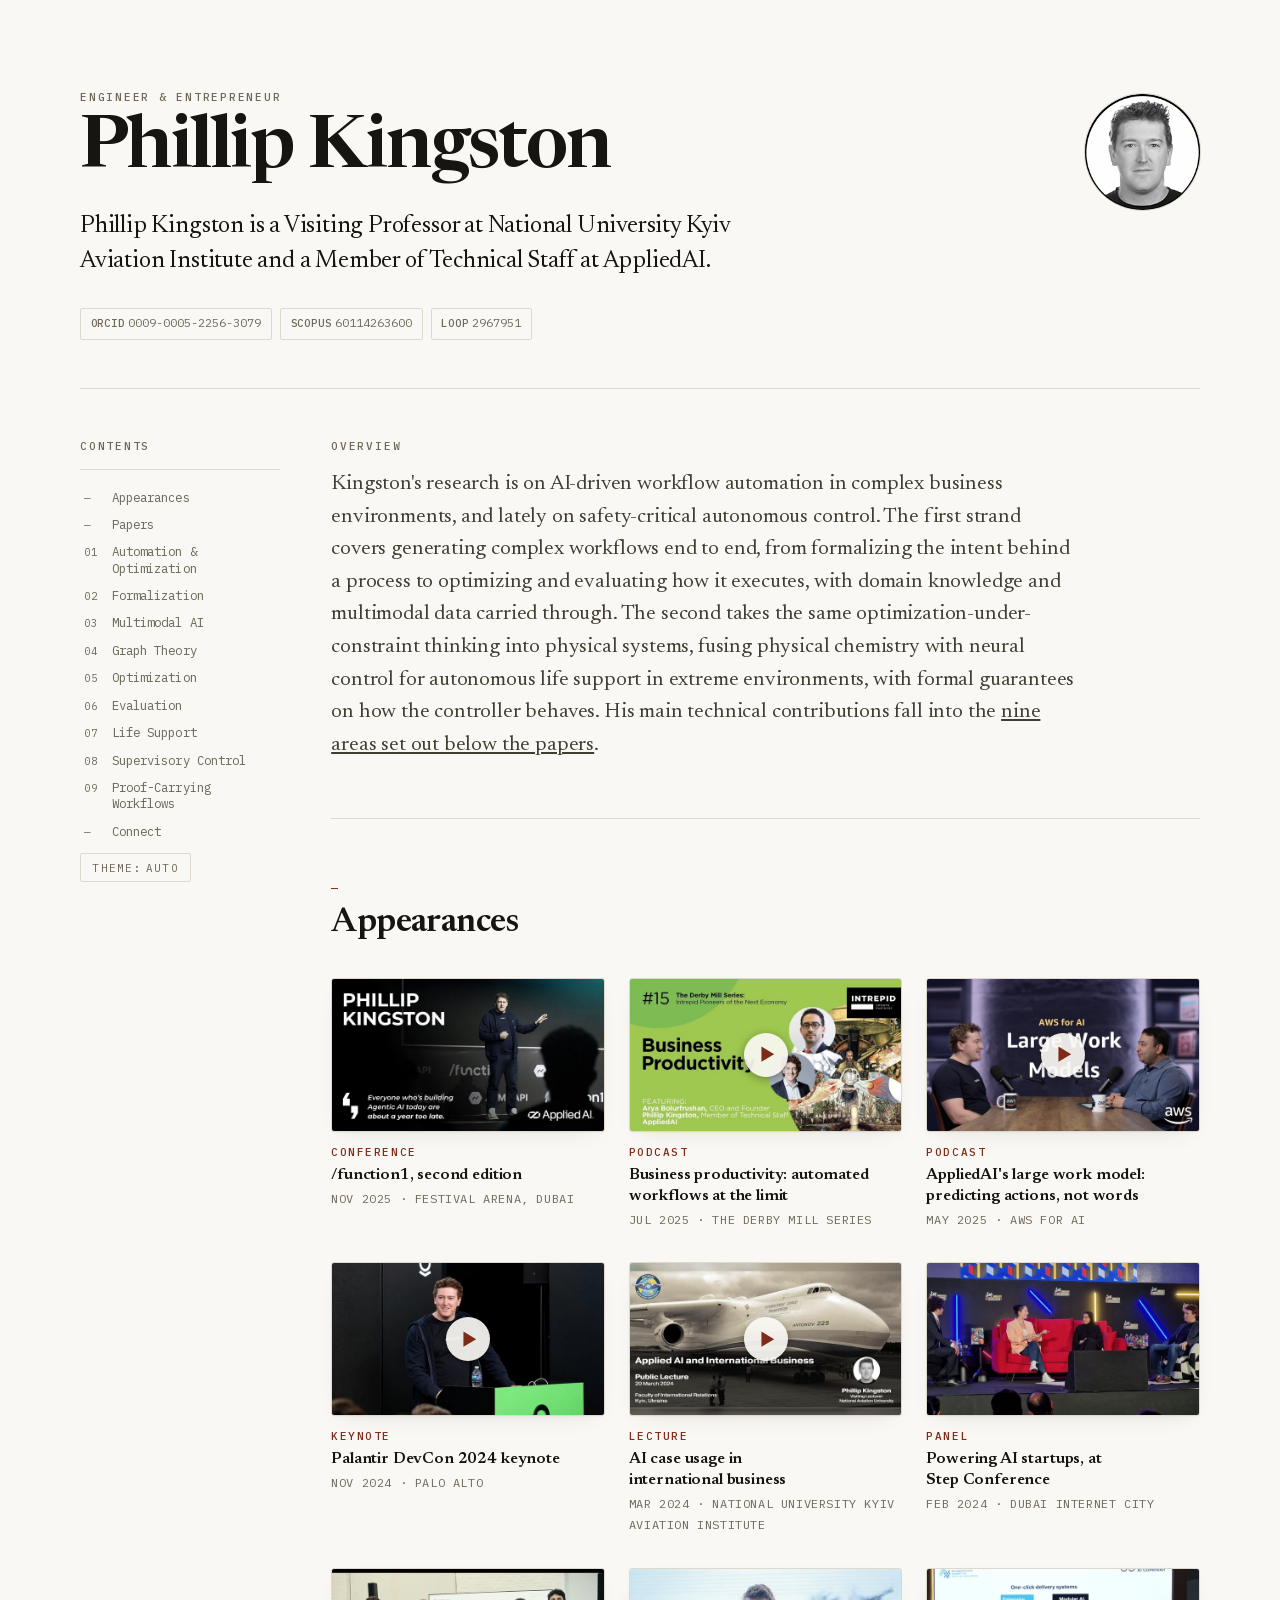
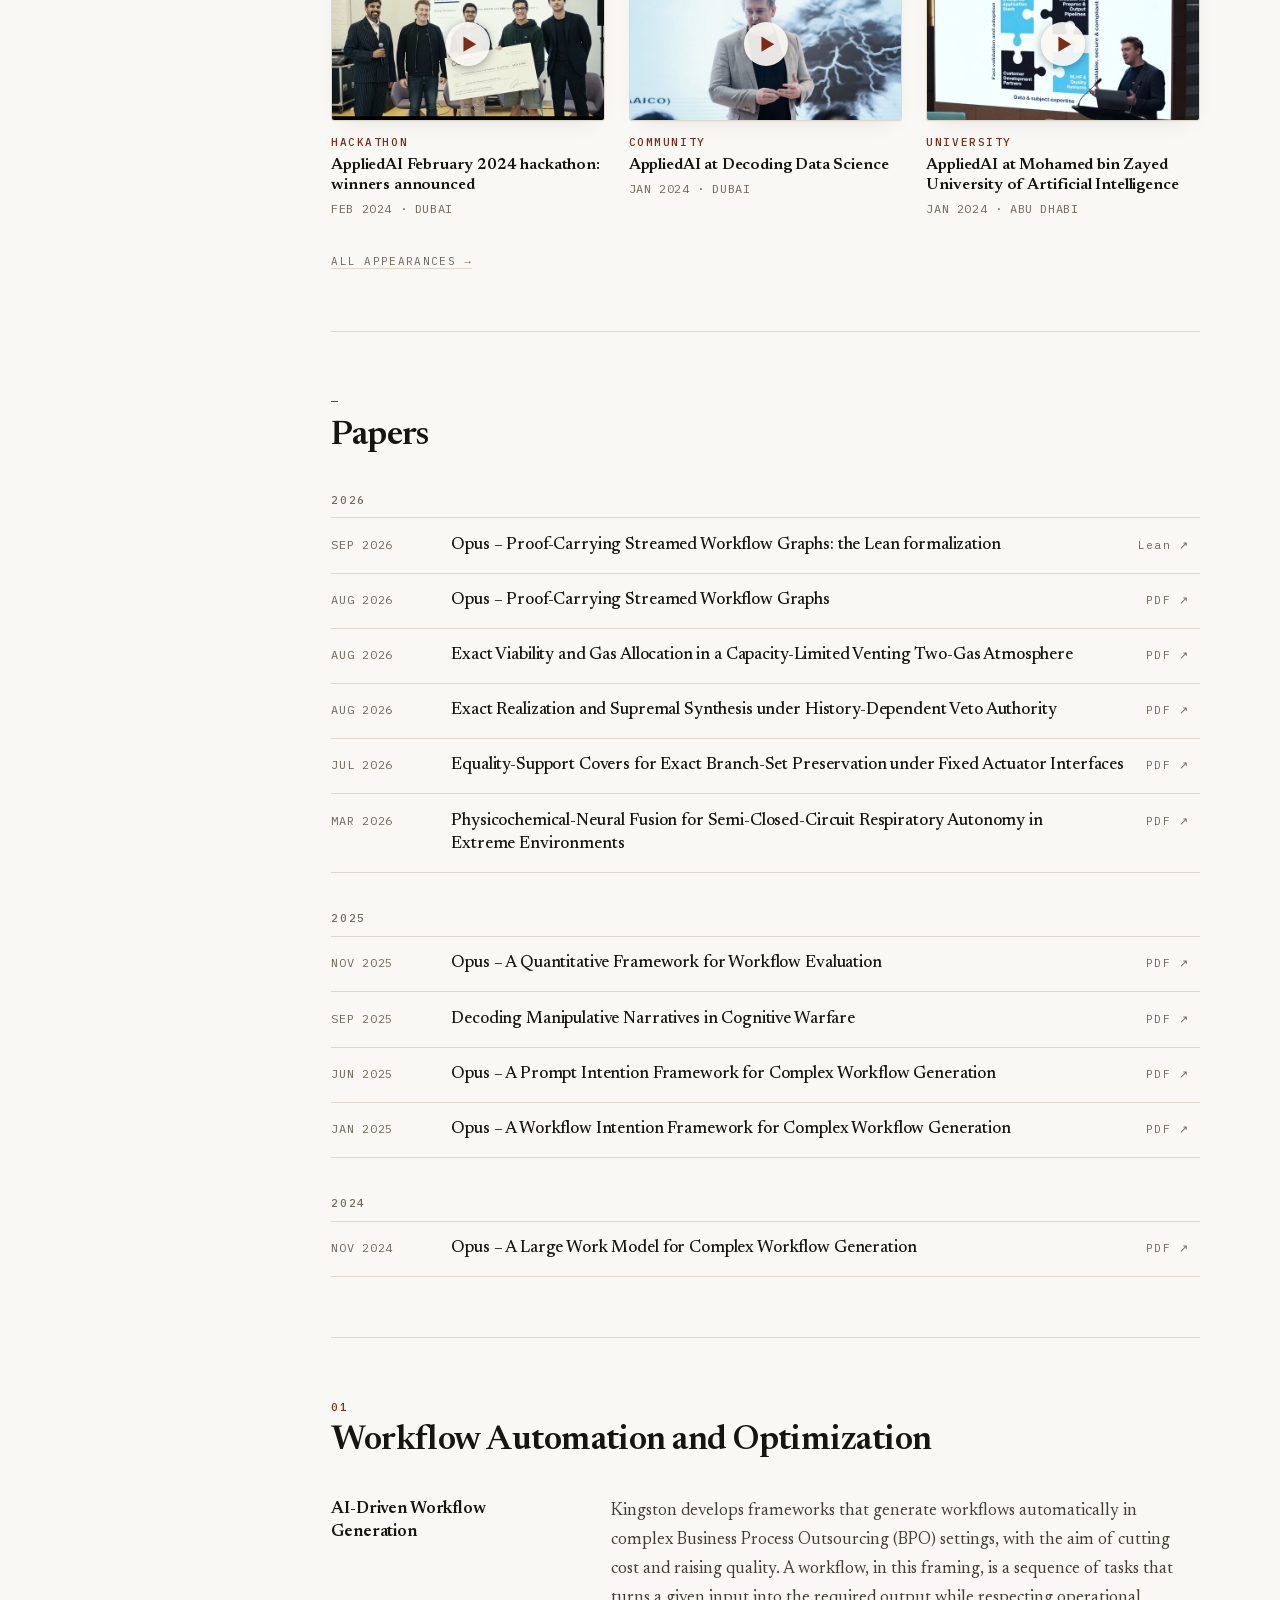
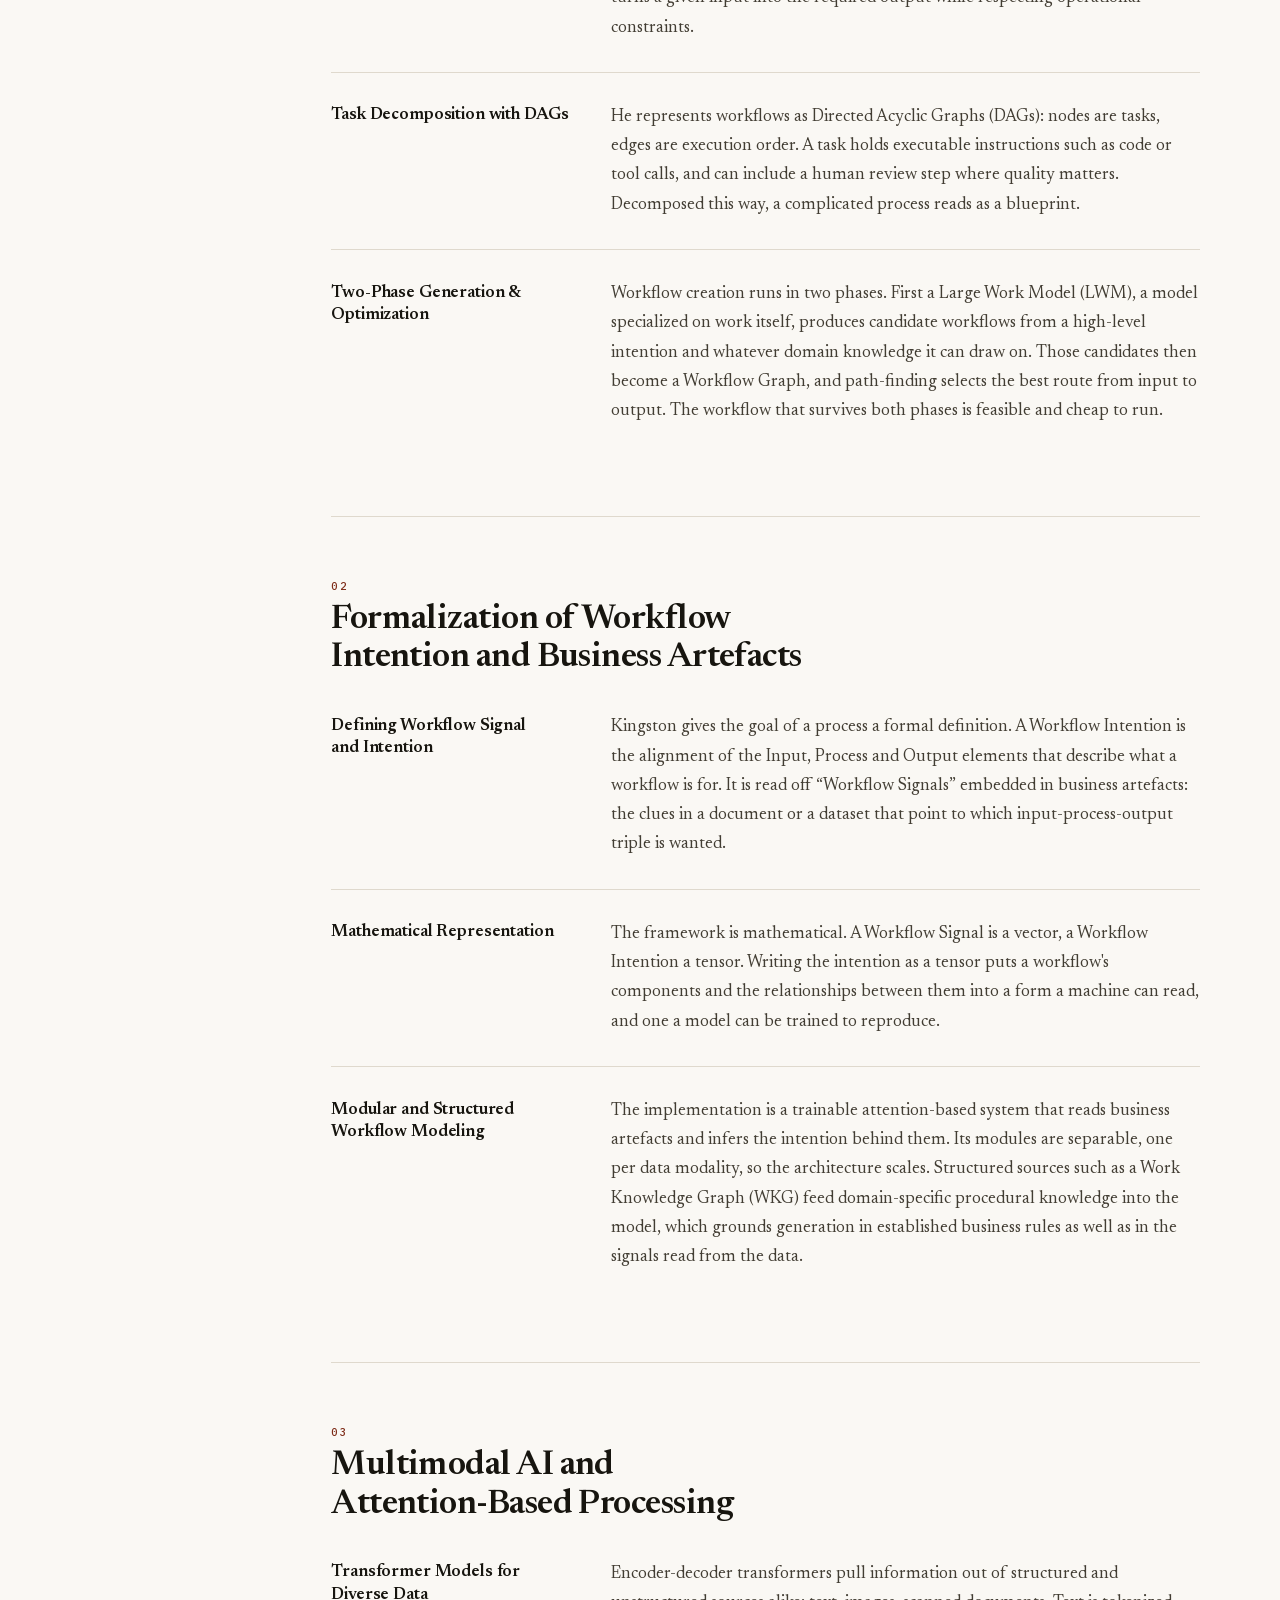
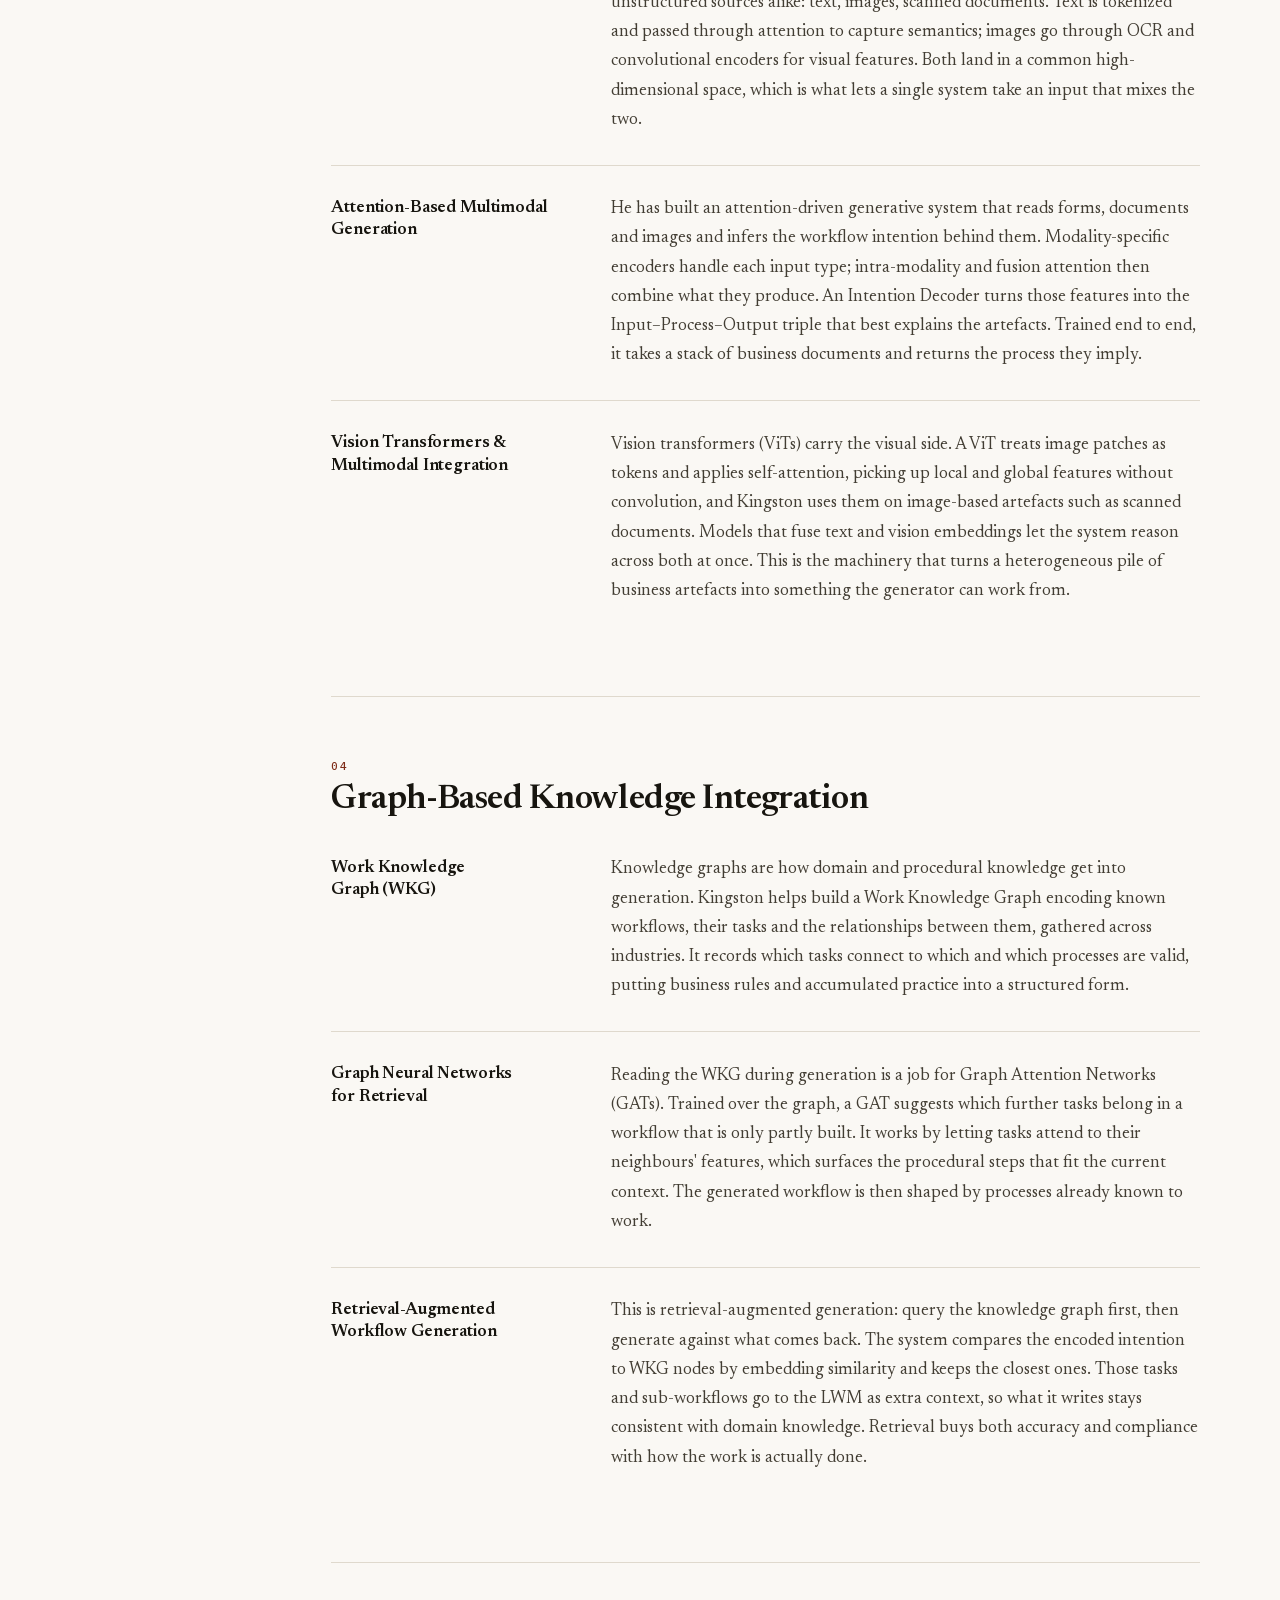
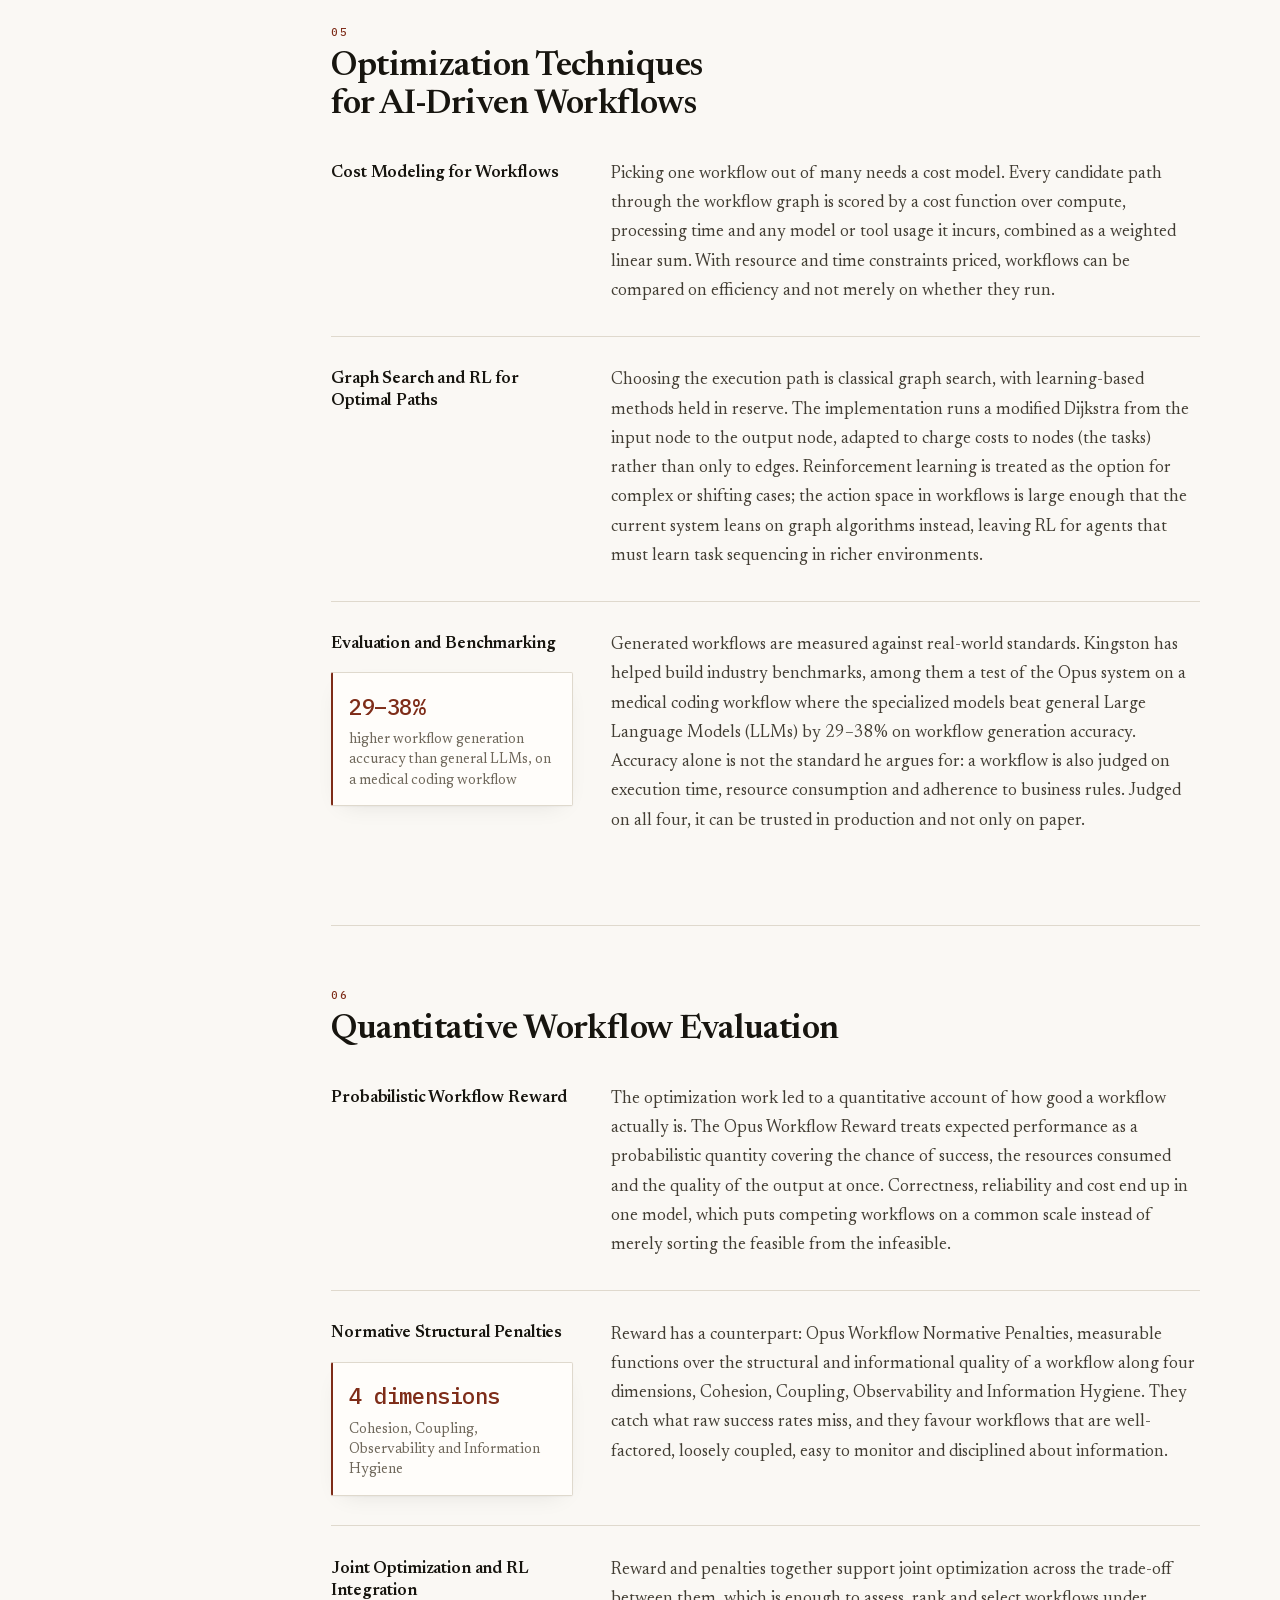
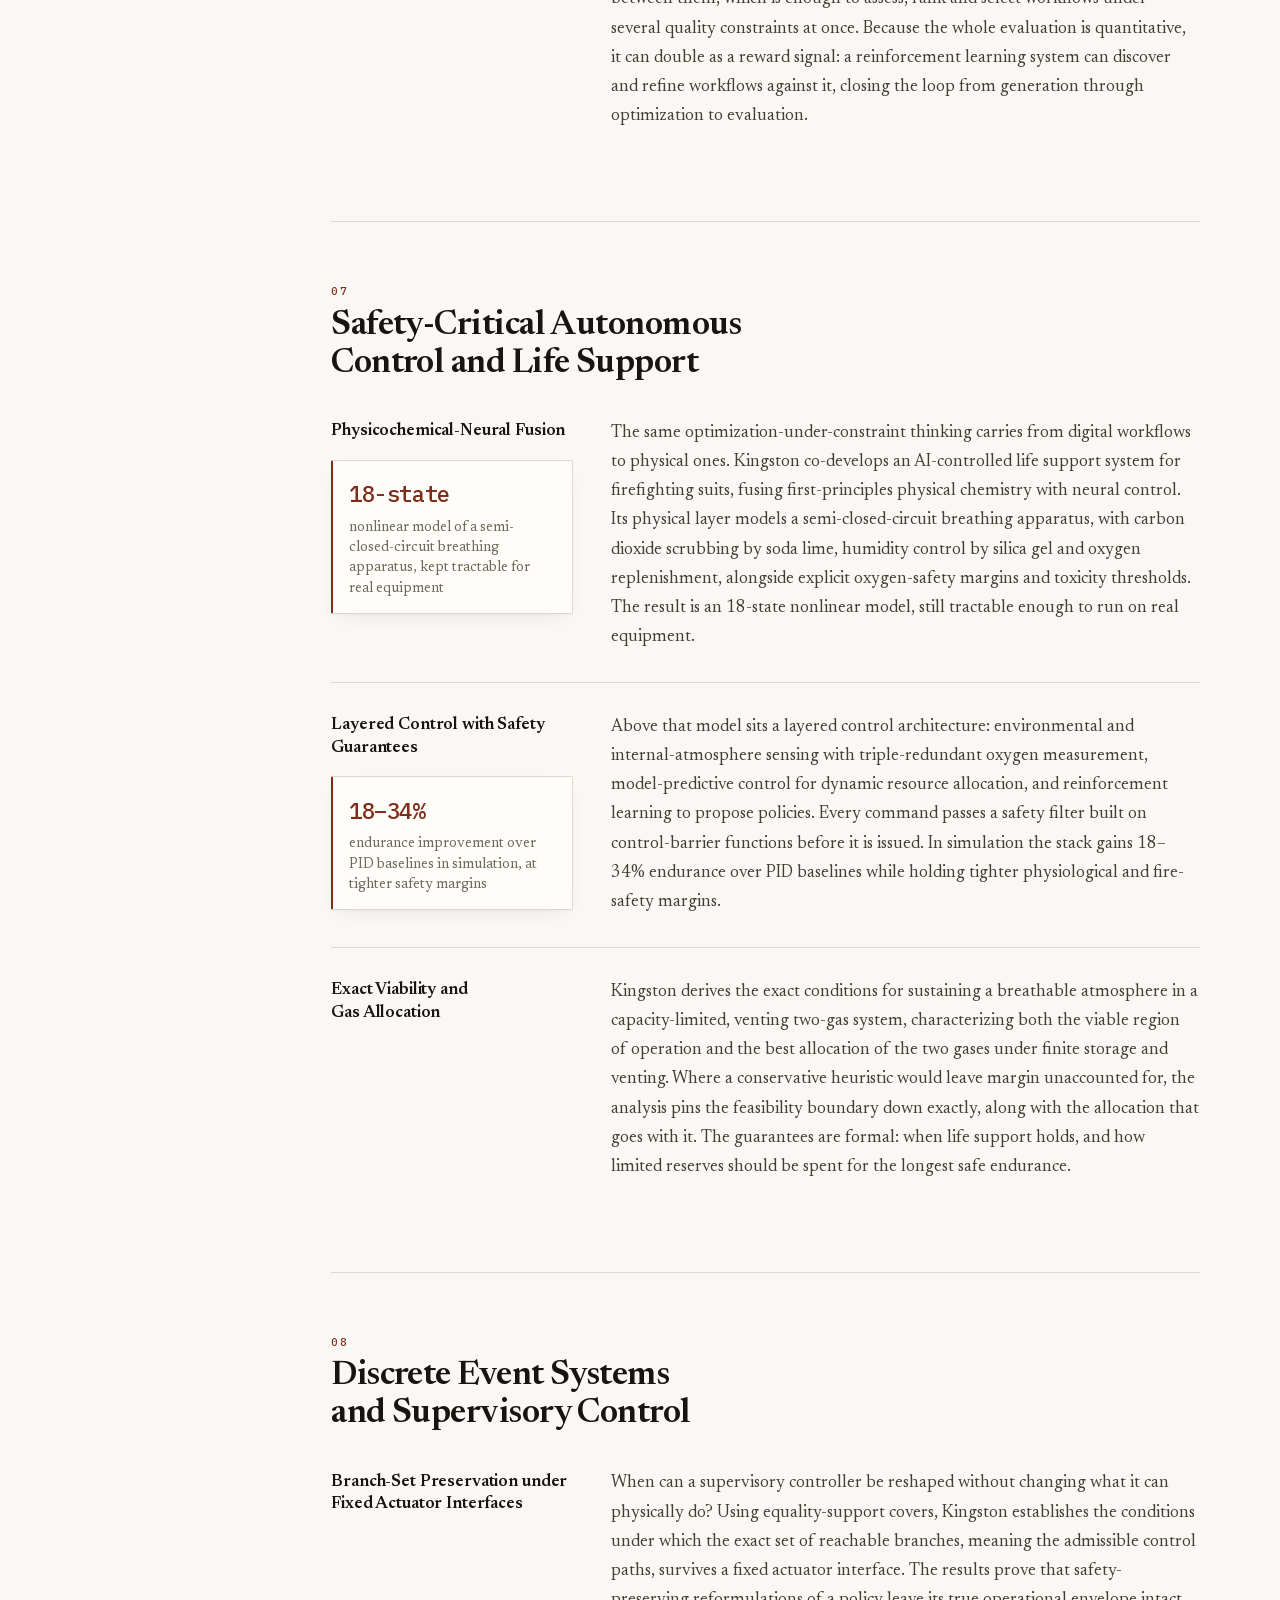
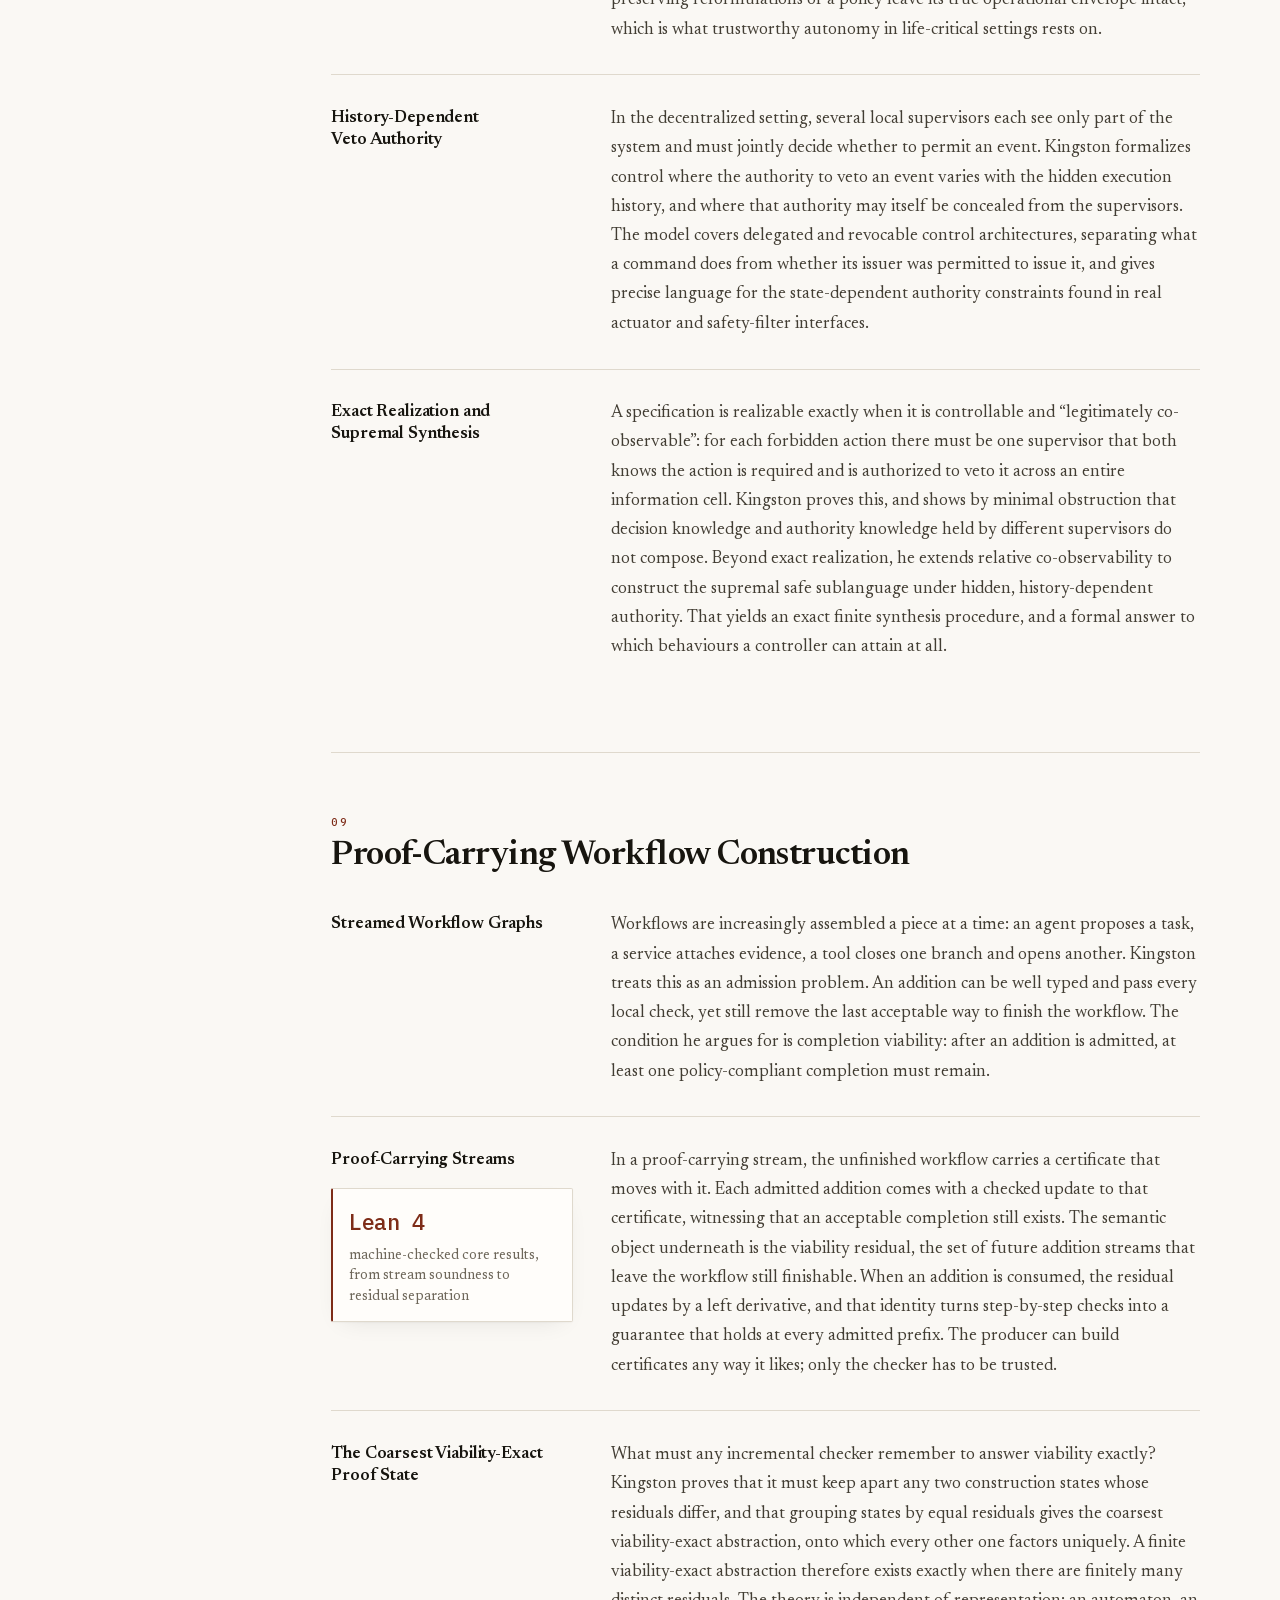
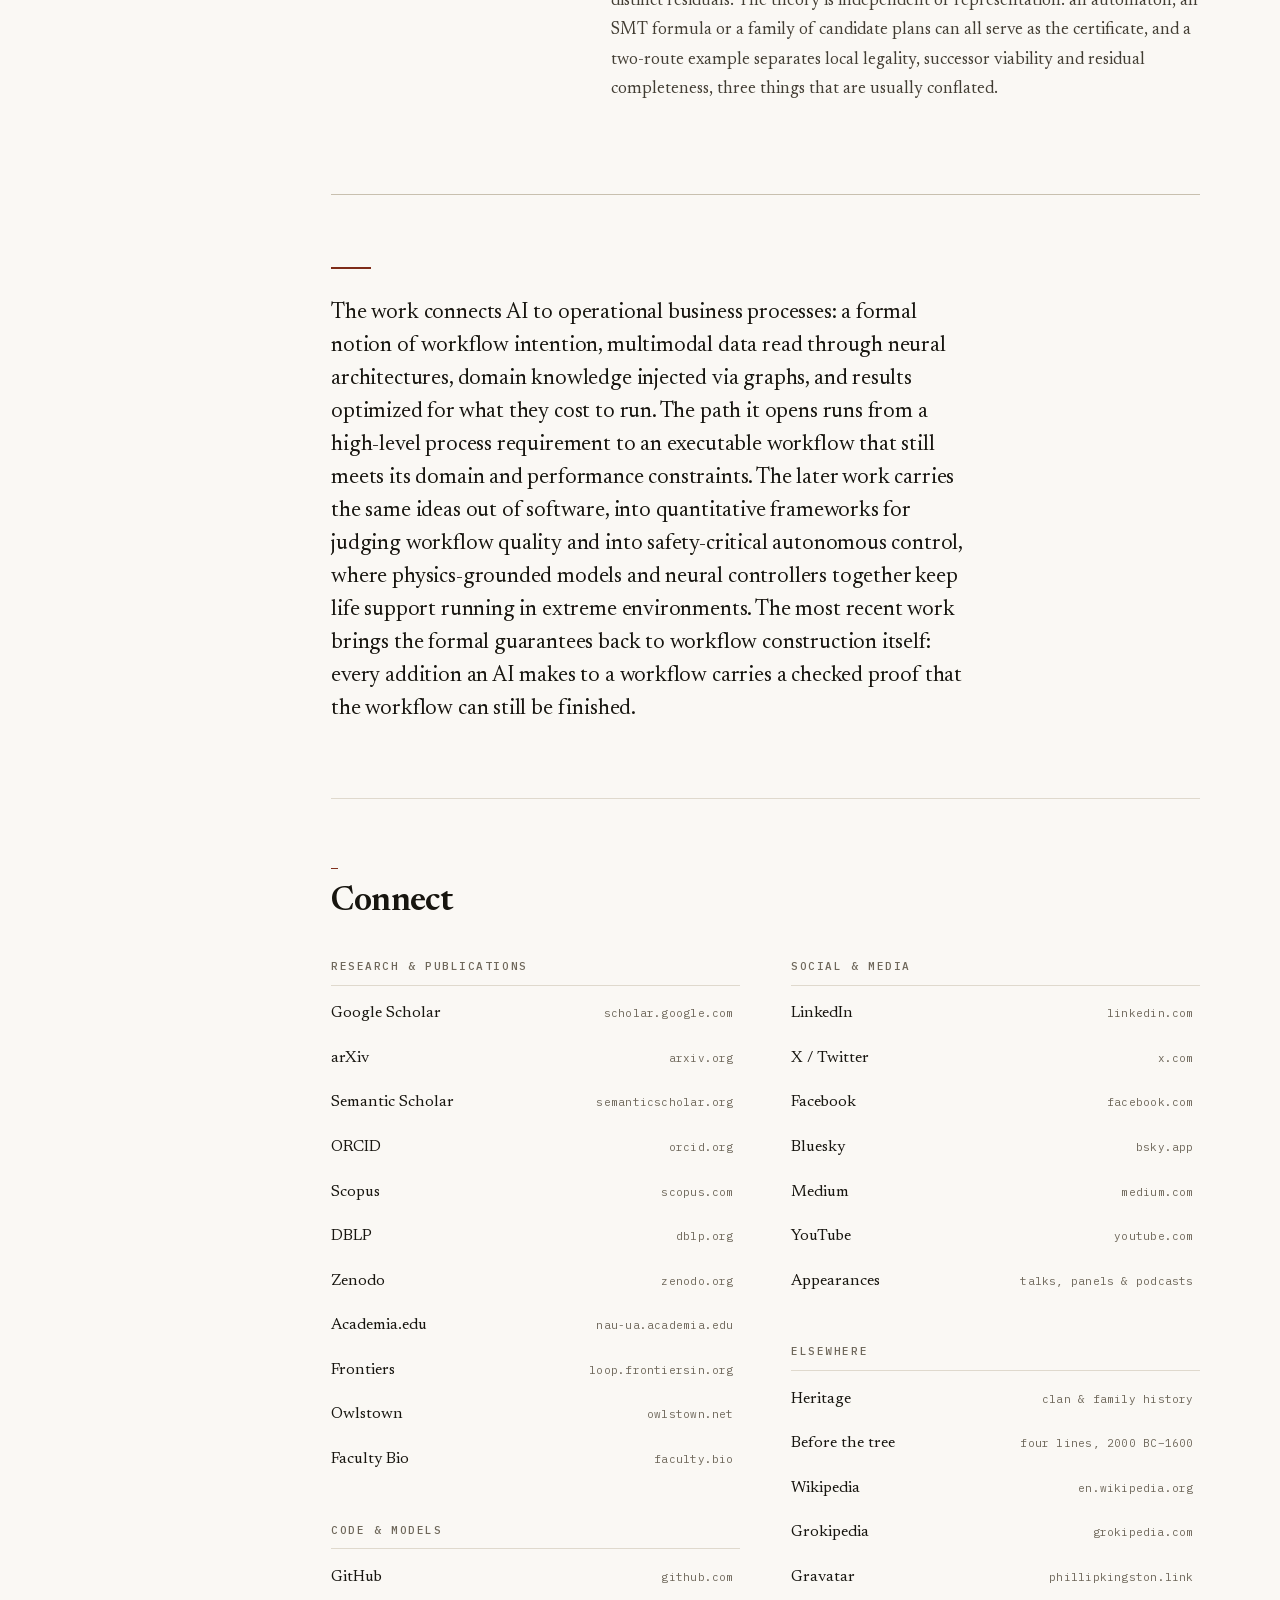
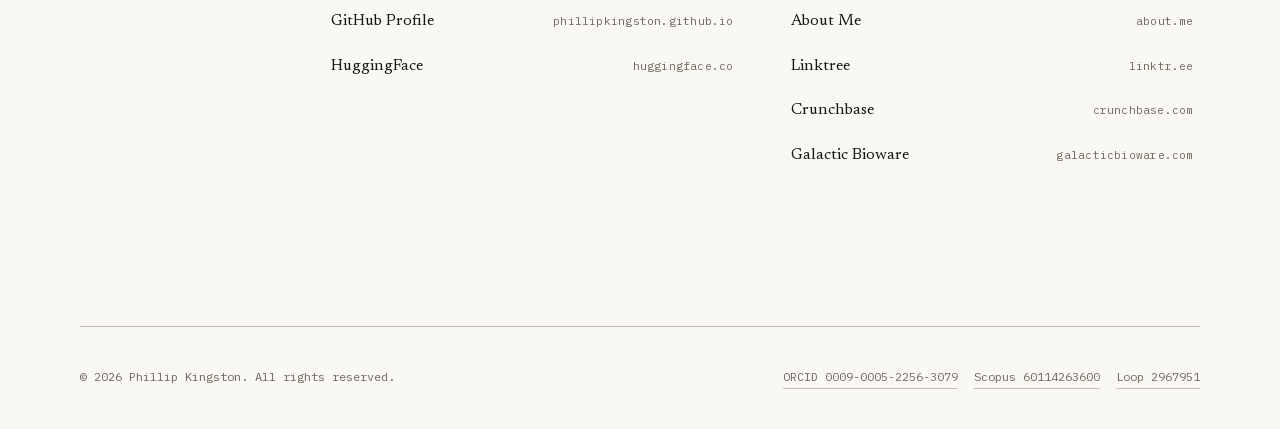
<file: index.html>
<!DOCTYPE html>
<html lang="en">
<head>
    <meta charset="UTF-8">
    <meta name="viewport" content="width=device-width, initial-scale=1.0">

    <title>Phillip Kingston - Engineer &amp; Entrepreneur</title>
    <meta name="description" content="Phillip Kingston is a British Australian entrepreneur and engineer that has spent twenty years in tech as a founder, CEO and CTO across financial services, cybersecurity, artificial intelligence, and deep tech industries. Companies founded include Sargon, GrowthOps, Galactic Bioware and Trimantium">
    <meta name="keywords" content="Phillip Kingston, Phil Kingston, AppliedAI, Opus, Machine Learning, National University Kyiv Aviation Institute, Sargon, Trimantium, GrowthOps">
    <meta name="author" content="Phillip Kingston">
    <meta name="robots" content="index, follow">
    <meta name="color-scheme" content="light dark">
    <meta name="theme-color" content="#faf8f4" media="(prefers-color-scheme: light)">
    <meta name="theme-color" content="#12110f" media="(prefers-color-scheme: dark)">

    <meta property="og:type" content="website">
    <meta property="og:locale" content="en_GB">
    <meta property="og:title" content="Phillip Kingston - Engineer &amp; Entrepreneur">
    <meta property="og:description" content="Phillip Kingston is a British Australian entrepreneur and engineer that has spent twenty years in tech as a founder, CEO and CTO across financial services, cybersecurity, artificial intelligence, and deep tech industries. Companies founded include Sargon, GrowthOps, Galactic Bioware and Trimantium">
    <meta property="og:image" content="https://www.phillipkingston.com/img/og-Meta-Image-1200x630.png">
    <meta property="og:image:width" content="1200">
    <meta property="og:image:height" content="630">
    <meta property="og:image:alt" content="Phillip Kingston - Engineer and Entrepreneur">
    <meta property="og:url" content="https://www.phillipkingston.com/">
    <meta property="og:site_name" content="Phillip Kingston - Engineer &amp; Entrepreneur">
    <meta name="twitter:card" content="summary_large_image">
    <meta name="twitter:title" content="Phillip Kingston - Engineer &amp; Entrepreneur">
    <meta name="twitter:description" content="Phillip Kingston is a British Australian entrepreneur and engineer that has spent twenty years in tech as a founder, CEO and CTO across financial services, cybersecurity, artificial intelligence, and deep tech industries. Companies founded include Sargon, GrowthOps, Galactic Bioware and Trimantium">
    <meta name="twitter:image" content="https://www.phillipkingston.com/img/Twitter-Image-1200x630.png">
    <meta name="twitter:image:alt" content="Phillip Kingston - Engineer and Entrepreneur">
    <meta name="twitter:site" content="@phillipkingston">
    <meta name="twitter:creator" content="@phillipkingston">

    <link rel="icon" href="/img/phillipkingston.ico" type="image/x-icon">
    <link rel="apple-touch-icon" href="/img/Apple-Touch-180x180.png">
    <link rel="canonical" href="https://www.phillipkingston.com/">
    <link rel="preload" href="/fonts/newsreader-latin-var.woff2" as="font" type="font/woff2" crossorigin>
    <link rel="preload" href="/fonts/ibm-plex-mono-500-latin.woff2" as="font" type="font/woff2" crossorigin>
    <link rel="stylesheet" href="/css/styles110920261.css">

    <script>
    /* Apply the stored theme before first paint to avoid a flash. */
    try {
        var t = localStorage.getItem("theme");
        if (t === "light" || t === "dark") document.documentElement.dataset.theme = t;
    } catch (e) {}
    </script>

    <script async src="https://www.googletagmanager.com/gtag/js?id=G-1MK66YC5XJ"></script>
    <script>
    window.dataLayer = window.dataLayer || [];
    function gtag(){dataLayer.push(arguments);}
    gtag('js', new Date());

    gtag('config', 'G-1MK66YC5XJ');
    </script>
</head>
<body>
    <a class="skip" href="#main">Skip to content</a>
    <div class="progress" aria-hidden="true"><i></i></div>

    <div class="shell">
        <header class="masthead">
            <div class="masthead__grid">
                <div class="masthead__text">
                    <p class="eyebrow">Engineer &amp; Entrepreneur</p>
                    <h1>Phillip Kingston</h1>
                    <p class="lede">Phillip Kingston is a Visiting Professor at National University Kyiv Aviation Institute and a Member of Technical Staff at AppliedAI.</p>
                    <ul class="ids">
                        <li><a href="https://orcid.org/0009-0005-2256-3079" target="_blank" rel="noopener"><b>ORCID</b> 0009-0005-2256-3079</a></li>
                        <li><a href="https://www.scopus.com/pages/authors/60114263600" target="_blank" rel="noopener"><b>Scopus</b> 60114263600</a></li>
                        <li><a href="https://loop.frontiersin.org/people/2967951/overview" target="_blank" rel="noopener"><b>Loop</b> 2967951</a></li>
                    </ul>
                </div>
                <figure class="portrait">
                    <img src="/img/Apple-Touch-180x180.png" width="180" height="180" alt="Portrait of Phillip Kingston">
                </figure>
            </div>
        </header>

        <div class="layout">
            <nav class="rail" aria-label="Contents">
                <p class="rail__title">Contents</p>
                <ol class="rail__list">
                    <li><a href="#appearances"><span class="num">&#8212;</span> <span>Appearances</span></a></li>
                    <li><a href="#papers"><span class="num">&#8212;</span> <span>Papers</span></a></li>
                    <li><a href="#automation"><span class="num">01</span> <span>Automation &amp; Optimization</span></a></li>
                    <li><a href="#formalization"><span class="num">02</span> <span>Formalization</span></a></li>
                    <li><a href="#multimodal"><span class="num">03</span> <span>Multimodal AI</span></a></li>
                    <li><a href="#knowledge-graphs"><span class="num">04</span> <span>Graph Theory</span></a></li>
                    <li><a href="#optimization"><span class="num">05</span> <span>Optimization</span></a></li>
                    <li><a href="#evaluation"><span class="num">06</span> <span>Evaluation</span></a></li>
                    <li><a href="#life-support"><span class="num">07</span> <span>Life Support</span></a></li>
                    <li><a href="#supervisory-control"><span class="num">08</span> <span>Supervisory Control</span></a></li>
                    <li><a href="#proof-carrying"><span class="num">09</span> <span>Proof-Carrying Workflows</span></a></li>
                    <li><a href="#connect"><span class="num">&#8212;</span> <span>Connect</span></a></li>
                </ol>
                <button class="theme" type="button" id="theme-toggle" hidden>
                    Theme: <span id="theme-label">Auto</span>
                </button>
            </nav>

            <main id="main">
                <section class="overview">
                    <p class="eyebrow">Overview</p>
                    <p class="lede lede--wide">Kingston&#39;s research is on AI-driven workflow automation in complex business environments, and lately on safety-critical autonomous control. The first strand covers generating complex workflows end to end, from formalizing the intent behind a process to optimizing and evaluating how it executes, with domain knowledge and multimodal data carried through. The second takes the same optimization-under-constraint thinking into physical systems, fusing physical chemistry with neural control for autonomous life support in extreme environments, with formal guarantees on how the controller behaves. His main technical contributions fall into the <a href="#automation">nine areas set out below the papers</a>.</p>
                </section>

                <section class="section" id="appearances" aria-labelledby="appearances-h">
                    <div class="section__head">
                        <p class="section__num">&#8212;</p>
                        <h2 id="appearances-h">Appearances</h2>
                    </div>
                    <ul class="watch">
                        <li><a href="/videos/#function1">
                            <span class="watch__frame"><img src="/img/videos/function1-2025-cover-640.jpg" width="640" height="360" loading="lazy" alt=""></span>
                            <span class="watch__text">
                                <span class="watch__kind">Conference</span>
                                <span class="watch__title">/function1, second edition</span>
                                <span class="watch__meta"><time datetime="2025-11-18">Nov 2025</time> &#183; Festival Arena, Dubai</span>
                            </span>
                        </a></li>
                        <li><a href="/videos/#derby-mill">
                            <span class="watch__frame"><img src="/img/videos/P8IVkxhXCw8-640.jpg" width="640" height="360" loading="lazy" alt=""><span class="watch__play" aria-hidden="true"><svg viewBox="0 0 16 16" focusable="false"><path d="M3 1.4 14 8 3 14.6Z"/></svg></span></span>
                            <span class="watch__text">
                                <span class="watch__kind">Podcast</span>
                                <span class="watch__title">Business productivity: automated workflows at the limit</span>
                                <span class="watch__meta"><time datetime="2025-07">Jul 2025</time> &#183; The Derby Mill Series</span>
                            </span>
                        </a></li>
                        <li><a href="/videos/#aws-for-ai">
                            <span class="watch__frame"><img src="/img/videos/b80GKpEcr0M-640.jpg" width="640" height="360" loading="lazy" alt=""><span class="watch__play" aria-hidden="true"><svg viewBox="0 0 16 16" focusable="false"><path d="M3 1.4 14 8 3 14.6Z"/></svg></span></span>
                            <span class="watch__text">
                                <span class="watch__kind">Podcast</span>
                                <span class="watch__title">AppliedAI&#39;s large work model: predicting actions, not words</span>
                                <span class="watch__meta"><time datetime="2025-05">May 2025</time> &#183; AWS for AI</span>
                            </span>
                        </a></li>
                        <li><a href="/videos/#keynote">
                            <span class="watch__frame"><img src="/img/videos/palantir-cover-640.jpg" width="640" height="360" loading="lazy" alt=""><span class="watch__play" aria-hidden="true"><svg viewBox="0 0 16 16" focusable="false"><path d="M3 1.4 14 8 3 14.6Z"/></svg></span></span>
                            <span class="watch__text">
                                <span class="watch__kind">Keynote</span>
                                <span class="watch__title">Palantir DevCon 2024 keynote</span>
                                <span class="watch__meta"><time datetime="2024-11">Nov 2024</time> &#183; Palo Alto</span>
                            </span>
                        </a></li>
                        <li><a href="/videos/#kyiv-aviation">
                            <span class="watch__frame"><img src="/img/videos/kyiv-aviation-cover-640.jpg" width="640" height="360" loading="lazy" alt=""><span class="watch__play" aria-hidden="true"><svg viewBox="0 0 16 16" focusable="false"><path d="M3 1.4 14 8 3 14.6Z"/></svg></span></span>
                            <span class="watch__text">
                                <span class="watch__kind">Lecture</span>
                                <span class="watch__title">AI case usage in international business</span>
                                <span class="watch__meta"><time datetime="2024-03-26">Mar 2024</time> &#183; National University Kyiv Aviation Institute</span>
                            </span>
                        </a></li>
                        <li><a href="/videos/#step-2024">
                            <span class="watch__frame"><img src="/img/videos/step-2024-cover-640.jpg" width="640" height="360" loading="lazy" alt=""></span>
                            <span class="watch__text">
                                <span class="watch__kind">Panel</span>
                                <span class="watch__title">Powering AI startups, at Step Conference</span>
                                <span class="watch__meta"><time datetime="2024-02-21">Feb 2024</time> &#183; Dubai Internet City</span>
                            </span>
                        </a></li>
                        <li><a href="/videos/#hackathon">
                            <span class="watch__frame"><img src="/img/videos/PrUwBkPCvXA-640.jpg" width="640" height="360" loading="lazy" alt=""><span class="watch__play" aria-hidden="true"><svg viewBox="0 0 16 16" focusable="false"><path d="M3 1.4 14 8 3 14.6Z"/></svg></span></span>
                            <span class="watch__text">
                                <span class="watch__kind">Hackathon</span>
                                <span class="watch__title">AppliedAI February 2024 hackathon: winners announced</span>
                                <span class="watch__meta"><time datetime="2024-02-15">Feb 2024</time> &#183; Dubai</span>
                            </span>
                        </a></li>
                        <li><a href="/videos/#decoding-data-science">
                            <span class="watch__frame"><img src="/img/videos/decoding-data-science-cover-640.jpg" width="640" height="360" loading="lazy" alt=""><span class="watch__play" aria-hidden="true"><svg viewBox="0 0 16 16" focusable="false"><path d="M3 1.4 14 8 3 14.6Z"/></svg></span></span>
                            <span class="watch__text">
                                <span class="watch__kind">Community</span>
                                <span class="watch__title">AppliedAI at Decoding Data Science</span>
                                <span class="watch__meta"><time datetime="2024-01-18">Jan 2024</time> &#183; Dubai</span>
                            </span>
                        </a></li>
                        <li><a href="/videos/#mbzuai">
                            <span class="watch__frame"><img src="/img/videos/mbzuai-cover-640.jpg" width="640" height="360" loading="lazy" alt=""><span class="watch__play" aria-hidden="true"><svg viewBox="0 0 16 16" focusable="false"><path d="M3 1.4 14 8 3 14.6Z"/></svg></span></span>
                            <span class="watch__text">
                                <span class="watch__kind">University</span>
                                <span class="watch__title">AppliedAI at Mohamed bin Zayed University of Artificial Intelligence</span>
                                <span class="watch__meta"><time datetime="2024-01-11">Jan 2024</time> &#183; Abu Dhabi</span>
                            </span>
                        </a></li>
                    </ul>
                    <p class="watch__all"><a href="/videos/">All appearances &#8594;</a></p>
                </section>

                <section class="section" id="papers" aria-labelledby="papers-h">
                    <div class="section__head">
                        <p class="section__num">&#8212;</p>
                        <h2 id="papers-h">Papers</h2>
                    </div>

                    <h3 class="papers__year">2026</h3>
                    <ul class="papers">
                        <li class="paper"><a href="https://doi.org/10.5281/zenodo.22695674" target="_blank" rel="noopener">
                            <time class="paper__date" datetime="2026-09-09">Sep 2026</time>
                            <span class="paper__title">Opus &#8211; Proof-Carrying Streamed Workflow Graphs: the Lean formalization</span>
                            <span class="paper__cta">Lean &#8599;</span>
                        </a></li>
                        <li class="paper"><a href="/pdf/Opus-Proof-Carrying-Streamed-Workflow-Graphs.pdf" target="_blank" rel="noopener">
                            <time class="paper__date" datetime="2026-08">Aug 2026</time>
                            <span class="paper__title">Opus &#8211; Proof-Carrying Streamed Workflow Graphs</span>
                            <span class="paper__cta">PDF &#8599;</span>
                        </a></li>
                        <li class="paper"><a href="/pdf/Exact-Viability-and-Gas-Allocation-in-a-Capacity-Limited-Venting-Two-Gas-Atmosphere.pdf" target="_blank" rel="noopener">
                            <time class="paper__date" datetime="2026-08">Aug 2026</time>
                            <span class="paper__title">Exact Viability and Gas Allocation in a Capacity-Limited Venting Two-Gas Atmosphere</span>
                            <span class="paper__cta">PDF &#8599;</span>
                        </a></li>
                        <li class="paper"><a href="/pdf/Exact-Realization-and-Supremal-Synthesis-under-History-Dependent-Veto-Authority.pdf" target="_blank" rel="noopener">
                            <time class="paper__date" datetime="2026-08">Aug 2026</time>
                            <span class="paper__title">Exact Realization and Supremal Synthesis under History-Dependent Veto Authority</span>
                            <span class="paper__cta">PDF &#8599;</span>
                        </a></li>
                        <li class="paper"><a href="/pdf/Equality-Support-Covers-for-Exact-Branch-Set-Preservation-under-Fixed-Actuator-Interfaces.pdf" target="_blank" rel="noopener">
                            <time class="paper__date" datetime="2026-07">Jul 2026</time>
                            <span class="paper__title">Equality-Support Covers for Exact Branch-Set Preservation under Fixed Actuator Interfaces</span>
                            <span class="paper__cta">PDF &#8599;</span>
                        </a></li>
                        <li class="paper"><a href="/pdf/Physicochemical-Neural%20Fusion-for-Semi-Closed-Circuit-Respiratory-Autonomy-in-Extreme-Environments.pdf" target="_blank" rel="noopener">
                            <time class="paper__date" datetime="2026-03">Mar 2026</time>
                            <span class="paper__title">Physicochemical-Neural Fusion for Semi-Closed-Circuit Respiratory Autonomy in Extreme Environments</span>
                            <span class="paper__cta">PDF &#8599;</span>
                        </a></li>
                    </ul>

                    <h3 class="papers__year">2025</h3>
                    <ul class="papers">
                        <li class="paper"><a href="/pdf/Opus-A-Quantitative-Framework-for-Workflow%20Evaluation.pdf" target="_blank" rel="noopener">
                            <time class="paper__date" datetime="2025-11">Nov 2025</time>
                            <span class="paper__title">Opus &#8211; A Quantitative Framework for Workflow Evaluation</span>
                            <span class="paper__cta">PDF &#8599;</span>
                        </a></li>
                        <li class="paper"><a href="/pdf/Decoding-manipulative-narratives-in-cognitive-warfare.pdf" target="_blank" rel="noopener">
                            <time class="paper__date" datetime="2025-09">Sep 2025</time>
                            <span class="paper__title">Decoding Manipulative Narratives in Cognitive Warfare</span>
                            <span class="paper__cta">PDF &#8599;</span>
                        </a></li>
                        <li class="paper"><a href="/pdf/Opus-A-Prompt-Intention-Framework-for-Complex-Workflow-Generation.pdf" target="_blank" rel="noopener">
                            <time class="paper__date" datetime="2025-06">Jun 2025</time>
                            <span class="paper__title">Opus &#8211; A Prompt Intention Framework for Complex Workflow Generation</span>
                            <span class="paper__cta">PDF &#8599;</span>
                        </a></li>
                        <li class="paper"><a href="/pdf/Opus-A-Workflow-Intention-Framework-for-Complex-Workflow-Generation.pdf" target="_blank" rel="noopener">
                            <time class="paper__date" datetime="2025-01">Jan 2025</time>
                            <span class="paper__title">Opus &#8211; A Workflow Intention Framework for Complex Workflow Generation</span>
                            <span class="paper__cta">PDF &#8599;</span>
                        </a></li>
                    </ul>

                    <h3 class="papers__year">2024</h3>
                    <ul class="papers">
                        <li class="paper"><a href="/pdf/Opus-A-Large-Work-Model-for-Complex-Workflow-Generation.pdf" target="_blank" rel="noopener">
                            <time class="paper__date" datetime="2024-11">Nov 2024</time>
                            <span class="paper__title">Opus &#8211; A Large Work Model for Complex Workflow Generation</span>
                            <span class="paper__cta">PDF &#8599;</span>
                        </a></li>
                    </ul>
                </section>

                <section class="section" id="automation" aria-labelledby="automation-h">
                    <div class="section__head">
                        <p class="section__num">01</p>
                        <h2 id="automation-h">Workflow Automation and Optimization</h2>
                    </div>
                    <div class="claims">
                        <article class="claim">
                            <div class="claim__head"><h3>AI-Driven Workflow Generation</h3></div>
                            <div class="claim__body"><p>Kingston develops frameworks that generate workflows automatically in complex Business Process Outsourcing (BPO) settings, with the aim of cutting cost and raising quality. A workflow, in this framing, is a sequence of tasks that turns a given input into the required output while respecting operational constraints.</p></div>
                        </article>
                        <article class="claim">
                            <div class="claim__head"><h3>Task Decomposition with DAGs</h3></div>
                            <div class="claim__body"><p>He represents workflows as Directed Acyclic Graphs (DAGs): nodes are tasks, edges are execution order. A task holds executable instructions such as code or tool calls, and can include a human review step where quality matters. Decomposed this way, a complicated process reads as a blueprint.</p></div>
                        </article>
                        <article class="claim">
                            <div class="claim__head"><h3>Two-Phase Generation &amp; Optimization</h3></div>
                            <div class="claim__body"><p>Workflow creation runs in two phases. First a Large Work Model (LWM), a model specialized on work itself, produces candidate workflows from a high-level intention and whatever domain knowledge it can draw on. Those candidates then become a Workflow Graph, and path-finding selects the best route from input to output. The workflow that survives both phases is feasible and cheap to run.</p></div>
                        </article>
                    </div>
                </section>

                <section class="section" id="formalization" aria-labelledby="formalization-h">
                    <div class="section__head">
                        <p class="section__num">02</p>
                        <h2 id="formalization-h">Formalization of Workflow Intention and Business Artefacts</h2>
                    </div>
                    <div class="claims">
                        <article class="claim">
                            <div class="claim__head"><h3>Defining Workflow Signal and Intention</h3></div>
                            <div class="claim__body"><p>Kingston gives the goal of a process a formal definition. A Workflow Intention is the alignment of the Input, Process and Output elements that describe what a workflow is for. It is read off &#8220;Workflow Signals&#8221; embedded in business artefacts: the clues in a document or a dataset that point to which input-process-output triple is wanted.</p></div>
                        </article>
                        <article class="claim">
                            <div class="claim__head"><h3>Mathematical Representation</h3></div>
                            <div class="claim__body"><p>The framework is mathematical. A Workflow Signal is a vector, a Workflow Intention a tensor. Writing the intention as a tensor puts a workflow&#39;s components and the relationships between them into a form a machine can read, and one a model can be trained to reproduce.</p></div>
                        </article>
                        <article class="claim">
                            <div class="claim__head"><h3>Modular and Structured Workflow Modeling</h3></div>
                            <div class="claim__body"><p>The implementation is a trainable attention-based system that reads business artefacts and infers the intention behind them. Its modules are separable, one per data modality, so the architecture scales. Structured sources such as a Work Knowledge Graph (WKG) feed domain-specific procedural knowledge into the model, which grounds generation in established business rules as well as in the signals read from the data.</p></div>
                        </article>
                    </div>
                </section>

                <section class="section" id="multimodal" aria-labelledby="multimodal-h">
                    <div class="section__head">
                        <p class="section__num">03</p>
                        <h2 id="multimodal-h">Multimodal AI and Attention-Based Processing</h2>
                    </div>
                    <div class="claims">
                        <article class="claim">
                            <div class="claim__head"><h3>Transformer Models for Diverse Data</h3></div>
                            <div class="claim__body"><p>Encoder-decoder transformers pull information out of structured and unstructured sources alike: text, images, scanned documents. Text is tokenized and passed through attention to capture semantics; images go through OCR and convolutional encoders for visual features. Both land in a common high-dimensional space, which is what lets a single system take an input that mixes the two.</p></div>
                        </article>
                        <article class="claim">
                            <div class="claim__head"><h3>Attention-Based Multimodal Generation</h3></div>
                            <div class="claim__body"><p>He has built an attention-driven generative system that reads forms, documents and images and infers the workflow intention behind them. Modality-specific encoders handle each input type; intra-modality and fusion attention then combine what they produce. An Intention Decoder turns those features into the Input&#8211;Process&#8211;Output triple that best explains the artefacts. Trained end to end, it takes a stack of business documents and returns the process they imply.</p></div>
                        </article>
                        <article class="claim">
                            <div class="claim__head"><h3>Vision Transformers &amp; Multimodal Integration</h3></div>
                            <div class="claim__body"><p>Vision transformers (ViTs) carry the visual side. A ViT treats image patches as tokens and applies self-attention, picking up local and global features without convolution, and Kingston uses them on image-based artefacts such as scanned documents. Models that fuse text and vision embeddings let the system reason across both at once. This is the machinery that turns a heterogeneous pile of business artefacts into something the generator can work from.</p></div>
                        </article>
                    </div>
                </section>

                <section class="section" id="knowledge-graphs" aria-labelledby="knowledge-graphs-h">
                    <div class="section__head">
                        <p class="section__num">04</p>
                        <h2 id="knowledge-graphs-h">Graph-Based Knowledge Integration</h2>
                    </div>
                    <div class="claims">
                        <article class="claim">
                            <div class="claim__head"><h3>Work Knowledge Graph (WKG)</h3></div>
                            <div class="claim__body"><p>Knowledge graphs are how domain and procedural knowledge get into generation. Kingston helps build a Work Knowledge Graph encoding known workflows, their tasks and the relationships between them, gathered across industries. It records which tasks connect to which and which processes are valid, putting business rules and accumulated practice into a structured form.</p></div>
                        </article>
                        <article class="claim">
                            <div class="claim__head"><h3>Graph Neural Networks for Retrieval</h3></div>
                            <div class="claim__body"><p>Reading the WKG during generation is a job for Graph Attention Networks (GATs). Trained over the graph, a GAT suggests which further tasks belong in a workflow that is only partly built. It works by letting tasks attend to their neighbours&#39; features, which surfaces the procedural steps that fit the current context. The generated workflow is then shaped by processes already known to work.</p></div>
                        </article>
                        <article class="claim">
                            <div class="claim__head"><h3>Retrieval-Augmented Workflow Generation</h3></div>
                            <div class="claim__body"><p>This is retrieval-augmented generation: query the knowledge graph first, then generate against what comes back. The system compares the encoded intention to WKG nodes by embedding similarity and keeps the closest ones. Those tasks and sub-workflows go to the LWM as extra context, so what it writes stays consistent with domain knowledge. Retrieval buys both accuracy and compliance with how the work is actually done.</p></div>
                        </article>
                    </div>
                </section>

                <section class="section" id="optimization" aria-labelledby="optimization-h">
                    <div class="section__head">
                        <p class="section__num">05</p>
                        <h2 id="optimization-h">Optimization Techniques for AI-Driven Workflows</h2>
                    </div>
                    <div class="claims">
                        <article class="claim">
                            <div class="claim__head"><h3>Cost Modeling for Workflows</h3></div>
                            <div class="claim__body"><p>Picking one workflow out of many needs a cost model. Every candidate path through the workflow graph is scored by a cost function over compute, processing time and any model or tool usage it incurs, combined as a weighted linear sum. With resource and time constraints priced, workflows can be compared on efficiency and not merely on whether they run.</p></div>
                        </article>
                        <article class="claim">
                            <div class="claim__head"><h3>Graph Search and RL for Optimal Paths</h3></div>
                            <div class="claim__body"><p>Choosing the execution path is classical graph search, with learning-based methods held in reserve. The implementation runs a modified Dijkstra from the input node to the output node, adapted to charge costs to nodes (the tasks) rather than only to edges. Reinforcement learning is treated as the option for complex or shifting cases; the action space in workflows is large enough that the current system leans on graph algorithms instead, leaving RL for agents that must learn task sequencing in richer environments.</p></div>
                        </article>
                        <article class="claim">
                            <div class="claim__head">
                                <h3>Evaluation and Benchmarking</h3>
                                <p class="stat">
                                    <span class="stat__fig">29&#8211;38%</span>
                                    <span class="stat__label">higher workflow generation accuracy than general LLMs, on a medical coding workflow</span>
                                </p>
                            </div>
                            <div class="claim__body"><p>Generated workflows are measured against real-world standards. Kingston has helped build industry benchmarks, among them a test of the Opus system on a medical coding workflow where the specialized models beat general Large Language Models (LLMs) by 29&#8211;38% on workflow generation accuracy. Accuracy alone is not the standard he argues for: a workflow is also judged on execution time, resource consumption and adherence to business rules. Judged on all four, it can be trusted in production and not only on paper.</p></div>
                        </article>
                    </div>
                </section>

                <section class="section" id="evaluation" aria-labelledby="evaluation-h">
                    <div class="section__head">
                        <p class="section__num">06</p>
                        <h2 id="evaluation-h">Quantitative Workflow Evaluation</h2>
                    </div>
                    <div class="claims">
                        <article class="claim">
                            <div class="claim__head"><h3>Probabilistic Workflow Reward</h3></div>
                            <div class="claim__body"><p>The optimization work led to a quantitative account of how good a workflow actually is. The Opus Workflow Reward treats expected performance as a probabilistic quantity covering the chance of success, the resources consumed and the quality of the output at once. Correctness, reliability and cost end up in one model, which puts competing workflows on a common scale instead of merely sorting the feasible from the infeasible.</p></div>
                        </article>
                        <article class="claim">
                            <div class="claim__head">
                                <h3>Normative Structural Penalties</h3>
                                <p class="stat">
                                    <span class="stat__fig">4 dimensions</span>
                                    <span class="stat__label">Cohesion, Coupling, Observability and Information Hygiene</span>
                                </p>
                            </div>
                            <div class="claim__body"><p>Reward has a counterpart: Opus Workflow Normative Penalties, measurable functions over the structural and informational quality of a workflow along four dimensions, Cohesion, Coupling, Observability and Information Hygiene. They catch what raw success rates miss, and they favour workflows that are well-factored, loosely coupled, easy to monitor and disciplined about information.</p></div>
                        </article>
                        <article class="claim">
                            <div class="claim__head"><h3>Joint Optimization and RL Integration</h3></div>
                            <div class="claim__body"><p>Reward and penalties together support joint optimization across the trade-off between them, which is enough to assess, rank and select workflows under several quality constraints at once. Because the whole evaluation is quantitative, it can double as a reward signal: a reinforcement learning system can discover and refine workflows against it, closing the loop from generation through optimization to evaluation.</p></div>
                        </article>
                    </div>
                </section>

                <section class="section" id="life-support" aria-labelledby="life-support-h">
                    <div class="section__head">
                        <p class="section__num">07</p>
                        <h2 id="life-support-h">Safety-Critical Autonomous Control and Life Support</h2>
                    </div>
                    <div class="claims">
                        <article class="claim">
                            <div class="claim__head">
                                <h3>Physicochemical-Neural Fusion</h3>
                                <p class="stat">
                                    <span class="stat__fig">18-state</span>
                                    <span class="stat__label">nonlinear model of a semi-closed-circuit breathing apparatus, kept tractable for real equipment</span>
                                </p>
                            </div>
                            <div class="claim__body"><p>The same optimization-under-constraint thinking carries from digital workflows to physical ones. Kingston co-develops an AI-controlled life support system for firefighting suits, fusing first-principles physical chemistry with neural control. Its physical layer models a semi-closed-circuit breathing apparatus, with carbon dioxide scrubbing by soda lime, humidity control by silica gel and oxygen replenishment, alongside explicit oxygen-safety margins and toxicity thresholds. The result is an 18-state nonlinear model, still tractable enough to run on real equipment.</p></div>
                        </article>
                        <article class="claim">
                            <div class="claim__head">
                                <h3>Layered Control with Safety Guarantees</h3>
                                <p class="stat">
                                    <span class="stat__fig">18&#8211;34%</span>
                                    <span class="stat__label">endurance improvement over PID baselines in simulation, at tighter safety margins</span>
                                </p>
                            </div>
                            <div class="claim__body"><p>Above that model sits a layered control architecture: environmental and internal-atmosphere sensing with triple-redundant oxygen measurement, model-predictive control for dynamic resource allocation, and reinforcement learning to propose policies. Every command passes a safety filter built on control-barrier functions before it is issued. In simulation the stack gains 18&#8211;34% endurance over PID baselines while holding tighter physiological and fire-safety margins.</p></div>
                        </article>
                        <article class="claim">
                            <div class="claim__head"><h3>Exact Viability and Gas Allocation</h3></div>
                            <div class="claim__body"><p>Kingston derives the exact conditions for sustaining a breathable atmosphere in a capacity-limited, venting two-gas system, characterizing both the viable region of operation and the best allocation of the two gases under finite storage and venting. Where a conservative heuristic would leave margin unaccounted for, the analysis pins the feasibility boundary down exactly, along with the allocation that goes with it. The guarantees are formal: when life support holds, and how limited reserves should be spent for the longest safe endurance.</p></div>
                        </article>
                    </div>
                </section>

                <section class="section" id="supervisory-control" aria-labelledby="supervisory-control-h">
                    <div class="section__head">
                        <p class="section__num">08</p>
                        <h2 id="supervisory-control-h">Discrete Event Systems and Supervisory Control</h2>
                    </div>
                    <div class="claims">
                        <article class="claim">
                            <div class="claim__head"><h3>Branch-Set Preservation under Fixed Actuator Interfaces</h3></div>
                            <div class="claim__body"><p>When can a supervisory controller be reshaped without changing what it can physically do? Using equality-support covers, Kingston establishes the conditions under which the exact set of reachable branches, meaning the admissible control paths, survives a fixed actuator interface. The results prove that safety-preserving reformulations of a policy leave its true operational envelope intact, which is what trustworthy autonomy in life-critical settings rests on.</p></div>
                        </article>
                        <article class="claim">
                            <div class="claim__head"><h3>History-Dependent Veto Authority</h3></div>
                            <div class="claim__body"><p>In the decentralized setting, several local supervisors each see only part of the system and must jointly decide whether to permit an event. Kingston formalizes control where the authority to veto an event varies with the hidden execution history, and where that authority may itself be concealed from the supervisors. The model covers delegated and revocable control architectures, separating what a command does from whether its issuer was permitted to issue it, and gives precise language for the state-dependent authority constraints found in real actuator and safety-filter interfaces.</p></div>
                        </article>
                        <article class="claim">
                            <div class="claim__head"><h3>Exact Realization and Supremal Synthesis</h3></div>
                            <div class="claim__body"><p>A specification is realizable exactly when it is controllable and &#8220;legitimately co-observable&#8221;: for each forbidden action there must be one supervisor that both knows the action is required and is authorized to veto it across an entire information cell. Kingston proves this, and shows by minimal obstruction that decision knowledge and authority knowledge held by different supervisors do not compose. Beyond exact realization, he extends relative co-observability to construct the supremal safe sublanguage under hidden, history-dependent authority. That yields an exact finite synthesis procedure, and a formal answer to which behaviours a controller can attain at all.</p></div>
                        </article>
                    </div>
                </section>

                <section class="section" id="proof-carrying" aria-labelledby="proof-carrying-h">
                    <div class="section__head">
                        <p class="section__num">09</p>
                        <h2 id="proof-carrying-h">Proof-Carrying Workflow Construction</h2>
                    </div>
                    <div class="claims">
                        <article class="claim">
                            <div class="claim__head"><h3>Streamed Workflow Graphs</h3></div>
                            <div class="claim__body"><p>Workflows are increasingly assembled a piece at a time: an agent proposes a task, a service attaches evidence, a tool closes one branch and opens another. Kingston treats this as an admission problem. An addition can be well typed and pass every local check, yet still remove the last acceptable way to finish the workflow. The condition he argues for is completion viability: after an addition is admitted, at least one policy-compliant completion must remain.</p></div>
                        </article>
                        <article class="claim">
                            <div class="claim__head">
                                <h3>Proof-Carrying Streams</h3>
                                <p class="stat">
                                    <span class="stat__fig">Lean 4</span>
                                    <span class="stat__label">machine-checked core results, from stream soundness to residual separation</span>
                                </p>
                            </div>
                            <div class="claim__body"><p>In a proof-carrying stream, the unfinished workflow carries a certificate that moves with it. Each admitted addition comes with a checked update to that certificate, witnessing that an acceptable completion still exists. The semantic object underneath is the viability residual, the set of future addition streams that leave the workflow still finishable. When an addition is consumed, the residual updates by a left derivative, and that identity turns step-by-step checks into a guarantee that holds at every admitted prefix. The producer can build certificates any way it likes; only the checker has to be trusted.</p></div>
                        </article>
                        <article class="claim">
                            <div class="claim__head"><h3>The Coarsest Viability-Exact Proof State</h3></div>
                            <div class="claim__body"><p>What must any incremental checker remember to answer viability exactly? Kingston proves that it must keep apart any two construction states whose residuals differ, and that grouping states by equal residuals gives the coarsest viability-exact abstraction, onto which every other one factors uniquely. A finite viability-exact abstraction therefore exists exactly when there are finitely many distinct residuals. The theory is independent of representation: an automaton, an SMT formula or a family of candidate plans can all serve as the certificate, and a two-route example separates local legality, successor viability and residual completeness, three things that are usually conflated.</p></div>
                        </article>
                    </div>
                </section>

                <section class="coda">
                    <p>The work connects AI to operational business processes: a formal notion of workflow intention, multimodal data read through neural architectures, domain knowledge injected via graphs, and results optimized for what they cost to run. The path it opens runs from a high-level process requirement to an executable workflow that still meets its domain and performance constraints. The later work carries the same ideas out of software, into quantitative frameworks for judging workflow quality and into safety-critical autonomous control, where physics-grounded models and neural controllers together keep life support running in extreme environments. The most recent work brings the formal guarantees back to workflow construction itself: every addition an AI makes to a workflow carries a checked proof that the workflow can still be finished.</p>
                </section>

                <section class="section" id="connect" aria-labelledby="connect-h">
                    <div class="section__head">
                        <p class="section__num">&#8212;</p>
                        <h2 id="connect-h">Connect</h2>
                    </div>
                    <div class="link-groups">
                        <div class="link-group">
                            <h3>Research &amp; publications</h3>
                            <ul class="links">
                                <li><a href="https://scholar.google.com/citations?user=jMYmIFkAAAAJ&amp;hl=en&amp;authuser=1&amp;oi=ao" target="_blank" rel="noopener"><span class="links__name">Google Scholar</span><span class="links__host">scholar.google.com</span></a></li>
                                <li><a href="https://arxiv.org/a/kingston_p_1.html" target="_blank" rel="noopener"><span class="links__name">arXiv</span><span class="links__host">arxiv.org</span></a></li>
                                <li><a href="https://www.semanticscholar.org/author/Phillip-Kingston/2333356304" target="_blank" rel="noopener"><span class="links__name">Semantic Scholar</span><span class="links__host">semanticscholar.org</span></a></li>
                                <li><a href="https://orcid.org/0009-0005-2256-3079" target="_blank" rel="noopener"><span class="links__name">ORCID</span><span class="links__host">orcid.org</span></a></li>
                                <li><a href="https://www.scopus.com/pages/authors/60114263600" target="_blank" rel="noopener"><span class="links__name">Scopus</span><span class="links__host">scopus.com</span></a></li>
                                <li><a href="https://dblp.org/pid/394/5346.html" target="_blank" rel="noopener"><span class="links__name">DBLP</span><span class="links__host">dblp.org</span></a></li>
                                <li><a href="https://zenodo.org/search?q=metadata.creators.person_or_org.name%3A%22Kingston%2C%20Phillip%22&amp;l=list&amp;p=1&amp;s=10&amp;sort=bestmatch" target="_blank" rel="noopener"><span class="links__name">Zenodo</span><span class="links__host">zenodo.org</span></a></li>
                                <li><a href="https://nau-ua.academia.edu/PhillipKingston" target="_blank" rel="noopener"><span class="links__name">Academia.edu</span><span class="links__host">nau-ua.academia.edu</span></a></li>
                                <li><a href="https://loop.frontiersin.org/people/2967951/overview" target="_blank" rel="noopener"><span class="links__name">Frontiers</span><span class="links__host">loop.frontiersin.org</span></a></li>
                                <li><a href="https://phillipkingston.owlstown.net/" target="_blank" rel="noopener"><span class="links__name">Owlstown</span><span class="links__host">owlstown.net</span></a></li>
                                <li><a href="https://phillipkingston.faculty.bio" target="_blank" rel="noopener"><span class="links__name">Faculty Bio</span><span class="links__host">faculty.bio</span></a></li>
                            </ul>
                        </div>
                        <div class="link-group">
                            <h3>Code &amp; models</h3>
                            <ul class="links">
                                <li><a href="https://github.com/phillipkingston" target="_blank" rel="noopener"><span class="links__name">GitHub</span><span class="links__host">github.com</span></a></li>
                                <li><a href="https://phillipkingston.github.io" target="_blank" rel="noopener"><span class="links__name">GitHub Profile</span><span class="links__host">phillipkingston.github.io</span></a></li>
                                <li><a href="https://huggingface.co/PhillipKingston" target="_blank" rel="noopener"><span class="links__name">HuggingFace</span><span class="links__host">huggingface.co</span></a></li>
                            </ul>
                        </div>
                        <div class="link-group">
                            <h3>Social &amp; media</h3>
                            <ul class="links">
                                <li><a href="https://www.linkedin.com/in/phillipkingston/" target="_blank" rel="noopener"><span class="links__name">LinkedIn</span><span class="links__host">linkedin.com</span></a></li>
                                <li><a href="https://x.com/phillipkingston" target="_blank" rel="noopener"><span class="links__name">X / Twitter</span><span class="links__host">x.com</span></a></li>
                                <li><a href="https://www.facebook.com/phillipkingston" target="_blank" rel="noopener"><span class="links__name">Facebook</span><span class="links__host">facebook.com</span></a></li>
                                <li><a href="https://bsky.app/profile/phillipkingston.bsky.social" target="_blank" rel="noopener"><span class="links__name">Bluesky</span><span class="links__host">bsky.app</span></a></li>
                                <li><a href="https://medium.com/@phillip.kingston_91952" target="_blank" rel="noopener"><span class="links__name">Medium</span><span class="links__host">medium.com</span></a></li>
                                <li><a href="https://www.youtube.com/@phillipkingston-ai" target="_blank" rel="noopener"><span class="links__name">YouTube</span><span class="links__host">youtube.com</span></a></li>
                                <li><a href="/videos/"><span class="links__name">Appearances</span><span class="links__host">talks, panels &amp; podcasts</span></a></li>
                            </ul>
                        </div>
                        <div class="link-group">
                            <h3>Elsewhere</h3>
                            <ul class="links">
                                <li><a href="/heritage/"><span class="links__name">Heritage</span><span class="links__host">clan &amp; family history</span></a>
                            <a href="/heritage/history/"><span class="links__name">Before the tree</span><span class="links__host">four lines, 2000 BC&#8211;1600</span></a></li>
                                <li><a href="https://en.wikipedia.org/wiki/Phillip_Kingston" target="_blank" rel="noopener"><span class="links__name">Wikipedia</span><span class="links__host">en.wikipedia.org</span></a></li>
                                <li><a href="https://grokipedia.com/page/phillip_kingston" target="_blank" rel="noopener"><span class="links__name">Grokipedia</span><span class="links__host">grokipedia.com</span></a></li>
                                <li><a href="https://phillipkingston.link/" target="_blank" rel="noopener"><span class="links__name">Gravatar</span><span class="links__host">phillipkingston.link</span></a></li>
                                <li><a href="https://about.me/phillipkingston" target="_blank" rel="noopener"><span class="links__name">About Me</span><span class="links__host">about.me</span></a></li>
                                <li><a href="https://linktr.ee/phillipkingston" target="_blank" rel="noopener"><span class="links__name">Linktree</span><span class="links__host">linktr.ee</span></a></li>
                                <li><a href="https://www.crunchbase.com/people/phillip-kingston" target="_blank" rel="noopener"><span class="links__name">Crunchbase</span><span class="links__host">crunchbase.com</span></a></li>
                                <li><a href="https://www.galacticbioware.com" target="_blank" rel="noopener"><span class="links__name">Galactic Bioware</span><span class="links__host">galacticbioware.com</span></a></li>
                            </ul>
                        </div>
                    </div>
                </section>
            </main>
        </div>

        <footer class="footer">
            <p>&copy; 2026 Phillip Kingston. All rights reserved.</p>
            <p class="footer__ids">
                <a href="https://orcid.org/0009-0005-2256-3079" target="_blank" rel="noopener">ORCID 0009-0005-2256-3079</a>
                <a href="https://www.scopus.com/pages/authors/60114263600" target="_blank" rel="noopener">Scopus 60114263600</a>
                <a href="https://loop.frontiersin.org/people/2967951/overview" target="_blank" rel="noopener">Loop 2967951</a>
            </p>
        </footer>
    </div>

    <script type="application/ld+json">
    {
      "@context": "https://schema.org",
      "@type": "Person",
      "name": "Phillip Kingston",
      "alternateName": "Phil Kingston",
      "url": "https://www.phillipkingston.com/",
      "image": "https://www.phillipkingston.com/img/Apple-Touch-180x180.png",
      "jobTitle": ["Visiting Professor", "Member of Technical Staff"],
      "description": "Engineer and entrepreneur working on AI-driven workflow automation, quantitative workflow evaluation, and safety-critical autonomous control.",
      "knowsAbout": ["Workflow Automation", "Large Work Models", "Multimodal Machine Learning", "Graph Theory", "Reinforcement Learning", "Supervisory Control Theory", "Discrete Event Systems", "Formal Verification", "Life Support Systems"],
      "identifier": {
        "@type": "PropertyValue",
        "propertyID": "ORCID",
        "value": "https://orcid.org/0009-0005-2256-3079"
      },
      "affiliation": [
        {
          "@type": "CollegeOrUniversity",
          "name": "National University Kyiv Aviation Institute",
          "address": { "@type": "PostalAddress", "addressLocality": "Kyiv", "addressCountry": "UA" }
        },
        {
          "@type": "Organization",
          "name": "AppliedAI",
          "address": { "@type": "PostalAddress", "addressLocality": "Abu Dhabi", "addressCountry": "AE" }
        }
      ],
      "sameAs": [
        "https://en.wikipedia.org/wiki/Phillip_Kingston",
        "https://grokipedia.com/page/phillip_kingston",
        "https://orcid.org/0009-0005-2256-3079",
        "https://www.scopus.com/pages/authors/60114263600",
        "https://scholar.google.com/citations?user=jMYmIFkAAAAJ",
        "https://arxiv.org/a/kingston_p_1",
        "https://www.semanticscholar.org/author/Phillip-Kingston/2333356304",
        "https://dblp.org/pid/394/5346.html",
        "https://nau-ua.academia.edu/PhillipKingston",
        "https://loop.frontiersin.org/people/2967951/overview",
        "https://phillipkingston.owlstown.net/",
        "https://phillipkingston.faculty.bio",
        "https://github.com/phillipkingston",
        "https://phillipkingston.github.io",
        "https://huggingface.co/PhillipKingston",
        "https://www.linkedin.com/in/phillipkingston/",
        "https://x.com/phillipkingston",
        "https://www.facebook.com/phillipkingston",
        "https://bsky.app/profile/phillipkingston.bsky.social",
        "https://medium.com/@phillip.kingston_91952",
        "https://www.youtube.com/@phillipkingston-ai",
        "https://phillipkingston.link/",
        "https://about.me/phillipkingston",
        "https://linktr.ee/phillipkingston",
        "https://www.crunchbase.com/people/phillip-kingston",
        "https://www.galacticbioware.com"
      ]
    }
    </script>

    <script src="/js/site.js" defer></script>
</body>
</html>
</file>
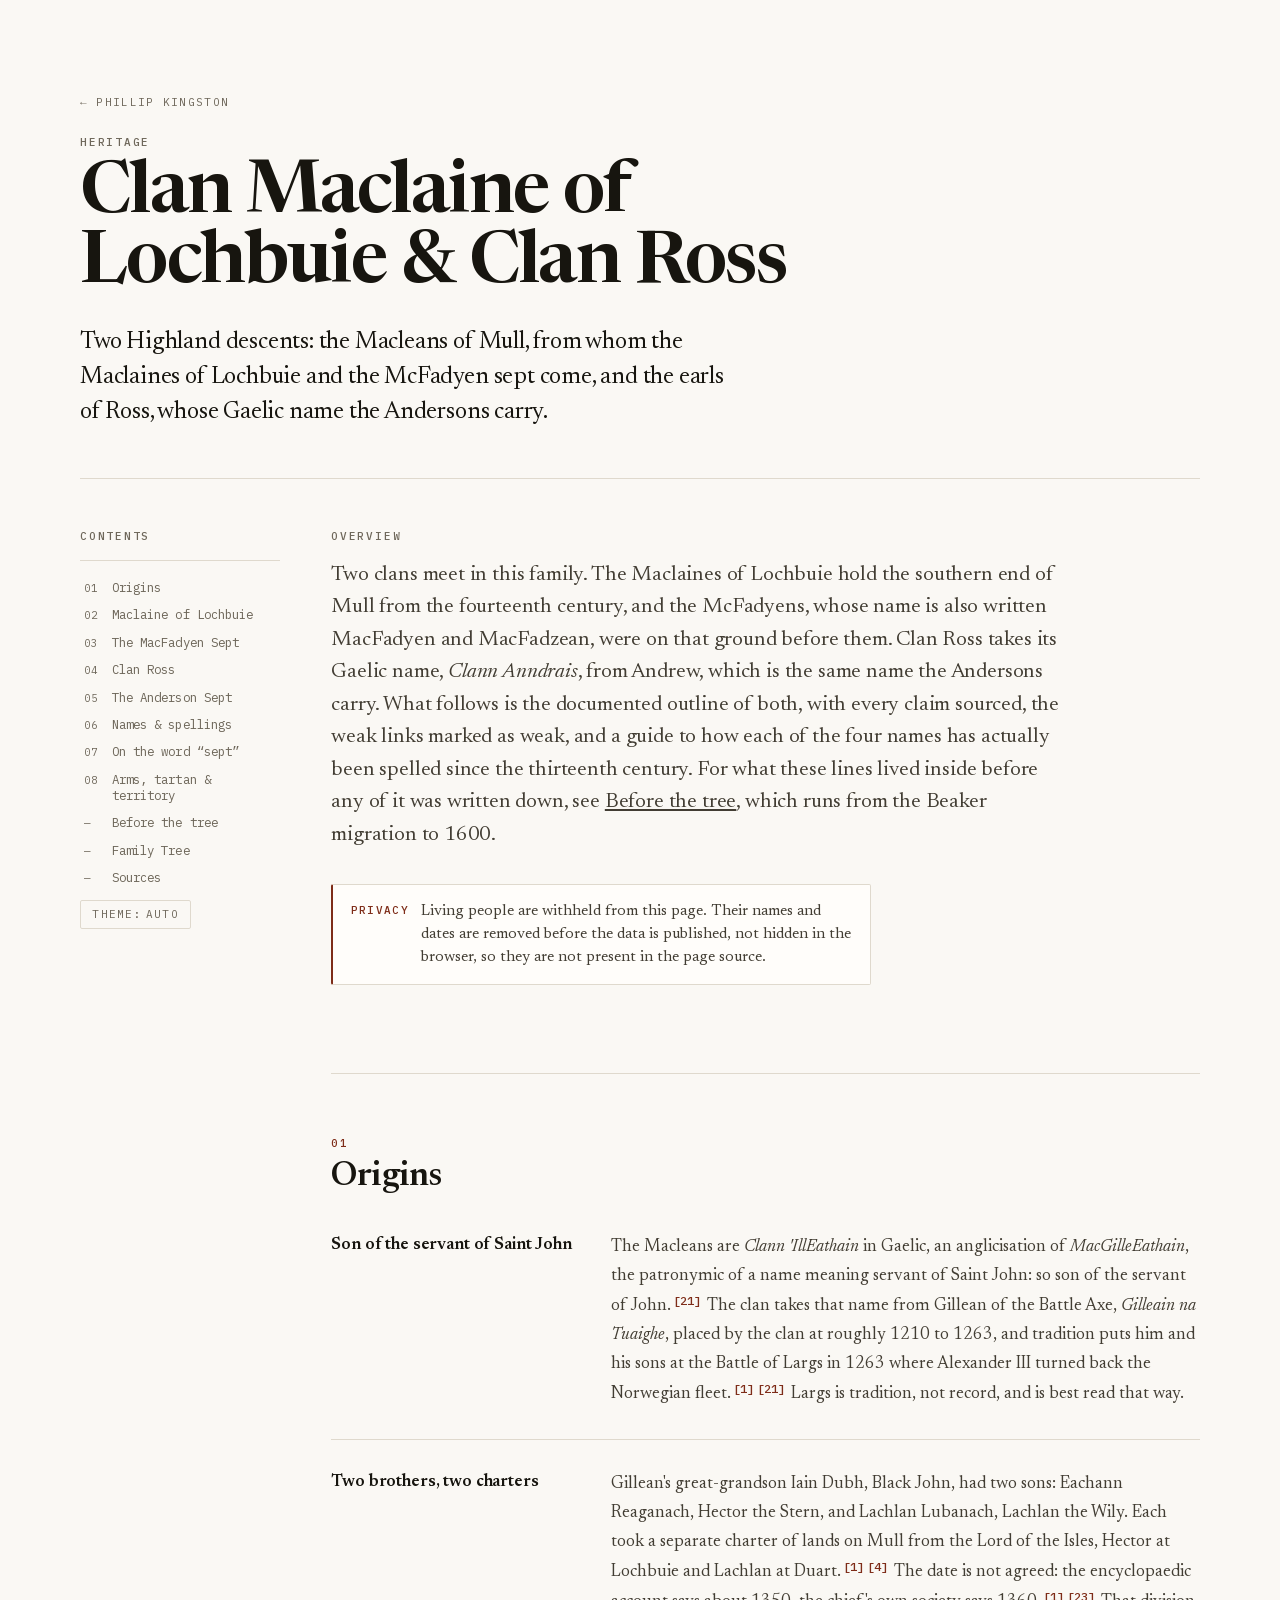
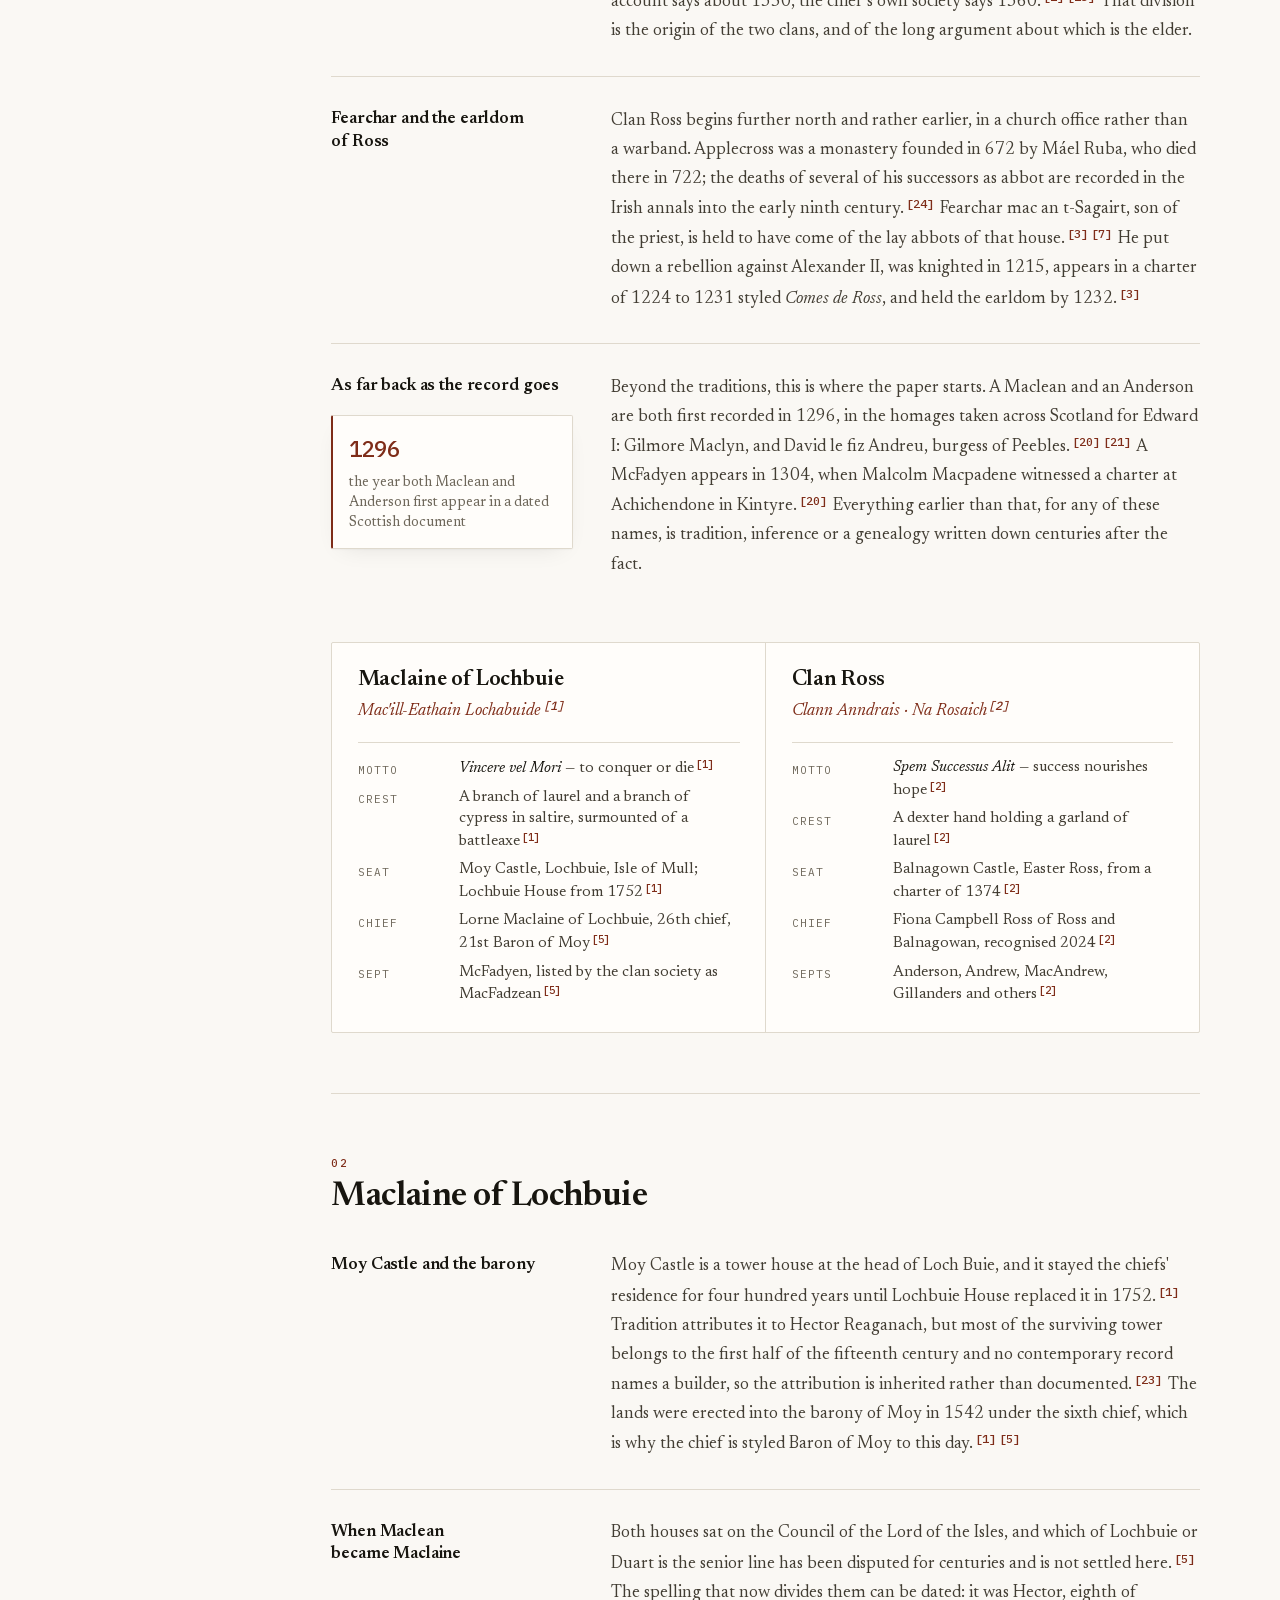
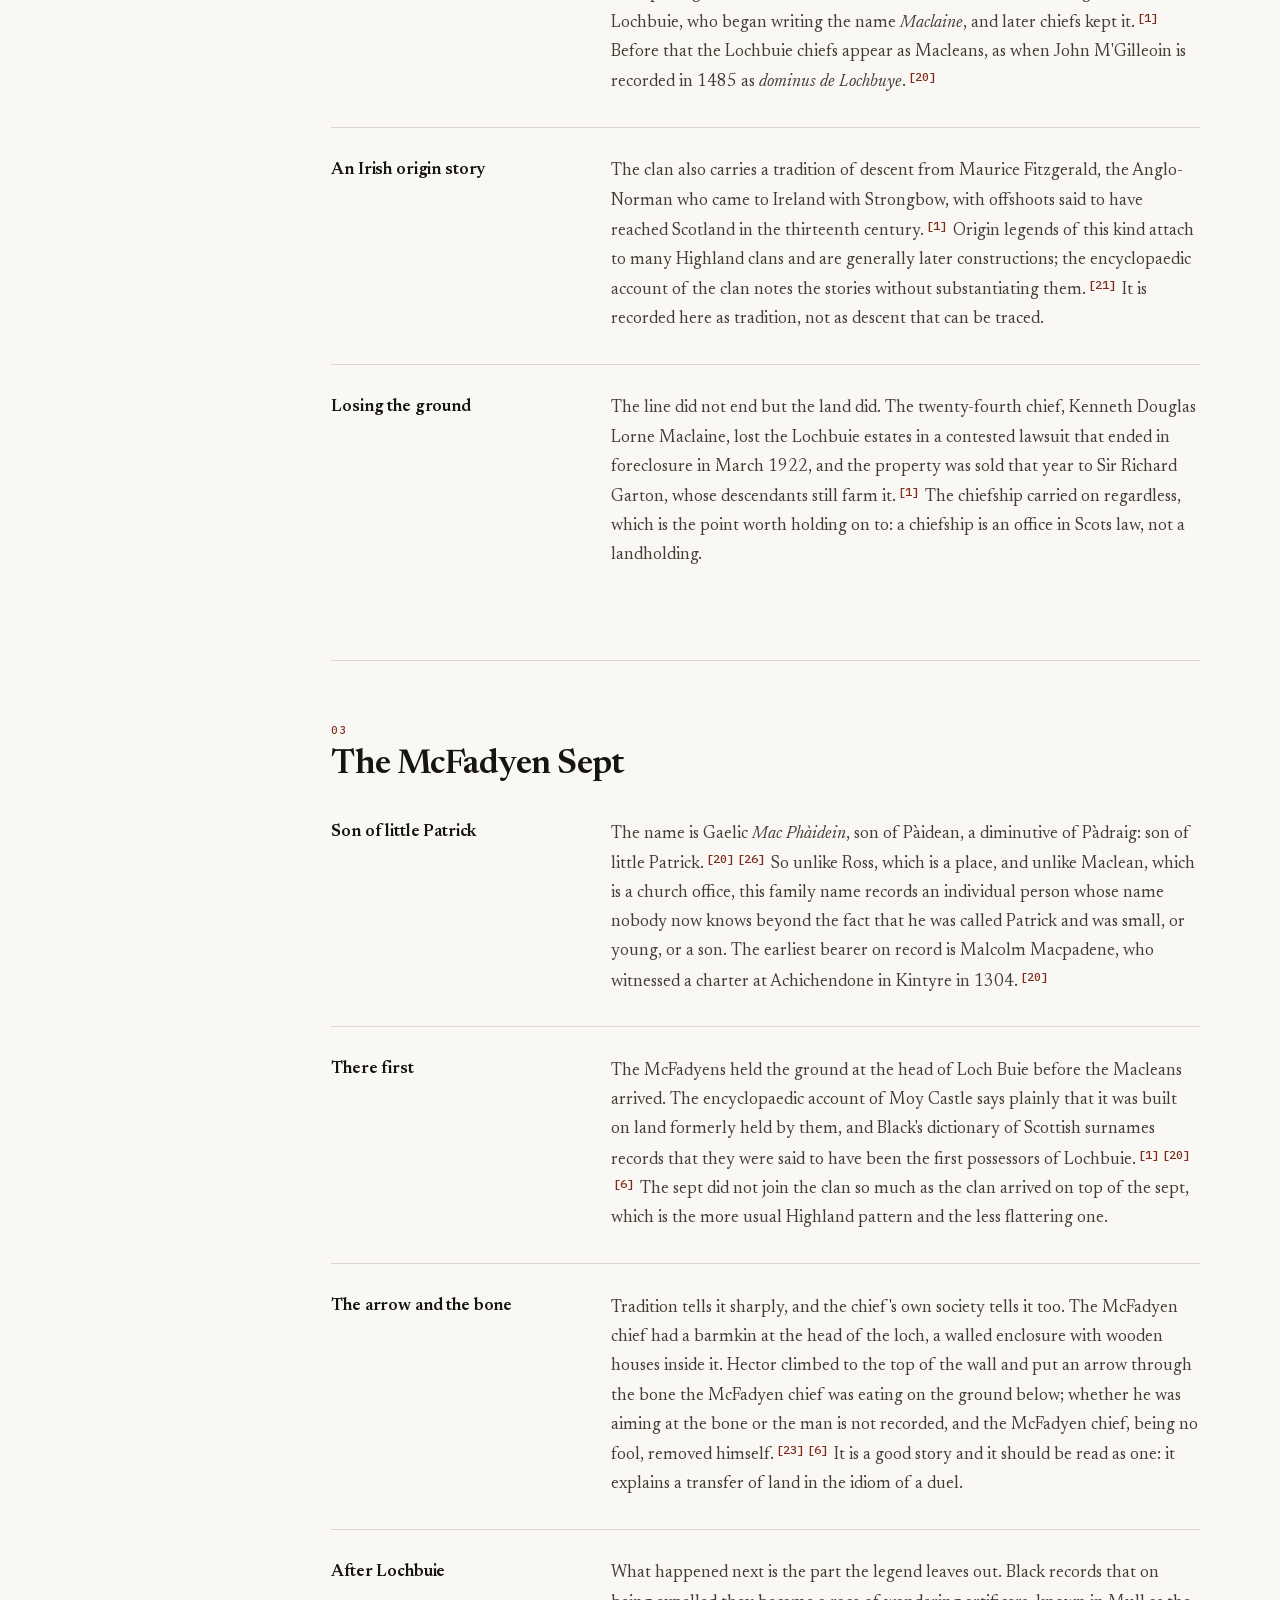
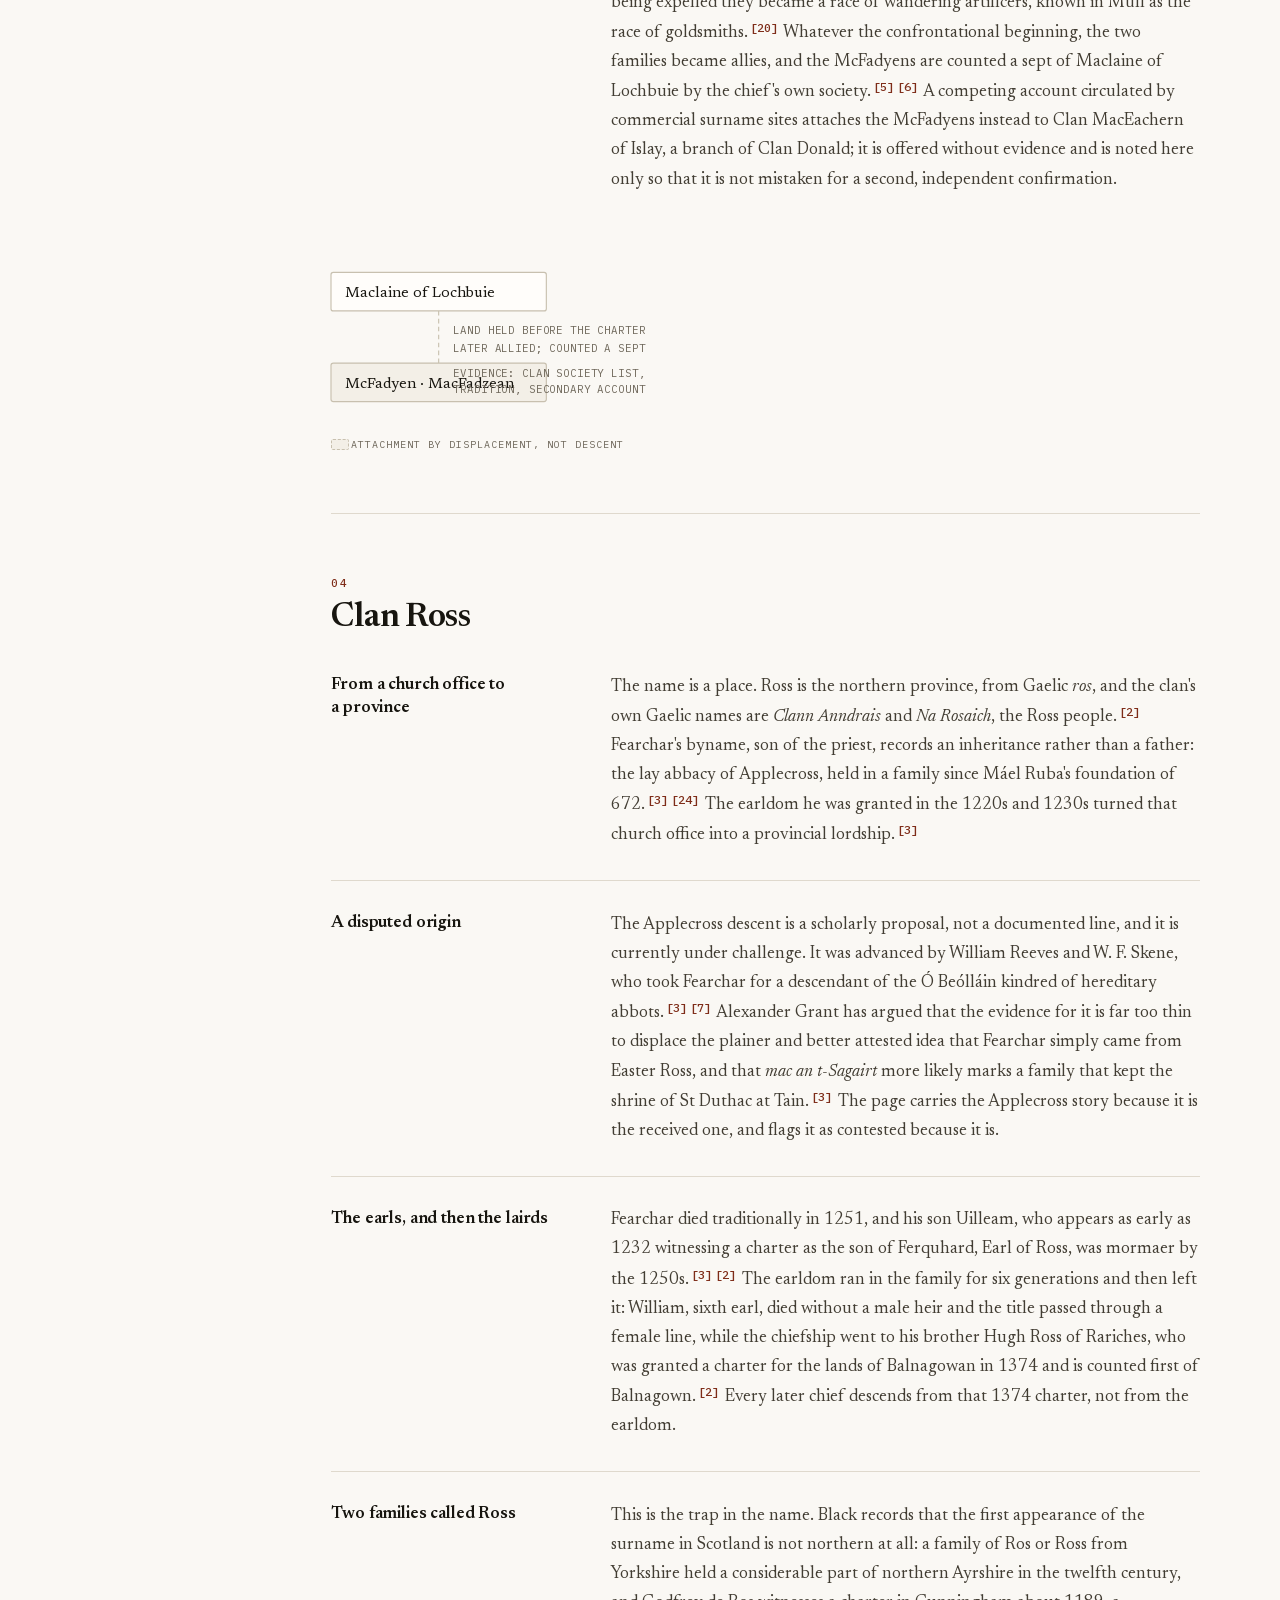
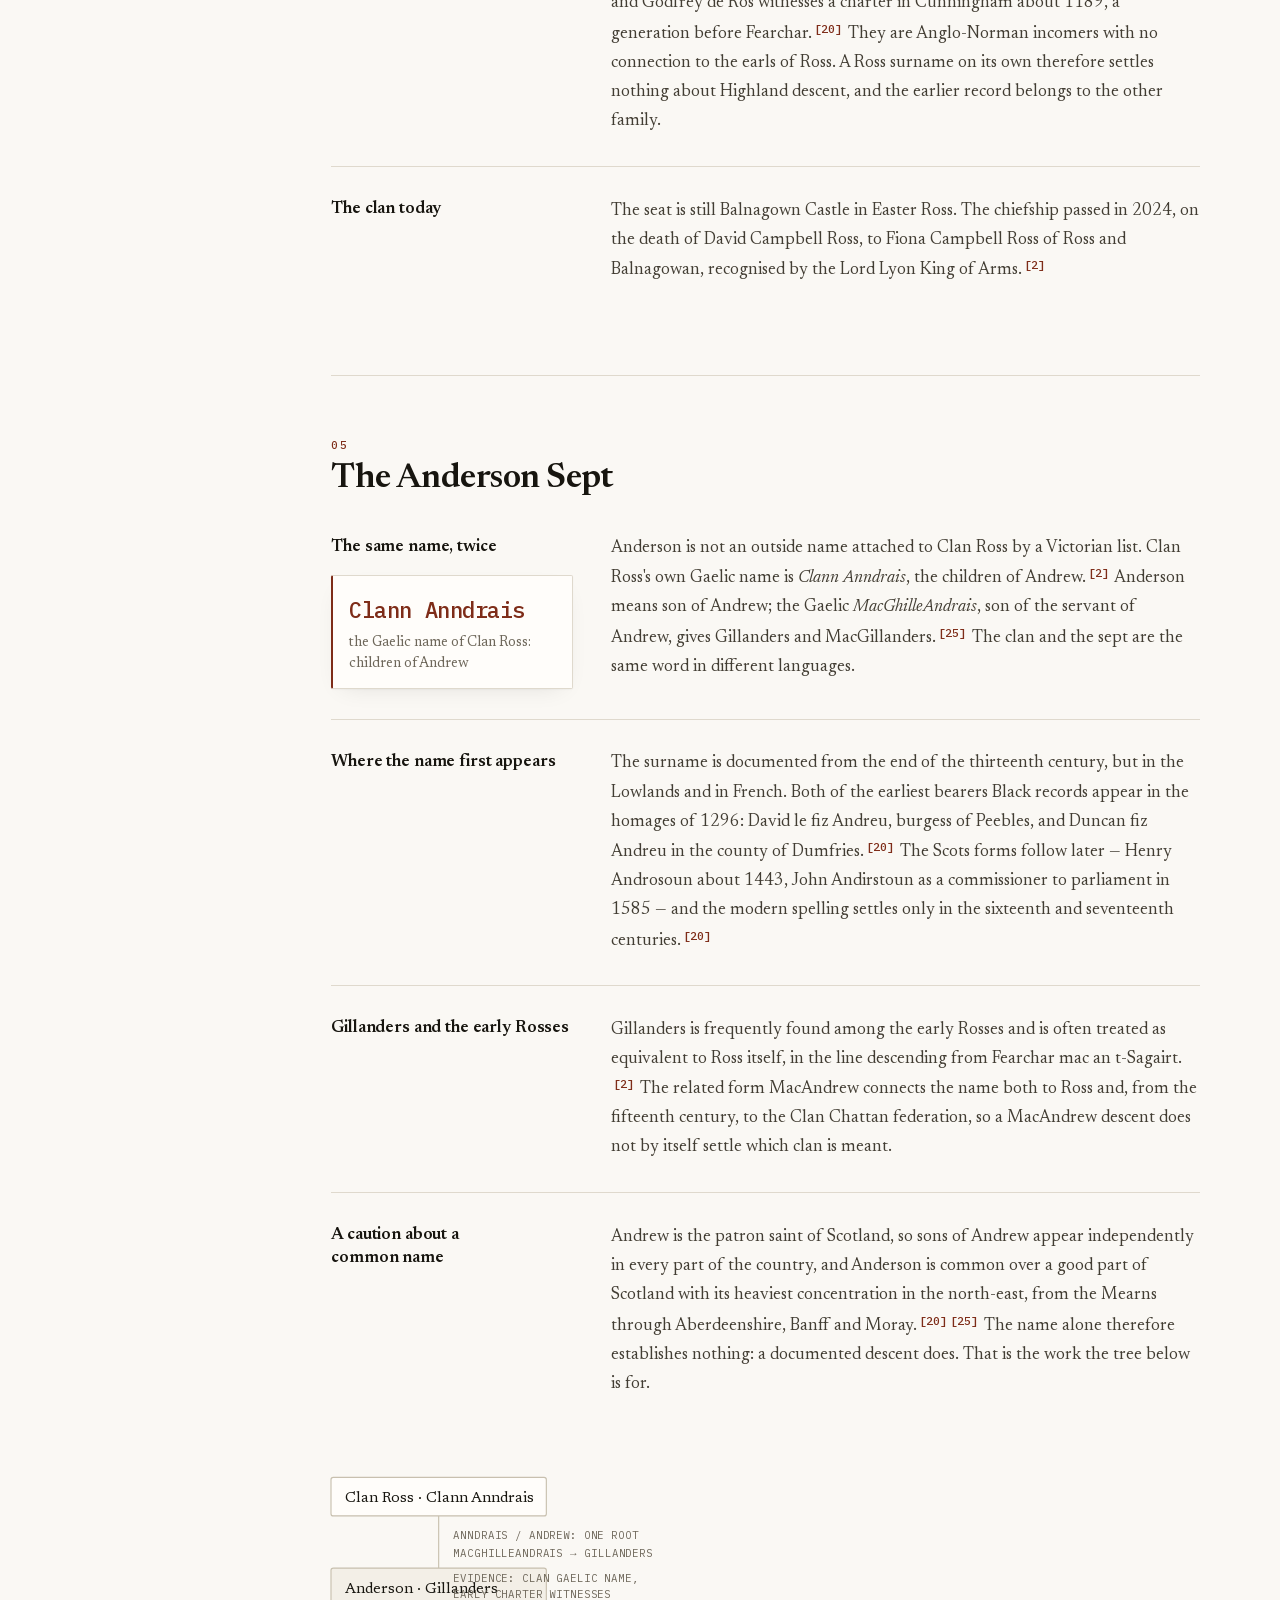
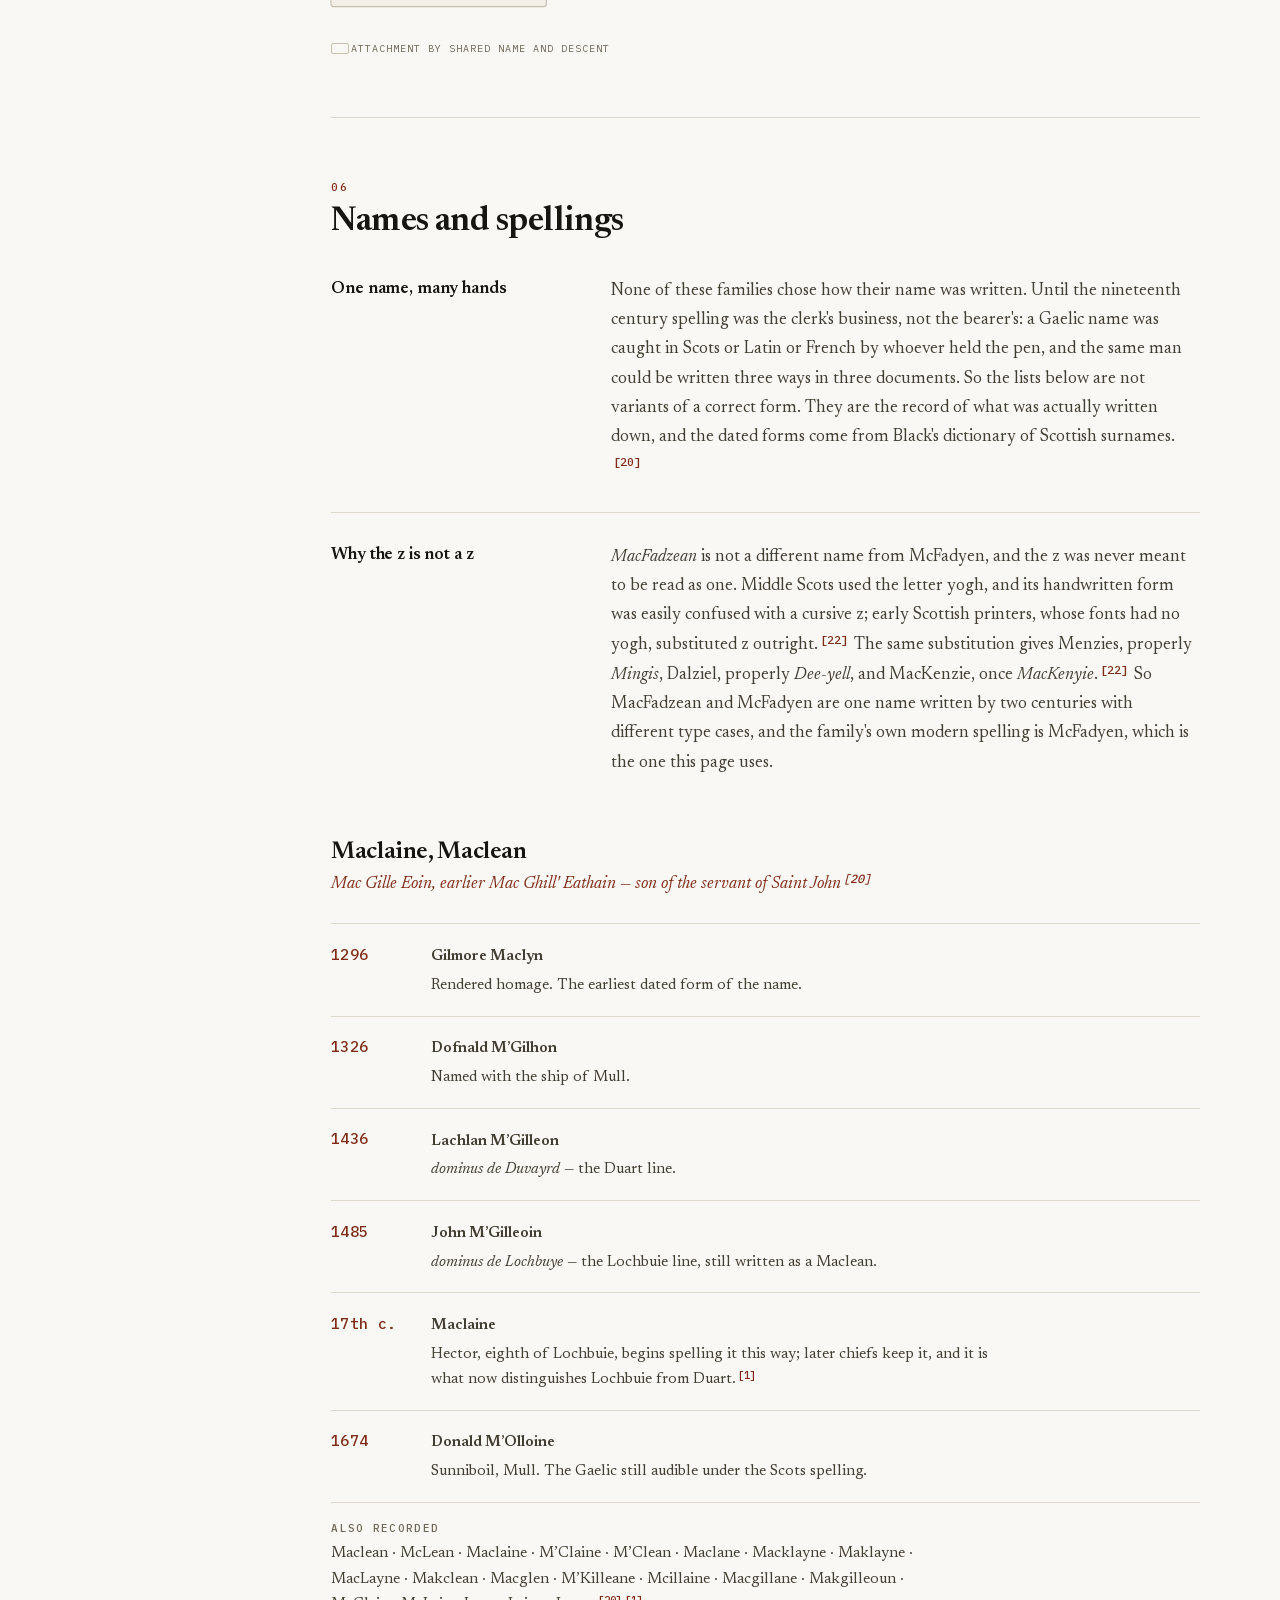
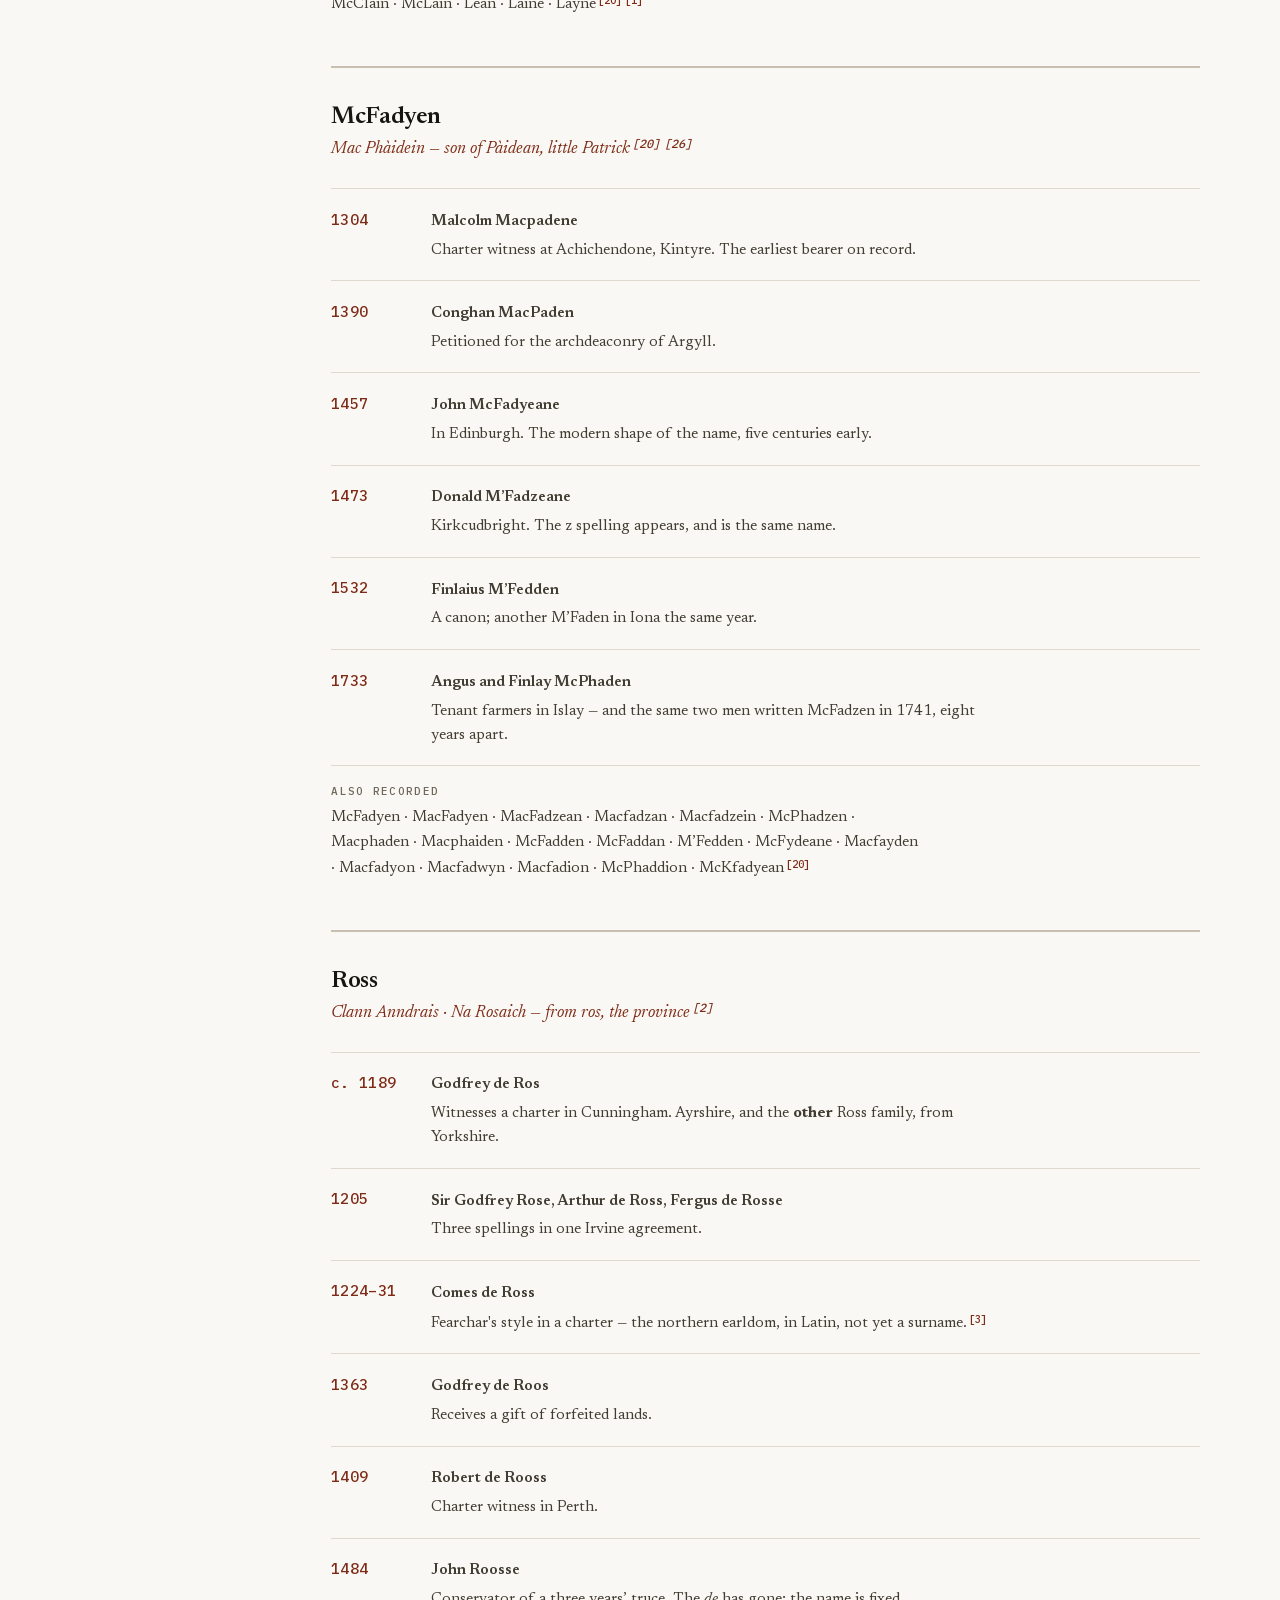
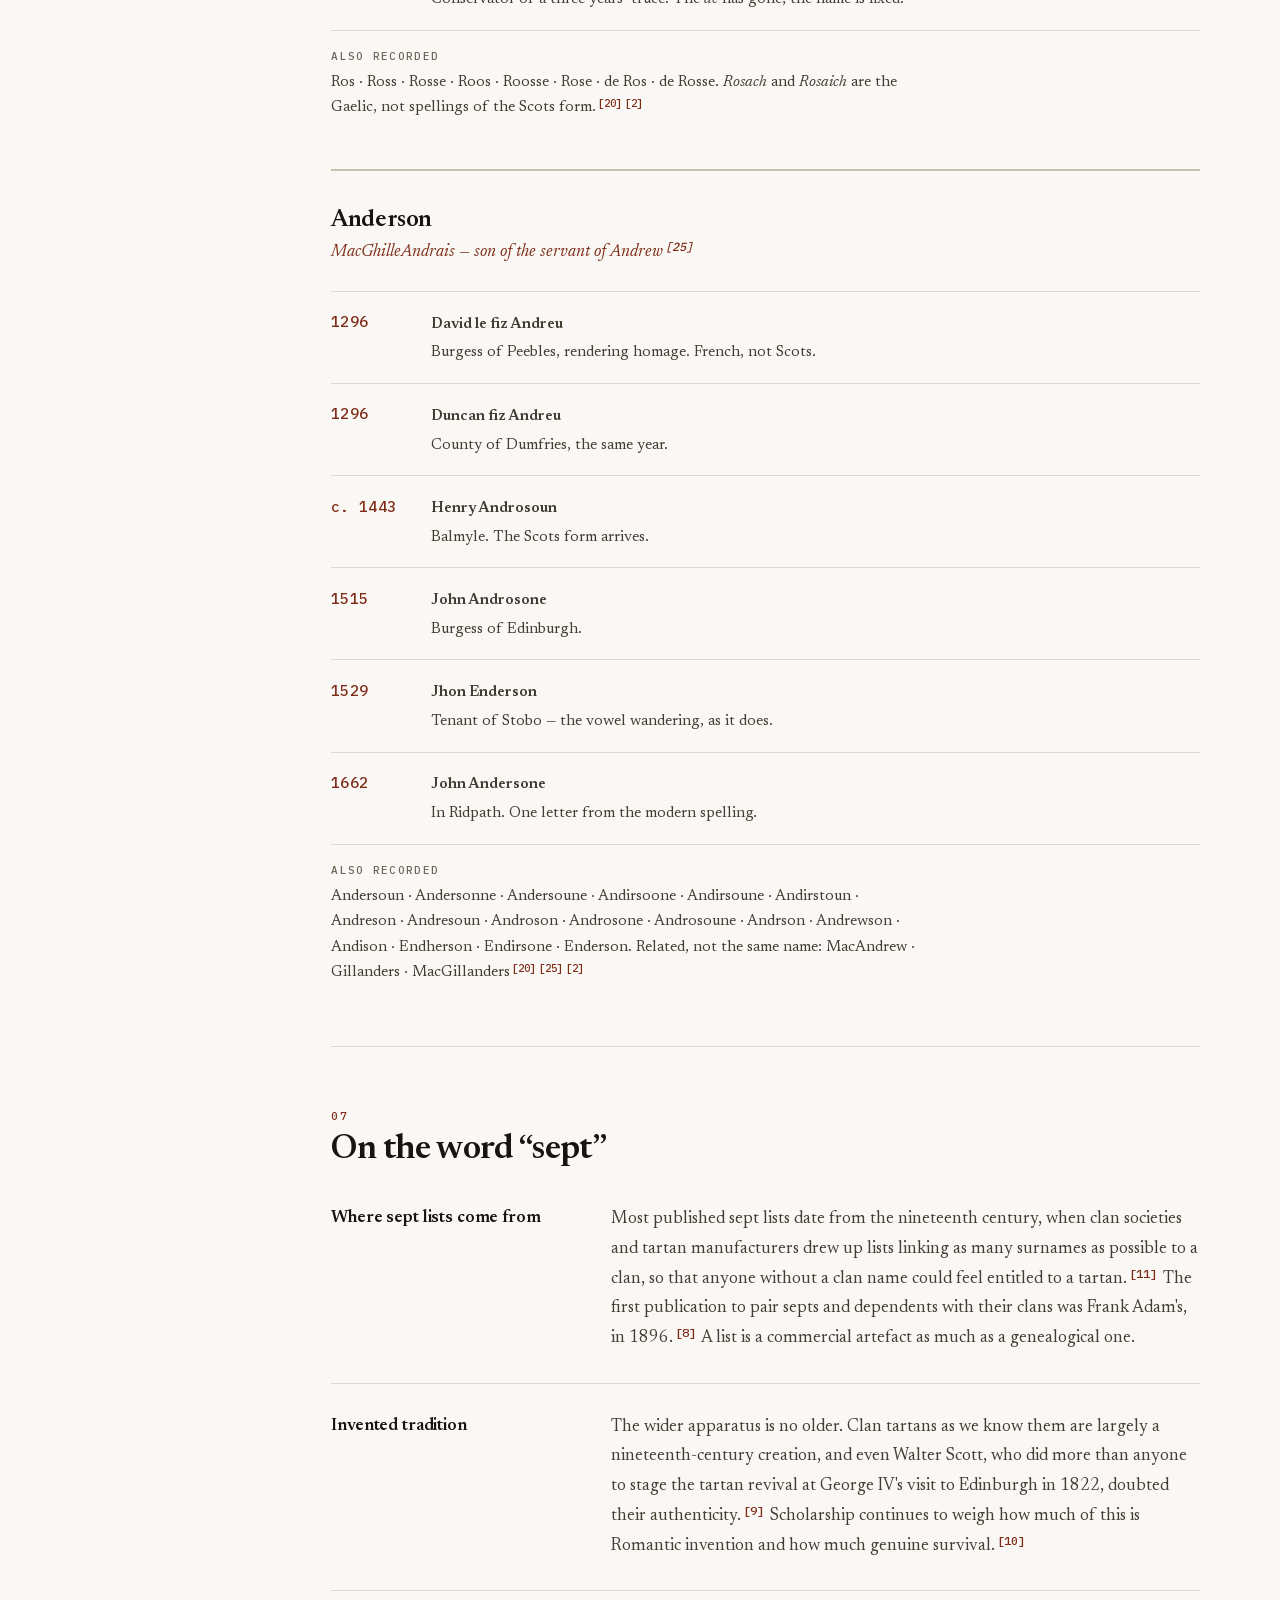
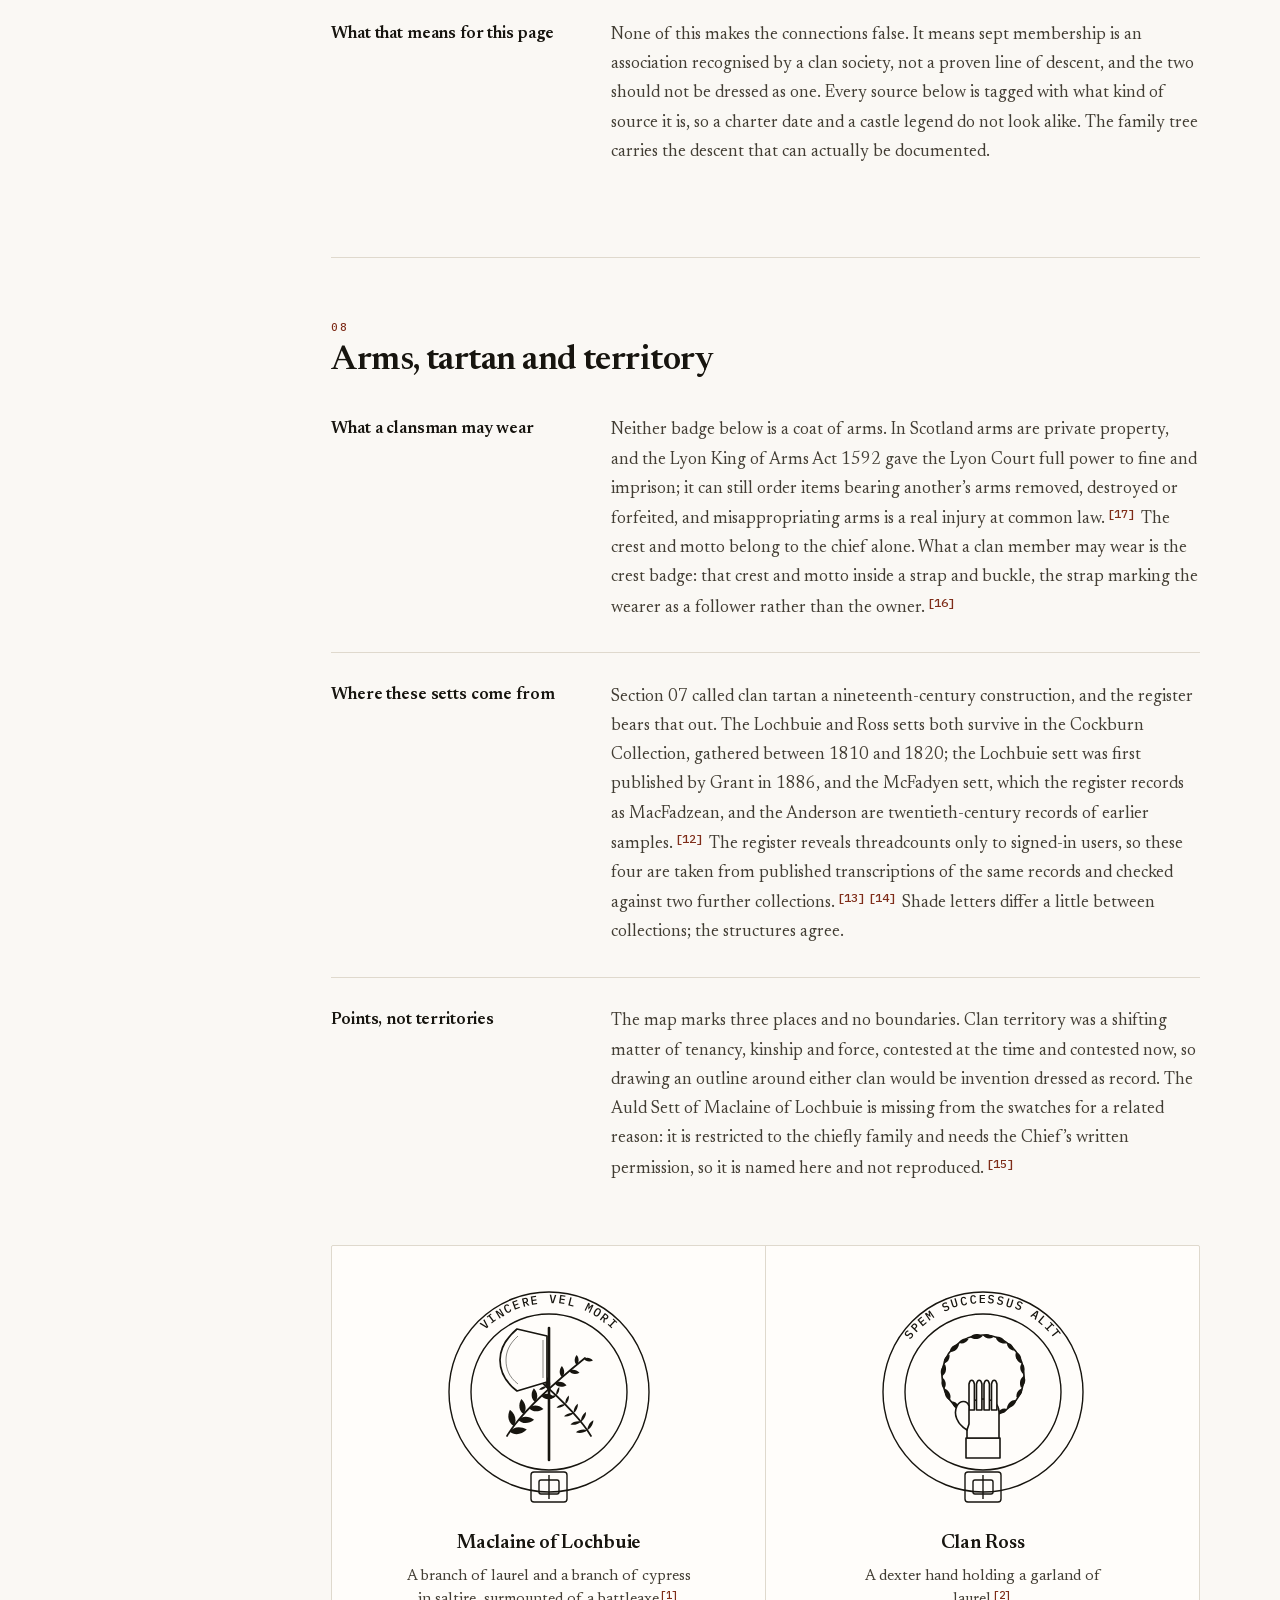
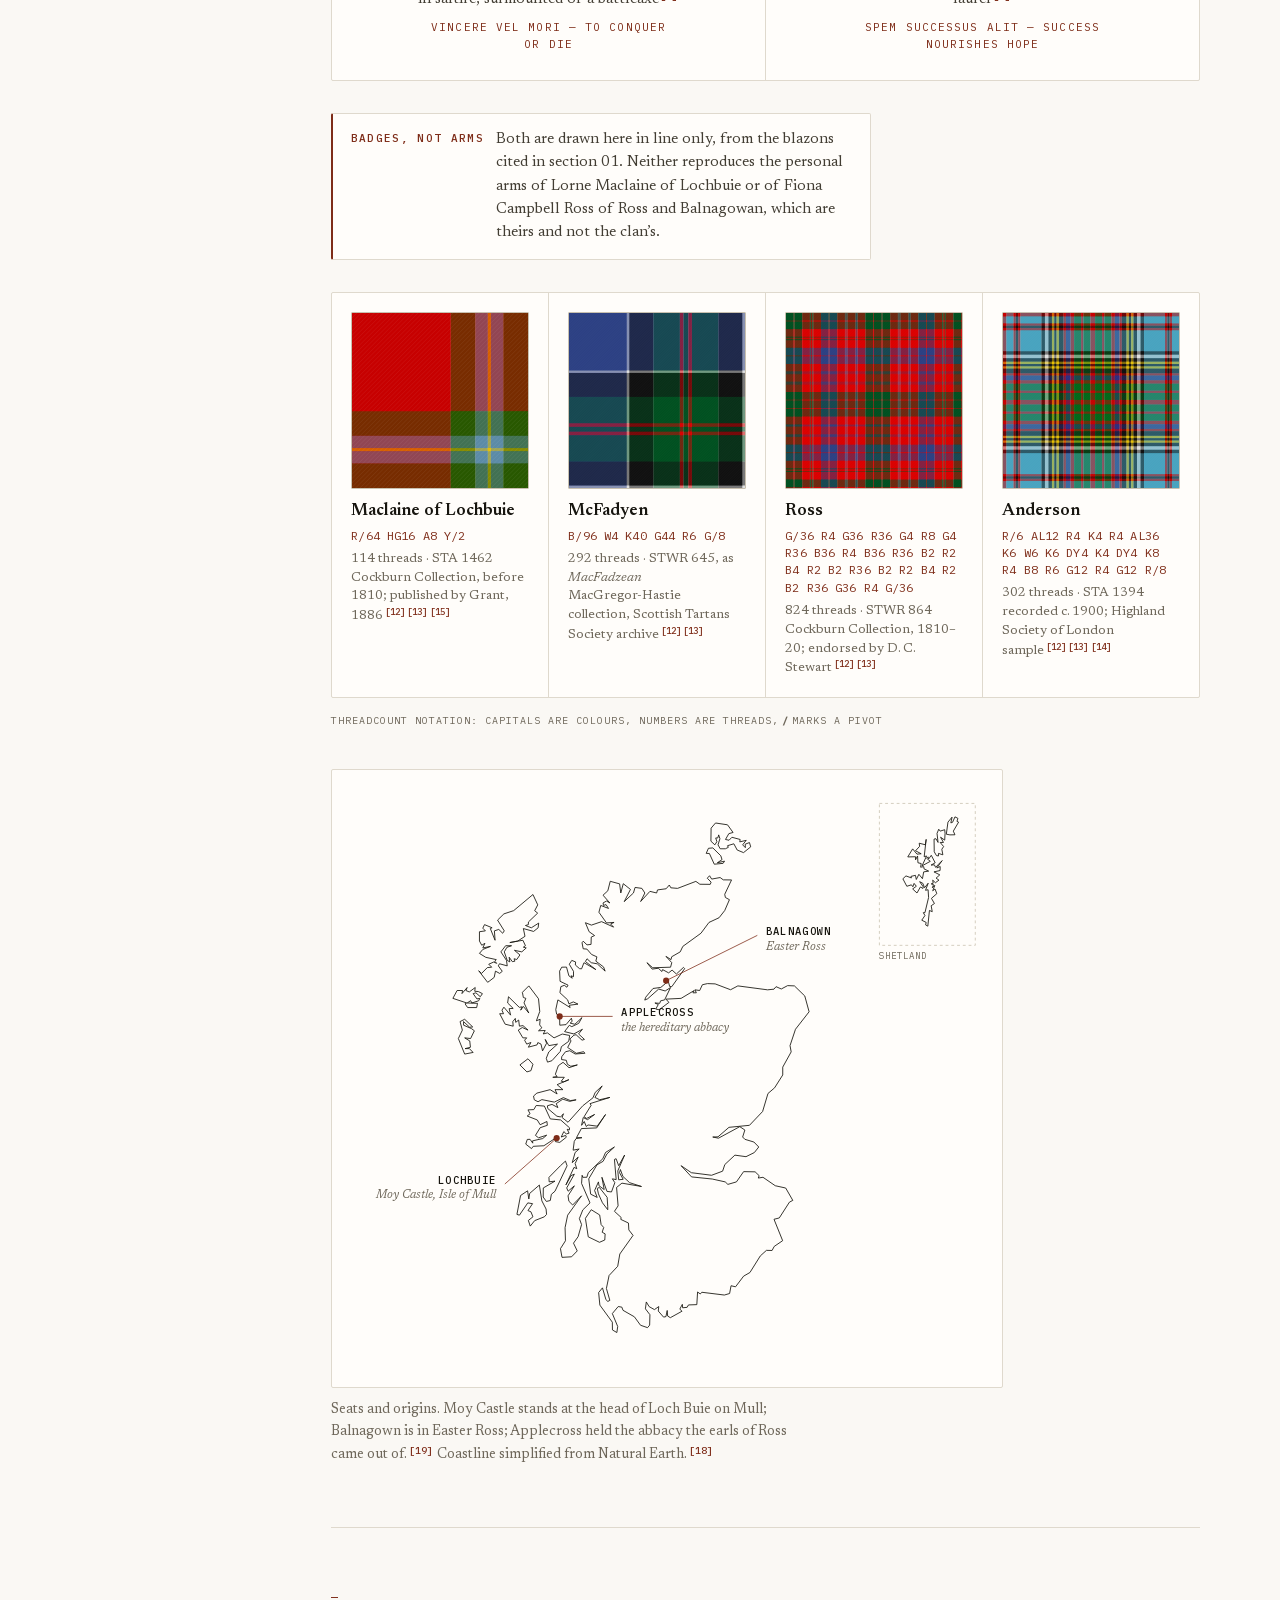
<file: heritage/index.html>
<!DOCTYPE html>
<html lang="en">
<head>
    <meta charset="UTF-8">
    <meta name="viewport" content="width=device-width, initial-scale=1.0">

    <title>Heritage - Clan Maclaine of Lochbuie &amp; Clan Ross</title>
    <meta name="description" content="The Highland descent behind the Kingston family: Clan Maclaine of Lochbuie with its McFadyen sept, and Clan Ross with its Anderson sept, with sourced history, spellings and a family tree.">
    <meta name="author" content="Phillip Kingston">
    <meta name="robots" content="index, follow">
    <meta name="color-scheme" content="light dark">
    <meta name="theme-color" content="#faf8f4" media="(prefers-color-scheme: light)">
    <meta name="theme-color" content="#12110f" media="(prefers-color-scheme: dark)">

    <meta property="og:type" content="article">
    <meta property="og:locale" content="en_GB">
    <meta property="og:title" content="Heritage - Clan Maclaine of Lochbuie &amp; Clan Ross">
    <meta property="og:description" content="The Highland descent behind the Kingston family: Clan Maclaine of Lochbuie with its McFadyen sept, and Clan Ross with its Anderson sept, with sourced history, spellings and a family tree.">
    <meta property="og:image" content="https://www.phillipkingston.com/img/og-heritage-1200x630.png">
    <meta property="og:image:width" content="1200">
    <meta property="og:image:height" content="630">
    <meta property="og:image:alt" content="Clan Maclaine of Lochbuie and Clan Ross">
    <meta property="og:url" content="https://www.phillipkingston.com/heritage/">
    <meta property="og:site_name" content="Phillip Kingston">
    <meta name="twitter:card" content="summary_large_image">
    <meta name="twitter:title" content="Heritage - Clan Maclaine of Lochbuie &amp; Clan Ross">
    <meta name="twitter:description" content="The Highland descent behind the Kingston family, with sources and a family tree.">
    <meta name="twitter:image" content="https://www.phillipkingston.com/img/og-heritage-1200x630.png">
    <meta name="twitter:site" content="@phillipkingston">

    <link rel="icon" href="/img/phillipkingston.ico" type="image/x-icon">
    <link rel="apple-touch-icon" href="/img/Apple-Touch-180x180.png">
    <link rel="canonical" href="https://www.phillipkingston.com/heritage/">
    <link rel="preload" href="/fonts/newsreader-latin-var.woff2" as="font" type="font/woff2" crossorigin>
    <link rel="preload" href="/fonts/ibm-plex-mono-500-latin.woff2" as="font" type="font/woff2" crossorigin>
    <link rel="stylesheet" href="/css/styles110920261.css">
    <link rel="stylesheet" href="/css/heritage250820261.css">

    <script>
    /* Apply the stored theme before first paint to avoid a flash. */
    try {
        var t = localStorage.getItem("theme");
        if (t === "light" || t === "dark") document.documentElement.dataset.theme = t;
    } catch (e) {}
    </script>

    <script async src="https://www.googletagmanager.com/gtag/js?id=G-1MK66YC5XJ"></script>
    <script>
    window.dataLayer = window.dataLayer || [];
    function gtag(){dataLayer.push(arguments);}
    gtag('js', new Date());

    gtag('config', 'G-1MK66YC5XJ');
    </script>
</head>
<body>
    <a class="skip" href="#main">Skip to content</a>
    <div class="progress" aria-hidden="true"><i></i></div>

    <div class="shell">
        <header class="masthead">
            <div class="masthead__grid">
                <div class="masthead__text">
                    <a class="backlink" href="/">&#8592; Phillip Kingston</a>
                    <p class="eyebrow">Heritage</p>
                    <h1>Clan Maclaine of Lochbuie &amp; Clan Ross</h1>
                    <p class="lede">Two Highland descents: the Macleans of Mull, from whom the Maclaines of Lochbuie and the McFadyen sept come, and the earls of Ross, whose Gaelic name the Andersons carry.</p>
                </div>
            </div>
        </header>

        <div class="layout">
            <nav class="rail" aria-label="Contents">
                <p class="rail__title">Contents</p>
                <ol class="rail__list">
                    <li><a href="#origins"><span class="num">01</span> <span>Origins</span></a></li>
                    <li><a href="#lochbuie"><span class="num">02</span> <span>Maclaine of Lochbuie</span></a></li>
                    <li><a href="#macfadyen"><span class="num">03</span> <span>The MacFadyen Sept</span></a></li>
                    <li><a href="#ross"><span class="num">04</span> <span>Clan Ross</span></a></li>
                    <li><a href="#anderson"><span class="num">05</span> <span>The Anderson Sept</span></a></li>
                    <li><a href="#spellings"><span class="num">06</span> <span>Names &amp; spellings</span></a></li>
                    <li><a href="#septs"><span class="num">07</span> <span>On the word &#8220;sept&#8221;</span></a></li>
                    <li><a href="#arms"><span class="num">08</span> <span>Arms, tartan &amp; territory</span></a></li>
                    <li><a href="/heritage/history/"><span class="num">&#8212;</span> <span>Before the tree</span></a></li>
                    <li><a href="#tree"><span class="num">&#8212;</span> <span>Family Tree</span></a></li>
                    <li><a href="#sources"><span class="num">&#8212;</span> <span>Sources</span></a></li>
                </ol>
                <button class="theme" type="button" id="theme-toggle" hidden>
                    Theme: <span id="theme-label">Auto</span>
                </button>
            </nav>

            <main id="main">
                <section class="overview">
                    <p class="eyebrow">Overview</p>
                    <p class="lede lede--wide">Two clans meet in this family. The Maclaines of Lochbuie hold the southern end of Mull from the fourteenth century, and the McFadyens, whose name is also written MacFadyen and MacFadzean, were on that ground before them. Clan Ross takes its Gaelic name, <em>Clann Anndrais</em>, from Andrew, which is the same name the Andersons carry. What follows is the documented outline of both, with every claim sourced, the weak links marked as weak, and a guide to how each of the four names has actually been spelled since the thirteenth century. For what these lines lived inside before any of it was written down, see <a href="/heritage/history/">Before the tree</a>, which runs from the Beaker migration to 1600.</p>
                    <div class="notice">
                        <p class="notice__label">Privacy</p>
                        <p>Living people are withheld from this page. Their names and dates are removed before the data is published, not hidden in the browser, so they are not present in the page source.</p>
                    </div>
                </section>

                <section class="section" id="origins" aria-labelledby="origins-h">
                    <div class="section__head">
                        <p class="section__num">01</p>
                        <h2 id="origins-h">Origins</h2>
                    </div>
                    <div class="claims">
                        <article class="claim">
                            <div class="claim__head"><h3>Son of the servant of Saint John</h3></div>
                            <div class="claim__body"><p>The Macleans are <em>Clann 'IllEathain</em> in Gaelic, an anglicisation of <em>MacGilleEathain</em>, the patronymic of a name meaning servant of Saint John: so son of the servant of John.<a class="cite" href="#s21">21</a> The clan takes that name from Gillean of the Battle Axe, <em>Gilleain na Tuaighe</em>, placed by the clan at roughly 1210 to 1263, and tradition puts him and his sons at the Battle of Largs in 1263 where Alexander III turned back the Norwegian fleet.<a class="cite" href="#s1">1</a><a class="cite" href="#s21">21</a> Largs is tradition, not record, and is best read that way.</p></div>
                        </article>
                        <article class="claim">
                            <div class="claim__head"><h3>Two brothers, two charters</h3></div>
                            <div class="claim__body"><p>Gillean's great-grandson Iain Dubh, Black John, had two sons: Eachann Reaganach, Hector the Stern, and Lachlan Lubanach, Lachlan the Wily. Each took a separate charter of lands on Mull from the Lord of the Isles, Hector at Lochbuie and Lachlan at Duart.<a class="cite" href="#s1">1</a><a class="cite" href="#s4">4</a> The date is not agreed: the encyclopaedic account says about 1350, the chief's own society says 1360.<a class="cite" href="#s1">1</a><a class="cite" href="#s23">23</a> That division is the origin of the two clans, and of the long argument about which is the elder.</p></div>
                        </article>
                        <article class="claim">
                            <div class="claim__head"><h3>Fearchar and the earldom of Ross</h3></div>
                            <div class="claim__body"><p>Clan Ross begins further north and rather earlier, in a church office rather than a warband. Applecross was a monastery founded in 672 by Máel Ruba, who died there in 722; the deaths of several of his successors as abbot are recorded in the Irish annals into the early ninth century.<a class="cite" href="#s24">24</a> Fearchar mac an t-Sagairt, son of the priest, is held to have come of the lay abbots of that house.<a class="cite" href="#s3">3</a><a class="cite" href="#s7">7</a> He put down a rebellion against Alexander II, was knighted in 1215, appears in a charter of 1224 to 1231 styled <em>Comes de Ross</em>, and held the earldom by 1232.<a class="cite" href="#s3">3</a></p></div>
                        </article>
                        <article class="claim">
                            <div class="claim__head">
                                <h3>As far back as the record goes</h3>
                                <p class="stat">
                                    <span class="stat__fig">1296</span>
                                    <span class="stat__label">the year both Maclean and Anderson first appear in a dated Scottish document</span>
                                </p>
                            </div>
                            <div class="claim__body"><p>Beyond the traditions, this is where the paper starts. A Maclean and an Anderson are both first recorded in 1296, in the homages taken across Scotland for Edward I: Gilmore Maclyn, and David le fiz Andreu, burgess of Peebles.<a class="cite" href="#s20">20</a><a class="cite" href="#s21">21</a> A McFadyen appears in 1304, when Malcolm Macpadene witnessed a charter at Achichendone in Kintyre.<a class="cite" href="#s20">20</a> Everything earlier than that, for any of these names, is tradition, inference or a genealogy written down centuries after the fact.</p></div>
                        </article>
                    </div>

                    <div class="plates">
                        <div class="plate">
                            <h3>Maclaine of Lochbuie</h3>
                            <p class="plate__gaelic">Mac'ill-Eathain Lochabuide<a class="cite" href="#s1">1</a></p>
                            <dl>
                                <dt>Motto</dt><dd><em>Vincere vel Mori</em> &#8212; to conquer or die<a class="cite" href="#s1">1</a></dd>
                                <dt>Crest</dt><dd>A branch of laurel and a branch of cypress in saltire, surmounted of a battleaxe<a class="cite" href="#s1">1</a></dd>
                                <dt>Seat</dt><dd>Moy Castle, Lochbuie, Isle of Mull; Lochbuie House from 1752<a class="cite" href="#s1">1</a></dd>
                                <dt>Chief</dt><dd>Lorne Maclaine of Lochbuie, 26th chief, 21st Baron of Moy<a class="cite" href="#s5">5</a></dd>
                                <dt>Sept</dt><dd>McFadyen, listed by the clan society as MacFadzean<a class="cite" href="#s5">5</a></dd>
                            </dl>
                        </div>
                        <div class="plate">
                            <h3>Clan Ross</h3>
                            <p class="plate__gaelic">Clann Anndrais &#183; Na Rosaich<a class="cite" href="#s2">2</a></p>
                            <dl>
                                <dt>Motto</dt><dd><em>Spem Successus Alit</em> &#8212; success nourishes hope<a class="cite" href="#s2">2</a></dd>
                                <dt>Crest</dt><dd>A dexter hand holding a garland of laurel<a class="cite" href="#s2">2</a></dd>
                                <dt>Seat</dt><dd>Balnagown Castle, Easter Ross, from a charter of 1374<a class="cite" href="#s2">2</a></dd>
                                <dt>Chief</dt><dd>Fiona Campbell Ross of Ross and Balnagowan, recognised 2024<a class="cite" href="#s2">2</a></dd>
                                <dt>Septs</dt><dd>Anderson, Andrew, MacAndrew, Gillanders and others<a class="cite" href="#s2">2</a></dd>
                            </dl>
                        </div>
                    </div>
                </section>

                <section class="section" id="lochbuie" aria-labelledby="lochbuie-h">
                    <div class="section__head">
                        <p class="section__num">02</p>
                        <h2 id="lochbuie-h">Maclaine of Lochbuie</h2>
                    </div>
                    <div class="claims">
                        <article class="claim">
                            <div class="claim__head"><h3>Moy Castle and the barony</h3></div>
                            <div class="claim__body"><p>Moy Castle is a tower house at the head of Loch Buie, and it stayed the chiefs' residence for four hundred years until Lochbuie House replaced it in 1752.<a class="cite" href="#s1">1</a> Tradition attributes it to Hector Reaganach, but most of the surviving tower belongs to the first half of the fifteenth century and no contemporary record names a builder, so the attribution is inherited rather than documented.<a class="cite" href="#s23">23</a> The lands were erected into the barony of Moy in 1542 under the sixth chief, which is why the chief is styled Baron of Moy to this day.<a class="cite" href="#s1">1</a><a class="cite" href="#s5">5</a></p></div>
                        </article>
                        <article class="claim">
                            <div class="claim__head"><h3>When Maclean became Maclaine</h3></div>
                            <div class="claim__body"><p>Both houses sat on the Council of the Lord of the Isles, and which of Lochbuie or Duart is the senior line has been disputed for centuries and is not settled here.<a class="cite" href="#s5">5</a> The spelling that now divides them can be dated: it was Hector, eighth of Lochbuie, who began writing the name <em>Maclaine</em>, and later chiefs kept it.<a class="cite" href="#s1">1</a> Before that the Lochbuie chiefs appear as Macleans, as when John M'Gilleoin is recorded in 1485 as <em>dominus de Lochbuye</em>.<a class="cite" href="#s20">20</a></p></div>
                        </article>
                        <article class="claim">
                            <div class="claim__head"><h3>An Irish origin story</h3></div>
                            <div class="claim__body"><p>The clan also carries a tradition of descent from Maurice Fitzgerald, the Anglo-Norman who came to Ireland with Strongbow, with offshoots said to have reached Scotland in the thirteenth century.<a class="cite" href="#s1">1</a> Origin legends of this kind attach to many Highland clans and are generally later constructions; the encyclopaedic account of the clan notes the stories without substantiating them.<a class="cite" href="#s21">21</a> It is recorded here as tradition, not as descent that can be traced.</p></div>
                        </article>
                        <article class="claim">
                            <div class="claim__head"><h3>Losing the ground</h3></div>
                            <div class="claim__body"><p>The line did not end but the land did. The twenty-fourth chief, Kenneth Douglas Lorne Maclaine, lost the Lochbuie estates in a contested lawsuit that ended in foreclosure in March 1922, and the property was sold that year to Sir Richard Garton, whose descendants still farm it.<a class="cite" href="#s1">1</a> The chiefship carried on regardless, which is the point worth holding on to: a chiefship is an office in Scots law, not a landholding.</p></div>
                        </article>
                    </div>
                </section>

                <section class="section" id="macfadyen" aria-labelledby="macfadyen-h">
                    <div class="section__head">
                        <p class="section__num">03</p>
                        <h2 id="macfadyen-h">The McFadyen Sept</h2>
                    </div>
                    <div class="claims">
                        <article class="claim">
                            <div class="claim__head"><h3>Son of little Patrick</h3></div>
                            <div class="claim__body"><p>The name is Gaelic <em>Mac Phàidein</em>, son of Pàidean, a diminutive of Pàdraig: son of little Patrick.<a class="cite" href="#s20">20</a><a class="cite" href="#s26">26</a> So unlike Ross, which is a place, and unlike Maclean, which is a church office, this family name records an individual person whose name nobody now knows beyond the fact that he was called Patrick and was small, or young, or a son. The earliest bearer on record is Malcolm Macpadene, who witnessed a charter at Achichendone in Kintyre in 1304.<a class="cite" href="#s20">20</a></p></div>
                        </article>
                        <article class="claim">
                            <div class="claim__head"><h3>There first</h3></div>
                            <div class="claim__body"><p>The McFadyens held the ground at the head of Loch Buie before the Macleans arrived. The encyclopaedic account of Moy Castle says plainly that it was built on land formerly held by them, and Black's dictionary of Scottish surnames records that they were said to have been the first possessors of Lochbuie.<a class="cite" href="#s1">1</a><a class="cite" href="#s20">20</a><a class="cite" href="#s6">6</a> The sept did not join the clan so much as the clan arrived on top of the sept, which is the more usual Highland pattern and the less flattering one.</p></div>
                        </article>
                        <article class="claim">
                            <div class="claim__head"><h3>The arrow and the bone</h3></div>
                            <div class="claim__body"><p>Tradition tells it sharply, and the chief's own society tells it too. The McFadyen chief had a barmkin at the head of the loch, a walled enclosure with wooden houses inside it. Hector climbed to the top of the wall and put an arrow through the bone the McFadyen chief was eating on the ground below; whether he was aiming at the bone or the man is not recorded, and the McFadyen chief, being no fool, removed himself.<a class="cite" href="#s23">23</a><a class="cite" href="#s6">6</a> It is a good story and it should be read as one: it explains a transfer of land in the idiom of a duel.</p></div>
                        </article>
                        <article class="claim">
                            <div class="claim__head"><h3>After Lochbuie</h3></div>
                            <div class="claim__body"><p>What happened next is the part the legend leaves out. Black records that on being expelled they became a race of wandering artificers, known in Mull as the race of goldsmiths.<a class="cite" href="#s20">20</a> Whatever the confrontational beginning, the two families became allies, and the McFadyens are counted a sept of Maclaine of Lochbuie by the chief's own society.<a class="cite" href="#s5">5</a><a class="cite" href="#s6">6</a> A competing account circulated by commercial surname sites attaches the McFadyens instead to Clan MacEachern of Islay, a branch of Clan Donald; it is offered without evidence and is noted here only so that it is not mistaken for a second, independent confirmation.</p></div>
                        </article>
                    </div>

                    <figure class="sept-map">
                        <svg viewBox="0 0 480 150" role="img" aria-labelledby="sm1-title">
                            <title id="sm1-title">McFadyen attaches to Maclaine of Lochbuie by displacement, in the middle of the fourteenth century</title>
                            <rect class="sm-box" x="0" y="18" width="190" height="34"></rect>
                            <text class="sm-label" x="12" y="40">Maclaine of Lochbuie</text>
                            <rect class="sm-box sm-box--sept" x="0" y="98" width="190" height="34"></rect>
                            <text class="sm-label" x="12" y="120">McFadyen &#183; MacFadzean</text>
                            <path class="sm-line sm-line--dashed" d="M95,52 V98"></path>
                            <text class="sm-note" x="108" y="72">Land held before the charter</text>
                            <text class="sm-note" x="108" y="88">Later allied; counted a sept</text>
                            <text class="sm-note" x="108" y="110">Evidence: clan society list,</text>
                            <text class="sm-note" x="108" y="124">tradition, secondary account</text>
                        </svg>
                        <figcaption class="tree__key"><span><i class="k-placeholder"></i> attachment by displacement, not descent</span></figcaption>
                    </figure>
                </section>

                <section class="section" id="ross" aria-labelledby="ross-h">
                    <div class="section__head">
                        <p class="section__num">04</p>
                        <h2 id="ross-h">Clan Ross</h2>
                    </div>
                    <div class="claims">
                        <article class="claim">
                            <div class="claim__head"><h3>From a church office to a province</h3></div>
                            <div class="claim__body"><p>The name is a place. Ross is the northern province, from Gaelic <em>ros</em>, and the clan's own Gaelic names are <em>Clann Anndrais</em> and <em>Na Rosaich</em>, the Ross people.<a class="cite" href="#s2">2</a> Fearchar's byname, son of the priest, records an inheritance rather than a father: the lay abbacy of Applecross, held in a family since Máel Ruba's foundation of 672.<a class="cite" href="#s3">3</a><a class="cite" href="#s24">24</a> The earldom he was granted in the 1220s and 1230s turned that church office into a provincial lordship.<a class="cite" href="#s3">3</a></p></div>
                        </article>
                        <article class="claim">
                            <div class="claim__head"><h3>A disputed origin</h3></div>
                            <div class="claim__body"><p>The Applecross descent is a scholarly proposal, not a documented line, and it is currently under challenge. It was advanced by William Reeves and W. F. Skene, who took Fearchar for a descendant of the Ó Beólláin kindred of hereditary abbots.<a class="cite" href="#s3">3</a><a class="cite" href="#s7">7</a> Alexander Grant has argued that the evidence for it is far too thin to displace the plainer and better attested idea that Fearchar simply came from Easter Ross, and that <em>mac an t-Sagairt</em> more likely marks a family that kept the shrine of St Duthac at Tain.<a class="cite" href="#s3">3</a> The page carries the Applecross story because it is the received one, and flags it as contested because it is.</p></div>
                        </article>
                        <article class="claim">
                            <div class="claim__head"><h3>The earls, and then the lairds</h3></div>
                            <div class="claim__body"><p>Fearchar died traditionally in 1251, and his son Uilleam, who appears as early as 1232 witnessing a charter as the son of Ferquhard, Earl of Ross, was mormaer by the 1250s.<a class="cite" href="#s3">3</a><a class="cite" href="#s2">2</a> The earldom ran in the family for six generations and then left it: William, sixth earl, died without a male heir and the title passed through a female line, while the chiefship went to his brother Hugh Ross of Rariches, who was granted a charter for the lands of Balnagowan in 1374 and is counted first of Balnagown.<a class="cite" href="#s2">2</a> Every later chief descends from that 1374 charter, not from the earldom.</p></div>
                        </article>
                        <article class="claim">
                            <div class="claim__head"><h3>Two families called Ross</h3></div>
                            <div class="claim__body"><p>This is the trap in the name. Black records that the first appearance of the surname in Scotland is not northern at all: a family of Ros or Ross from Yorkshire held a considerable part of northern Ayrshire in the twelfth century, and Godfrey de Ros witnesses a charter in Cunningham about 1189, a generation before Fearchar.<a class="cite" href="#s20">20</a> They are Anglo-Norman incomers with no connection to the earls of Ross. A Ross surname on its own therefore settles nothing about Highland descent, and the earlier record belongs to the other family.</p></div>
                        </article>
                        <article class="claim">
                            <div class="claim__head"><h3>The clan today</h3></div>
                            <div class="claim__body"><p>The seat is still Balnagown Castle in Easter Ross. The chiefship passed in 2024, on the death of David Campbell Ross, to Fiona Campbell Ross of Ross and Balnagowan, recognised by the Lord Lyon King of Arms.<a class="cite" href="#s2">2</a></p></div>
                        </article>
                    </div>
                </section>

                <section class="section" id="anderson" aria-labelledby="anderson-h">
                    <div class="section__head">
                        <p class="section__num">05</p>
                        <h2 id="anderson-h">The Anderson Sept</h2>
                    </div>
                    <div class="claims">
                        <article class="claim">
                            <div class="claim__head">
                                <h3>The same name, twice</h3>
                                <p class="stat">
                                    <span class="stat__fig">Clann Anndrais</span>
                                    <span class="stat__label">the Gaelic name of Clan Ross: children of Andrew</span>
                                </p>
                            </div>
                            <div class="claim__body"><p>Anderson is not an outside name attached to Clan Ross by a Victorian list. Clan Ross's own Gaelic name is <em>Clann Anndrais</em>, the children of Andrew.<a class="cite" href="#s2">2</a> Anderson means son of Andrew; the Gaelic <em>MacGhilleAndrais</em>, son of the servant of Andrew, gives Gillanders and MacGillanders.<a class="cite" href="#s25">25</a> The clan and the sept are the same word in different languages.</p></div>
                        </article>
                        <article class="claim">
                            <div class="claim__head"><h3>Where the name first appears</h3></div>
                            <div class="claim__body"><p>The surname is documented from the end of the thirteenth century, but in the Lowlands and in French. Both of the earliest bearers Black records appear in the homages of 1296: David le fiz Andreu, burgess of Peebles, and Duncan fiz Andreu in the county of Dumfries.<a class="cite" href="#s20">20</a> The Scots forms follow later &#8212; Henry Androsoun about 1443, John Andirstoun as a commissioner to parliament in 1585 &#8212; and the modern spelling settles only in the sixteenth and seventeenth centuries.<a class="cite" href="#s20">20</a></p></div>
                        </article>
                        <article class="claim">
                            <div class="claim__head"><h3>Gillanders and the early Rosses</h3></div>
                            <div class="claim__body"><p>Gillanders is frequently found among the early Rosses and is often treated as equivalent to Ross itself, in the line descending from Fearchar mac an t-Sagairt.<a class="cite" href="#s2">2</a> The related form MacAndrew connects the name both to Ross and, from the fifteenth century, to the Clan Chattan federation, so a MacAndrew descent does not by itself settle which clan is meant.</p></div>
                        </article>
                        <article class="claim">
                            <div class="claim__head"><h3>A caution about a common name</h3></div>
                            <div class="claim__body"><p>Andrew is the patron saint of Scotland, so sons of Andrew appear independently in every part of the country, and Anderson is common over a good part of Scotland with its heaviest concentration in the north-east, from the Mearns through Aberdeenshire, Banff and Moray.<a class="cite" href="#s20">20</a><a class="cite" href="#s25">25</a> The name alone therefore establishes nothing: a documented descent does. That is the work the tree below is for.</p></div>
                        </article>
                    </div>

                    <figure class="sept-map">
                        <svg viewBox="0 0 480 150" role="img" aria-labelledby="sm2-title">
                            <title id="sm2-title">Anderson and Clan Ross share one name: Clann Anndrais, children of Andrew</title>
                            <rect class="sm-box" x="0" y="18" width="190" height="34"></rect>
                            <text class="sm-label" x="12" y="40">Clan Ross &#183; Clann Anndrais</text>
                            <rect class="sm-box sm-box--sept" x="0" y="98" width="190" height="34"></rect>
                            <text class="sm-label" x="12" y="120">Anderson &#183; Gillanders</text>
                            <path class="sm-line" d="M95,52 V98"></path>
                            <text class="sm-note" x="108" y="72">Anndrais / Andrew: one root</text>
                            <text class="sm-note" x="108" y="88">MacGhilleAndrais &#8594; Gillanders</text>
                            <text class="sm-note" x="108" y="110">Evidence: clan Gaelic name,</text>
                            <text class="sm-note" x="108" y="124">early charter witnesses</text>
                        </svg>
                        <figcaption class="tree__key"><span><i></i> attachment by shared name and descent</span></figcaption>
                    </figure>
                </section>

                <section class="section" id="spellings" aria-labelledby="spellings-h">
                    <div class="section__head">
                        <p class="section__num">06</p>
                        <h2 id="spellings-h">Names and spellings</h2>
                    </div>
                    <div class="claims">
                        <article class="claim">
                            <div class="claim__head"><h3>One name, many hands</h3></div>
                            <div class="claim__body"><p>None of these families chose how their name was written. Until the nineteenth century spelling was the clerk's business, not the bearer's: a Gaelic name was caught in Scots or Latin or French by whoever held the pen, and the same man could be written three ways in three documents. So the lists below are not variants of a correct form. They are the record of what was actually written down, and the dated forms come from Black's dictionary of Scottish surnames.<a class="cite" href="#s20">20</a></p></div>
                        </article>
                        <article class="claim">
                            <div class="claim__head"><h3>Why the z is not a z</h3></div>
                            <div class="claim__body"><p><em>MacFadzean</em> is not a different name from McFadyen, and the z was never meant to be read as one. Middle Scots used the letter yogh, and its handwritten form was easily confused with a cursive z; early Scottish printers, whose fonts had no yogh, substituted z outright.<a class="cite" href="#s22">22</a> The same substitution gives Menzies, properly <em>Mingis</em>, Dalziel, properly <em>Dee-yell</em>, and MacKenzie, once <em>MacKenyie</em>.<a class="cite" href="#s22">22</a> So MacFadzean and McFadyen are one name written by two centuries with different type cases, and the family's own modern spelling is McFadyen, which is the one this page uses.</p></div>
                        </article>
                    </div>

                    <div class="spellings">
                        <div class="spell">
                            <h3>Maclaine, Maclean</h3>
                            <p class="plate__gaelic">Mac Gille Eoin, earlier Mac Ghill' Eathain &#8212; son of the servant of Saint John<a class="cite" href="#s20">20</a></p>
                            <div class="timeline">
                                <div class="tl">
                                    <p class="tl__year">1296</p>
                                    <div class="tl__body"><p class="tl__title">Gilmore Maclyn</p><p>Rendered homage. The earliest dated form of the name.</p></div>
                                </div>
                                <div class="tl">
                                    <p class="tl__year">1326</p>
                                    <div class="tl__body"><p class="tl__title">Dofnald M&#8217;Gilhon</p><p>Named with the ship of Mull.</p></div>
                                </div>
                                <div class="tl">
                                    <p class="tl__year">1436</p>
                                    <div class="tl__body"><p class="tl__title">Lachlan M&#8217;Gilleon</p><p><em>dominus de Duvayrd</em> &#8212; the Duart line.</p></div>
                                </div>
                                <div class="tl">
                                    <p class="tl__year">1485</p>
                                    <div class="tl__body"><p class="tl__title">John M&#8217;Gilleoin</p><p><em>dominus de Lochbuye</em> &#8212; the Lochbuie line, still written as a Maclean.</p></div>
                                </div>
                                <div class="tl">
                                    <p class="tl__year">17th c.</p>
                                    <div class="tl__body"><p class="tl__title">Maclaine</p><p>Hector, eighth of Lochbuie, begins spelling it this way; later chiefs keep it, and it is what now distinguishes Lochbuie from Duart.<a class="cite" href="#s1">1</a></p></div>
                                </div>
                                <div class="tl">
                                    <p class="tl__year">1674</p>
                                    <div class="tl__body"><p class="tl__title">Donald M&#8217;Olloine</p><p>Sunniboil, Mull. The Gaelic still audible under the Scots spelling.</p></div>
                                </div>
                            </div>
                            <p class="spell__variants"><span class="spell__label">Also recorded</span> Maclean &#183; McLean &#183; Maclaine &#183; M&#8217;Claine &#183; M&#8217;Clean &#183; Maclane &#183; Macklayne &#183; Maklayne &#183; MacLayne &#183; Makclean &#183; Macglen &#183; M&#8217;Killeane &#183; Mcillaine &#183; Macgillane &#183; Makgilleoun &#183; McClain &#183; McLain &#183; Lean &#183; Laine &#183; Layne<a class="cite" href="#s20">20</a><a class="cite" href="#s1">1</a></p>
                        </div>

                        <div class="spell">
                            <h3>McFadyen</h3>
                            <p class="plate__gaelic">Mac Phàidein &#8212; son of Pàidean, little Patrick<a class="cite" href="#s20">20</a><a class="cite" href="#s26">26</a></p>
                            <div class="timeline">
                                <div class="tl">
                                    <p class="tl__year">1304</p>
                                    <div class="tl__body"><p class="tl__title">Malcolm Macpadene</p><p>Charter witness at Achichendone, Kintyre. The earliest bearer on record.</p></div>
                                </div>
                                <div class="tl">
                                    <p class="tl__year">1390</p>
                                    <div class="tl__body"><p class="tl__title">Conghan MacPaden</p><p>Petitioned for the archdeaconry of Argyll.</p></div>
                                </div>
                                <div class="tl">
                                    <p class="tl__year">1457</p>
                                    <div class="tl__body"><p class="tl__title">John McFadyeane</p><p>In Edinburgh. The modern shape of the name, five centuries early.</p></div>
                                </div>
                                <div class="tl">
                                    <p class="tl__year">1473</p>
                                    <div class="tl__body"><p class="tl__title">Donald M&#8217;Fadzeane</p><p>Kirkcudbright. The z spelling appears, and is the same name.</p></div>
                                </div>
                                <div class="tl">
                                    <p class="tl__year">1532</p>
                                    <div class="tl__body"><p class="tl__title">Finlaius M&#8217;Fedden</p><p>A canon; another M&#8217;Faden in Iona the same year.</p></div>
                                </div>
                                <div class="tl">
                                    <p class="tl__year">1733</p>
                                    <div class="tl__body"><p class="tl__title">Angus and Finlay McPhaden</p><p>Tenant farmers in Islay &#8212; and the same two men written McFadzen in 1741, eight years apart.</p></div>
                                </div>
                            </div>
                            <p class="spell__variants"><span class="spell__label">Also recorded</span> McFadyen &#183; MacFadyen &#183; MacFadzean &#183; Macfadzan &#183; Macfadzein &#183; McPhadzen &#183; Macphaden &#183; Macphaiden &#183; McFadden &#183; McFaddan &#183; M&#8217;Fedden &#183; McFydeane &#183; Macfayden &#183; Macfadyon &#183; Macfadwyn &#183; Macfadion &#183; McPhaddion &#183; McKfadyean<a class="cite" href="#s20">20</a></p>
                        </div>

                        <div class="spell">
                            <h3>Ross</h3>
                            <p class="plate__gaelic">Clann Anndrais &#183; Na Rosaich &#8212; from <em>ros</em>, the province<a class="cite" href="#s2">2</a></p>
                            <div class="timeline">
                                <div class="tl">
                                    <p class="tl__year">c. 1189</p>
                                    <div class="tl__body"><p class="tl__title">Godfrey de Ros</p><p>Witnesses a charter in Cunningham. Ayrshire, and the <strong>other</strong> Ross family, from Yorkshire.</p></div>
                                </div>
                                <div class="tl">
                                    <p class="tl__year">1205</p>
                                    <div class="tl__body"><p class="tl__title">Sir Godfrey Rose, Arthur de Ross, Fergus de Rosse</p><p>Three spellings in one Irvine agreement.</p></div>
                                </div>
                                <div class="tl">
                                    <p class="tl__year">1224&#8211;31</p>
                                    <div class="tl__body"><p class="tl__title">Comes de Ross</p><p>Fearchar's style in a charter &#8212; the northern earldom, in Latin, not yet a surname.<a class="cite" href="#s3">3</a></p></div>
                                </div>
                                <div class="tl">
                                    <p class="tl__year">1363</p>
                                    <div class="tl__body"><p class="tl__title">Godfrey de Roos</p><p>Receives a gift of forfeited lands.</p></div>
                                </div>
                                <div class="tl">
                                    <p class="tl__year">1409</p>
                                    <div class="tl__body"><p class="tl__title">Robert de Rooss</p><p>Charter witness in Perth.</p></div>
                                </div>
                                <div class="tl">
                                    <p class="tl__year">1484</p>
                                    <div class="tl__body"><p class="tl__title">John Roosse</p><p>Conservator of a three years&#8217; truce. The <em>de</em> has gone; the name is fixed.</p></div>
                                </div>
                            </div>
                            <p class="spell__variants"><span class="spell__label">Also recorded</span> Ros &#183; Ross &#183; Rosse &#183; Roos &#183; Roosse &#183; Rose &#183; de Ros &#183; de Rosse. <em>Rosach</em> and <em>Rosaich</em> are the Gaelic, not spellings of the Scots form.<a class="cite" href="#s20">20</a><a class="cite" href="#s2">2</a></p>
                        </div>

                        <div class="spell">
                            <h3>Anderson</h3>
                            <p class="plate__gaelic">MacGhilleAndrais &#8212; son of the servant of Andrew<a class="cite" href="#s25">25</a></p>
                            <div class="timeline">
                                <div class="tl">
                                    <p class="tl__year">1296</p>
                                    <div class="tl__body"><p class="tl__title">David le fiz Andreu</p><p>Burgess of Peebles, rendering homage. French, not Scots.</p></div>
                                </div>
                                <div class="tl">
                                    <p class="tl__year">1296</p>
                                    <div class="tl__body"><p class="tl__title">Duncan fiz Andreu</p><p>County of Dumfries, the same year.</p></div>
                                </div>
                                <div class="tl">
                                    <p class="tl__year">c. 1443</p>
                                    <div class="tl__body"><p class="tl__title">Henry Androsoun</p><p>Balmyle. The Scots form arrives.</p></div>
                                </div>
                                <div class="tl">
                                    <p class="tl__year">1515</p>
                                    <div class="tl__body"><p class="tl__title">John Androsone</p><p>Burgess of Edinburgh.</p></div>
                                </div>
                                <div class="tl">
                                    <p class="tl__year">1529</p>
                                    <div class="tl__body"><p class="tl__title">Jhon Enderson</p><p>Tenant of Stobo &#8212; the vowel wandering, as it does.</p></div>
                                </div>
                                <div class="tl">
                                    <p class="tl__year">1662</p>
                                    <div class="tl__body"><p class="tl__title">John Andersone</p><p>In Ridpath. One letter from the modern spelling.</p></div>
                                </div>
                            </div>
                            <p class="spell__variants"><span class="spell__label">Also recorded</span> Andersoun &#183; Andersonne &#183; Andersoune &#183; Andirsoone &#183; Andirsoune &#183; Andirstoun &#183; Andreson &#183; Andresoun &#183; Androson &#183; Androsone &#183; Androsoune &#183; Andrson &#183; Andrewson &#183; Andison &#183; Endherson &#183; Endirsone &#183; Enderson. Related, not the same name: MacAndrew &#183; Gillanders &#183; MacGillanders<a class="cite" href="#s20">20</a><a class="cite" href="#s25">25</a><a class="cite" href="#s2">2</a></p>
                        </div>
                    </div>
                </section>

                <section class="section" id="septs" aria-labelledby="septs-h">
                    <div class="section__head">
                        <p class="section__num">07</p>
                        <h2 id="septs-h">On the word &#8220;sept&#8221;</h2>
                    </div>
                    <div class="claims">
                        <article class="claim">
                            <div class="claim__head"><h3>Where sept lists come from</h3></div>
                            <div class="claim__body"><p>Most published sept lists date from the nineteenth century, when clan societies and tartan manufacturers drew up lists linking as many surnames as possible to a clan, so that anyone without a clan name could feel entitled to a tartan.<a class="cite" href="#s11">11</a> The first publication to pair septs and dependents with their clans was Frank Adam's, in 1896.<a class="cite" href="#s8">8</a> A list is a commercial artefact as much as a genealogical one.</p></div>
                        </article>
                        <article class="claim">
                            <div class="claim__head"><h3>Invented tradition</h3></div>
                            <div class="claim__body"><p>The wider apparatus is no older. Clan tartans as we know them are largely a nineteenth-century creation, and even Walter Scott, who did more than anyone to stage the tartan revival at George IV's visit to Edinburgh in 1822, doubted their authenticity.<a class="cite" href="#s9">9</a> Scholarship continues to weigh how much of this is Romantic invention and how much genuine survival.<a class="cite" href="#s10">10</a></p></div>
                        </article>
                        <article class="claim">
                            <div class="claim__head"><h3>What that means for this page</h3></div>
                            <div class="claim__body"><p>None of this makes the connections false. It means sept membership is an association recognised by a clan society, not a proven line of descent, and the two should not be dressed as one. Every source below is tagged with what kind of source it is, so a charter date and a castle legend do not look alike. The family tree carries the descent that can actually be documented.</p></div>
                        </article>
                    </div>
                </section>

                <section class="section" id="arms" aria-labelledby="arms-h">
                    <div class="section__head">
                        <p class="section__num">08</p>
                        <h2 id="arms-h">Arms, tartan and territory</h2>
                    </div>
                    <div class="claims">
                        <article class="claim">
                            <div class="claim__head"><h3>What a clansman may wear</h3></div>
                            <div class="claim__body"><p>Neither badge below is a coat of arms. In Scotland arms are private property, and the Lyon King of Arms Act 1592 gave the Lyon Court full power to fine and imprison; it can still order items bearing another&#8217;s arms removed, destroyed or forfeited, and misappropriating arms is a real injury at common law.<a class="cite" href="#s17">17</a> The crest and motto belong to the chief alone. What a clan member may wear is the crest badge: that crest and motto inside a strap and buckle, the strap marking the wearer as a follower rather than the owner.<a class="cite" href="#s16">16</a></p></div>
                        </article>
                        <article class="claim">
                            <div class="claim__head"><h3>Where these setts come from</h3></div>
                            <div class="claim__body"><p>Section 07 called clan tartan a nineteenth-century construction, and the register bears that out. The Lochbuie and Ross setts both survive in the Cockburn Collection, gathered between 1810 and 1820; the Lochbuie sett was first published by Grant in 1886, and the McFadyen sett, which the register records as MacFadzean, and the Anderson are twentieth-century records of earlier samples.<a class="cite" href="#s12">12</a> The register reveals threadcounts only to signed-in users, so these four are taken from published transcriptions of the same records and checked against two further collections.<a class="cite" href="#s13">13</a><a class="cite" href="#s14">14</a> Shade letters differ a little between collections; the structures agree.</p></div>
                        </article>
                        <article class="claim">
                            <div class="claim__head"><h3>Points, not territories</h3></div>
                            <div class="claim__body"><p>The map marks three places and no boundaries. Clan territory was a shifting matter of tenancy, kinship and force, contested at the time and contested now, so drawing an outline around either clan would be invention dressed as record. The Auld Sett of Maclaine of Lochbuie is missing from the swatches for a related reason: it is restricted to the chiefly family and needs the Chief&#8217;s written permission, so it is named here and not reproduced.<a class="cite" href="#s15">15</a></p></div>
                        </article>
                    </div>

                    <div class="badges">
                        <figure class="badge">
                            <div class="badge__art">
                                <svg viewBox="0 0 240 240" class="cb" role="img" aria-labelledby="cb-lb-t"><title id="cb-lb-t">Crest badge of Maclaine of Lochbuie: a branch of laurel and a branch of cypress in saltire, surmounted of a battleaxe, within a strap and buckle bearing the motto Vincere vel Mori.</title>
                                <defs><path id="lf-lb" d="M0,0 C3.0,-3.4 8.6,-3.6 13.0,0 C8.6,3.6 3.0,3.4 0,0 Z"/><path id="fr-lb" d="M0,0 C3.4,-2.0 8.0,-1.8 11.0,0 C8.0,1.8 3.4,2.0 0,0 Z"/></defs>
                                <circle class="cb-strap" cx="120" cy="120" r="100"/>
                                <circle class="cb-strap" cx="120" cy="120" r="78"/>
                                <path id="mtl-lb" fill="none" d="M31,120 A89,89 0 0 1 209,120"/>
                                <text class="cb-motto"><textPath href="#mtl-lb" startOffset="50%" text-anchor="middle">VINCERE VEL MORI</textPath></text>
                                <g class="cb-buckle">
                                <rect x="102" y="200" width="36" height="30" rx="3"/>
                                <rect x="110" y="208" width="20" height="14" rx="2"/>
                                <path d="M120,203 L120,227"/>
                                </g>
                                <g class="cb-art">
                                <path class="cb-stem" d="M162.0,164.0 C148.0,140.0 116.0,112.0 84.0,86.0"/>
                                <g class="cb-fill">
                                <use href="#fr-lb" transform="translate(158.3,158.2) rotate(-58.3) scale(1.050)"/>
                                <use href="#fr-lb" transform="translate(158.3,158.2) rotate(-190.3) scale(1.050)"/>
                                <use href="#fr-lb" transform="translate(152.0,149.7) rotate(-62.7) scale(0.988)"/>
                                <use href="#fr-lb" transform="translate(152.0,149.7) rotate(-194.7) scale(0.988)"/>
                                <use href="#fr-lb" transform="translate(144.7,141.1) rotate(-66.0) scale(0.925)"/>
                                <use href="#fr-lb" transform="translate(144.7,141.1) rotate(-198.0) scale(0.925)"/>
                                <use href="#fr-lb" transform="translate(136.4,132.3) rotate(-68.6) scale(0.863)"/>
                                <use href="#fr-lb" transform="translate(136.4,132.3) rotate(-200.6) scale(0.863)"/>
                                <use href="#fr-lb" transform="translate(127.3,123.4) rotate(-70.5) scale(0.800)"/>
                                <use href="#fr-lb" transform="translate(127.3,123.4) rotate(-202.5) scale(0.800)"/>
                                <use href="#fr-lb" transform="translate(117.5,114.4) rotate(-72.1) scale(0.738)"/>
                                <use href="#fr-lb" transform="translate(117.5,114.4) rotate(-204.1) scale(0.738)"/>
                                <use href="#fr-lb" transform="translate(107.3,105.4) rotate(-73.3) scale(0.675)"/>
                                <use href="#fr-lb" transform="translate(107.3,105.4) rotate(-205.3) scale(0.675)"/>
                                <use href="#fr-lb" transform="translate(96.7,96.4) rotate(-74.2) scale(0.613)"/>
                                <use href="#fr-lb" transform="translate(96.7,96.4) rotate(-206.2) scale(0.613)"/>
                                <use href="#fr-lb" transform="translate(85.9,87.6) rotate(-74.8) scale(0.550)"/>
                                <use href="#fr-lb" transform="translate(85.9,87.6) rotate(-206.8) scale(0.550)"/>
                                </g>
                                <path class="cb-stem" d="M78.0,164.0 C92.0,140.0 124.0,112.0 156.0,86.0"/>
                                <g class="cb-fill">
                                <use href="#lf-lb" transform="translate(80.7,159.6) rotate(-6.7) scale(1.320)"/>
                                <use href="#lf-lb" transform="translate(84.7,153.9) rotate(-103.3) scale(1.268)"/>
                                <use href="#lf-lb" transform="translate(89.3,148.0) rotate(-0.6) scale(1.217)"/>
                                <use href="#lf-lb" transform="translate(94.5,142.1) rotate(-98.3) scale(1.165)"/>
                                <use href="#lf-lb" transform="translate(100.0,136.0) rotate(3.6) scale(1.113)"/>
                                <use href="#lf-lb" transform="translate(106.0,129.9) rotate(-94.9) scale(1.062)"/>
                                <use href="#lf-lb" transform="translate(112.3,123.8) rotate(6.5) scale(1.010)"/>
                                <use href="#lf-lb" transform="translate(119.0,117.6) rotate(-92.4) scale(0.958)"/>
                                <use href="#lf-lb" transform="translate(125.9,111.4) rotate(8.5) scale(0.907)"/>
                                <use href="#lf-lb" transform="translate(133.0,105.2) rotate(-90.7) scale(0.855)"/>
                                <use href="#lf-lb" transform="translate(140.2,99.0) rotate(9.9) scale(0.803)"/>
                                <use href="#lf-lb" transform="translate(147.6,92.9) rotate(-89.5) scale(0.752)"/>
                                <use href="#lf-lb" transform="translate(155.0,86.8) rotate(10.9) scale(0.700)"/>
                                </g>
                                <g class="cb-axe">
                                <path class="cb-haft" d="M120,188 L120,56"/>
                                <path class="cb-blade" d="M118,64 L88,57 C75,68 71,80 71,88 C71,97 75,109 88,119 L118,110 Z"/>
                                <path class="cb-edge" d="M89,64 C80,72 77,80 77,88 C77,97 80,105 89,112"/>
                                <path class="cb-socket" d="M114,68 L114,106"/>
                                </g>
                                </g></svg>
                            </div>
                            <figcaption>
                                <h3>Maclaine of Lochbuie</h3>
                                <p class="badge__blazon">A branch of laurel and a branch of cypress in saltire, surmounted of a battleaxe<a class="cite" href="#s1">1</a></p>
                                <p class="badge__motto">Vincere vel Mori &#8212; to conquer or die</p>
                            </figcaption>
                        </figure>
                        <figure class="badge">
                            <div class="badge__art">
                                <svg viewBox="0 0 240 240" class="cb" role="img" aria-labelledby="cb-rs-t"><title id="cb-rs-t">Crest badge of Clan Ross: a dexter hand holding a garland of laurel, within a strap and buckle bearing the motto Spem Successus Alit.</title>
                                <defs><path id="lf-rs" d="M0,0 C3.0,-3.4 8.6,-3.6 13.0,0 C8.6,3.6 3.0,3.4 0,0 Z"/></defs>
                                <circle class="cb-strap" cx="120" cy="120" r="100"/>
                                <circle class="cb-strap" cx="120" cy="120" r="78"/>
                                <path id="mtl-rs" fill="none" d="M31,120 A89,89 0 0 1 209,120"/>
                                <text class="cb-motto"><textPath href="#mtl-rs" startOffset="50%" text-anchor="middle">SPEM SUCCESSUS ALIT</textPath></text>
                                <g class="cb-buckle">
                                <rect x="102" y="200" width="36" height="30" rx="3"/>
                                <rect x="110" y="208" width="20" height="14" rx="2"/>
                                <path d="M120,203 L120,227"/>
                                </g>
                                <g class="cb-art">
                                <circle class="cb-stem" cx="120" cy="104" r="41" fill="none"/>
                                <g class="cb-fill">
                                <use href="#lf-rs" transform="translate(120.0,63.0) rotate(14.0) scale(0.800)"/>
                                <use href="#lf-rs" transform="translate(132.7,65.0) rotate(32.0) scale(0.940)"/>
                                <use href="#lf-rs" transform="translate(144.1,70.8) rotate(50.0) scale(0.800)"/>
                                <use href="#lf-rs" transform="translate(153.2,79.9) rotate(68.0) scale(0.940)"/>
                                <use href="#lf-rs" transform="translate(159.0,91.3) rotate(86.0) scale(0.800)"/>
                                <use href="#lf-rs" transform="translate(161.0,104.0) rotate(104.0) scale(0.940)"/>
                                <use href="#lf-rs" transform="translate(159.0,116.7) rotate(122.0) scale(0.800)"/>
                                <use href="#lf-rs" transform="translate(153.2,128.1) rotate(140.0) scale(0.940)"/>
                                <use href="#lf-rs" transform="translate(144.1,137.2) rotate(158.0) scale(0.800)"/>
                                <use href="#lf-rs" transform="translate(132.7,143.0) rotate(176.0) scale(0.940)"/>
                                <use href="#lf-rs" transform="translate(120.0,145.0) rotate(194.0) scale(0.800)"/>
                                <use href="#lf-rs" transform="translate(107.3,143.0) rotate(212.0) scale(0.940)"/>
                                <use href="#lf-rs" transform="translate(95.9,137.2) rotate(230.0) scale(0.800)"/>
                                <use href="#lf-rs" transform="translate(86.8,128.1) rotate(248.0) scale(0.940)"/>
                                <use href="#lf-rs" transform="translate(81.0,116.7) rotate(266.0) scale(0.800)"/>
                                <use href="#lf-rs" transform="translate(79.0,104.0) rotate(284.0) scale(0.940)"/>
                                <use href="#lf-rs" transform="translate(81.0,91.3) rotate(302.0) scale(0.800)"/>
                                <use href="#lf-rs" transform="translate(86.8,79.9) rotate(320.0) scale(0.940)"/>
                                <use href="#lf-rs" transform="translate(95.9,70.8) rotate(338.0) scale(0.800)"/>
                                <use href="#lf-rs" transform="translate(107.3,65.0) rotate(356.0) scale(0.940)"/>
                                </g>
                                <g class="cb-hand">
                                <path d="M103,186 L137,186 L137,166 L103,166 Z"/>
                                <path d="M104,166 L104,140 C104,132 110,127 120,127 C130,127 136,132 136,140 L136,166 Z"/>
                                <path d="M106.0,138 L106.0,112 C107.0,107 110.4,107 111.4,112 L111.4,138 Z"/>
                                <path d="M113.5,138 L113.5,112 C114.5,107 117.9,107 118.9,112 L118.9,138 Z"/>
                                <path d="M121.0,138 L121.0,112 C122.0,107 125.4,107 126.4,112 L126.4,138 Z"/>
                                <path d="M128.5,138 L128.5,112 C129.5,107 132.9,107 133.9,112 L133.9,138 Z"/>
                                <path d="M104,158 C94,152 90,142 94,134 C97,128 104,128 106,134 L106,152 Z"/>
                                </g>
                                </g></svg>
                            </div>
                            <figcaption>
                                <h3>Clan Ross</h3>
                                <p class="badge__blazon">A dexter hand holding a garland of laurel<a class="cite" href="#s2">2</a></p>
                                <p class="badge__motto">Spem Successus Alit &#8212; success nourishes hope</p>
                            </figcaption>
                        </figure>
                    </div>

                    <div class="notice">
                        <p class="notice__label">Badges, not arms</p>
                        <p>Both are drawn here in line only, from the blazons cited in section 01. Neither reproduces the personal arms of Lorne Maclaine of Lochbuie or of Fiona Campbell Ross of Ross and Balnagowan, which are theirs and not the clan&#8217;s.</p>
                    </div>

                    <div class="setts">
                        <figure class="sett">
                            <img class="sett__swatch" src="/img/tartan-maclaine-of-lochbuie.svg" width="600" height="600"
                                 loading="lazy" decoding="async" alt="The Maclaine of Lochbuie tartan: a 114-thread sett in red, hunting green, azure and yellow.">
                            <figcaption>
                                <h3>Maclaine of Lochbuie</h3>
                                <p class="sett__count">R/64 HG16 A8 Y/2</p>
                                <p class="sett__meta">114 threads &#183; STA 1462<br>Cockburn Collection, before 1810; published by Grant, 1886<a class="cite" href="#s12">12</a><a class="cite" href="#s13">13</a><a class="cite" href="#s15">15</a></p>
                            </figcaption>
                        </figure>
                        <figure class="sett">
                            <img class="sett__swatch" src="/img/tartan-mcfadyen.svg" width="600" height="600"
                                 loading="lazy" decoding="async" alt="The McFadyen tartan, recorded as MacFadzean: a 292-thread sett in blue, green, black, red and white.">
                            <figcaption>
                                <h3>McFadyen</h3>
                                <p class="sett__count">B/96 W4 K40 G44 R6 G/8</p>
                                <p class="sett__meta">292 threads &#183; STWR 645, as <em>MacFadzean</em><br>MacGregor-Hastie collection, Scottish Tartans Society archive<a class="cite" href="#s12">12</a><a class="cite" href="#s13">13</a></p>
                            </figcaption>
                        </figure>
                        <figure class="sett">
                            <img class="sett__swatch" src="/img/tartan-ross.svg" width="600" height="600"
                                 loading="lazy" decoding="async" alt="The Ross tartan: an 824-thread sett in red, green and blue.">
                            <figcaption>
                                <h3>Ross</h3>
                                <p class="sett__count">G/36 R4 G36 R36 G4 R8 G4 R36 B36 R4 B36 R36 B2 R2 B4 R2 B2 R36 B2 R2 B4 R2 B2 R36 G36 R4 G/36</p>
                                <p class="sett__meta">824 threads &#183; STWR 864<br>Cockburn Collection, 1810&#8211;20; endorsed by D.&#8239;C. Stewart<a class="cite" href="#s12">12</a><a class="cite" href="#s13">13</a></p>
                            </figcaption>
                        </figure>
                        <figure class="sett">
                            <img class="sett__swatch" src="/img/tartan-anderson.svg" width="600" height="600"
                                 loading="lazy" decoding="async" alt="The Anderson tartan: a 302-thread sett in Anderson blue, red, black, green, gold, blue and white.">
                            <figcaption>
                                <h3>Anderson</h3>
                                <p class="sett__count">R/6 AL12 R4 K4 R4 AL36 K6 W6 K6 DY4 K4 DY4 K8 R4 B8 R6 G12 R4 G12 R/8</p>
                                <p class="sett__meta">302 threads &#183; STA 1394<br>recorded c.&#8239;1900; Highland Society of London sample<a class="cite" href="#s12">12</a><a class="cite" href="#s13">13</a><a class="cite" href="#s14">14</a></p>
                            </figcaption>
                        </figure>
                    </div>

                    <p class="tree__key">
                        <span>Threadcount notation: capitals are colours, numbers are threads, <b>/</b> marks a pivot</span>
                    </p>

                    <figure class="mapfig">
                        <div class="mapfig__frame">
                            <svg viewBox="0 0 657 602" role="img" aria-labelledby="map-title map-desc">
                            <title id="map-title">Where the two clans held land</title>
                            <desc id="map-desc">A stylised outline of Scotland marking Lochbuie on the Isle of Mull, the seat of Maclaine of Lochbuie; Balnagown in Easter Ross, the seat of Clan Ross; and Applecross on the west coast, the hereditary abbacy the earls of Ross came from. Shetland is shown in an inset.</desc>
                            <g class="mp-land">
                            <path d="M459.7,428.0 456.2,429.8 445.6,446.3 440.1,447.7 449.1,470.0 440.3,476.0 438.1,480.2 432.2,480.1 425.8,485.9 415.0,503.2 408.4,507.0 400.0,518.1 395.3,517.0 393.8,525.1 388.3,526.7 364.8,523.8 363.2,525.6 360.4,523.5 359.6,536.7 350.9,537.0 349.5,539.5 344.8,540.0 344.5,536.4 341.9,541.3 344.1,543.6 332.0,550.3 329.2,548.6 328.7,542.8 327.4,549.2 324.9,549.7 319.4,543.4 319.9,538.7 315.4,541.9 309.9,538.8 306.9,533.9 306.0,541.1 310.7,547.2 310.4,558.1 308.2,560.7 300.9,558.2 294.5,549.4 282.6,542.6 281.4,539.3 277.6,538.7 271.5,546.0 277.1,559.5 276.2,565.8 271.6,563.1 271.5,555.0 258.5,537.2 257.2,524.1 261.2,519.2 264.7,531.1 266.6,533.4 268.9,532.3 265.3,519.8 268.1,506.3 277.1,496.7 279.3,483.9 293.1,464.5 288.7,458.8 288.3,451.6 280.3,447.8 280.7,445.8 273.7,439.4 277.5,433.7 275.9,414.5 281.5,410.0 301.9,413.5 289.5,409.5 282.5,403.0 279.9,395.8 279.0,399.1 282.8,406.0 278.1,406.5 277.2,397.2 284.3,380.7 278.1,391.8 275.4,384.5 273.7,385.3 275.5,406.3 271.5,405.5 274.1,409.5 270.6,419.2 265.9,418.6 260.6,403.9 263.0,416.7 257.6,412.7 257.0,408.7 253.0,417.7 255.7,424.9 248.9,421.5 246.9,405.5 255.4,391.0 261.9,387.2 265.8,379.6 273.7,372.3 264.4,378.0 261.6,384.5 246.4,399.0 244.9,403.9 240.7,403.9 240.0,401.8 239.4,410.3 248.2,430.6 240.7,437.9 237.1,447.0 239.4,453.2 235.8,465.8 231.0,472.6 234.9,480.7 229.0,486.8 219.0,487.4 217.4,478.3 222.6,470.1 222.2,456.4 224.9,443.4 239.4,423.2 230.1,432.8 226.2,428.9 225.3,423.2 231.9,412.8 225.4,418.4 223.9,415.0 231.9,400.6 228.4,402.2 223.1,411.8 231.5,393.6 234.4,394.9 232.7,389.6 235.9,382.8 229.7,388.6 232.7,378.0 236.9,374.4 230.6,375.6 231.8,366.4 233.7,363.5 239.8,362.6 234.1,362.6 239.2,353.1 255.2,352.4 264.4,338.4 255.7,350.6 246.1,349.3 244.3,350.9 242.2,345.7 239.4,349.7 241.1,341.6 245.7,343.8 253.0,338.4 244.7,342.5 242.0,340.8 249.4,328.8 248.2,327.1 268.9,320.6 258.3,323.0 253.3,320.6 260.9,308.6 253.6,315.4 251.3,321.0 240.7,329.3 225.3,346.5 219.1,341.6 220.5,337.6 217.6,341.0 213.7,340.2 204.1,332.1 203.8,329.3 208.6,327.9 214.7,331.2 213.0,327.1 219.8,322.4 227.0,324.7 233.7,323.1 227.7,323.9 220.4,320.8 211.0,325.5 198.0,322.9 194.0,325.1 190.1,323.1 189.3,319.2 192.8,316.1 206.6,312.5 213.9,317.0 211.7,312.5 220.0,312.5 213.9,307.3 226.2,302.1 220.8,304.4 218.2,303.7 221.4,299.6 209.4,299.6 213.9,298.9 212.1,296.4 215.2,287.5 220.1,284.0 226.3,289.6 235.0,286.7 228.2,288.1 224.6,286.0 223.5,281.9 218.5,281.1 218.7,278.2 222.6,273.0 227.1,271.9 232.7,275.3 242.9,274.6 241.6,272.9 233.9,274.6 224.9,268.5 228.4,261.7 227.2,259.7 231.4,255.7 233.7,255.2 239.9,260.9 242.4,260.1 236.3,254.4 240.3,249.5 231.4,254.4 221.7,252.0 226.6,245.4 229.2,246.8 236.4,243.4 239.8,237.4 232.4,244.3 227.5,243.1 229.6,241.3 228.8,238.0 223.2,244.7 216.7,245.3 216.5,235.0 213.4,233.8 212.5,229.0 214.7,218.9 227.5,226.9 226.6,224.5 235.7,223.3 230.8,221.0 226.2,223.0 224.9,218.9 216.8,211.4 217.8,205.1 221.4,203.7 224.1,205.7 225.3,203.5 217.0,199.5 216.5,188.9 218.7,184.8 223.7,184.7 226.2,193.8 229.7,196.3 228.4,193.8 231.0,194.6 231.0,189.1 226.6,181.7 229.2,177.7 233.2,179.3 232.9,182.5 237.3,186.3 239.4,186.5 241.9,180.1 254.3,187.3 243.4,178.9 245.1,176.0 249.5,180.1 255.8,181.3 264.0,188.9 262.3,184.5 254.3,178.5 255.4,174.0 249.8,171.5 245.0,165.9 241.1,165.6 239.9,159.3 241.1,157.7 245.1,161.5 249.3,161.0 249.5,153.4 253.0,151.8 247.3,147.8 243.4,138.4 249.7,140.9 260.3,137.3 272.8,143.0 269.7,139.7 273.3,138.1 265.4,138.6 257.5,127.5 259.4,120.4 267.5,123.5 264.9,119.5 262.3,120.4 261.8,117.8 265.4,115.8 268.9,117.8 261.8,109.7 266.8,105.1 269.3,95.2 279.1,97.9 280.3,107.4 282.9,97.7 290.4,103.7 283.9,116.4 293.5,107.4 295.2,101.6 302.3,102.6 305.4,107.4 301.0,116.3 310.7,105.7 317.7,107.4 318.6,104.2 327.6,103.0 330.9,99.1 332.5,102.0 339.5,102.6 358.6,95.3 362.8,98.3 373.6,98.4 374.5,96.1 370.5,92.0 372.9,89.4 375.1,92.9 383.9,91.3 387.2,93.7 395.8,93.8 388.7,108.8 389.4,112.1 393.6,114.4 388.7,125.7 382.8,133.2 372.3,138.1 363.9,149.4 345.0,163.1 342.3,168.8 333.4,173.9 332.7,176.9 327.4,173.5 333.5,180.1 332.2,184.8 313.6,185.4 307.6,180.1 313.0,186.8 319.4,185.9 323.2,189.3 323.9,187.3 330.2,190.7 333.8,187.8 338.3,191.9 345.7,185.0 346.9,186.3 333.5,205.1 331.3,204.9 330.0,200.2 327.8,201.1 322.0,205.9 313.9,207.0 306.3,216.1 305.3,219.1 308.4,217.7 319.8,207.6 326.6,209.6 332.2,206.0 326.0,218.9 321.8,219.9 320.9,222.5 315.9,222.1 319.4,223.7 316.8,228.5 320.3,229.2 330.5,221.5 327.4,218.1 343.2,217.3 356.9,209.1 355.5,211.5 359.1,211.5 357.7,208.4 362.6,209.1 365.4,203.1 370.7,201.9 378.7,202.2 394.8,208.3 402.4,204.3 433.4,208.4 440.1,207.7 442.2,205.1 447.7,207.5 454.3,204.0 461.4,204.3 472.2,214.8 476.7,231.3 462.5,249.5 456.8,266.6 458.0,273.1 449.2,289.0 449.2,297.2 440.7,310.6 433.8,316.5 428.2,335.3 414.5,349.7 393.1,351.8 381.7,361.7 376.2,361.9 382.2,363.1 404.4,351.1 409.7,354.6 407.4,361.9 409.7,364.3 419.1,367.1 424.2,372.3 419.6,378.1 410.9,382.4 399.3,380.8 388.8,390.6 386.5,397.5 375.0,401.8 353.9,399.1 343.2,391.8 354.1,403.5 375.7,405.7 389.2,408.7 392.0,411.3 400.9,408.7 408.4,398.0 420.4,398.2 424.6,402.2 423.7,404.7 428.6,403.9 441.4,412.7 452.3,415.1 459.7,428.0Z"/>
                            <path d="M143.0,199.5 141.4,200.5 132.1,188.5 135.1,191.3 141.1,185.2 145.7,184.8 142.6,181.7 147.8,179.4 150.9,180.8 148.8,178.5 150.5,176.9 139.5,174.5 132.9,170.4 136.4,166.3 144.4,163.1 136.4,164.7 138.6,159.9 135.3,161.9 132.9,157.5 132.9,147.8 139.1,146.9 136.4,144.1 138.2,140.4 146.1,143.7 144.2,144.4 149.2,156.7 148.5,146.9 153.1,145.4 157.1,149.4 158.8,146.9 151.8,135.7 158.4,129.2 168.6,125.8 188.7,109.0 193.7,119.8 190.5,125.9 193.6,128.4 184.0,137.6 183.9,140.4 180.9,141.3 187.0,143.7 194.7,138.8 194.1,143.7 189.4,147.5 178.7,144.5 180.4,152.6 172.9,157.5 164.6,159.1 178.2,156.7 180.9,162.4 178.7,163.9 181.7,164.7 177.1,168.8 169.4,167.2 175.1,172.0 171.8,176.8 169.0,176.0 169.9,178.5 167.2,179.0 163.9,174.4 164.6,179.3 161.9,177.7 158.8,168.8 161.6,164.0 166.4,162.4 160.2,162.4 155.3,168.8 161.1,177.7 161.9,183.4 153.8,181.2 152.6,183.4 156.7,189.1 154.0,191.3 149.6,188.9 148.3,195.4 143.0,199.5Z"/>
                            <path d="M168.1,246.3 159.7,244.2 154.0,233.3 158.0,233.3 156.4,229.6 158.4,226.5 165.4,234.8 163.9,228.0 168.1,227.8 162.3,222.1 163.2,215.6 174.5,226.7 177.4,226.1 175.9,229.6 178.7,225.7 184.4,232.6 179.4,222.0 181.3,217.3 178.7,216.4 177.7,211.0 184.4,204.3 194.5,217.7 195.8,231.0 192.3,240.7 196.2,239.1 195.7,245.0 198.0,248.0 194.5,251.1 201.5,250.8 199.4,254.4 203.8,253.3 210.7,258.5 219.3,254.5 227.0,256.0 226.0,262.1 218.4,267.6 217.2,272.6 208.5,282.3 203.9,283.8 202.6,279.8 205.2,273.2 214.3,265.0 205.3,266.6 201.5,260.1 202.9,264.1 198.7,272.1 197.1,265.0 193.8,263.4 193.0,265.8 183.9,268.2 186.6,263.3 182.2,265.0 180.0,260.9 182.2,258.5 178.2,258.5 173.4,250.4 177.6,247.7 183.6,250.4 178.3,245.7 174.6,246.3 173.8,239.9 170.7,242.3 170.3,238.2 167.7,241.5 168.1,246.3Z"/>
                            <path d="M224.4,353.8 226.4,357.9 223.4,358.7 220.9,356.2 218.2,361.9 222.8,360.2 223.5,362.1 216.7,367.5 212.1,366.7 212.5,362.9 200.1,371.0 189.0,371.6 187.2,374.0 181.2,369.3 182.8,364.4 185.7,364.3 188.5,368.3 188.3,365.9 198.9,363.5 203.0,360.0 194.5,362.7 191.3,360.2 196.2,352.2 203.7,349.7 203.3,345.7 196.2,349.1 193.2,344.1 182.7,340.0 185.7,337.6 183.5,333.6 189.6,333.3 192.1,329.0 200.6,329.6 206.8,343.0 217.6,344.1 226.9,352.3 226.6,354.6 224.4,353.8Z"/>
                            <path d="M202.4,437.0 202.9,442.6 200.6,445.1 190.5,449.1 185.9,454.8 183.9,448.9 188.7,445.1 186.6,439.9 183.5,438.6 188.3,431.4 183.3,430.6 174.6,443.4 172.0,442.6 175.8,422.9 183.1,418.0 184.4,426.5 185.3,420.7 195.4,412.0 198.0,428.5 202.4,437.0Z"/>
                            <path d="M414.5,54.8 415.8,59.3 408.3,65.3 401.7,62.6 398.2,56.1 391.6,58.1 392.5,59.8 389.4,61.3 384.0,61.3 381.7,57.2 383.7,50.8 382.4,46.8 381.5,50.0 379.3,50.0 380.5,53.9 378.4,57.2 374.3,53.4 374.5,39.8 379.1,34.4 391.6,36.3 397.4,44.3 393.0,45.5 389.5,51.6 393.2,52.4 396.2,49.3 404.8,51.6 404.4,54.1 411.1,52.5 407.4,57.2 410.2,60.1 410.1,56.5 414.5,54.8Z"/>
                            <path d="M264.0,462.9 263.6,469.3 258.1,471.7 246.4,466.0 243.4,446.7 249.5,437.7 258.3,443.2 259.8,453.2 262.5,456.2 260.9,461.2 264.0,462.9Z"/>
                            <path d="M217.4,391.8 222.6,387.0 224.3,391.9 211.7,418.4 207.9,421.7 206.8,428.1 202.7,429.1 199.4,424.5 199.5,415.0 211.7,407.9 205.6,408.6 205.4,404.0 217.4,391.8Z"/>
                            <path d="M131.8,210.2 136.0,212.4 133.8,215.6 129.2,211.5 126.3,212.4 130.3,217.9 133.3,217.3 132.1,219.8 125.0,222.1 123.7,219.7 120.1,222.1 130.9,222.5 130.0,226.9 120.6,226.9 117.9,223.0 119.7,222.1 105.2,217.3 109.6,209.1 115.3,209.1 114.7,212.3 120.1,206.0 118.8,209.1 122.3,210.6 128.5,206.0 128.0,209.9 131.8,210.2Z"/>
                            <path d="M124.5,248.8 127.6,251.1 123.7,259.2 117.5,258.5 122.8,261.7 123.5,268.3 117.9,269.7 122.4,269.7 126.3,273.7 117.5,275.4 110.9,259.2 115.1,250.4 112.7,241.5 117.5,239.1 125.9,247.1 122.7,247.4 116.3,241.5 116.4,245.3 124.5,248.8Z"/>
                            <path d="M381.0,75.9 388.5,74.2 387.0,76.5 377.8,77.4 372.7,66.2 369.4,66.1 371.7,60.8 376.3,60.4 384.6,68.6 385.9,72.6 381.0,75.9Z"/>
                            <path d="M266.7,434.6 266.7,437.7 261.2,430.5 257.0,421.2 255.8,415.5 257.9,414.4 266.1,424.8 266.7,434.6Z"/>
                            <path d="M183.5,280.3 188.7,286.0 186.6,292.7 182.4,294.0 175.1,286.7 183.5,280.3Z"/>
                            </g>
                            <g class="mp-land">
                            <path d="M611.6,77.5 615.5,73.6 609.9,81.3 613.4,79.8 613.3,84.0 606.9,85.4 613.0,88.5 609.1,91.9 612.1,94.0 608.4,96.7 605.6,94.0 606.1,97.2 604.0,97.9 606.5,98.7 605.2,101.9 607.8,99.5 605.6,105.1 608.0,103.2 609.9,108.1 604.3,113.0 607.4,118.4 604.0,120.7 605.1,126.9 602.2,125.6 600.5,142.0 598.2,140.7 598.8,138.1 594.2,135.8 597.5,130.9 595.8,127.9 597.5,127.9 601.3,112.1 600.8,104.0 598.1,104.6 600.9,97.2 597.1,101.9 595.3,97.3 592.0,95.6 595.8,101.1 595.4,102.7 592.8,101.1 589.2,107.4 584.7,103.2 588.5,100.4 586.2,97.4 584.9,100.9 583.4,98.9 578.6,100.4 574.5,92.6 577.7,89.6 583.4,91.7 582.9,90.1 587.6,89.0 588.5,93.3 591.2,87.9 594.9,92.5 596.2,85.4 601.4,84.6 596.6,82.3 596.2,79.9 593.0,80.5 593.6,76.7 590.2,75.9 589.8,68.8 587.7,72.8 587.7,69.6 579.6,69.8 584.7,61.4 589.2,66.9 593.6,66.5 587.7,63.4 592.0,58.7 591.5,55.5 597.9,57.1 598.8,51.5 596.7,69.6 599.2,68.8 594.5,79.1 603.1,74.4 599.2,71.2 600.7,69.7 601.4,71.9 604.1,68.1 608.2,75.9 603.9,78.3 607.3,78.0 608.7,80.7 611.6,77.5Z"/>
                            <path d="M618.5,45.2 618.1,52.3 613.8,49.2 616.8,54.7 613.4,54.7 617.0,59.0 615.1,61.8 616.2,67.6 611.6,66.1 611.6,68.8 609.5,68.4 607.2,64.4 607.0,51.2 609.0,50.8 611.2,54.7 610.1,45.3 611.9,40.9 613.4,42.9 618.1,41.4 618.5,45.2Z"/>
                            <path d="M623.6,46.8 619.8,46.1 621.5,33.5 625.8,28.3 624.5,34.3 626.3,33.7 628.8,28.0 631.9,29.6 630.9,32.7 632.6,33.5 627.1,42.9 628.8,46.7 623.6,46.8Z"/>
                            </g>
                            <g class="mp-inset">
                            <rect x="550" y="14" width="100" height="148"/>
                            <text x="550" y="176">Shetland</text>
                            </g>
                            <g class="mp-mark">
                            <path class="mp-lead" d="M213.4,363.1 L159.4,410.9"/>
                            <circle class="mp-dot" cx="213.4" cy="363.1" r="3.2"/>
                            <text class="mp-place" x="150.4" y="410.9" text-anchor="end">LOCHBUIE</text>
                            <text class="mp-gloss" x="150.4" y="425.9" text-anchor="end">Moy Castle, Isle of Mull</text>
                            </g>
                            <g class="mp-mark">
                            <path class="mp-lead" d="M216.6,236.1 L271.8,236.1"/>
                            <circle class="mp-dot" cx="216.6" cy="236.1" r="3.2"/>
                            <text class="mp-place" x="280.8" y="236.1" text-anchor="start">APPLECROSS</text>
                            <text class="mp-gloss" x="280.8" y="251.1" text-anchor="start">the hereditary abbacy</text>
                            </g>
                            <g class="mp-mark">
                            <path class="mp-lead" d="M327.6,198.8 L422.7,151.6"/>
                            <circle class="mp-dot" cx="327.6" cy="198.8" r="3.2"/>
                            <text class="mp-place" x="431.7" y="151.6" text-anchor="start">BALNAGOWN</text>
                            <text class="mp-gloss" x="431.7" y="166.6" text-anchor="start">Easter Ross</text>
                            </g>
                            </svg>
                        </div>
                        <figcaption>Seats and origins. Moy Castle stands at the head of Loch Buie on Mull; Balnagown is in Easter Ross; Applecross held the abbacy the earls of Ross came out of.<a class="cite" href="#s19">19</a> Coastline simplified from Natural Earth.<a class="cite" href="#s18">18</a></figcaption>
                    </figure>
                </section>

                <section class="section" id="tree" aria-labelledby="tree-h">
                    <div class="section__head">
                        <p class="section__num">&#8212;</p>
                        <h2 id="tree-h">Family Tree</h2>
                    </div>

                    <div class="notice">
                        <p class="notice__label">Draft</p>
                        <p>Built from a working Ancestry export of 130 individuals, 120 of them published and 10 living individuals withheld. It is a work in progress: some lines stop where the records do, and a few name fields still carry research annotations. The <strong>Ancestry</strong> view fans back through 13 generations from the youngest generation; <strong>Descent</strong> shows the same people as lines of descent from each earliest known ancestor. Names carrying a sept surname are marked.</p>
                    </div>

                    <div class="tree">
                        <div class="tree__bar">
                            <button type="button" data-tree-action="in" aria-label="Zoom in">+</button>
                            <button type="button" data-tree-action="out" aria-label="Zoom out">&#8722;</button>
                            <button type="button" data-tree-action="fit">Fit</button>
                            <button type="button" data-tree-action="reset">Reset</button>
                            <button type="button" data-tree-mode="ancestry" aria-pressed="true" hidden>Ancestry</button>
                            <button type="button" data-tree-mode="descent" aria-pressed="false" hidden>Descent</button>
                            <span class="tree__hint">outline view</span>
                        </div>
                        <div class="tree__stage" aria-hidden="true"></div>
                        <div class="tree__fallback">
                            <ol>
                    <li><span class="tree__name tree__name--living">Living</span><span class="tree__dates">withheld</span>
                        <ol>
                        <li><span class="tree__name tree__name--living">Living</span><span class="tree__dates">withheld</span>
                            <ol>
                            <li><span class="tree__name tree__name--living">Living</span><span class="tree__dates">withheld</span>
                                <ol>
                                <li><span class="tree__name">Frederick Kingston</span><span class="tree__dates">1895&#8211;1969</span>
                                    <ol>
                                    <li><span class="tree__name">James William Kingston</span><span class="tree__dates">1864&#8211;?</span>
                                        <ol>
                                        <li><span class="tree__name">James John Kingston</span><span class="tree__dates">1832&#8211;1906</span>
                                            <ol>
                                            <li><span class="tree__name">James Kingston</span><span class="tree__dates">1810&#8211;?</span></li>
                                            </ol>
                                        </li>
                                        <li><span class="tree__name">Elizabeth Roberts</span><span class="tree__dates">1833&#8211;1901</span>
                                            <ol>
                                            <li><span class="tree__name">William Roberts</span><span class="tree__dates">1810&#8211;1871</span></li>
                                            <li><span class="tree__name">Phoebe Charman</span><span class="tree__dates">1811&#8211;1886</span>
                                                <ol>
                                                <li><span class="tree__name">William Charman</span><span class="tree__dates">1778&#8211;1843</span>
                                                    <ol>
                                                    <li><span class="tree__name">John Charman</span><span class="tree__dates">1728&#8211;1778</span>
                                                        <ol>
                                                        <li><span class="tree__name">William Charman</span><span class="tree__dates">1695&#8211;1737</span>
                                                            <ol>
                                                        <li><span class="tree__name">William Sefton Charman</span><span class="tree__dates">1674&#8211;1731</span></li>
                                                        <li><span class="tree__name">Elizabeth Farr 7ggm</span><span class="tree__dates">1671&#8211;1705</span></li>
                                                            </ol>
                                                        </li>
                                                        <li><span class="tree__name">Mary Turle Tyrrell</span><span class="tree__dates">1692&#8211;1749</span>
                                                            <ol>
                                                        <li><span class="tree__name">William Turle Tyrrell</span><span class="tree__dates">1670&#8211;1732</span></li>
                                                        <li><span class="tree__name">Mary Lancaster</span><span class="tree__dates">1667&#8211;?</span></li>
                                                            </ol>
                                                        </li>
                                                        </ol>
                                                    </li>
                                                    <li><span class="tree__name">Elizabeth\Bethia Bishop</span><span class="tree__dates">1744&#8211;1784</span>
                                                        <ol>
                                                        <li><span class="tree__name">Richard Bishop</span><span class="tree__dates">1710&#8211;1751</span>
                                                            <ol>
                                                        <li><span class="tree__name">Thomas Arthur Bishop II</span><span class="tree__dates">1670&#8211;1739</span>
                                                            <ol>
                                                        <li><span class="tree__name">Thomas Bishop</span><span class="tree__dates">1650&#8211;1684</span></li>
                                                        <li><span class="tree__name">Elizabeth Russell</span><span class="tree__dates">1655&#8211;1684</span>
                                                            <ol>
                                                        <li><span class="tree__name">James Russell</span><span class="tree__dates">1627&#8211;?</span></li>
                                                            </ol>
                                                        </li>
                                                            </ol>
                                                        </li>
                                                        <li><span class="tree__name">Susannah Susan Anne Upton</span><span class="tree__dates">1671&#8211;1745</span></li>
                                                            </ol>
                                                        </li>
                                                        <li><span class="tree__name">Margaret Randell</span><span class="tree__dates">1710&#8211;?</span>
                                                            <ol>
                                                        <li><span class="tree__name">Robert Randal</span><span class="tree__dates">1691&#8211;?</span></li>
                                                        <li><span class="tree__name">Elizabeth Smith</span><span class="tree__dates">?&#8211;1735</span></li>
                                                            </ol>
                                                        </li>
                                                        </ol>
                                                    </li>
                                                    </ol>
                                                </li>
                                                <li><span class="tree__name">Sophia Jenden</span><span class="tree__dates">1777&#8211;1848</span>
                                                    <ol>
                                                    <li><span class="tree__name">William Jenden</span><span class="tree__dates">1745&#8211;1847</span>
                                                        <ol>
                                                        <li><span class="tree__name">William Jendin</span><span class="tree__dates">1719&#8211;?</span>
                                                            <ol>
                                                        <li><span class="tree__name">John Jenden</span><span class="tree__dates">1689&#8211;1741</span></li>
                                                        <li><span class="tree__name">Anne Boxall\Jenden</span><span class="tree__dates">1692&#8211;1743</span></li>
                                                            </ol>
                                                        </li>
                                                        <li><span class="tree__name">Mary Edmunds</span><span class="tree__dates">1719&#8211;1801</span></li>
                                                        </ol>
                                                    </li>
                                                    <li><span class="tree__name">Mary Bates</span><span class="tree__dates">1747&#8211;?</span></li>
                                                    </ol>
                                                </li>
                                                </ol>
                                            </li>
                                            </ol>
                                        </li>
                                        </ol>
                                    </li>
                                    <li><span class="tree__name">Frances Kitchen</span><span class="tree__dates">1863&#8211;?</span>
                                        <ol>
                                        <li><span class="tree__name tree__name--living">Living</span><span class="tree__dates">withheld</span></li>
                                        </ol>
                                    </li>
                                    </ol>
                                </li>
                                <li><span class="tree__name">Nancy Jean Anderson</span><span class="tree__dates">1921&#8211;2014</span>
                                    <ol>
                                    <li><span class="tree__name">Albert James Anderson</span><span class="tree__dates">1885&#8211;1957</span>
                                        <ol>
                                        <li><span class="tree__name">John Anderson</span><span class="tree__dates">1857&#8211;1941</span>
                                            <ol>
                                            <li><span class="tree__name">Archibald McLaren Anderson</span><span class="tree__dates">1824&#8211;1892</span>
                                                <ol>
                                                <li><span class="tree__name">Jessie Powell</span><span class="tree__dates">1800&#8211;1880</span></li>
                                                </ol>
                                            </li>
                                            <li><span class="tree__name">Janet Paul (Mrs Archibald Anderson)</span><span class="tree__dates">1830&#8211;1915</span>
                                                <ol>
                                                <li><span class="tree__name">William Paul</span><span class="tree__dates">1808&#8211;?</span></li>
                                                <li><span class="tree__name">Margaret MacGibbon (Mrs William Paul)</span><span class="tree__dates">1807&#8211;?</span>
                                                    <ol>
                                                    <li><span class="tree__name">James McGIBBON</span><span class="tree__dates">1782&#8211;?</span></li>
                                                    <li><span class="tree__name">Janet URE</span><span class="tree__dates">1780&#8211;1841</span></li>
                                                    </ol>
                                                </li>
                                                </ol>
                                            </li>
                                            </ol>
                                        </li>
                                        <li><span class="tree__name">Ellen Keene Jnr</span><span class="tree__dates">1859&#8211;1941</span>
                                            <ol>
                                            <li><span class="tree__name">Thomas Keene</span><span class="tree__dates">1834&#8211;1876</span>
                                                <ol>
                                                <li><span class="tree__name">Thomas Keene</span><span class="tree__dates">1797&#8211;1877</span>
                                                    <ol>
                                                    <li><span class="tree__name">James Keem Keene</span><span class="tree__dates">?&#8211;1804</span></li>
                                                    </ol>
                                                </li>
                                                <li><span class="tree__name">Mary Amelia HARNETT</span><span class="tree__dates">1798&#8211;1869</span>
                                                    <ol>
                                                    <li><span class="tree__name">James Harnett</span><span class="tree__dates">1772&#8211;1823</span></li>
                                                    <li><span class="tree__name">Martha Quested</span><span class="tree__dates">1772&#8211;1846</span>
                                                        <ol>
                                                        <li><span class="tree__name">John Quested</span><span class="tree__dates">1739&#8211;1822</span>
                                                            <ol>
                                                        <li><span class="tree__name">Stephen Quested</span><span class="tree__dates">1710&#8211;1745</span></li>
                                                        <li><span class="tree__name">Damaris Horn</span><span class="tree__dates">1711&#8211;1792</span></li>
                                                            </ol>
                                                        </li>
                                                        <li><span class="tree__name">Sarah HEAD*</span><span class="tree__dates">1743&#8211;1810</span>
                                                            <ol>
                                                        <li><span class="tree__name">James Head</span><span class="tree__dates">1710&#8211;1790</span>
                                                            <ol>
                                                        <li><span class="tree__name">John Head</span><span class="tree__dates">1684&#8211;1754</span>
                                                            <ol>
                                                        <li><span class="tree__name">Joseph Head</span><span class="tree__dates">1636&#8211;1712</span></li>
                                                        <li><span class="tree__name">Winifred Paradise Bradshaw</span><span class="tree__dates">1645&#8211;1713</span></li>
                                                            </ol>
                                                        </li>
                                                        <li><span class="tree__name">Elizabeth Roakes</span><span class="tree__dates">1685&#8211;1725</span></li>
                                                            </ol>
                                                        </li>
                                                        <li><span class="tree__name">Elizabeth Webb</span><span class="tree__dates">1710&#8211;1803</span></li>
                                                            </ol>
                                                        </li>
                                                        </ol>
                                                    </li>
                                                    </ol>
                                                </li>
                                                </ol>
                                            </li>
                                            <li><span class="tree__name">Ellen Sturt</span><span class="tree__dates">1834&#8211;?</span>
                                                <ol>
                                                <li><span class="tree__name">Thomas Sturt</span><span class="tree__dates">1801&#8211;1842</span>
                                                    <ol>
                                                    <li><span class="tree__name">Thomas Sturt</span><span class="tree__dates">1770&#8211;1847</span></li>
                                                    <li><span class="tree__name">Elizabeth Field</span><span class="tree__dates">1777&#8211;1842</span></li>
                                                    </ol>
                                                </li>
                                                <li><span class="tree__name">Charlotte Matthews</span><span class="tree__dates">1806&#8211;?</span>
                                                    <ol>
                                                    <li><span class="tree__name tree__name--living">Living</span><span class="tree__dates">withheld</span></li>
                                                    </ol>
                                                </li>
                                                </ol>
                                            </li>
                                            </ol>
                                        </li>
                                        </ol>
                                    </li>
                                    <li><span class="tree__name">Christianna Louise Kemp</span><span class="tree__dates">1886&#8211;1951</span>
                                        <ol>
                                        <li><span class="tree__name">Thomas KEMP</span><span class="tree__dates">1850&#8211;1921</span>
                                            <ol>
                                            <li><span class="tree__name">Thomas Kemp</span><span class="tree__dates">1821&#8211;1887</span>
                                                <ol>
                                                <li><span class="tree__name">Thomas Kemp</span><span class="tree__dates">1784&#8211;1833</span></li>
                                                <li><span class="tree__name">Joanna Nicholls - Kemp</span><span class="tree__dates">1786&#8211;1859</span></li>
                                                </ol>
                                            </li>
                                            <li><span class="tree__name">Catherine Lory</span><span class="tree__dates">1824&#8211;1911</span></li>
                                            </ol>
                                        </li>
                                        <li><span class="tree__name">Christiana Batten</span><span class="tree__dates">1853&#8211;1912</span>
                                            <ol>
                                            <li><span class="tree__name">William Henry BATTEN</span><span class="tree__dates">1831&#8211;1885</span>
                                                <ol>
                                                <li><span class="tree__name">Alexander BATTEN</span><span class="tree__dates">1802&#8211;1876</span></li>
                                                <li><span class="tree__name">Catherine ROWE</span><span class="tree__dates">1806&#8211;1866</span></li>
                                                </ol>
                                            </li>
                                            <li><span class="tree__name">Christiana (Kitty) Nankervis</span><span class="tree__dates">1829&#8211;1897</span>
                                                <ol>
                                                <li><span class="tree__name">James Nankervis</span><span class="tree__dates">1792&#8211;1870</span>
                                                    <ol>
                                                    <li><span class="tree__name">John Nankervis</span><span class="tree__dates">1749&#8211;1838</span></li>
                                                    <li><span class="tree__name">Catherine (Christian) Nickless</span><span class="tree__dates">1752&#8211;1831</span>
                                                        <ol>
                                                        <li><span class="tree__name">William Nickless</span><span class="tree__dates">1720&#8211;?</span></li>
                                                        <li><span class="tree__name">Elizabeth Mulles</span><span class="tree__dates">1720&#8211;?</span></li>
                                                        </ol>
                                                    </li>
                                                    </ol>
                                                </li>
                                                <li><span class="tree__name">Johanna MERRIFIELD</span><span class="tree__dates">1800&#8211;1883</span>
                                                    <ol>
                                                    <li><span class="tree__name">Peter MERRIFIELD</span><span class="tree__dates">1762&#8211;1843</span></li>
                                                    <li><span class="tree__name">Arrabella Williams</span><span class="tree__dates">1765&#8211;1843</span></li>
                                                    </ol>
                                                </li>
                                                </ol>
                                            </li>
                                            </ol>
                                        </li>
                                        </ol>
                                    </li>
                                    </ol>
                                </li>
                                </ol>
                            </li>
                            <li><span class="tree__name tree__name--living">Living</span><span class="tree__dates">withheld</span>
                                <ol>
                                <li><span class="tree__name">James McFadyen</span>
                                    <ol>
                                    <li><span class="tree__name">John Mcfadyen</span><span class="tree__dates">1886&#8211;1956</span>
                                        <ol>
                                        <li><span class="tree__name">James McFadyen</span><span class="tree__dates">1857&#8211;1927</span>
                                            <ol>
                                            <li><span class="tree__name">John McFadyen</span><span class="tree__dates">?&#8211;1885</span></li>
                                            <li><span class="tree__name">Catherine Keefe</span><span class="tree__dates">1831&#8211;1885</span>
                                                <ol>
                                                <li><span class="tree__name">James O'Keefe or Keefe</span><span class="tree__dates">?&#8211;1885</span></li>
                                                <li><span class="tree__name">Margaret Foy</span><span class="tree__dates">1800&#8211;?</span></li>
                                                </ol>
                                            </li>
                                            </ol>
                                        </li>
                                        <li><span class="tree__name">Annie BENNETT</span><span class="tree__dates">1862&#8211;1926</span>
                                            <ol>
                                            <li><span class="tree__name">Peter Bennett 2GG</span><span class="tree__dates">1831&#8211;1870</span>
                                                <ol>
                                                <li><span class="tree__name">Arthur Bennett 3GG</span><span class="tree__dates">1793&#8211;?</span></li>
                                                <li><span class="tree__name">Bridget Connolly 3GG</span><span class="tree__dates">1792&#8211;?</span></li>
                                                </ol>
                                            </li>
                                            <li><span class="tree__name">Bridget Drain 2GG</span><span class="tree__dates">1835&#8211;1894</span>
                                                <ol>
                                                <li><span class="tree__name">Patrick Drain</span><span class="tree__dates">1810&#8211;1860</span></li>
                                                <li><span class="tree__name">Mary Ann Morgan 3GG</span><span class="tree__dates">1819&#8211;1887</span></li>
                                                </ol>
                                            </li>
                                            </ol>
                                        </li>
                                        </ol>
                                    </li>
                                    <li><span class="tree__name">Elizabeth McDonald</span><span class="tree__dates">1891&#8211;?</span>
                                        <ol>
                                        <li><span class="tree__name">John Macdonald</span><span class="tree__dates">1869&#8211;?</span></li>
                                        <li><span class="tree__name">Catherine Leddy</span><span class="tree__dates">1865&#8211;1950</span>
                                            <ol>
                                            <li><span class="tree__name">Daniel Leddy</span><span class="tree__dates">1821&#8211;1876</span></li>
                                            <li><span class="tree__name">Elizabeth Collins</span><span class="tree__dates">1839&#8211;1899</span></li>
                                            </ol>
                                        </li>
                                        </ol>
                                    </li>
                                    </ol>
                                </li>
                                <li><span class="tree__name">Philipar Holt</span><span class="tree__dates">1920&#8211;2008</span>
                                    <ol>
                                    <li><span class="tree__name">Sampson burr Holt</span><span class="tree__dates">1875&#8211;1943</span>
                                        <ol>
                                        <li><span class="tree__name">Annie Holt</span><span class="tree__dates">1850&#8211;1924</span>
                                            <ol>
                                            <li><span class="tree__name">Edward Holt ♥</span><span class="tree__dates">1815&#8211;1885</span>
                                                <ol>
                                                <li><span class="tree__name">John Holt</span><span class="tree__dates">1782&#8211;1869</span>
                                                    <ol>
                                                    <li><span class="tree__name">Benjamin Holt</span><span class="tree__dates">1752&#8211;1841</span></li>
                                                    <li><span class="tree__name">Sarah Pearson</span><span class="tree__dates">1755&#8211;?</span></li>
                                                    </ol>
                                                </li>
                                                <li><span class="tree__name">Sarah Emery ♥</span><span class="tree__dates">1792&#8211;1835</span></li>
                                                </ol>
                                            </li>
                                            <li><span class="tree__name">Elizabeth Broome</span><span class="tree__dates">1818&#8211;1891</span>
                                                <ol>
                                                <li><span class="tree__name">John Broom aka Broome ♥</span><span class="tree__dates">1788&#8211;?</span></li>
                                                <li><span class="tree__name">Hannah BISHTON *</span><span class="tree__dates">1799&#8211;1830</span></li>
                                                </ol>
                                            </li>
                                            </ol>
                                        </li>
                                        </ol>
                                    </li>
                                    <li><span class="tree__name">Hannah hotchkiss</span><span class="tree__dates">1877&#8211;?</span>
                                        <ol>
                                        <li><span class="tree__name">Henry Hodgkiss Iron Worker</span><span class="tree__dates">1845&#8211;1918</span>
                                            <ol>
                                            <li><span class="tree__name">Margaret Hodgkiss</span><span class="tree__dates">1807&#8211;?</span></li>
                                            </ol>
                                        </li>
                                        <li><span class="tree__name">Sarah Smith</span><span class="tree__dates">1847&#8211;1910</span></li>
                                        </ol>
                                    </li>
                                    </ol>
                                </li>
                                </ol>
                            </li>
                            </ol>
                        </li>
                        <li><span class="tree__name tree__name--living">Living</span><span class="tree__dates">withheld</span></li>
                        </ol>
                    </li>
                            </ol>
                        </div>
                        <div class="tree__panel" aria-live="polite">
                            <p class="empty">Select a person to see their details.</p>
                        </div>
                    </div>

                    <p class="tree__key">
                        <span><i></i> documented</span>
                        <span><i class="k-sept"></i> sept surname</span>
                        <span><i class="k-living"></i> living, withheld</span>
                    </p>
                </section>

                <section class="section" id="sources" aria-labelledby="sources-h">
                    <div class="section__head">
                        <p class="section__num">&#8212;</p>
                        <h2 id="sources-h">Sources</h2>
                    </div>
                    <p class="lede lede--wide">Each entry is tagged with the kind of source it is. Tertiary entries are encyclopaedic summaries and should be replaced with the works they rest on; they are marked so the weak links are visible.</p>

                    <div class="sources">
                        <div class="source" id="s1">
                            <p class="source__n">1</p>
                            <p class="source__body"><span class="tag tag--tertiary">Tertiary</span> <cite>Clan Maclaine of Lochbuie</cite>, Wikipedia. <a href="https://en.wikipedia.org/wiki/Clan_Maclaine_of_Lochbuie" target="_blank" rel="noopener">en.wikipedia.org</a> &#8212; origin, charter, Moy Castle, barony of Moy 1542, motto and crest, sept list.</p>
                        </div>
                        <div class="source" id="s2">
                            <p class="source__n">2</p>
                            <p class="source__body"><span class="tag tag--tertiary">Tertiary</span> <cite>Clan Ross</cite>, Wikipedia. <a href="https://en.wikipedia.org/wiki/Clan_Ross" target="_blank" rel="noopener">en.wikipedia.org</a> &#8212; Gaelic <em>Clann Anndrais</em>, Balnagown, chiefship 2024, sept list including Anderson, Gillanders and MacAndrew.</p>
                        </div>
                        <div class="source" id="s3">
                            <p class="source__n">3</p>
                            <p class="source__body"><span class="tag tag--tertiary">Tertiary</span> <cite>Fearchar, Earl of Ross</cite>, Wikipedia. <a href="https://en.wikipedia.org/wiki/Fearchar,_Earl_of_Ross" target="_blank" rel="noopener">en.wikipedia.org</a> &#8212; Applecross descent, knighted 1215, earl by 1234, succession c. 1251.</p>
                        </div>
                        <div class="source" id="s4">
                            <p class="source__n">4</p>
                            <p class="source__body"><span class="tag tag--tertiary">Tertiary</span> <cite>Hector Reaganach Maclean, 1st Laird of Lochbuie</cite>, Wikipedia. <a href="https://en.wikipedia.org/wiki/Hector_Reaganach_Maclean,_1st_Laird_of_Lochbuie" target="_blank" rel="noopener">en.wikipedia.org</a> &#8212; the two brothers and their separate charters.</p>
                        </div>
                        <div class="source" id="s5">
                            <p class="source__n">5</p>
                            <p class="source__body"><span class="tag">Clan society</span> Clan Maclaine of Lochbuie. <a href="https://www.maclaine.org/" target="_blank" rel="noopener">maclaine.org</a> &#8212; approved by the 26th chief, Lorne Maclaine of Lochbuie, 21st Baron of Moy; lists MacFadzean among the septs.</p>
                        </div>
                        <div class="source" id="s6">
                            <p class="source__n">6</p>
                            <p class="source__body"><span class="tag tag--secondary">Secondary</span> <cite>The MacFadyens of Mull</cite>, The McFadden Project &#8212; McFadyen occupation of Lochbuie before the Maclean charter, the arrow and the bone, later alliance and sept status. <strong>The site went offline during 2026</strong> and its domain no longer resolves; an <a href="http://web.archive.org/web/20220418215235/http://themcfaddenproject.com/history/branches/the-macfadyens-of-mull/" target="_blank" rel="noopener">archived copy from April 2022</a> survives. Every claim it carried is also cited to a source that is still live.</p>
                        </div>
                        <div class="source" id="s7">
                            <p class="source__n">7</p>
                            <p class="source__body"><span class="tag">Clan society</span> <cite>The Ó Beólláin Earls of Ross</cite>, Clan Ross. <a href="https://www.greatclanross.org/htext5time.html" target="_blank" rel="noopener">greatclanross.org</a> &#8212; the Ó Beólláin kindred and the hereditary abbacy of Applecross.</p>
                        </div>
                        <div class="source" id="s8">
                            <p class="source__n">8</p>
                            <p class="source__body"><span class="tag tag--secondary">Secondary</span> Frank Adam, <cite>The Clans, Septs and Regiments of the Scottish Highlands</cite> (1896) &#8212; the first published pairing of septs and dependents with clans.</p>
                        </div>
                        <div class="source" id="s9">
                            <p class="source__n">9</p>
                            <p class="source__body"><span class="tag tag--secondary">Secondary</span> Hugh Trevor-Roper, <cite>The Invention of Scotland: Myth and History</cite> (Yale University Press, 2008) &#8212; on the nineteenth-century construction of clan tartan and Highland tradition.</p>
                        </div>
                        <div class="source" id="s10">
                            <p class="source__n">10</p>
                            <p class="source__body"><span class="tag tag--secondary">Peer-reviewed</span> <cite>Towards a List of Clans and Families in Scotland: Identity Politics, Cultural Appropriation and Romantic Idealism</cite>, <em>Genealogy</em>. <a href="https://doi.org/10.3390/genealogy10020044" target="_blank" rel="noopener">doi:10.3390/genealogy10020044</a> &#8212; on how clan and family lists are constructed and contested.</p>
                        </div>
                        <div class="source" id="s11">
                            <p class="source__n">11</p>
                            <p class="source__body"><span class="tag">Clan society</span> <cite>Sept by Any Other Name: Septs, Associated Families, and Memberships of Clan and Family Societies</cite>, COSCA. <a href="https://www.cosca.scot/post/sept-by-any-other-name" target="_blank" rel="noopener">cosca.scot</a> &#8212; the nineteenth-century commercial origin of sept lists.</p>
                        </div>
                        <div class="source" id="s12">
                            <p class="source__n">12</p>
                            <p class="source__body"><span class="tag">Primary</span> <cite>The Scottish Register of Tartans</cite>. Maclaine of Lochbuie (Coburn), STA 1462: <a href="https://www.tartanregister.gov.uk/tartanDetails.aspx?ref=2591" target="_blank" rel="noopener">ref 2591</a>; MacFadzean, STWR 645: <a href="https://www.tartanregister.gov.uk/tartanDetails.aspx?ref=2430" target="_blank" rel="noopener">ref 2430</a>; Ross, STWR 864: <a href="https://www.tartanregister.gov.uk/tartanDetails.aspx?ref=3555" target="_blank" rel="noopener">ref 3555</a>; Anderson, STA 1394: <a href="https://www.tartanregister.gov.uk/tartanDetails.aspx?ref=82" target="_blank" rel="noopener">ref 82</a> &#8212; dates, collections and palettes. Threadcounts on the register are shown only to signed-in users.</p>
                        </div>
                        <div class="source" id="s13">
                            <p class="source__n">13</p>
                            <p class="source__body"><span class="tag tag--secondary">Secondary</span> <cite>tartan-database</cite>, transcriptions of five published tartan collections. <a href="https://github.com/thetartan/tartan-database" target="_blank" rel="noopener">github.com/thetartan</a> &#8212; the threadcounts and hex palettes the four swatches on this page are woven from.</p>
                        </div>
                        <div class="source" id="s14">
                            <p class="source__n">14</p>
                            <p class="source__body"><span class="tag tag--secondary">Secondary</span> <cite>Tartan Ferret</cite>, Scottish Tartans Authority. <a href="https://www.tartansauthority.com/" target="_blank" rel="noopener">tartansauthority.com</a> &#8212; independent record of the same setts, used to check them.</p>
                        </div>
                        <div class="source" id="s15">
                            <p class="source__n">15</p>
                            <p class="source__body"><span class="tag">Clan society</span> <cite>Tartans</cite>, Clan Maclaine of Lochbuie. <a href="https://www.maclaine.org/tartans" target="_blank" rel="noopener">maclaine.org</a> &#8212; the red Coburn sett as the clan tartan, its 114-thread repeat, and the Auld Sett restricted to the chiefly family.</p>
                        </div>
                        <div class="source" id="s16">
                            <p class="source__n">16</p>
                            <p class="source__body"><span class="tag tag--tertiary">Tertiary</span> <cite>Crest badge</cite>, Wikipedia. <a href="https://en.wikipedia.org/wiki/Crest_badge" target="_blank" rel="noopener">en.wikipedia.org</a> &#8212; the strap and buckle, and the crest and motto belonging to the chief alone.</p>
                        </div>
                        <div class="source" id="s17">
                            <p class="source__n">17</p>
                            <p class="source__body"><span class="tag tag--tertiary">Tertiary</span> <cite>Court of the Lord Lyon</cite>, Wikipedia. <a href="https://en.wikipedia.org/wiki/Court_of_the_Lord_Lyon" target="_blank" rel="noopener">en.wikipedia.org</a> &#8212; the Lyon King of Arms Act 1592, the power to fine and imprison, and the removal, destruction or forfeiture of items bearing another&#8217;s arms.</p>
                        </div>
                        <div class="source" id="s18">
                            <p class="source__n">18</p>
                            <p class="source__body"><span class="tag">Primary</span> <cite>Natural Earth</cite>, 1:10m admin&#8209;0 map subunits, subunit Scotland. <a href="https://www.naturalearthdata.com/" target="_blank" rel="noopener">naturalearthdata.com</a> &#8212; public-domain coastline, simplified for the map by <code>tools/make-scotland-map.py</code>.</p>
                        </div>
                        <div class="source" id="s19">
                            <p class="source__n">19</p>
                            <p class="source__body"><span class="tag tag--tertiary">Tertiary</span> Coordinates of the three marked places, Wikipedia: <a href="https://en.wikipedia.org/wiki/Moy_Castle" target="_blank" rel="noopener">Moy Castle</a> 56.35583&#8201;N, 5.85861&#8201;W; <a href="https://en.wikipedia.org/wiki/Balnagown_Castle" target="_blank" rel="noopener">Balnagown Castle</a> 57.7494&#8201;N, 4.0806&#8201;W; <a href="https://en.wikipedia.org/wiki/Applecross" target="_blank" rel="noopener">Applecross</a> 57.43304&#8201;N, 5.80958&#8201;W.</p>
                        </div>
                        <div class="source" id="s20">
                            <p class="source__n">20</p>
                            <p class="source__body"><span class="tag tag--secondary">Secondary</span> George F. Black, <cite>The Surnames of Scotland: Their Origin, Meaning and History</cite> (New York Public Library, 1946), quoted per surname at <a href="https://forebears.io/surnames/maclean" target="_blank" rel="noopener">Maclean</a>, <a href="https://forebears.io/surnames/mcfadyen" target="_blank" rel="noopener">McFadyen</a>, <a href="https://forebears.io/surnames/ross" target="_blank" rel="noopener">Ross</a> and <a href="https://forebears.io/surnames/anderson" target="_blank" rel="noopener">Anderson</a> &#8212; the standard dictionary of Scottish surnames, and the source of every dated name-form in section 06. Black gives the records; the reading of them here is mine.</p>
                        </div>
                        <div class="source" id="s21">
                            <p class="source__n">21</p>
                            <p class="source__body"><span class="tag tag--tertiary">Tertiary</span> <cite>Clan Maclean</cite>, Wikipedia. <a href="https://en.wikipedia.org/wiki/Clan_Maclean" target="_blank" rel="noopener">en.wikipedia.org</a> &#8212; <em>Clann 'IllEathain</em> from <em>MacGilleEathain</em>, Gillean's dates, the Ragman Roll of 1296, and the papal dispensation of 3 May 1367 as the first Maclean in official record.</p>
                        </div>
                        <div class="source" id="s22">
                            <p class="source__n">22</p>
                            <p class="source__body"><span class="tag tag--tertiary">Tertiary</span> <cite>Yogh</cite>, Wikipedia. <a href="https://en.wikipedia.org/wiki/Yogh" target="_blank" rel="noopener">en.wikipedia.org</a> &#8212; &#8220;In Middle Scots orthography, the use of yogh became confused with a cursive z and the early Scots printers often used z when yogh was not available in their fonts&#8221;; Menzies, Dalziel and MacKenzie as the standard examples.</p>
                        </div>
                        <div class="source" id="s23">
                            <p class="source__n">23</p>
                            <p class="source__body"><span class="tag">Clan society</span> <cite>Clan Legends</cite>, Clan Maclaine of Lochbuie. <a href="https://www.maclaine.org/legends" target="_blank" rel="noopener">maclaine.org</a> &#8212; the 1360 charter, the barmkin, the arrow and the bone, the ox-hide ground plan, and the admission that most of the surviving tower is fifteenth-century with no contemporary record of a builder.</p>
                        </div>
                        <div class="source" id="s24">
                            <p class="source__n">24</p>
                            <p class="source__body"><span class="tag tag--tertiary">Tertiary</span> <cite>Applecross</cite>, Wikipedia. <a href="https://en.wikipedia.org/wiki/Applecross" target="_blank" rel="noopener">en.wikipedia.org</a> &#8212; M&#225;el Ruba founds <em>Aporcrosan</em> in 672 and dies there in 722; the deaths of several successors as abbot are recorded in the Irish annals into the early ninth century.</p>
                        </div>
                        <div class="source" id="s25">
                            <p class="source__n">25</p>
                            <p class="source__body"><span class="tag tag--tertiary">Tertiary</span> <cite>Anderson (surname)</cite>, Wikipedia. <a href="https://en.wikipedia.org/wiki/Anderson_(surname)" target="_blank" rel="noopener">en.wikipedia.org</a> &#8212; son of Andrew, the Gaelic <em>MacGhilleAndrais</em>, the related MacAndrew and Gillanders, and the concentration of the name in the north-east.</p>
                        </div>
                        <div class="source" id="s26">
                            <p class="source__n">26</p>
                            <p class="source__body"><span class="tag tag--tertiary">Tertiary</span> <cite>McFadyen (surname)</cite> and <cite>MacFadyen</cite>, Wikipedia. <a href="https://en.wikipedia.org/wiki/McFadyen_(surname)" target="_blank" rel="noopener">McFadyen</a> &#183; <a href="https://en.wikipedia.org/wiki/MacFadyen" target="_blank" rel="noopener">MacFadyen</a> &#8212; the Gaelic <em>Mac Ph&#224;id&#237;n</em> and the sense &#8220;son of little Patrick&#8221;.</p>
                        </div>
                    </div>
                </section>
            </main>
        </div>

        <footer class="footer">
            <p>&copy; 2026 Phillip Kingston. All rights reserved.</p>
            <p class="footer__ids">
                <a href="/">Research</a>
                <a href="https://orcid.org/0009-0005-2256-3079" target="_blank" rel="noopener">ORCID 0009-0005-2256-3079</a>
            </p>
        </footer>
    </div>

    <script src="/js/site.js" defer></script>
    <script src="/js/tree.js" defer></script>
</body>
</html>
</file>
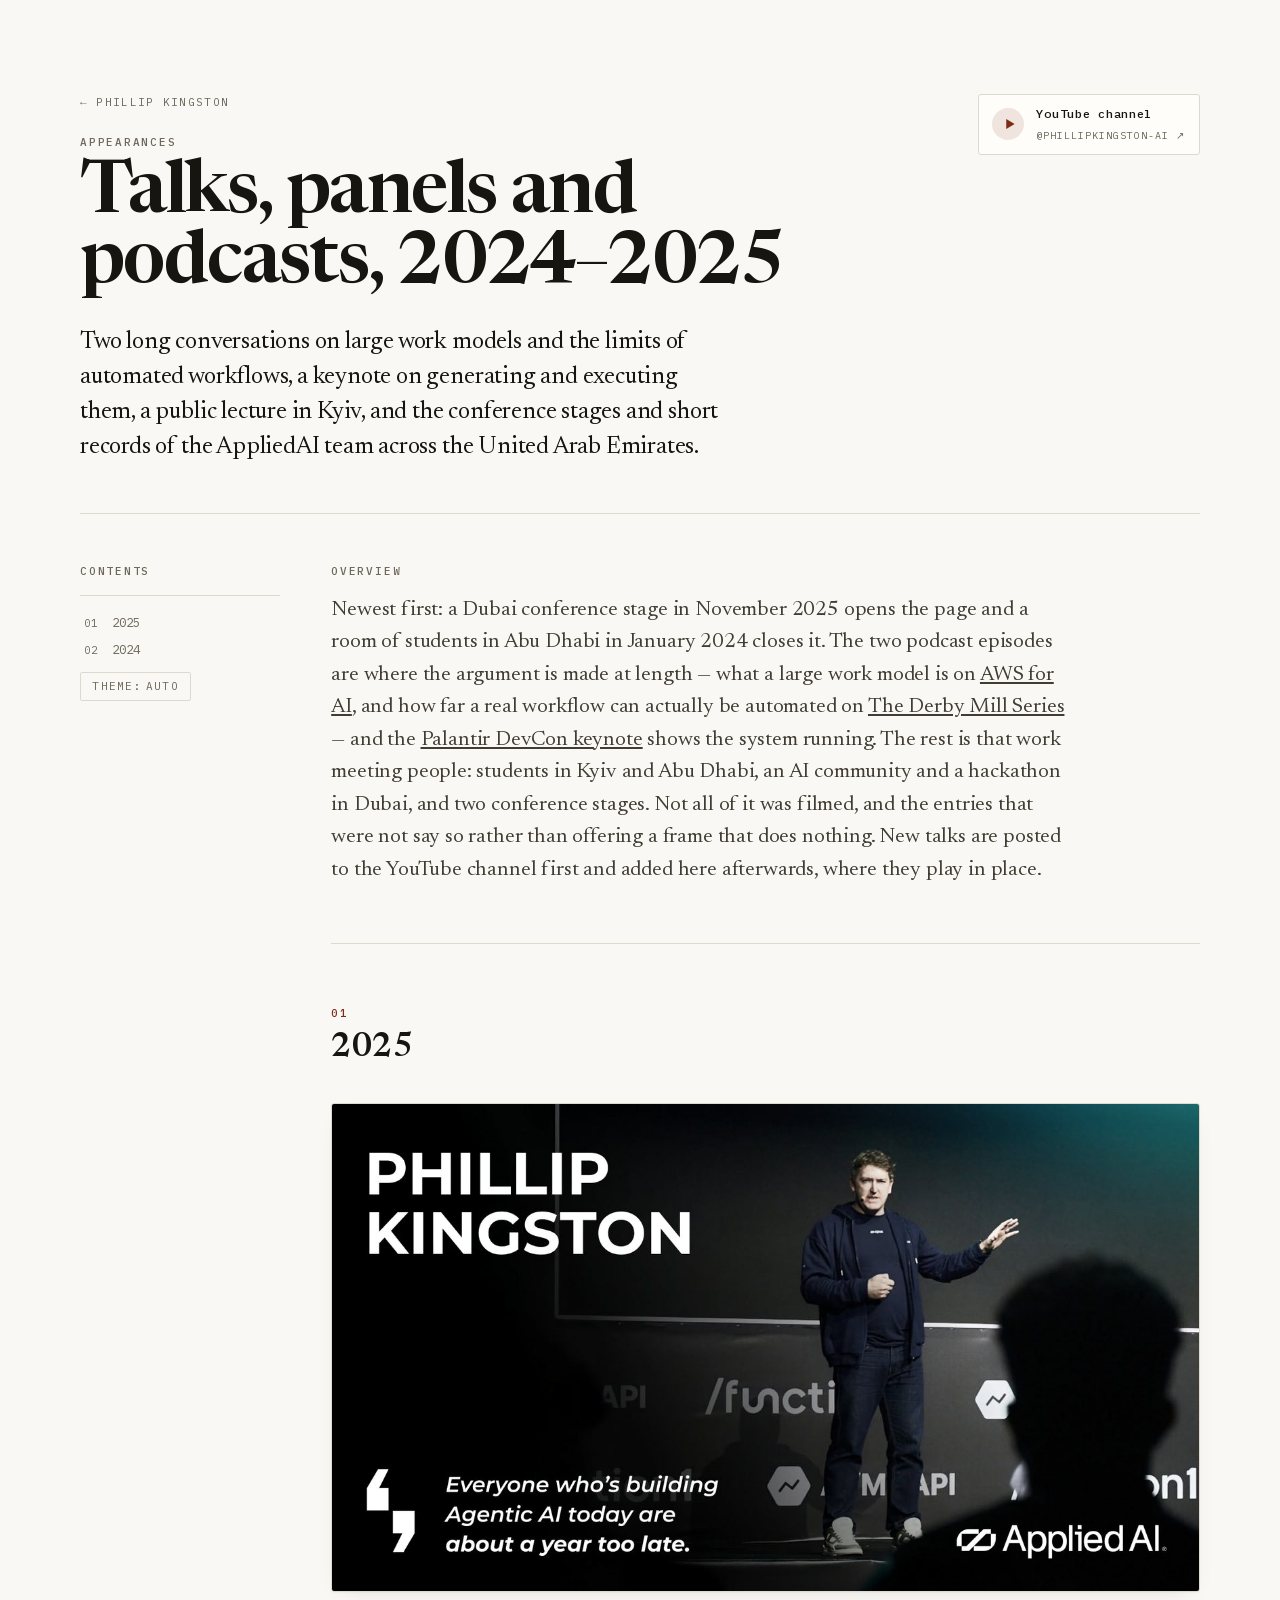
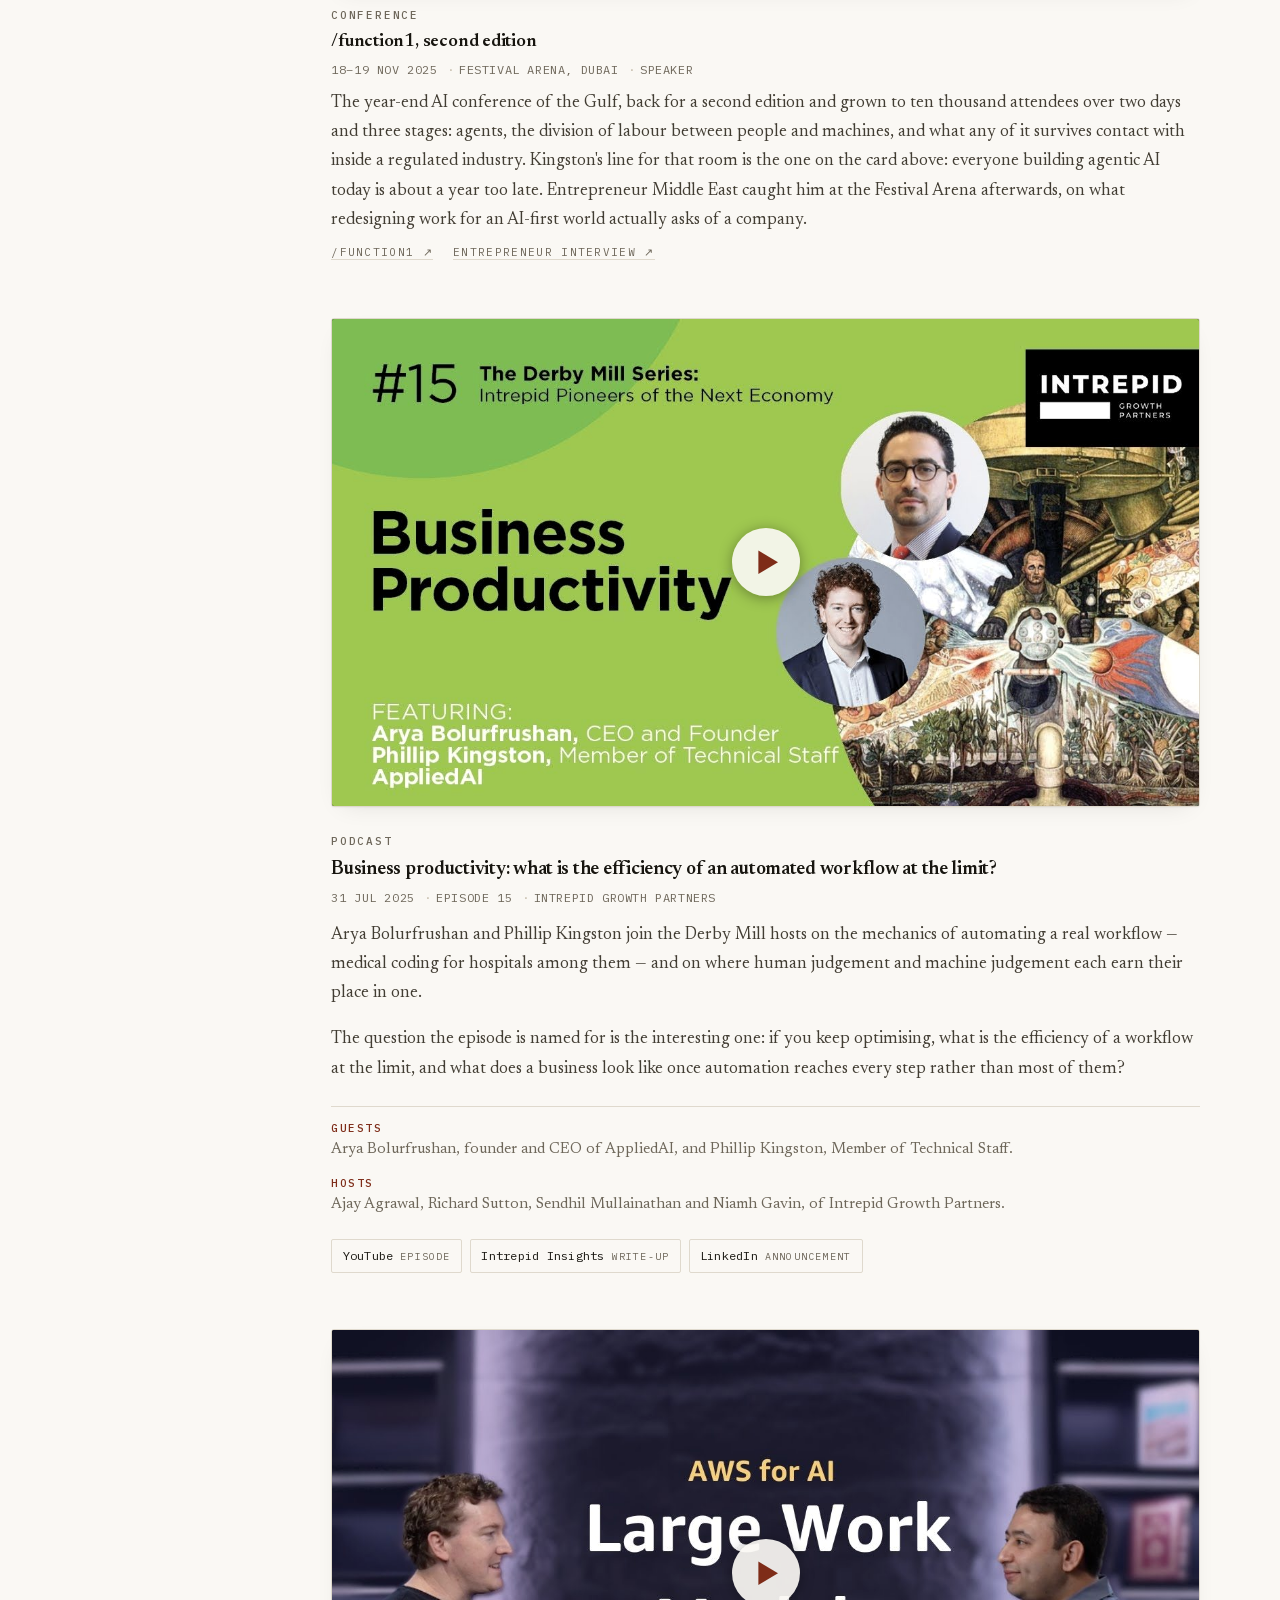
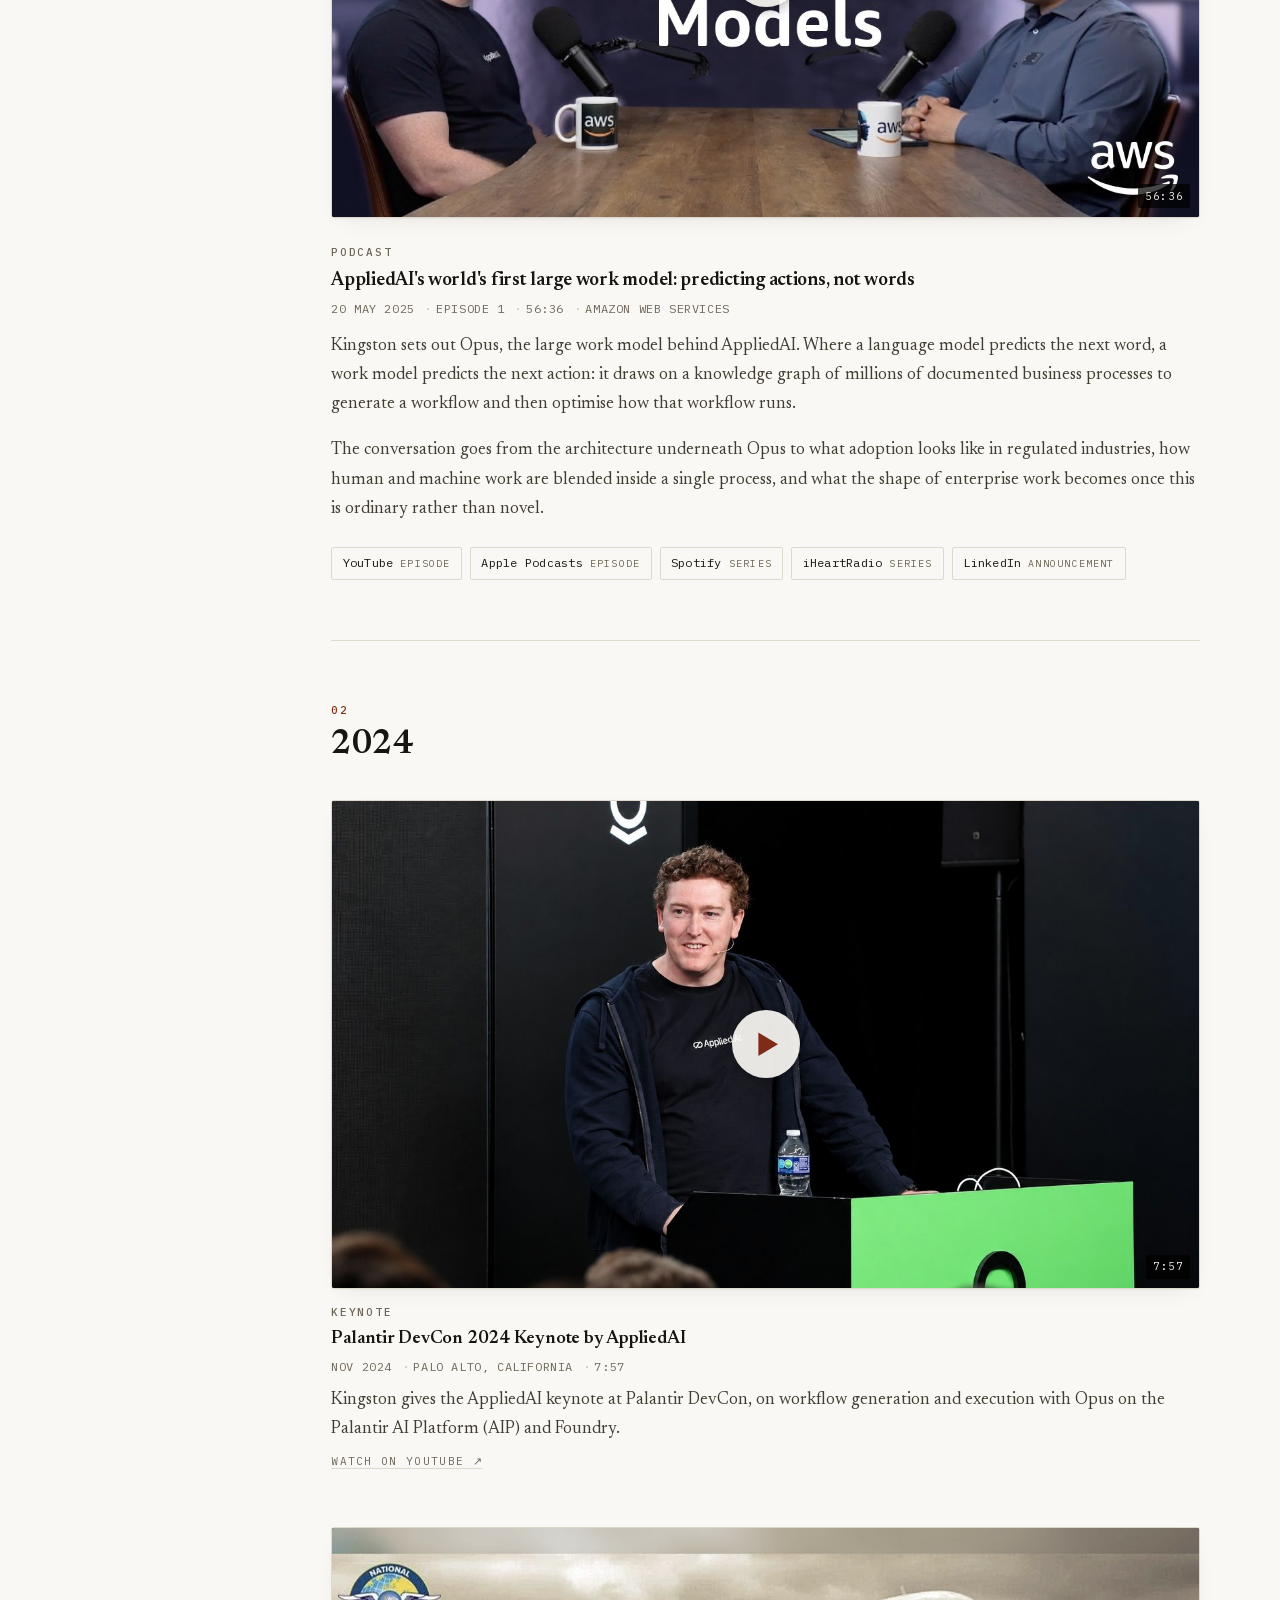
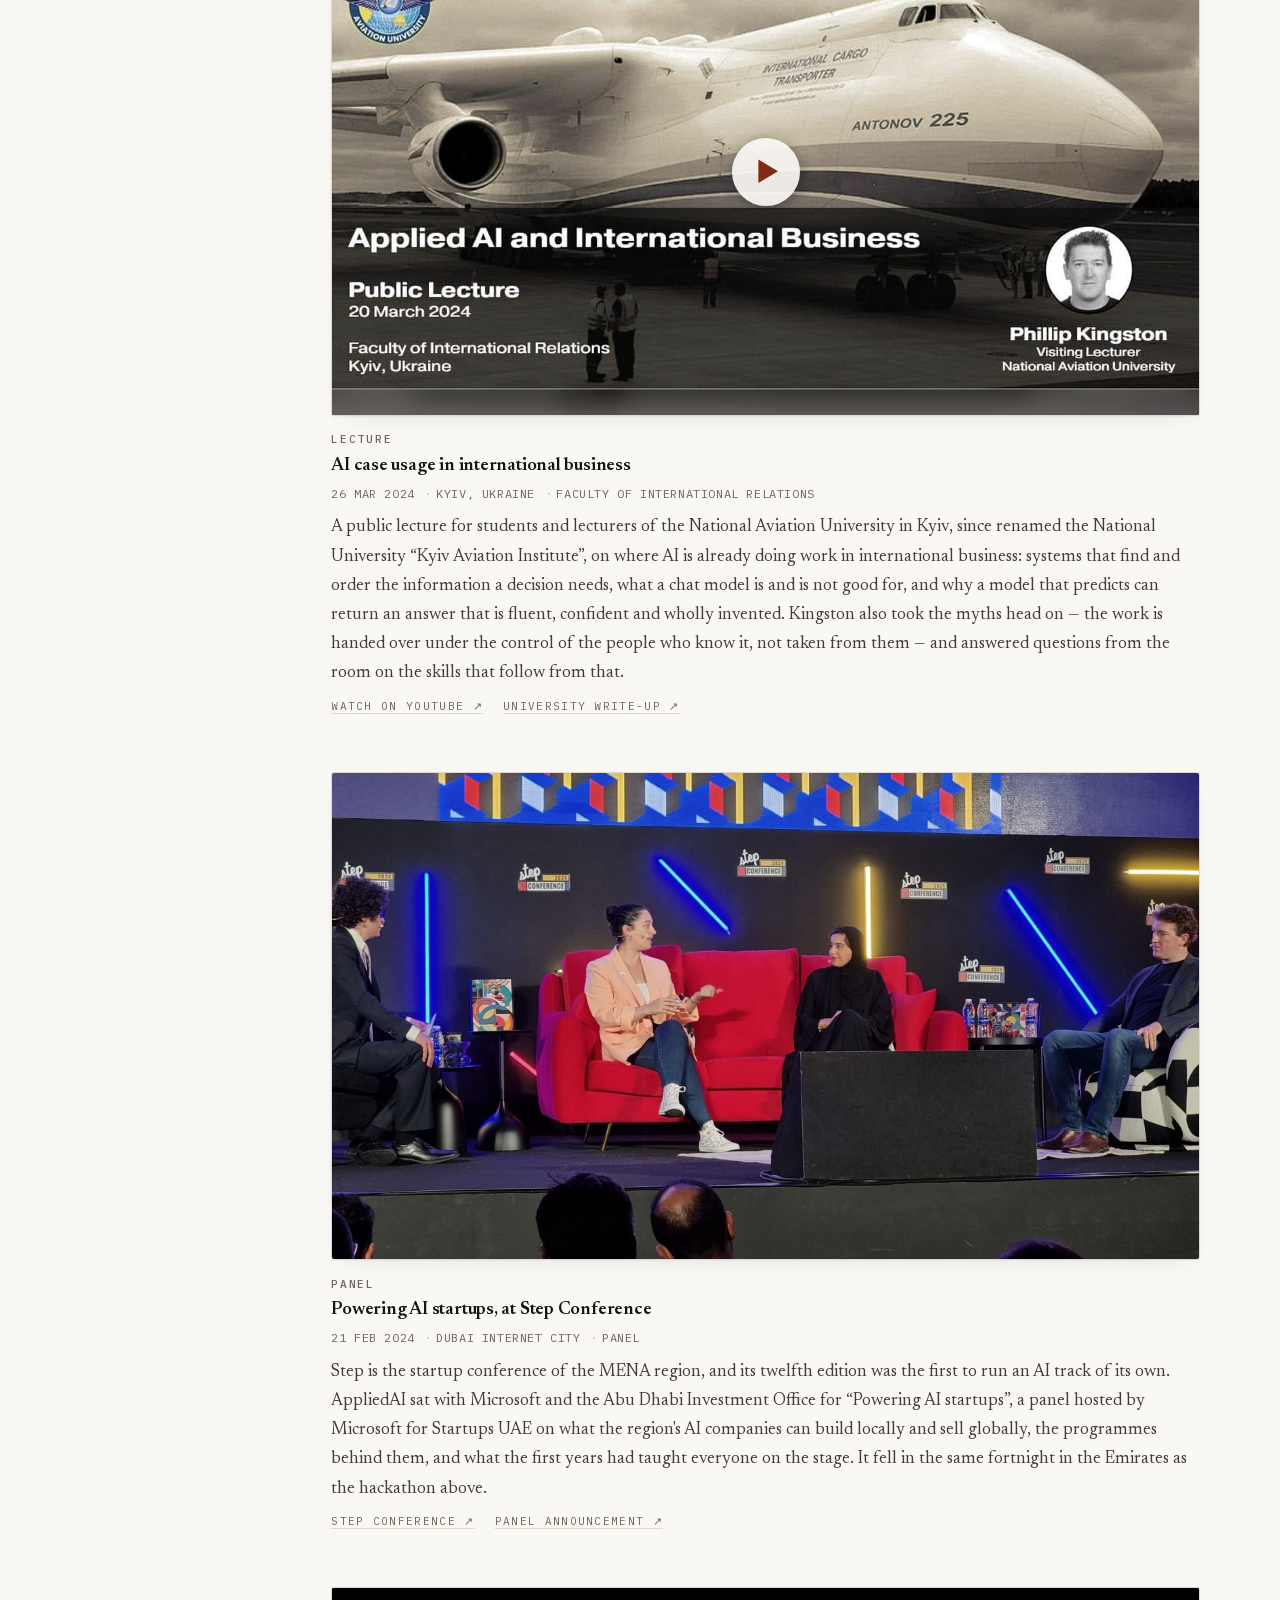
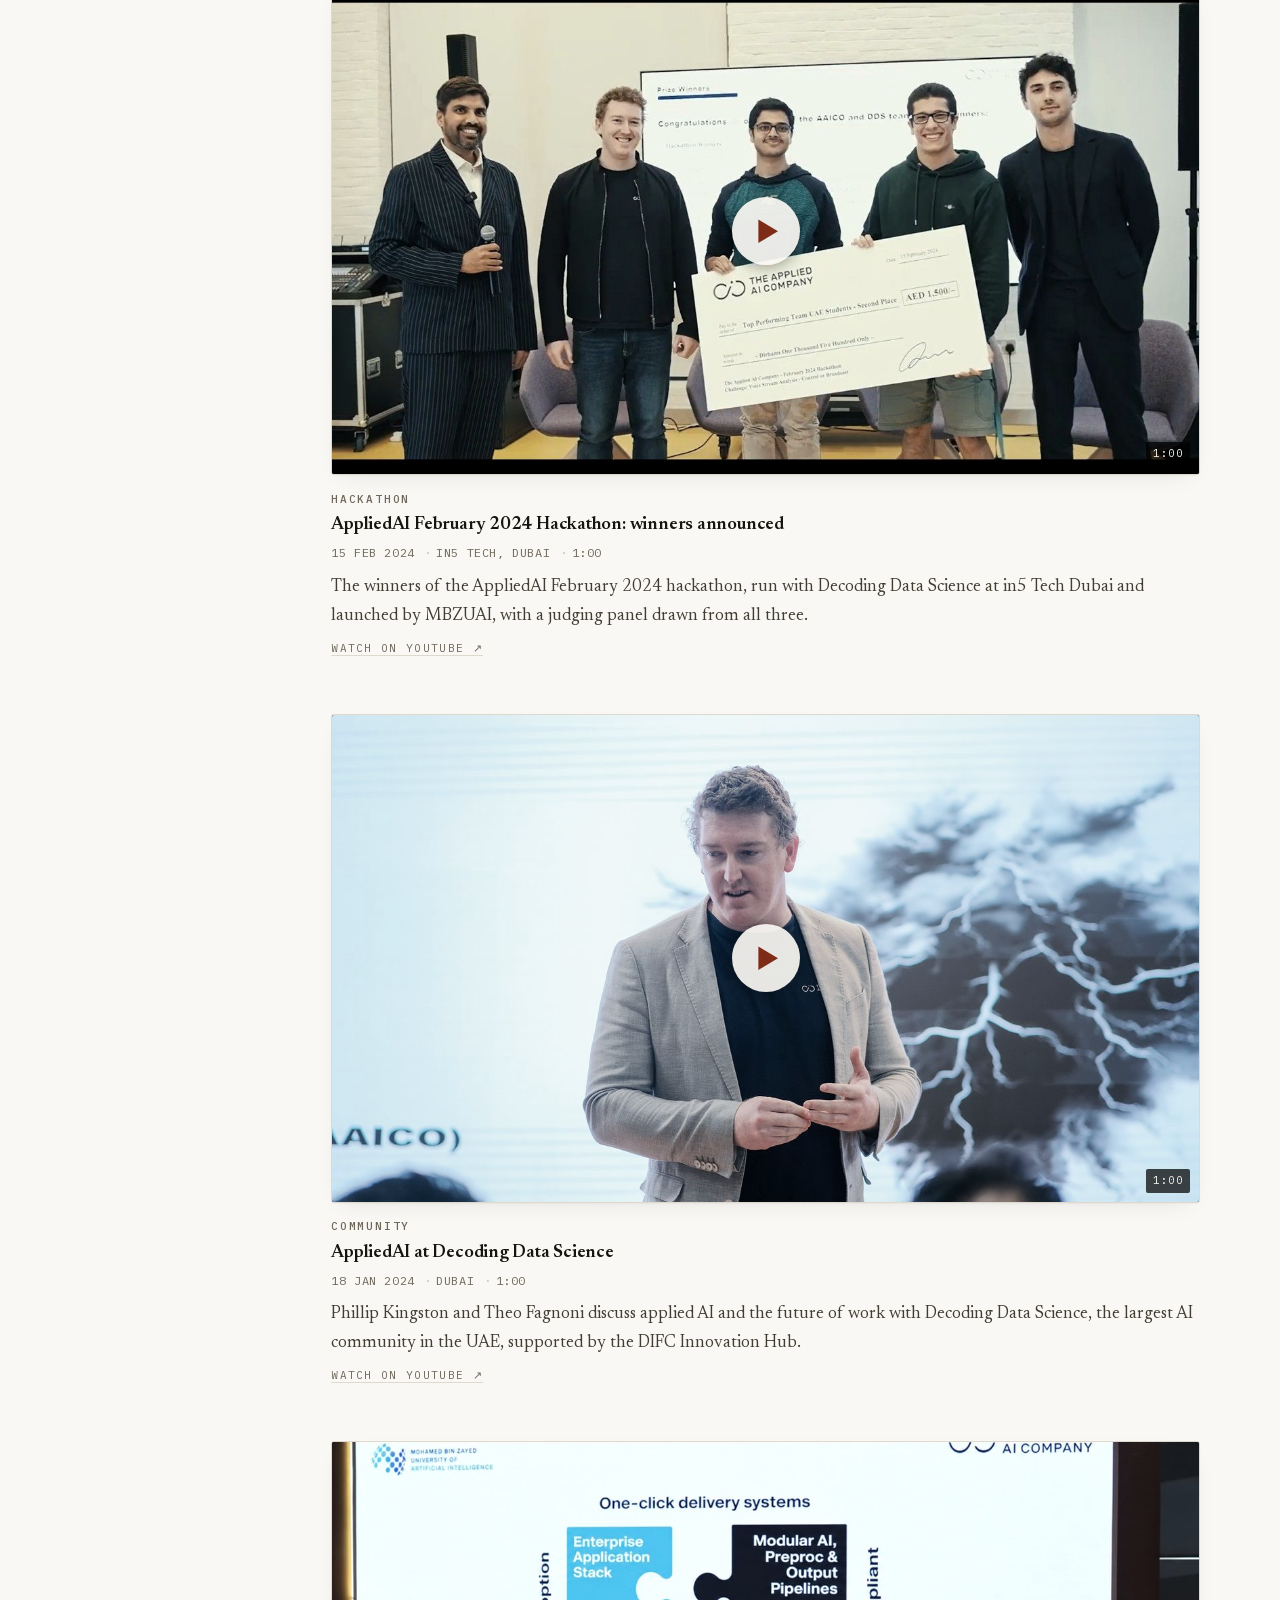
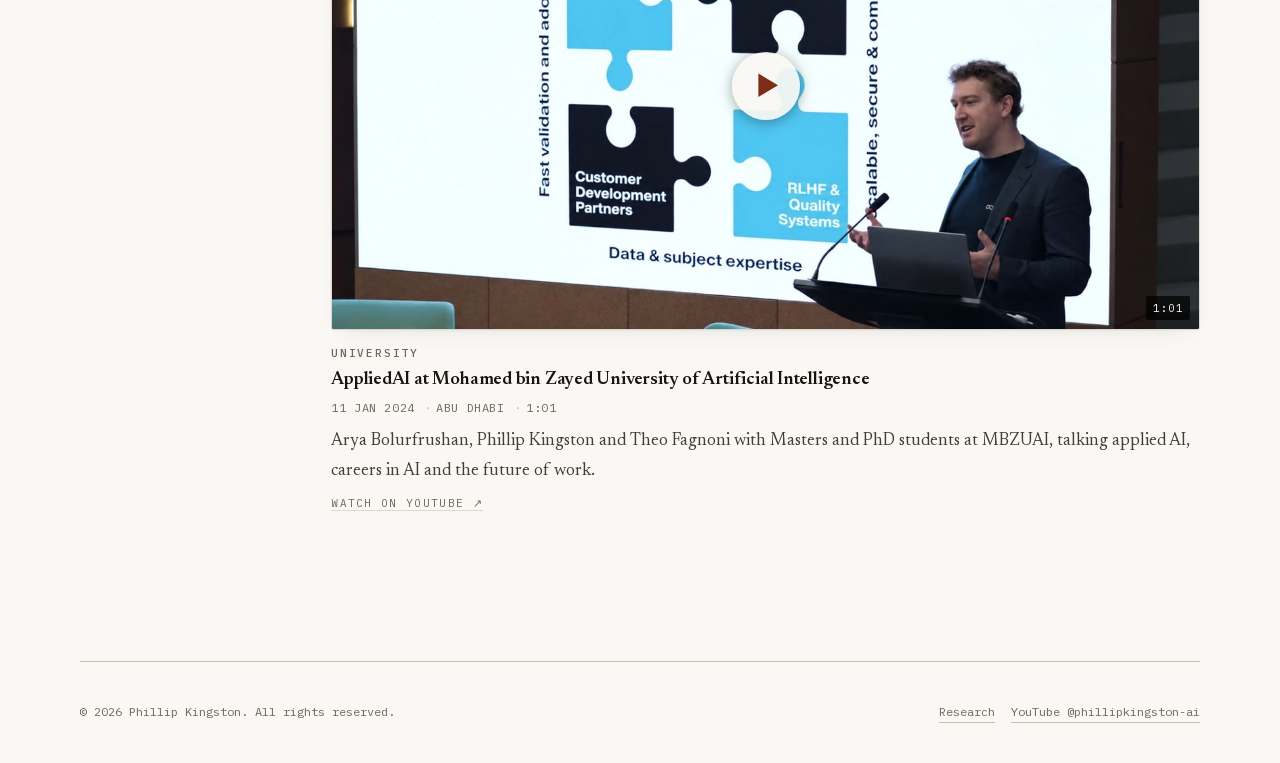
<file: videos/index.html>
<!DOCTYPE html>
<html lang="en">
<head>
    <meta charset="UTF-8">
    <meta name="viewport" content="width=device-width, initial-scale=1.0">

    <title>Appearances - Talks by Phillip Kingston</title>
    <meta name="description" content="Podcasts, keynotes and appearances by Phillip Kingston: Opus and large work models on the AWS for AI podcast, workflow automation at the limit on The Derby Mill Series, the AppliedAI keynote at Palantir DevCon, a public lecture in Kyiv, and conference stages and sessions across the UAE.">
    <meta name="keywords" content="Phillip Kingston, AppliedAI, Opus, large work model, AWS for AI podcast, Derby Mill Series, Palantir DevCon, National University Kyiv Aviation Institute, MBZUAI, Decoding Data Science, Step Conference, function1, workflow automation">
    <meta name="author" content="Phillip Kingston">
    <meta name="robots" content="index, follow">
    <meta name="color-scheme" content="light dark">
    <meta name="theme-color" content="#faf8f4" media="(prefers-color-scheme: light)">
    <meta name="theme-color" content="#12110f" media="(prefers-color-scheme: dark)">

    <meta property="og:type" content="website">
    <meta property="og:locale" content="en_GB">
    <meta property="og:title" content="Appearances - Talks by Phillip Kingston">
    <meta property="og:description" content="Podcasts, keynotes and appearances by Phillip Kingston: Opus and large work models on the AWS for AI podcast, workflow automation at the limit on The Derby Mill Series, the AppliedAI keynote at Palantir DevCon, a public lecture in Kyiv, and conference stages and sessions across the UAE.">
    <meta property="og:image" content="https://www.phillipkingston.com/img/og-videos-1200x630.png">
    <meta property="og:image:width" content="1200">
    <meta property="og:image:height" content="630">
    <meta property="og:image:alt" content="Appearances by Phillip Kingston">
    <meta property="og:url" content="https://www.phillipkingston.com/videos/">
    <meta property="og:site_name" content="Phillip Kingston">
    <meta name="twitter:card" content="summary_large_image">
    <meta name="twitter:title" content="Appearances - Talks by Phillip Kingston">
    <meta name="twitter:description" content="AWS for AI on large work models, The Derby Mill Series on workflow automation at the limit, and the AppliedAI keynote at Palantir DevCon.">
    <meta name="twitter:image" content="https://www.phillipkingston.com/img/og-videos-1200x630.png">
    <meta name="twitter:image:alt" content="Appearances by Phillip Kingston">
    <meta name="twitter:site" content="@phillipkingston">
    <meta name="twitter:creator" content="@phillipkingston">

    <link rel="icon" href="/img/phillipkingston.ico" type="image/x-icon">
    <link rel="apple-touch-icon" href="/img/Apple-Touch-180x180.png">
    <link rel="canonical" href="https://www.phillipkingston.com/videos/">
    <link rel="preload" href="/fonts/newsreader-latin-var.woff2" as="font" type="font/woff2" crossorigin>
    <link rel="preload" href="/fonts/ibm-plex-mono-500-latin.woff2" as="font" type="font/woff2" crossorigin>
    <link rel="stylesheet" href="/css/styles110920261.css">
    <link rel="stylesheet" href="/css/videos120920262.css">

    <script>
    /* Apply the stored theme before first paint to avoid a flash. */
    try {
        var t = localStorage.getItem("theme");
        if (t === "light" || t === "dark") document.documentElement.dataset.theme = t;
    } catch (e) {}
    </script>

    <script async src="https://www.googletagmanager.com/gtag/js?id=G-1MK66YC5XJ"></script>
    <script>
    window.dataLayer = window.dataLayer || [];
    function gtag(){dataLayer.push(arguments);}
    gtag('js', new Date());

    gtag('config', 'G-1MK66YC5XJ');
    </script>
</head>
<body>
    <a class="skip" href="#main">Skip to content</a>
    <div class="progress" aria-hidden="true"><i></i></div>

    <div class="shell">
        <header class="masthead">
            <div class="masthead__grid">
                <div class="masthead__text">
                    <a class="backlink" href="/">&#8592; Phillip Kingston</a>
                    <p class="eyebrow">Appearances</p>
                    <h1>Talks, panels and podcasts, 2024&#8211;2025</h1>
                    <p class="lede">Two long conversations on large work models and the limits of automated workflows, a keynote on generating and executing them, a public lecture in Kyiv, and the conference stages and short records of the AppliedAI team across the United Arab Emirates.</p>
                </div>
                <a class="channel-cta" href="https://www.youtube.com/@phillipkingston-ai" target="_blank" rel="noopener">
                    <span class="channel-cta__mark" aria-hidden="true"><svg viewBox="0 0 16 16" focusable="false"><path d="M3 1.4 14 8 3 14.6Z"/></svg></span>
                    <span class="channel-cta__text">
                        <span class="channel-cta__label">YouTube channel</span>
                        <span class="channel-cta__handle">@phillipkingston-ai &#8599;</span>
                    </span>
                </a>
            </div>
        </header>

        <div class="layout">
            <nav class="rail" aria-label="Contents">
                <p class="rail__title">Contents</p>
                <ol class="rail__list">
                    <li><a href="#y2025"><span class="num">01</span> <span>2025</span></a></li>
                    <li><a href="#y2024"><span class="num">02</span> <span>2024</span></a></li>
                </ol>
                <button class="theme" type="button" id="theme-toggle" hidden>
                    Theme: <span id="theme-label">Auto</span>
                </button>
            </nav>

            <main id="main">
                <section class="overview">
                    <p class="eyebrow">Overview</p>
                    <p class="lede lede--wide">Newest first: a Dubai conference stage in November 2025 opens the page and a room of students in Abu Dhabi in January 2024 closes it. The two podcast episodes are where the argument is made at length &#8212; what a large work model is on <a href="#aws-for-ai">AWS for AI</a>, and how far a real workflow can actually be automated on <a href="#derby-mill">The Derby Mill Series</a> &#8212; and the <a href="#keynote">Palantir DevCon keynote</a> shows the system running. The rest is that work meeting people: students in Kyiv and Abu Dhabi, an AI community and a hackathon in Dubai, and two conference stages. Not all of it was filmed, and the entries that were not say so rather than offering a frame that does nothing. New talks are posted to the YouTube channel first and added here afterwards, where they play in place.</p>
                </section>

                <section class="section" id="y2025" aria-labelledby="y2025-h">
                    <div class="section__head">
                        <p class="section__num">01</p>
                        <h2 id="y2025-h">2025</h2>
                    </div>
                    <div class="videos">
                        <article class="video" id="function1">
                            <div class="video__stage">
                                <img class="video__poster"
                                     src="/img/videos/function1-2025-cover-1280.jpg"
                                     srcset="/img/videos/function1-2025-cover-640.jpg 640w, /img/videos/function1-2025-cover-1280.jpg 1280w"
                                     sizes="(min-width: 68rem) 48rem, 94vw"
                                     width="1280" height="720"
                                     alt="Speaker card for /function1: Phillip Kingston mid-gesture on stage against the conference&#39;s logo wall, beside the line &#8220;Everyone who&#39;s building Agentic AI today are about a year too late&#8221; and the AppliedAI mark.">
                            </div>
                            <div class="video__body">
                                <p class="eyebrow">Conference</p>
                                <h3 class="video__title">/function1, second edition</h3>
                                <p class="video__meta"><time datetime="2025-11-18">18&#8211;19 Nov 2025</time> <span>Festival Arena, Dubai</span> <span>Speaker</span></p>
                                <p class="video__desc">The year-end AI conference of the Gulf, back for a second edition and grown to ten thousand attendees over two days and three stages: agents, the division of labour between people and machines, and what any of it survives contact with inside a regulated industry. Kingston&#39;s line for that room is the one on the card above: everyone building agentic AI today is about a year too late. Entrepreneur Middle East caught him at the Festival Arena afterwards, on what redesigning work for an AI-first world actually asks of a company.</p>
                                <p class="video__out"><a href="https://fnctn1.com/" target="_blank" rel="noopener">/function1 &#8599;</a><a href="https://mena.entrepreneur.com/growth-strategies/ai-excellence-spotlight-phillip-kingston-cto-and/500335" target="_blank" rel="noopener">Entrepreneur interview &#8599;</a></p>
                            </div>
                        </article>
                        <article class="pod" id="derby-mill">
                            <div class="video__stage" data-video="P8IVkxhXCw8" data-title="Business Productivity with AppliedAI — The Derby Mill Series ep 15">
                                <a class="video__link" href="https://www.youtube.com/watch?v=P8IVkxhXCw8" target="_blank" rel="noopener">
                                    <img class="video__poster"
                                         src="/img/videos/P8IVkxhXCw8-1280.jpg"
                                         srcset="/img/videos/P8IVkxhXCw8-640.jpg 640w, /img/videos/P8IVkxhXCw8-1280.jpg 1280w"
                                         sizes="(min-width: 68rem) 48rem, 94vw"
                                         width="1280" height="720" loading="lazy"
                                         alt="Episode card for The Derby Mill Series #15, &#8220;Business Productivity&#8221;, featuring Arya Bolurfrushan and Phillip Kingston of AppliedAI.">
                                    <span class="video__play" aria-hidden="true"><svg viewBox="0 0 16 16" focusable="false"><path d="M3 1.4 14 8 3 14.6Z"/></svg></span>
                                    <span class="u-sr">Play &#8220;Business Productivity&#8221;, The Derby Mill Series episode 15</span>
                                </a>
                            </div>
                            <div class="pod__body">
                                <p class="eyebrow">Podcast</p>
                                <h3 class="pod__title">Business productivity: what is the efficiency of an automated workflow at the limit?</h3>
                                <p class="video__meta"><time datetime="2025-07-31">31 Jul 2025</time> <span>Episode 15</span> <span>Intrepid Growth Partners</span></p>
                                <p class="pod__desc">Arya Bolurfrushan and Phillip Kingston join the Derby Mill hosts on the mechanics of automating a real workflow &#8212; medical coding for hospitals among them &#8212; and on where human judgement and machine judgement each earn their place in one.</p>
                                <p class="pod__desc">The question the episode is named for is the interesting one: if you keep optimising, what is the efficiency of a workflow at the limit, and what does a business look like once automation reaches every step rather than most of them?</p>
                                <p class="people"><b>Guests</b>Arya Bolurfrushan, founder and CEO of AppliedAI, and Phillip Kingston, Member of Technical Staff.</p>
                                <p class="people"><b>Hosts</b>Ajay Agrawal, Richard Sutton, Sendhil Mullainathan and Niamh Gavin, of Intrepid Growth Partners.</p>
                                <p class="listen">
                                    <a href="https://www.youtube.com/watch?v=P8IVkxhXCw8" target="_blank" rel="noopener"><span class="listen__name">YouTube</span><span class="listen__kind">episode</span></a>
                                    <a href="https://insights.intrepidgp.com/p/business-productivity-the-derby-mill" target="_blank" rel="noopener"><span class="listen__name">Intrepid Insights</span><span class="listen__kind">write-up</span></a>
                                    <a href="https://www.linkedin.com/posts/intrepid-growth-partners_the-derby-mill-series-episode-15-is-activity-7358139862685814784-Ex-u" target="_blank" rel="noopener"><span class="listen__name">LinkedIn</span><span class="listen__kind">announcement</span></a>
                                </p>
                            </div>
                        </article>
                        <article class="pod" id="aws-for-ai">
                            <div class="video__stage" data-video="b80GKpEcr0M" data-title="EP1: AppliedAI&#39;s world&#39;s first large work model: predicting actions not words — AWS for AI podcast">
                                <a class="video__link" href="https://www.youtube.com/watch?v=b80GKpEcr0M" target="_blank" rel="noopener">
                                    <img class="video__poster"
                                         src="/img/videos/b80GKpEcr0M-1280.jpg"
                                         srcset="/img/videos/b80GKpEcr0M-640.jpg 640w, /img/videos/b80GKpEcr0M-1280.jpg 1280w"
                                         sizes="(min-width: 68rem) 48rem, 94vw"
                                         width="1280" height="720" loading="lazy"
                                         alt="Phillip Kingston and the host at the AWS for AI podcast table, microphones and AWS mugs between them, under the title &#8220;Large Work Models&#8221;.">
                                    <span class="video__play" aria-hidden="true"><svg viewBox="0 0 16 16" focusable="false"><path d="M3 1.4 14 8 3 14.6Z"/></svg></span>
                                    <span class="video__dur" aria-hidden="true">56:36</span>
                                    <span class="u-sr">Play &#8220;AppliedAI&#39;s world&#39;s first large work model&#8221;, AWS for AI episode 1, 56 minutes 36 seconds</span>
                                </a>
                            </div>
                            <div class="pod__body">
                                <p class="eyebrow">Podcast</p>
                                <h3 class="pod__title">AppliedAI&#39;s world&#39;s first large work model: predicting actions, not words</h3>
                                <p class="video__meta"><time datetime="2025-05-20">20 May 2025</time> <span>Episode 1</span> <span>56:36</span> <span>Amazon Web Services</span></p>
                                <p class="pod__desc">Kingston sets out Opus, the large work model behind AppliedAI. Where a language model predicts the next word, a work model predicts the next action: it draws on a knowledge graph of millions of documented business processes to generate a workflow and then optimise how that workflow runs.</p>
                                <p class="pod__desc">The conversation goes from the architecture underneath Opus to what adoption looks like in regulated industries, how human and machine work are blended inside a single process, and what the shape of enterprise work becomes once this is ordinary rather than novel.</p>
                                <p class="listen">
                                    <a href="https://www.youtube.com/watch?v=b80GKpEcr0M" target="_blank" rel="noopener"><span class="listen__name">YouTube</span><span class="listen__kind">episode</span></a>
                                    <a href="https://podcasts.apple.com/us/podcast/id1813645599?i=1000709103719" target="_blank" rel="noopener"><span class="listen__name">Apple Podcasts</span><span class="listen__kind">episode</span></a>
                                    <a href="https://open.spotify.com/show/3SX05LHuYOZk1cUHRsvRWs" target="_blank" rel="noopener"><span class="listen__name">Spotify</span><span class="listen__kind">series</span></a>
                                    <a href="https://www.iheart.com/podcast/1333-aws-for-ai-276826597/" target="_blank" rel="noopener"><span class="listen__name">iHeartRadio</span><span class="listen__kind">series</span></a>
                                    <a href="https://www.linkedin.com/posts/amazon-web-services_decoding-the-future-of-artificial-intelligence-activity-7348021004259979264-yvCL" target="_blank" rel="noopener"><span class="listen__name">LinkedIn</span><span class="listen__kind">announcement</span></a>
                                </p>
                            </div>
                        </article>
                    </div>
                </section>

                <section class="section" id="y2024" aria-labelledby="y2024-h">
                    <div class="section__head">
                        <p class="section__num">02</p>
                        <h2 id="y2024-h">2024</h2>
                    </div>
                    <div class="videos">
                        <article class="video" id="keynote">
                            <div class="video__stage" data-video="PyTud9QBkQg" data-title="Palantir DevCon 2024 Keynote by AppliedAI">
                                <a class="video__link" href="https://www.youtube.com/watch?v=PyTud9QBkQg" target="_blank" rel="noopener">
                                    <img class="video__poster"
                                         src="/img/videos/palantir-cover-1280.jpg"
                                         srcset="/img/videos/palantir-cover-640.jpg 640w, /img/videos/palantir-cover-1280.jpg 1280w"
                                         sizes="(min-width: 68rem) 48rem, 94vw"
                                         width="1280" height="720" loading="lazy"
                                         alt="Phillip Kingston at the lectern on the Palantir DevCon stage, in an AppliedAI T-shirt.">
                                    <span class="video__play" aria-hidden="true"><svg viewBox="0 0 16 16" focusable="false"><path d="M3 1.4 14 8 3 14.6Z"/></svg></span>
                                    <span class="video__dur" aria-hidden="true">7:57</span>
                                    <span class="u-sr">Play &#8220;Palantir DevCon 2024 Keynote by AppliedAI&#8221;, 7 minutes 57 seconds</span>
                                </a>
                            </div>
                            <div class="video__body">
                                <p class="eyebrow">Keynote</p>
                                <h3 class="video__title">Palantir DevCon 2024 Keynote by AppliedAI</h3>
                                <p class="video__meta"><time datetime="2024-11">Nov 2024</time> <span>Palo Alto, California</span> <span>7:57</span></p>
                                <p class="video__desc">Kingston gives the AppliedAI keynote at Palantir DevCon, on workflow generation and execution with Opus on the Palantir AI Platform (AIP) and Foundry.</p>
                                <p class="video__out"><a href="https://www.youtube.com/watch?v=PyTud9QBkQg" target="_blank" rel="noopener">Watch on YouTube &#8599;</a></p>
                            </div>
                        </article>
                        <article class="video" id="kyiv-aviation">
                            <div class="video__stage" data-video="TTIB986ZXhw" data-title="Open lecture by Phillip James Kingston, &#8220;AI Case Usage in International Business&#8221;, at the National Aviation University, Kyiv">
                                <a class="video__link" href="https://www.youtube.com/watch?v=TTIB986ZXhw" target="_blank" rel="noopener">
                                    <img class="video__poster"
                                         src="/img/videos/kyiv-aviation-cover-1280.jpg"
                                         srcset="/img/videos/kyiv-aviation-cover-640.jpg 640w, /img/videos/kyiv-aviation-cover-1280.jpg 1280w"
                                         sizes="(min-width: 68rem) 48rem, 94vw"
                                         width="1280" height="720" loading="lazy"
                                         alt="Lecture card over a sepia photograph of an Antonov An-225 on the apron, reading &#8220;Applied AI and International Business&#8221;, a public lecture at the Faculty of International Relations in Kyiv.">
                                    <span class="video__play" aria-hidden="true"><svg viewBox="0 0 16 16" focusable="false"><path d="M3 1.4 14 8 3 14.6Z"/></svg></span>
                                    <span class="u-sr">Play the public lecture &#8220;AI Case Usage in International Business&#8221;, National Aviation University, Kyiv</span>
                                </a>
                            </div>
                            <div class="video__body">
                                <p class="eyebrow">Lecture</p>
                                <h3 class="video__title">AI case usage in international business</h3>
                                <p class="video__meta"><time datetime="2024-03-26">26 Mar 2024</time> <span>Kyiv, Ukraine</span> <span>Faculty of International Relations</span></p>
                                <p class="video__desc">A public lecture for students and lecturers of the National Aviation University in Kyiv, since renamed the National University &#8220;Kyiv Aviation Institute&#8221;, on where AI is already doing work in international business: systems that find and order the information a decision needs, what a chat model is and is not good for, and why a model that predicts can return an answer that is fluent, confident and wholly invented. Kingston also took the myths head on &#8212; the work is handed over under the control of the people who know it, not taken from them &#8212; and answered questions from the room on the skills that follow from that.</p>
                                <p class="video__out"><a href="https://www.youtube.com/watch?v=TTIB986ZXhw" target="_blank" rel="noopener">Watch on YouTube &#8599;</a><a href="https://nau.edu.ua/en/news/2024/3/philip-james-kingston-delivered-a-lecture-on-ai-case-usage-in-international-business-for-students-and-lecturers-of-the-national-aviation-university.html" target="_blank" rel="noopener">University write-up &#8599;</a></p>
                            </div>
                        </article>
                        <article class="video" id="step-2024">
                            <div class="video__stage">
                                <img class="video__poster"
                                     src="/img/videos/step-2024-cover-1280.jpg"
                                     srcset="/img/videos/step-2024-cover-640.jpg 640w, /img/videos/step-2024-cover-1280.jpg 1280w"
                                     sizes="(min-width: 68rem) 48rem, 94vw"
                                     width="1280" height="720" loading="lazy"
                                     alt="The panel on the Step Conference 2024 stage: a moderator at the left and three panellists across a red sofa and an armchair, under a wall of Step Conference logos and neon strip lights.">
                            </div>
                            <div class="video__body">
                                <p class="eyebrow">Panel</p>
                                <h3 class="video__title">Powering AI startups, at Step Conference</h3>
                                <p class="video__meta"><time datetime="2024-02-21">21 Feb 2024</time> <span>Dubai Internet City</span> <span>Panel</span></p>
                                <p class="video__desc">Step is the startup conference of the MENA region, and its twelfth edition was the first to run an AI track of its own. AppliedAI sat with Microsoft and the Abu Dhabi Investment Office for &#8220;Powering AI startups&#8221;, a panel hosted by Microsoft for Startups UAE on what the region&#39;s AI companies can build locally and sell globally, the programmes behind them, and what the first years had taught everyone on the stage. It fell in the same fortnight in the Emirates as the hackathon above.</p>
                                <p class="video__out"><a href="https://www.stepconference.com/" target="_blank" rel="noopener">Step Conference &#8599;</a><a href="https://www.linkedin.com/posts/startups-united-arab-emirates_step2024-msft4startups-microsoftuae-activity-7166024877387321344-ZeiM/" target="_blank" rel="noopener">Panel announcement &#8599;</a></p>
                            </div>
                        </article>
                        <article class="video" id="hackathon">
                            <div class="video__stage" data-video="PrUwBkPCvXA" data-title="AppliedAI February 2024 Hackathon Winners Announced!">
                                <a class="video__link" href="https://www.youtube.com/watch?v=PrUwBkPCvXA" target="_blank" rel="noopener">
                                    <img class="video__poster"
                                         src="/img/videos/PrUwBkPCvXA-1280.jpg"
                                         srcset="/img/videos/PrUwBkPCvXA-640.jpg 640w, /img/videos/PrUwBkPCvXA-1280.jpg 1280w"
                                         sizes="(min-width: 68rem) 48rem, 94vw"
                                         width="1280" height="720" loading="lazy"
                                         alt="A prize presentation at the hackathon: five people holding an oversized cheque for the second-placed team.">
                                    <span class="video__play" aria-hidden="true"><svg viewBox="0 0 16 16" focusable="false"><path d="M3 1.4 14 8 3 14.6Z"/></svg></span>
                                    <span class="video__dur" aria-hidden="true">1:00</span>
                                    <span class="u-sr">Play &#8220;AppliedAI February 2024 Hackathon winners announced&#8221;, 1 minute</span>
                                </a>
                            </div>
                            <div class="video__body">
                                <p class="eyebrow">Hackathon</p>
                                <h3 class="video__title">AppliedAI February 2024 Hackathon: winners announced</h3>
                                <p class="video__meta"><time datetime="2024-02-15">15 Feb 2024</time> <span>in5 Tech, Dubai</span> <span>1:00</span></p>
                                <p class="video__desc">The winners of the AppliedAI February 2024 hackathon, run with Decoding Data Science at in5 Tech Dubai and launched by MBZUAI, with a judging panel drawn from all three.</p>
                                <p class="video__out"><a href="https://www.youtube.com/watch?v=PrUwBkPCvXA" target="_blank" rel="noopener">Watch on YouTube &#8599;</a></p>
                            </div>
                        </article>
                        <article class="video" id="decoding-data-science">
                            <div class="video__stage" data-video="RMJsb3ZlsKE" data-title="AppliedAI at Decoding Data Science DDS">
                                <a class="video__link" href="https://www.youtube.com/watch?v=RMJsb3ZlsKE" target="_blank" rel="noopener">
                                    <img class="video__poster"
                                         src="/img/videos/decoding-data-science-cover-1280.jpg"
                                         srcset="/img/videos/decoding-data-science-cover-640.jpg 640w, /img/videos/decoding-data-science-cover-1280.jpg 1280w"
                                         sizes="(min-width: 68rem) 48rem, 94vw"
                                         width="1280" height="720" loading="lazy"
                                         alt="Phillip Kingston speaking at Decoding Data Science in Dubai, in front of a slide of a branching network.">
                                    <span class="video__play" aria-hidden="true"><svg viewBox="0 0 16 16" focusable="false"><path d="M3 1.4 14 8 3 14.6Z"/></svg></span>
                                    <span class="video__dur" aria-hidden="true">1:00</span>
                                    <span class="u-sr">Play &#8220;AppliedAI at Decoding Data Science&#8221;, 1 minute</span>
                                </a>
                            </div>
                            <div class="video__body">
                                <p class="eyebrow">Community</p>
                                <h3 class="video__title">AppliedAI at Decoding Data Science</h3>
                                <p class="video__meta"><time datetime="2024-01-18">18 Jan 2024</time> <span>Dubai</span> <span>1:00</span></p>
                                <p class="video__desc">Phillip Kingston and Theo Fagnoni discuss applied AI and the future of work with Decoding Data Science, the largest AI community in the UAE, supported by the DIFC Innovation Hub.</p>
                                <p class="video__out"><a href="https://www.youtube.com/watch?v=RMJsb3ZlsKE" target="_blank" rel="noopener">Watch on YouTube &#8599;</a></p>
                            </div>
                        </article>
                        <article class="video" id="mbzuai">
                            <div class="video__stage" data-video="XnDJLZlBHQw" data-title="AppliedAI at Mohamed bin Zayed University of Artificial Intelligence (MBZUAI)">
                                <a class="video__link" href="https://www.youtube.com/watch?v=XnDJLZlBHQw" target="_blank" rel="noopener">
                                    <img class="video__poster"
                                         src="/img/videos/mbzuai-cover-1280.jpg"
                                         srcset="/img/videos/mbzuai-cover-640.jpg 640w, /img/videos/mbzuai-cover-1280.jpg 1280w"
                                         sizes="(min-width: 68rem) 48rem, 94vw"
                                         width="1280" height="720" loading="lazy"
                                         alt="Phillip Kingston presenting at MBZUAI beside a slide of four puzzle pieces headed &#8220;One-click delivery systems&#8221;.">
                                    <span class="video__play" aria-hidden="true"><svg viewBox="0 0 16 16" focusable="false"><path d="M3 1.4 14 8 3 14.6Z"/></svg></span>
                                    <span class="video__dur" aria-hidden="true">1:01</span>
                                    <span class="u-sr">Play &#8220;AppliedAI at Mohamed bin Zayed University of Artificial Intelligence&#8221;, 1 minute 1 second</span>
                                </a>
                            </div>
                            <div class="video__body">
                                <p class="eyebrow">University</p>
                                <h3 class="video__title">AppliedAI at Mohamed bin Zayed University of Artificial Intelligence</h3>
                                <p class="video__meta"><time datetime="2024-01-11">11 Jan 2024</time> <span>Abu Dhabi</span> <span>1:01</span></p>
                                <p class="video__desc">Arya Bolurfrushan, Phillip Kingston and Theo Fagnoni with Masters and PhD students at MBZUAI, talking applied AI, careers in AI and the future of work.</p>
                                <p class="video__out"><a href="https://www.youtube.com/watch?v=XnDJLZlBHQw" target="_blank" rel="noopener">Watch on YouTube &#8599;</a></p>
                            </div>
                        </article>
                    </div>
                </section>

            </main>
        </div>

        <footer class="footer">
            <p>&copy; 2026 Phillip Kingston. All rights reserved.</p>
            <p class="footer__ids">
                <a href="/">Research</a>
                <a href="https://www.youtube.com/@phillipkingston-ai" target="_blank" rel="noopener">YouTube @phillipkingston-ai</a>
            </p>
        </footer>
    </div>

    <script type="application/ld+json">
{
      "@context": "https://schema.org",
      "@type": "ItemList",
      "name": "Appearances by Phillip Kingston",
      "url": "https://www.phillipkingston.com/videos/",
      "numberOfItems": 9,
      "itemListOrder": "https://schema.org/ItemListOrderDescending",
      "itemListElement": [
        {
          "@type": "ListItem",
          "position": 1,
          "item": {
            "@type": "Event",
            "name": "/function1, second edition",
            "description": "The second edition of /function1, the year-end AI conference in Dubai, across two days and three stages on agents, human and machine working together, and AI inside regulated industries.",
            "startDate": "2025-11-18",
            "endDate": "2025-11-19",
            "eventAttendanceMode": "https://schema.org/OfflineEventAttendanceMode",
            "eventStatus": "https://schema.org/EventScheduled",
            "location": {
              "@type": "Place",
              "name": "Festival Arena, Dubai Festival City",
              "address": {
                "@type": "PostalAddress",
                "addressLocality": "Dubai",
                "addressCountry": "AE"
              }
            },
            "url": "https://www.phillipkingston.com/videos/#function1",
            "superEvent": {
              "@type": "Event",
              "name": "/function1",
              "url": "https://fnctn1.com/"
            },
            "performer": {
              "@type": "Person",
              "name": "Phillip Kingston",
              "url": "https://www.phillipkingston.com/"
            }
          }
        },
        {
          "@type": "ListItem",
          "position": 2,
          "item": {
            "@type": "PodcastEpisode",
            "name": "Business Productivity: what is the efficiency of an automated workflow at the limit?",
            "episodeNumber": 15,
            "description": "Arya Bolurfrushan and Phillip Kingston of AppliedAI join the Derby Mill hosts on automating real business workflows, where human and machine judgement each belong, and what a business looks like when automation reaches every step.",
            "datePublished": "2025-07-31",
            "url": "https://insights.intrepidgp.com/p/business-productivity-the-derby-mill",
            "partOfSeries": {
              "@type": "PodcastSeries",
              "name": "The Derby Mill Series",
              "url": "https://insights.intrepidgp.com/"
            },
            "associatedMedia": {
              "@type": "VideoObject",
              "name": "Business Productivity with AppliedAI",
              "thumbnailUrl": "https://www.phillipkingston.com/img/videos/P8IVkxhXCw8-1280.jpg",
              "embedUrl": "https://www.youtube.com/embed/P8IVkxhXCw8"
            }
          }
        },
        {
          "@type": "ListItem",
          "position": 3,
          "item": {
            "@type": "PodcastEpisode",
            "name": "AppliedAI's world's first large work model: predicting actions not words",
            "episodeNumber": 1,
            "description": "Phillip Kingston sets out Opus, a large work model that predicts the next action rather than the next word, drawing on a knowledge graph of millions of documented business processes to generate and optimise enterprise workflows.",
            "datePublished": "2025-05-20",
            "duration": "PT56M36S",
            "url": "https://podcasts.apple.com/us/podcast/id1813645599?i=1000709103719",
            "partOfSeries": {
              "@type": "PodcastSeries",
              "name": "AWS for AI",
              "url": "https://www.iheart.com/podcast/1333-aws-for-ai-276826597/"
            },
            "associatedMedia": {
              "@type": "VideoObject",
              "name": "EP1: AppliedAI's world's first large work model: predicting actions not words",
              "duration": "PT56M36S",
              "thumbnailUrl": "https://www.phillipkingston.com/img/videos/b80GKpEcr0M-1280.jpg",
              "embedUrl": "https://www.youtube.com/embed/b80GKpEcr0M"
            },
            "author": {
              "@type": "Person",
              "name": "Phillip Kingston",
              "url": "https://www.phillipkingston.com/"
            }
          }
        },
        {
          "@type": "ListItem",
          "position": 4,
          "item": {
            "@type": "VideoObject",
            "name": "Palantir DevCon 2024 Keynote by AppliedAI",
            "description": "Phillip Kingston gives the AppliedAI keynote at Palantir DevCon, on workflow generation and execution with Opus on the Palantir AI Platform (AIP) and Foundry.",
            "thumbnailUrl": "https://www.phillipkingston.com/img/videos/palantir-cover-1280.jpg",
            "uploadDate": "2026-08-17T13:28:50-07:00",
            "duration": "PT7M57S",
            "url": "https://www.phillipkingston.com/videos/#keynote",
            "embedUrl": "https://www.youtube.com/embed/PyTud9QBkQg",
            "author": {
              "@type": "Person",
              "name": "Phillip Kingston",
              "url": "https://www.phillipkingston.com/"
            }
          }
        },
        {
          "@type": "ListItem",
          "position": 5,
          "item": {
            "@type": "VideoObject",
            "name": "Open lecture by Phillip James Kingston: AI Case Usage in International Business",
            "description": "A public lecture for students and lecturers of the Faculty of International Relations at the National Aviation University in Kyiv, on where artificial intelligence is already used in international business, the limits of chat models and their fabricated answers, and the myths about AI replacing human expertise.",
            "thumbnailUrl": "https://www.phillipkingston.com/img/videos/kyiv-aviation-cover-1280.jpg",
            "uploadDate": "2024-03-26",
            "url": "https://www.phillipkingston.com/videos/#kyiv-aviation",
            "embedUrl": "https://www.youtube.com/embed/TTIB986ZXhw",
            "author": {
              "@type": "Person",
              "name": "Phillip Kingston",
              "url": "https://www.phillipkingston.com/"
            }
          }
        },
        {
          "@type": "ListItem",
          "position": 6,
          "item": {
            "@type": "Event",
            "name": "Powering AI startups — Step Conference 2024",
            "description": "A panel hosted by Microsoft for Startups UAE at the twelfth Step Conference, with AppliedAI, Microsoft and the Abu Dhabi Investment Office, on local and global opportunities for the region's AI companies.",
            "startDate": "2024-02-21",
            "eventAttendanceMode": "https://schema.org/OfflineEventAttendanceMode",
            "eventStatus": "https://schema.org/EventScheduled",
            "location": {
              "@type": "Place",
              "name": "Dubai Internet City",
              "address": {
                "@type": "PostalAddress",
                "addressLocality": "Dubai",
                "addressCountry": "AE"
              }
            },
            "url": "https://www.phillipkingston.com/videos/#step-2024",
            "superEvent": {
              "@type": "Event",
              "name": "Step Conference 2024",
              "url": "https://www.stepconference.com/"
            },
            "performer": {
              "@type": "Person",
              "name": "Phillip Kingston",
              "url": "https://www.phillipkingston.com/"
            }
          }
        },
        {
          "@type": "ListItem",
          "position": 7,
          "item": {
            "@type": "VideoObject",
            "name": "AppliedAI February 2024 Hackathon: winners announced",
            "description": "The winners of the AppliedAI February 2024 hackathon, run with Decoding Data Science at in5 Tech Dubai and launched by MBZUAI.",
            "thumbnailUrl": "https://www.phillipkingston.com/img/videos/PrUwBkPCvXA-1280.jpg",
            "uploadDate": "2026-08-17T13:27:32-07:00",
            "duration": "PT1M",
            "url": "https://www.phillipkingston.com/videos/#hackathon",
            "embedUrl": "https://www.youtube.com/embed/PrUwBkPCvXA",
            "author": {
              "@type": "Person",
              "name": "Phillip Kingston",
              "url": "https://www.phillipkingston.com/"
            }
          }
        },
        {
          "@type": "ListItem",
          "position": 8,
          "item": {
            "@type": "VideoObject",
            "name": "AppliedAI at Decoding Data Science",
            "description": "Phillip Kingston and Theo Fagnoni discuss applied AI and the future of work with Decoding Data Science, the largest AI community in the UAE, supported by the DIFC Innovation Hub in Dubai.",
            "thumbnailUrl": "https://www.phillipkingston.com/img/videos/decoding-data-science-cover-1280.jpg",
            "uploadDate": "2026-08-17T13:23:13-07:00",
            "duration": "PT1M",
            "url": "https://www.phillipkingston.com/videos/#decoding-data-science",
            "embedUrl": "https://www.youtube.com/embed/RMJsb3ZlsKE",
            "author": {
              "@type": "Person",
              "name": "Phillip Kingston",
              "url": "https://www.phillipkingston.com/"
            }
          }
        },
        {
          "@type": "ListItem",
          "position": 9,
          "item": {
            "@type": "VideoObject",
            "name": "AppliedAI at Mohamed bin Zayed University of Artificial Intelligence (MBZUAI)",
            "description": "Arya Bolurfrushan, Phillip Kingston and Theo Fagnoni with Masters and PhD students at MBZUAI in Abu Dhabi, talking applied AI, careers in AI and the future of work.",
            "thumbnailUrl": "https://www.phillipkingston.com/img/videos/mbzuai-cover-1280.jpg",
            "uploadDate": "2026-08-17T13:26:44-07:00",
            "duration": "PT1M1S",
            "url": "https://www.phillipkingston.com/videos/#mbzuai",
            "embedUrl": "https://www.youtube.com/embed/XnDJLZlBHQw",
            "author": {
              "@type": "Person",
              "name": "Phillip Kingston",
              "url": "https://www.phillipkingston.com/"
            }
          }
        }
      ]
    }
    </script>

    <script src="/js/site.js" defer></script>
    <script src="/js/videos.js" defer></script>
</body>
</html>
</file>
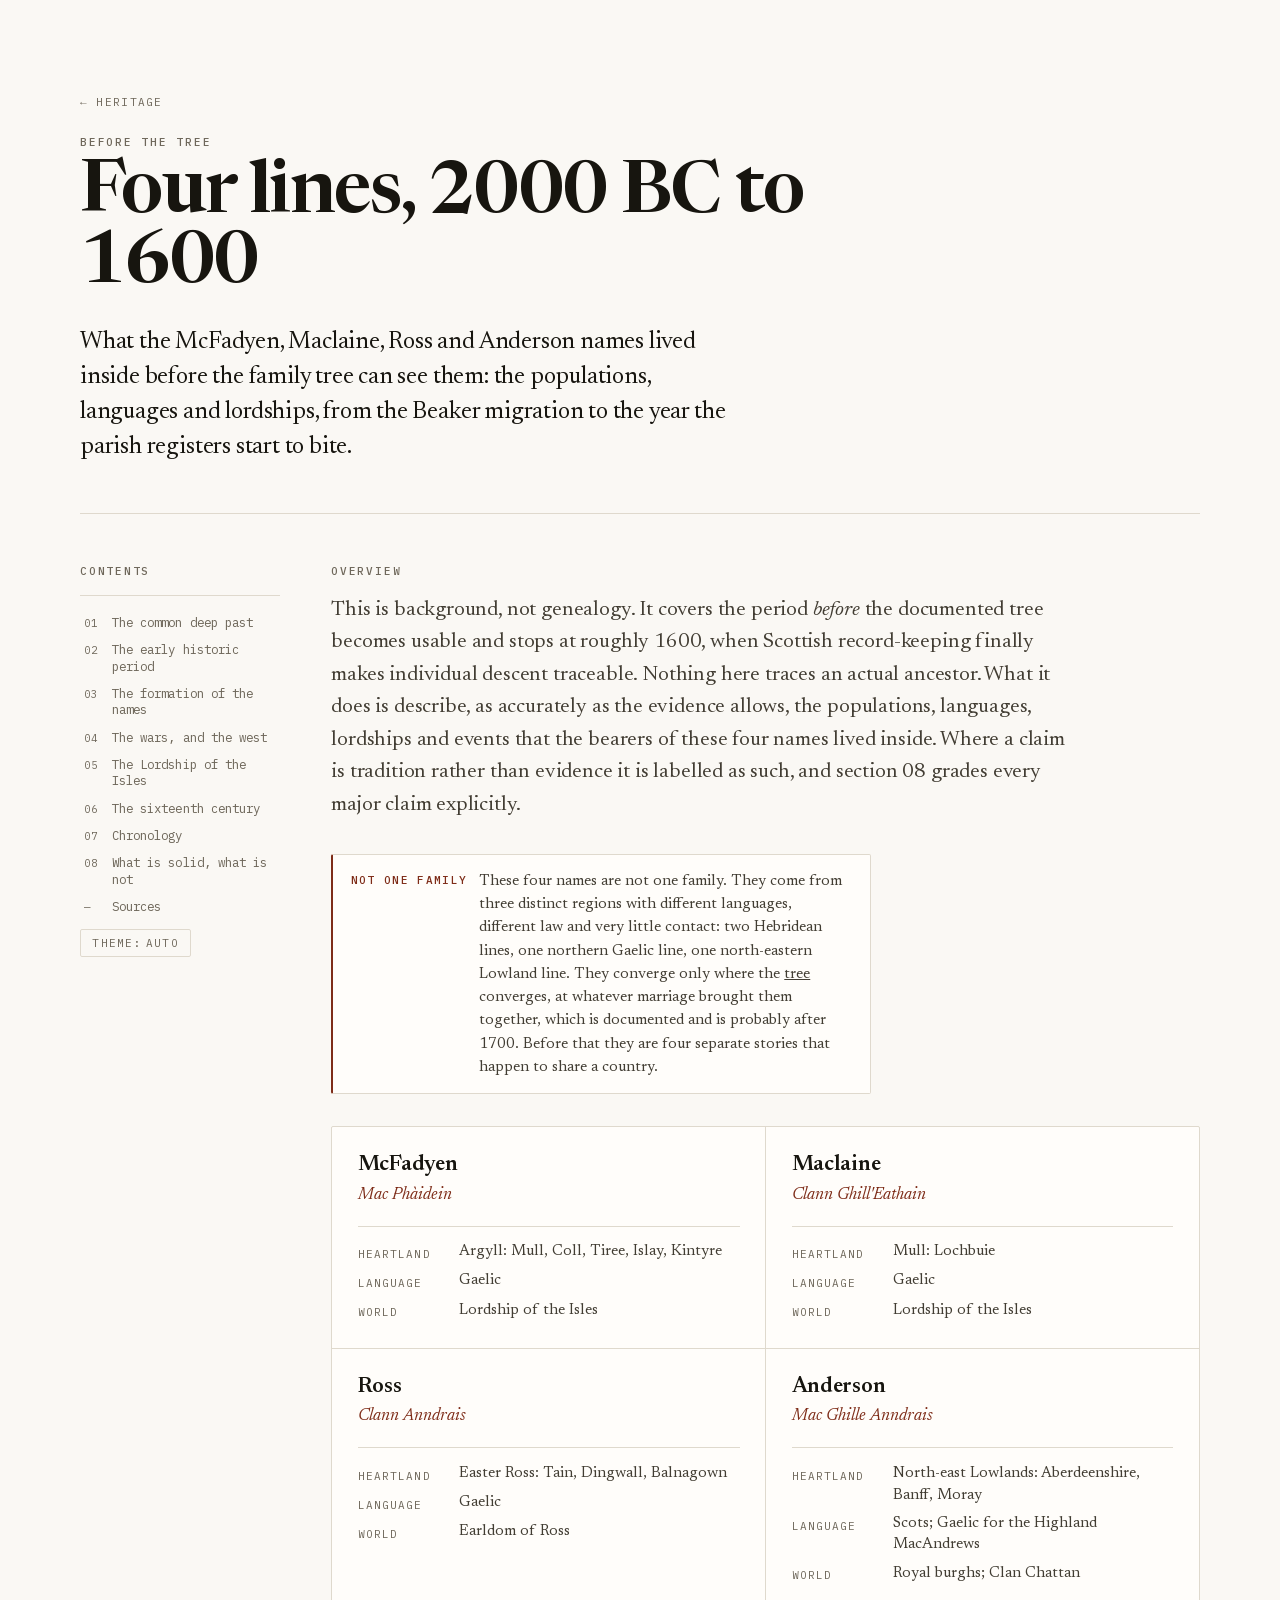
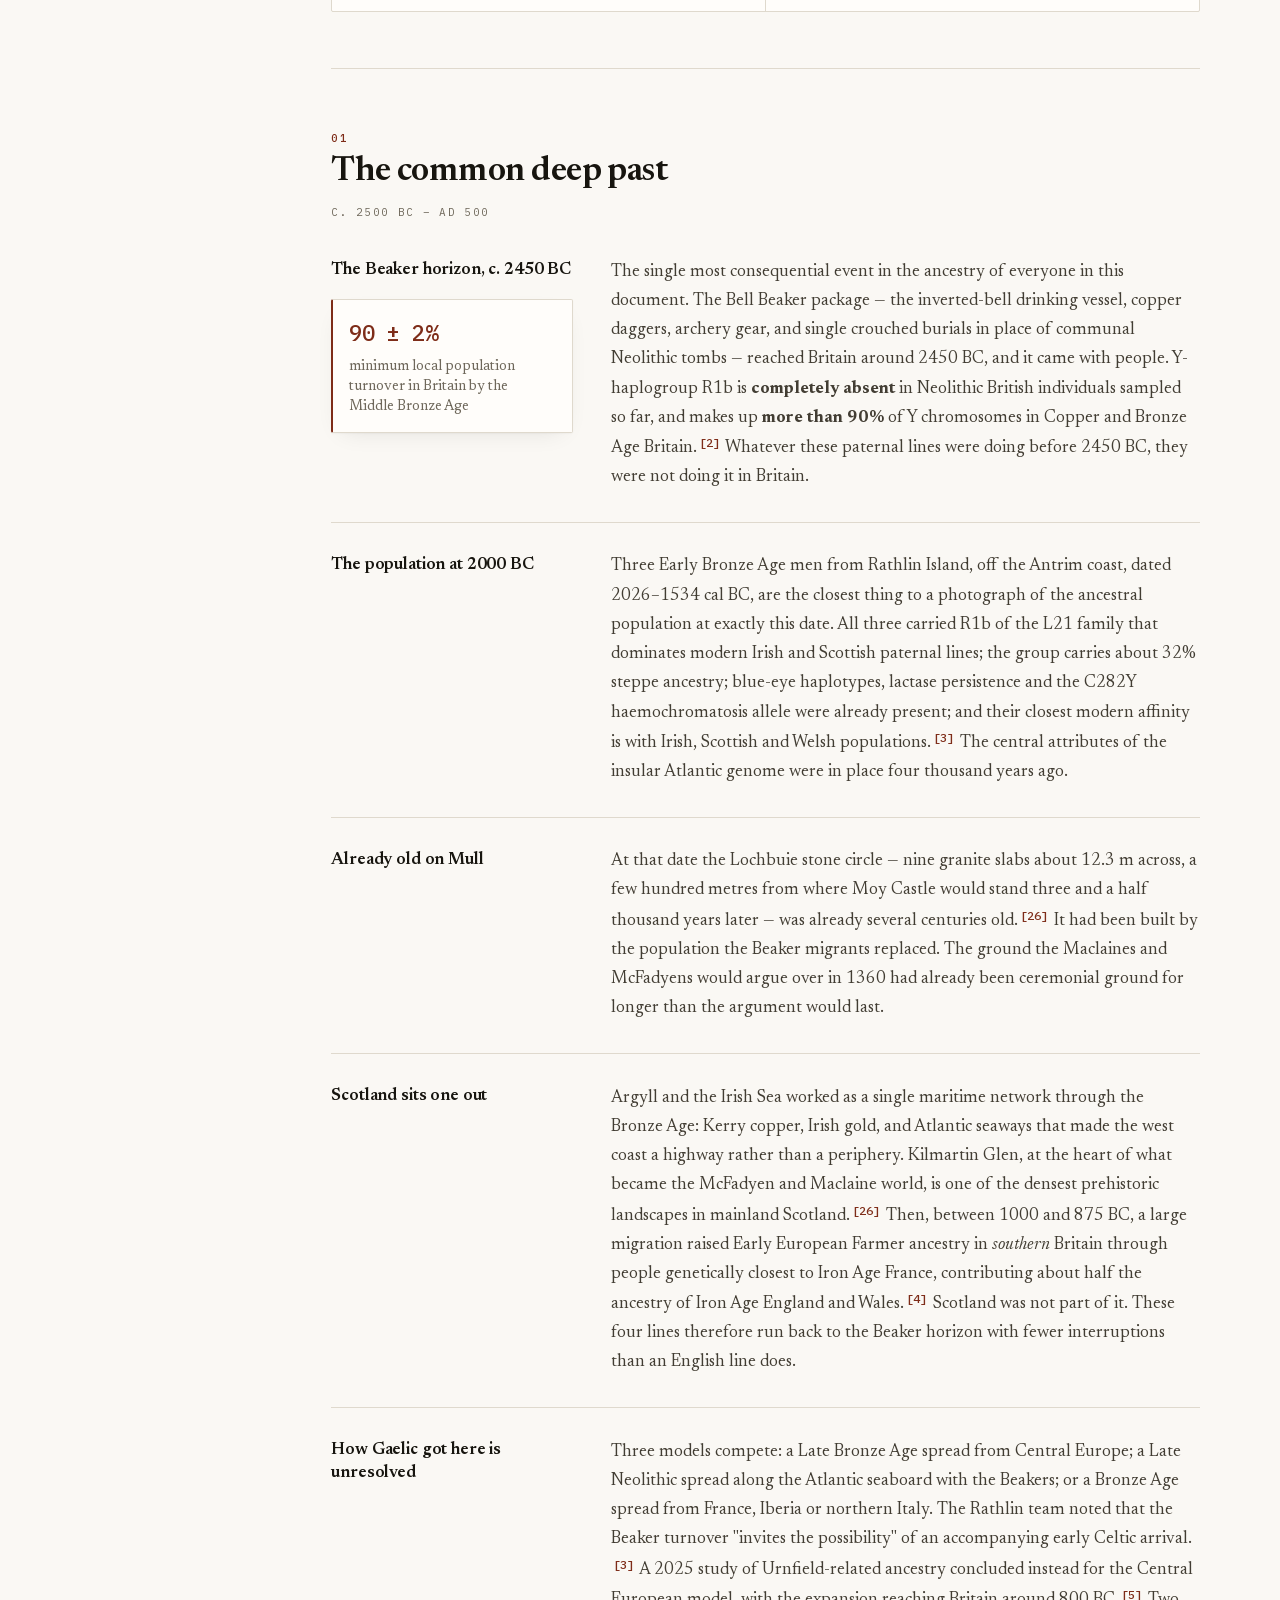
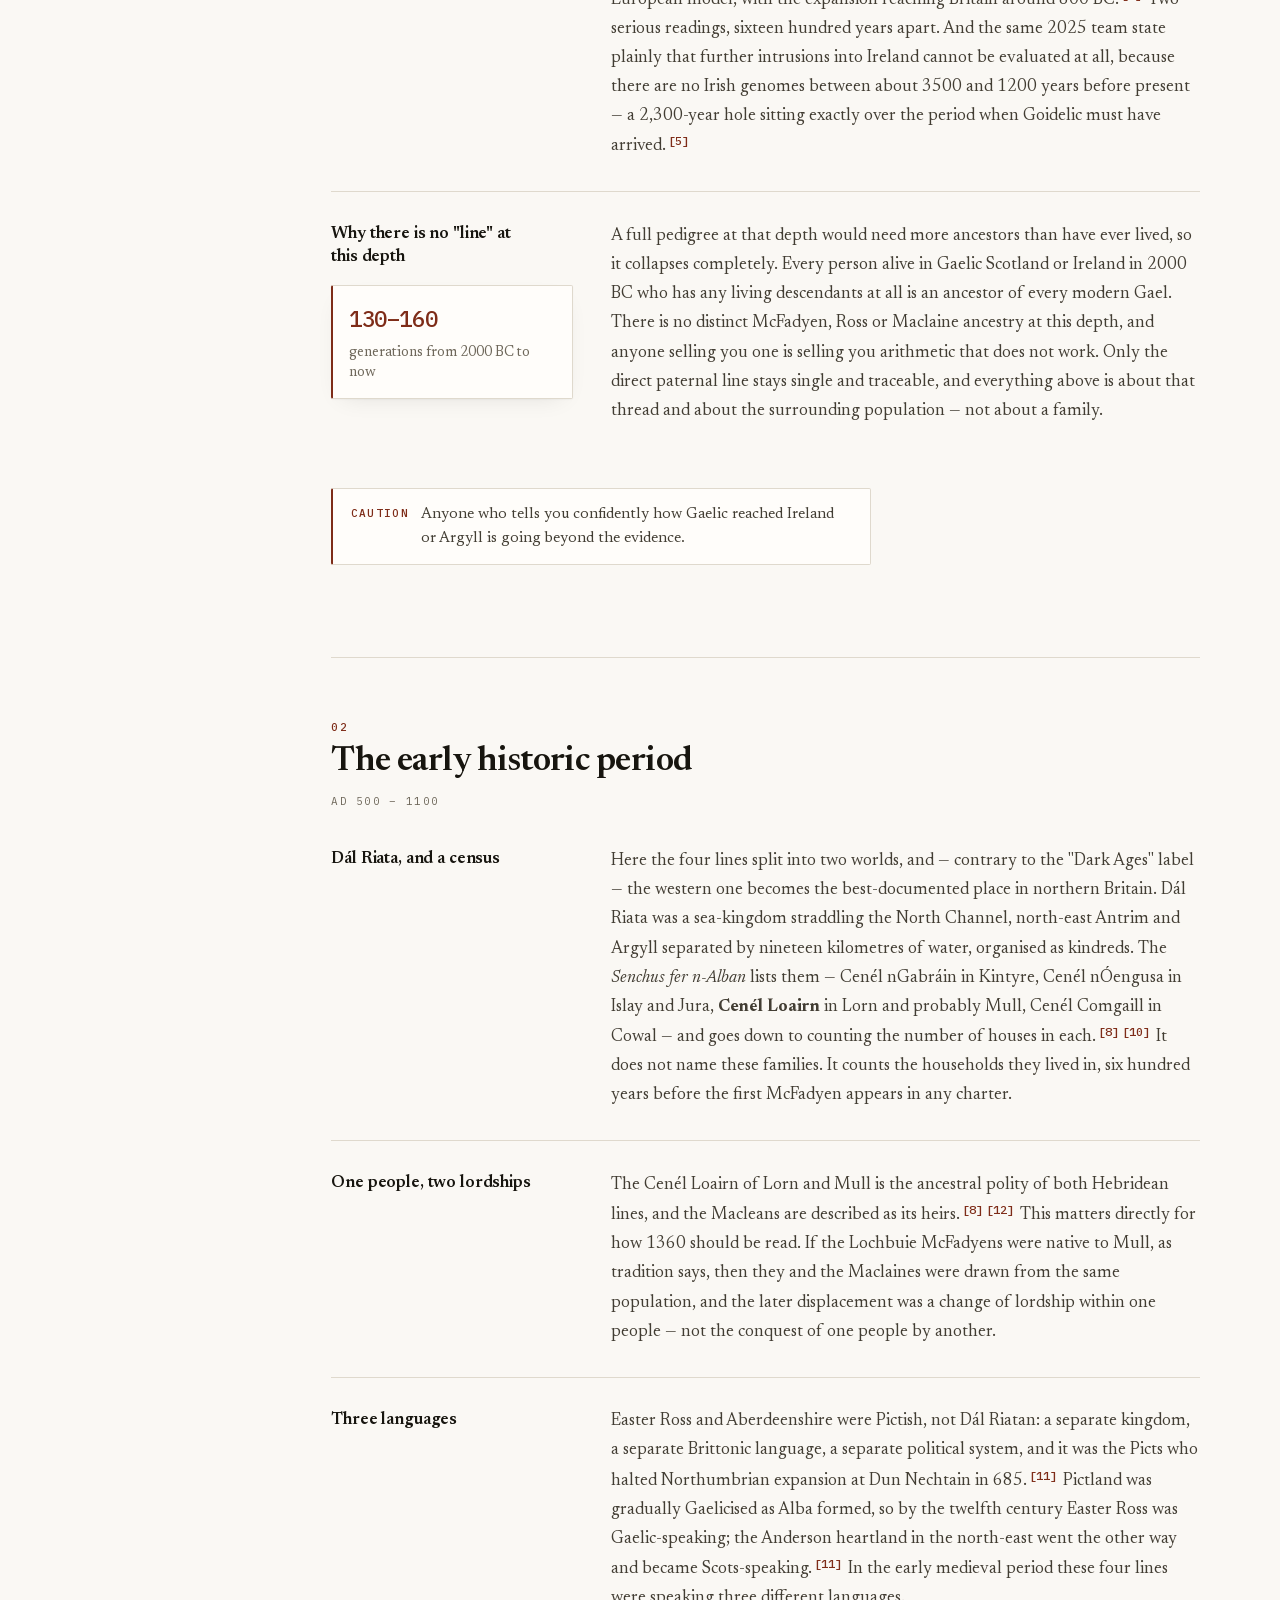
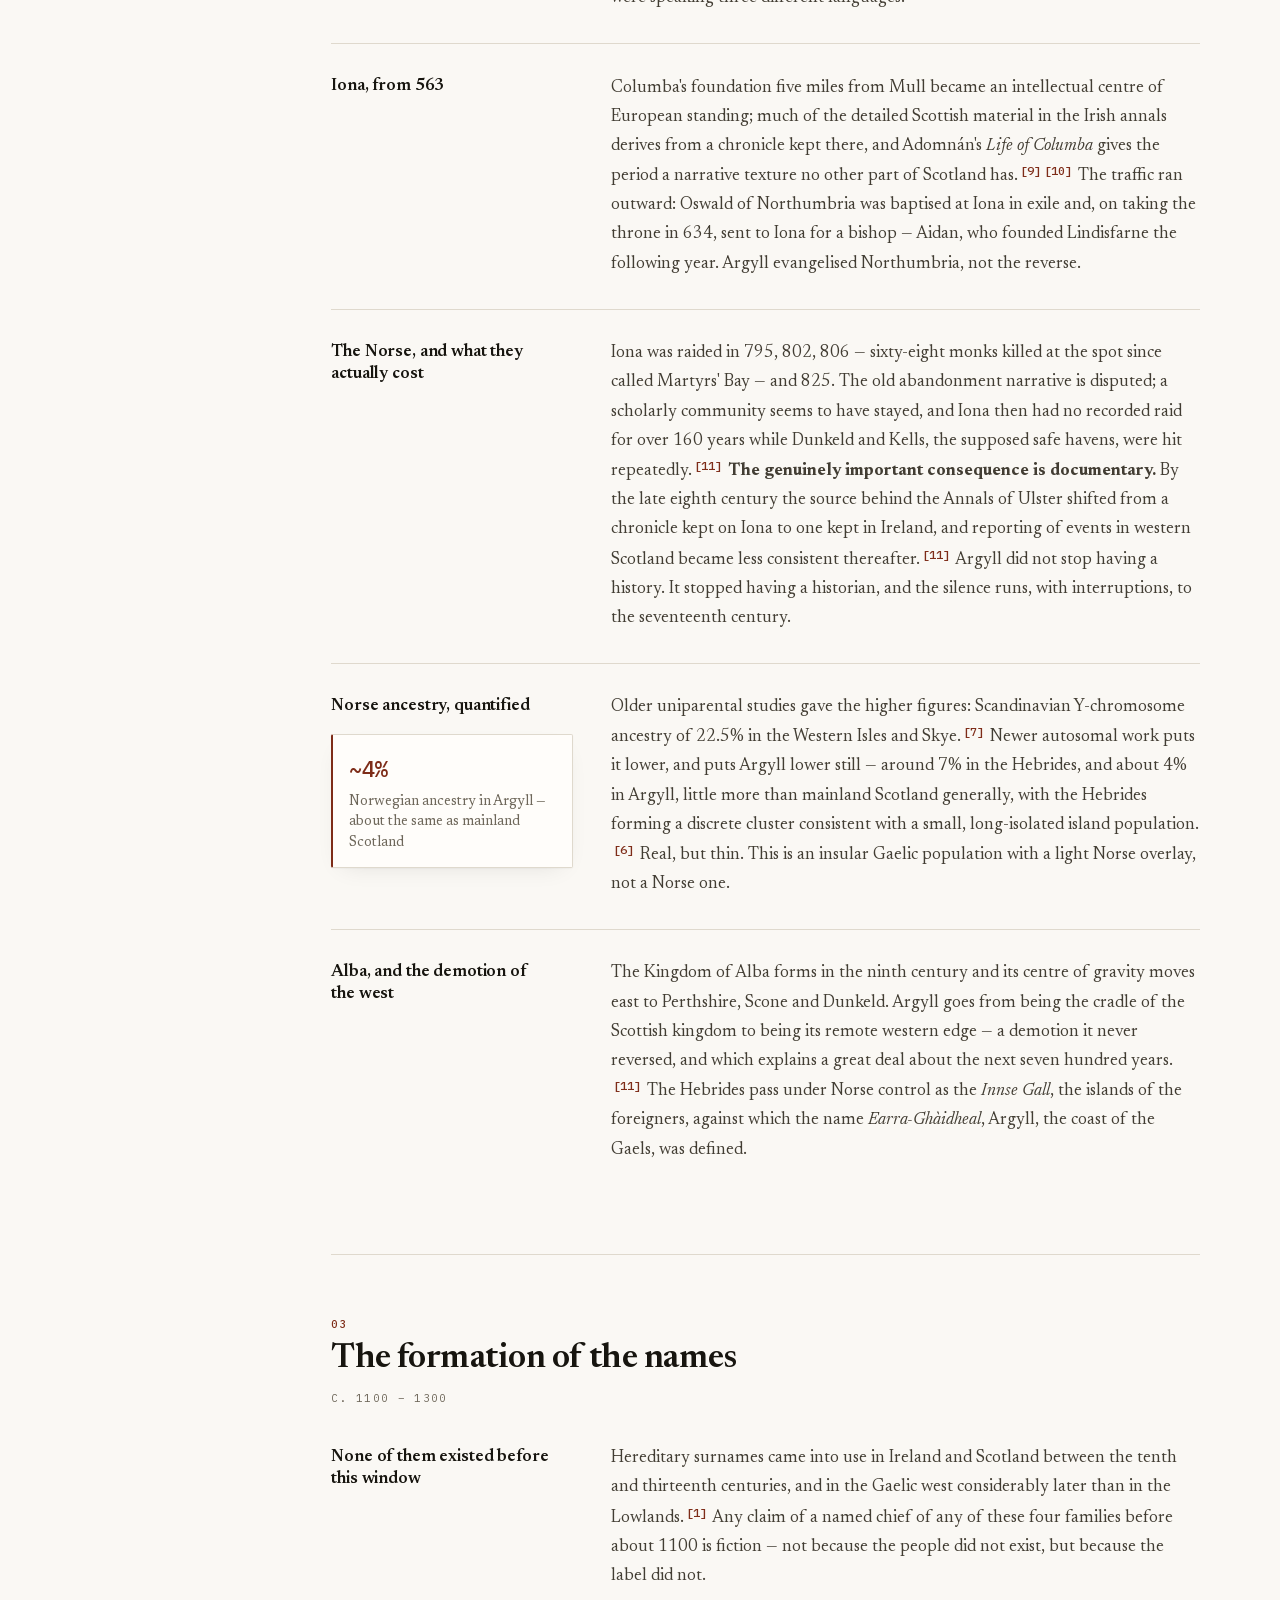
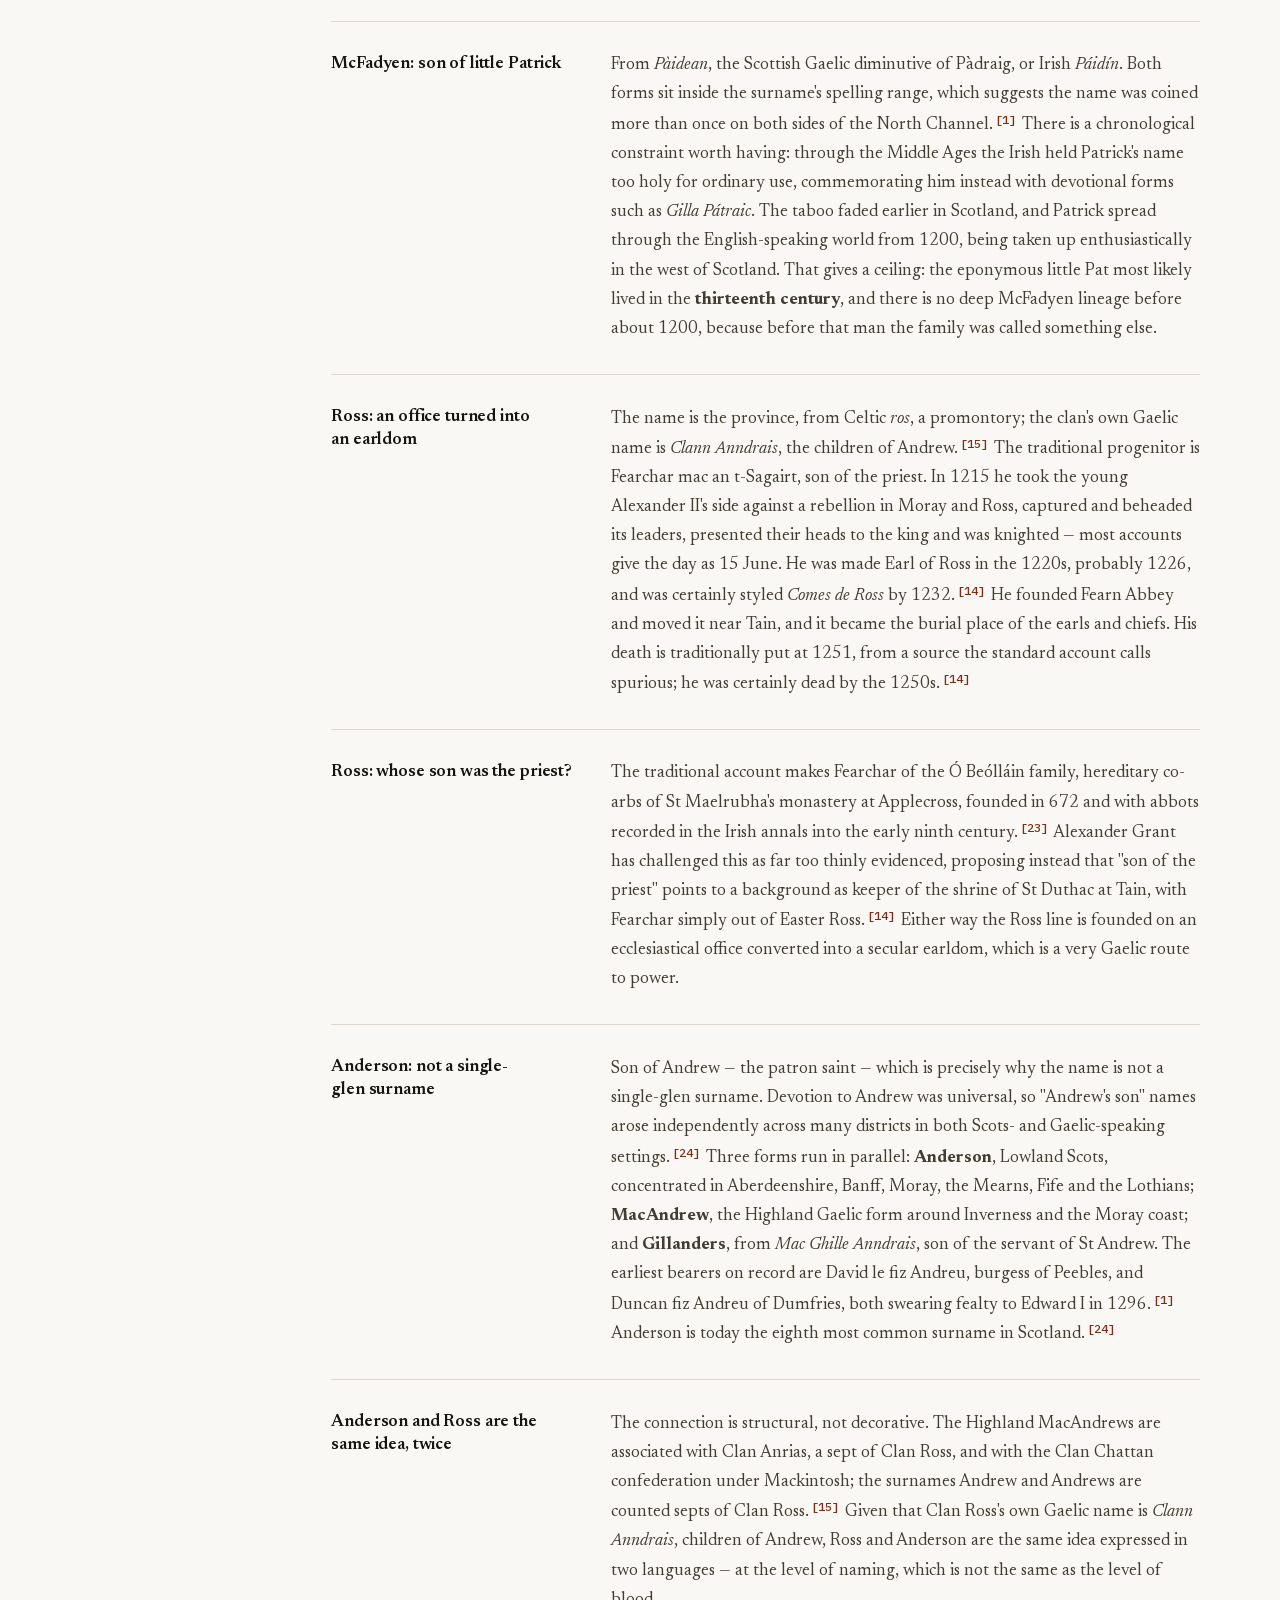
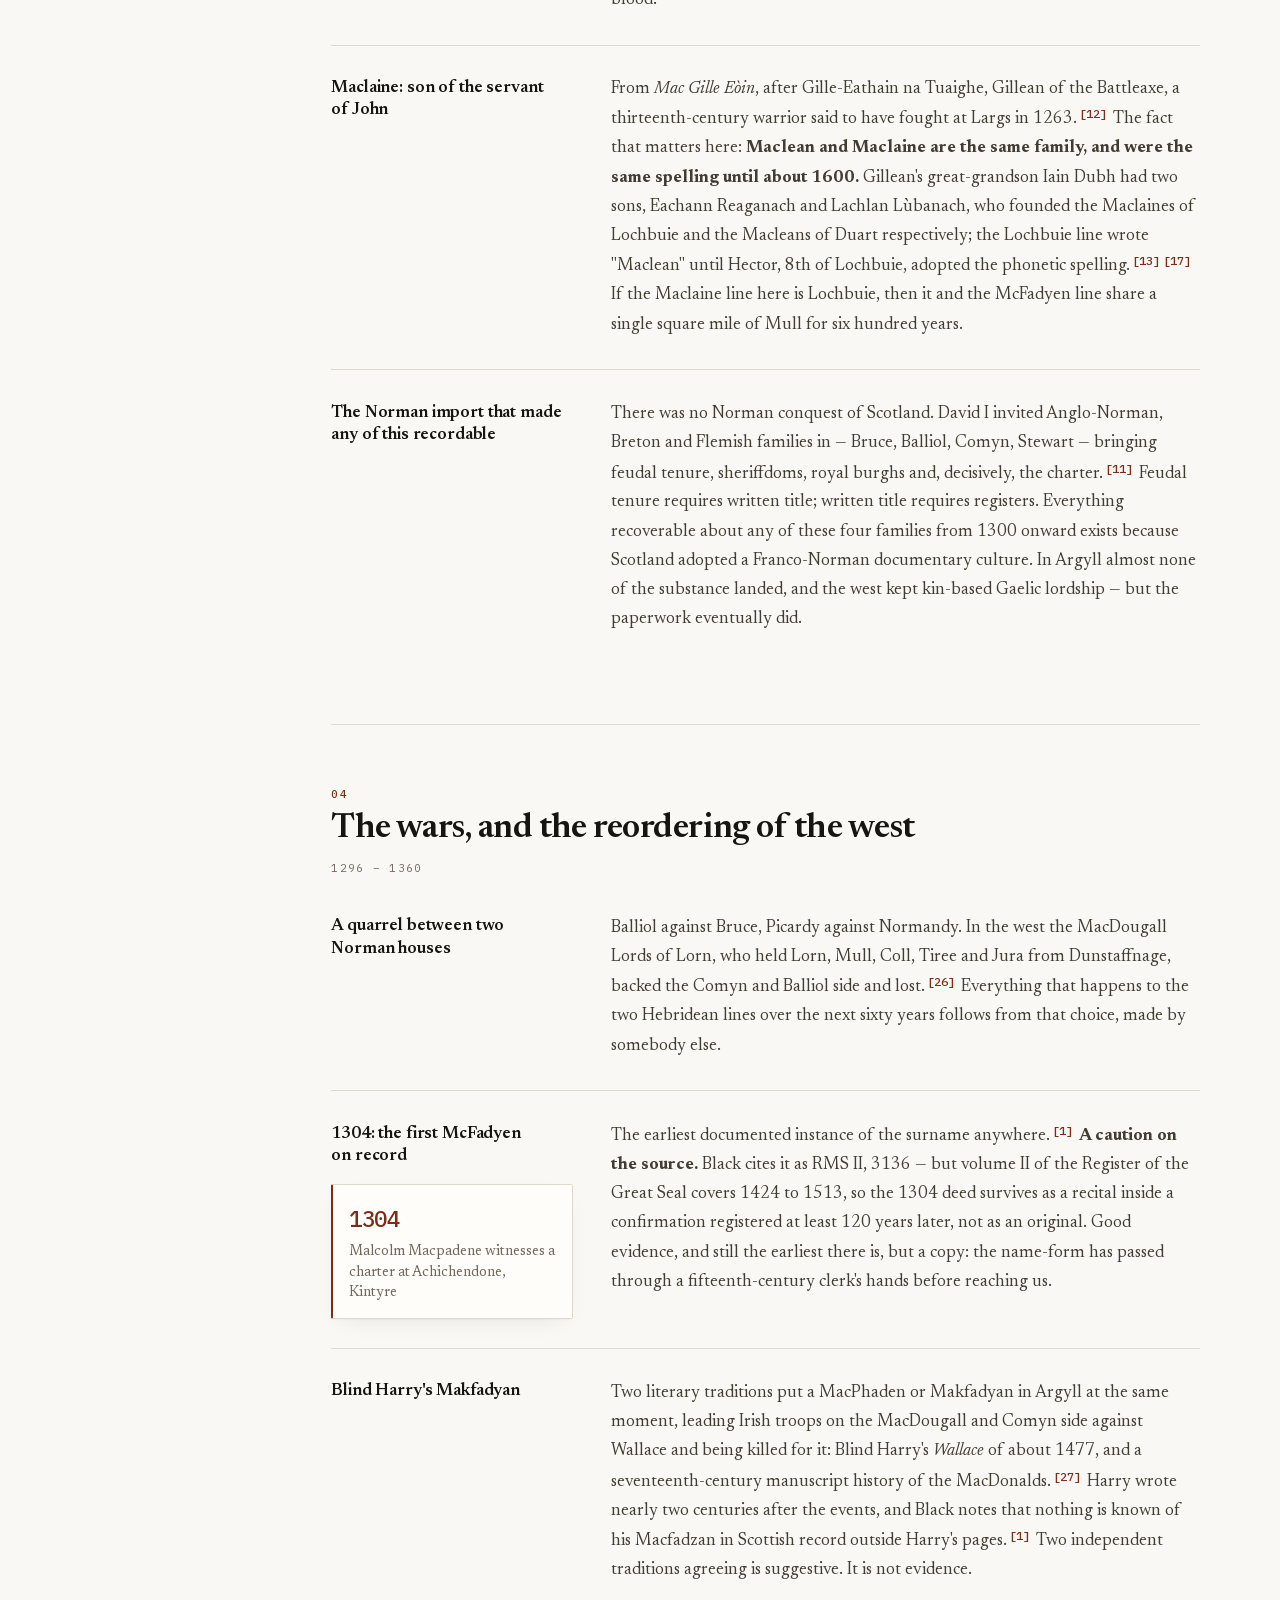
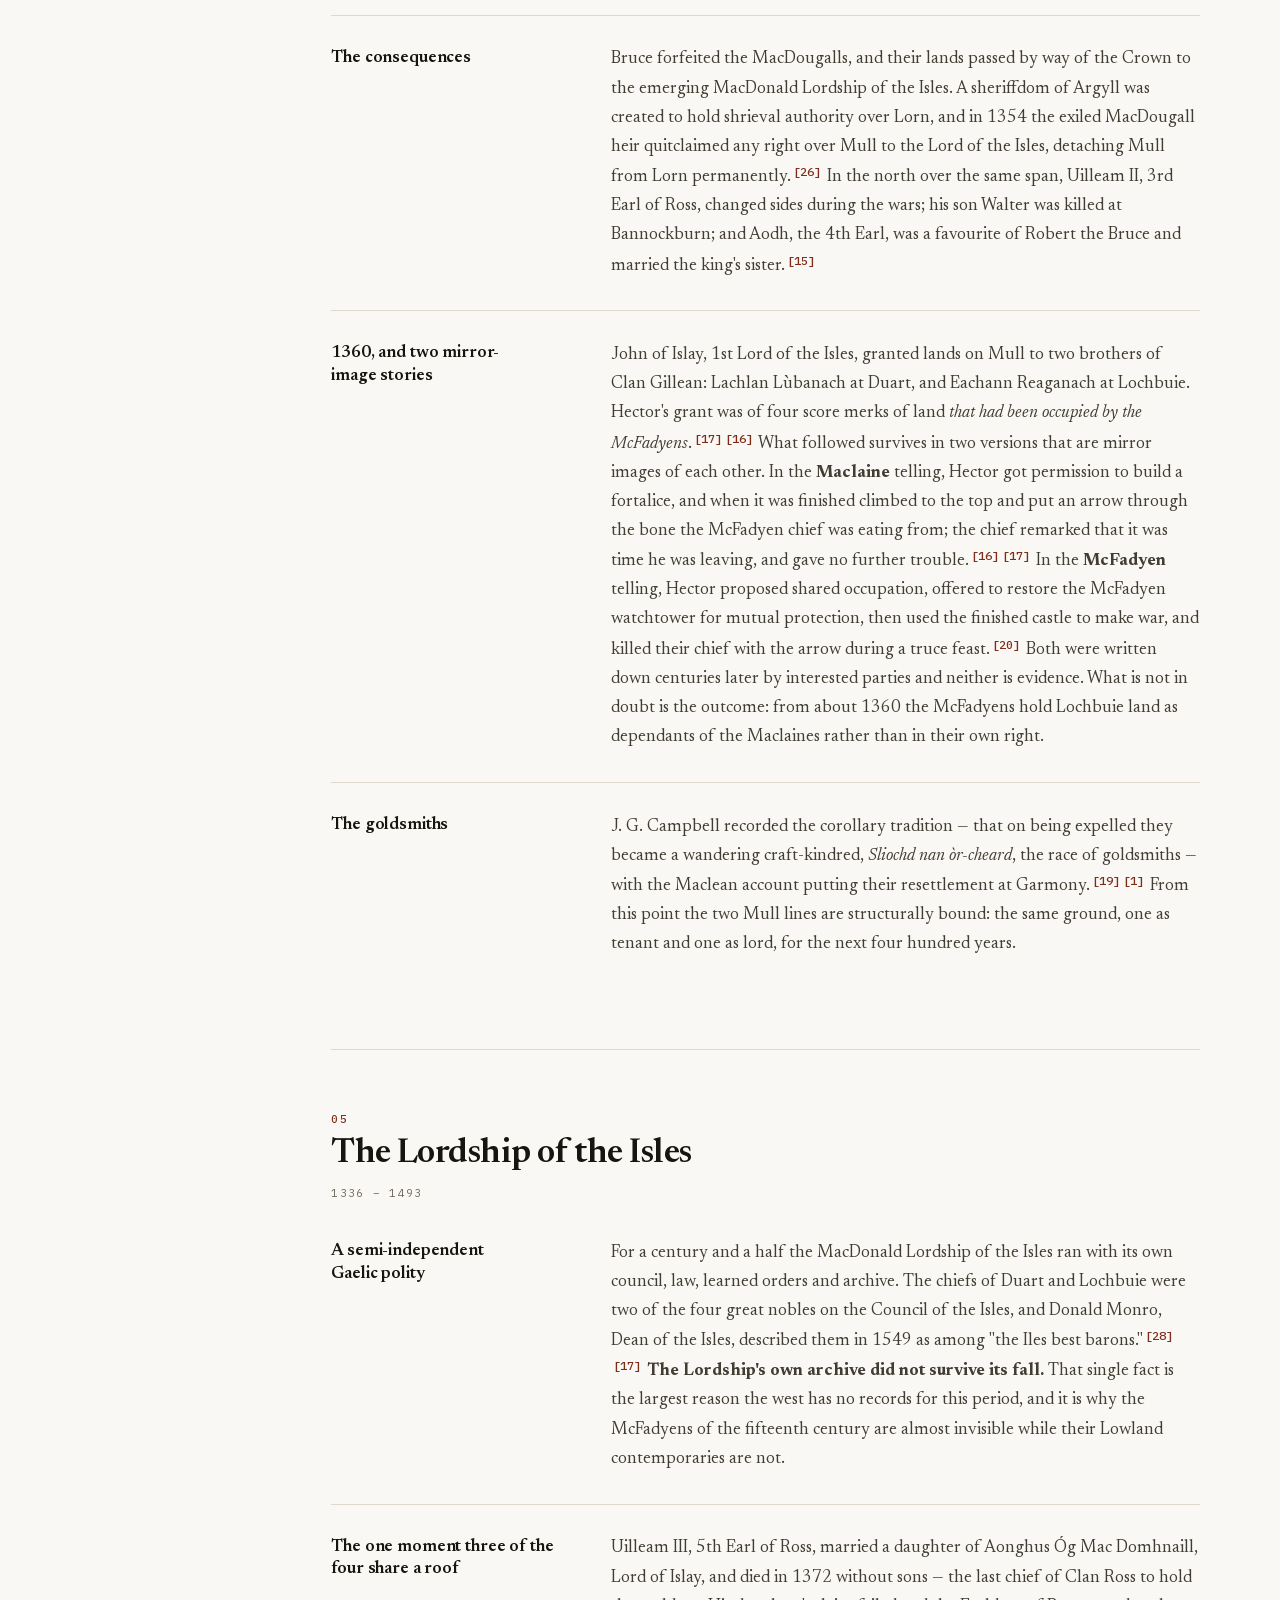
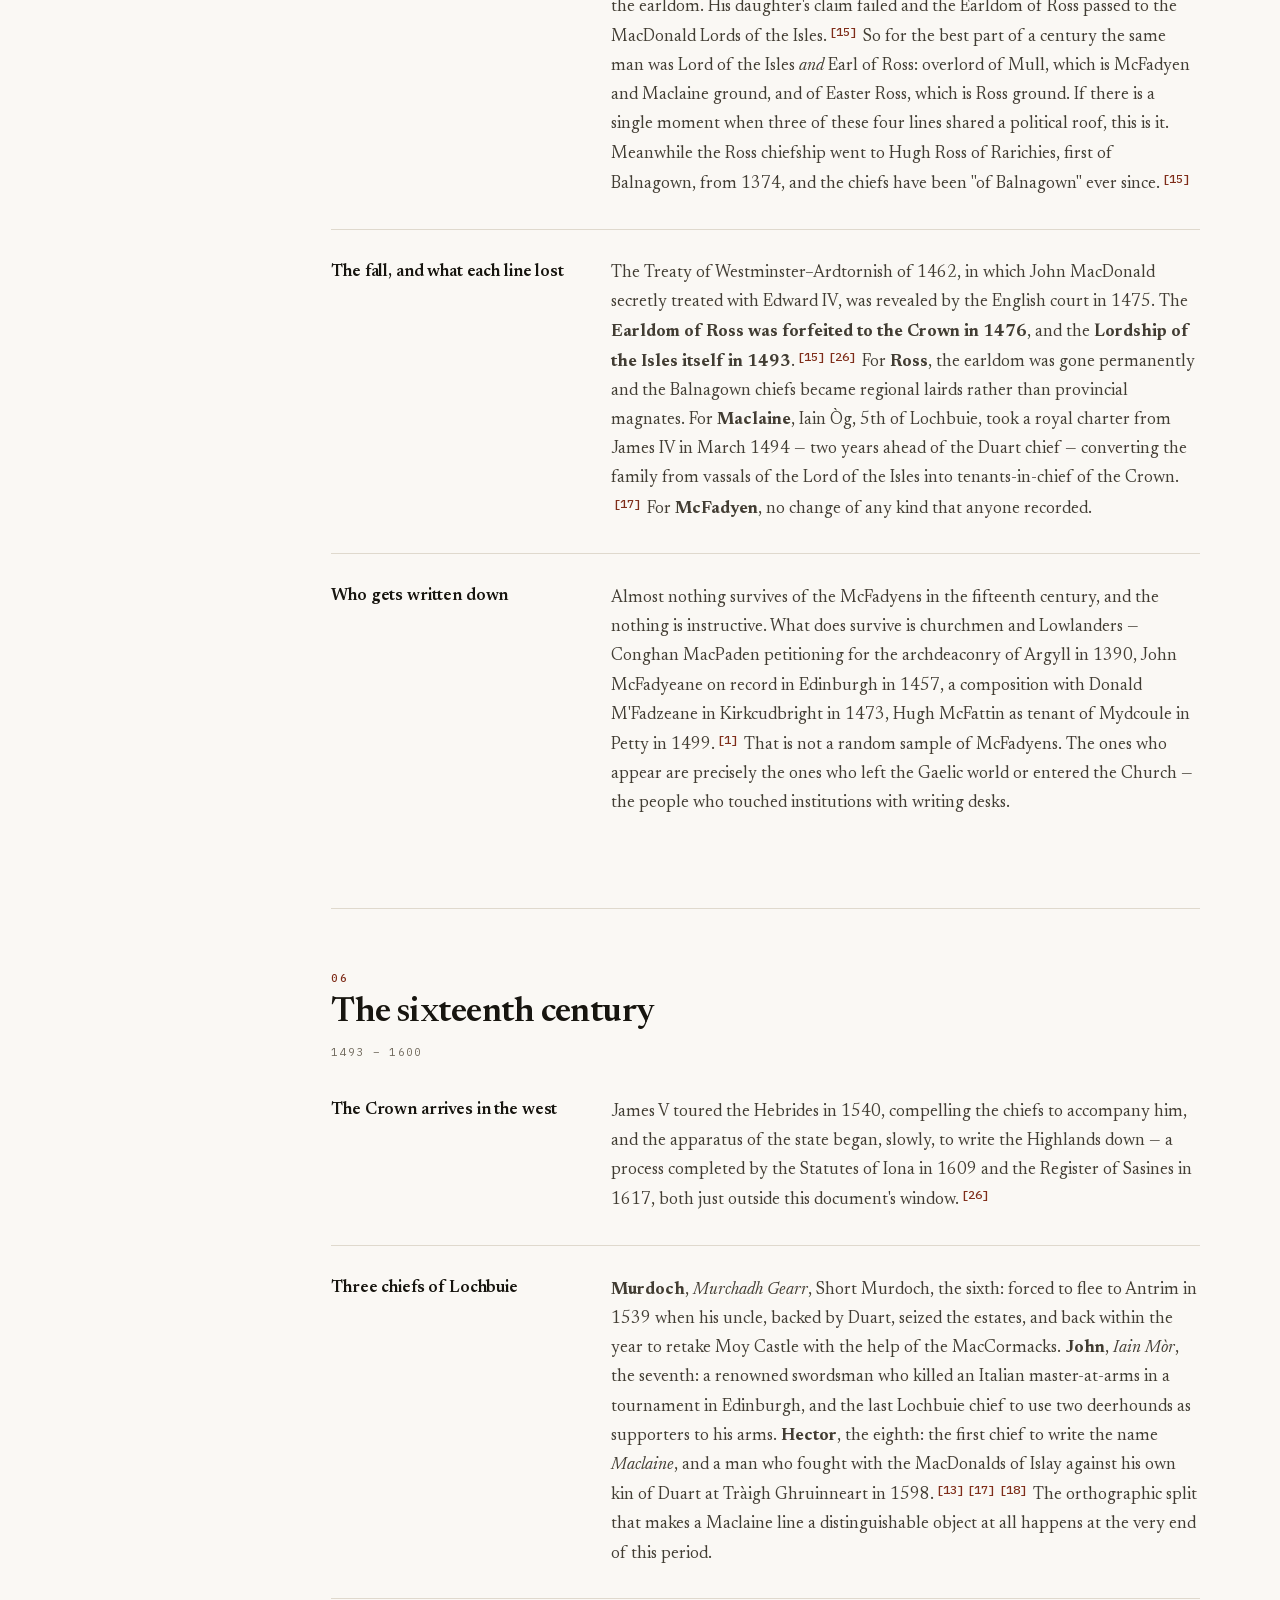
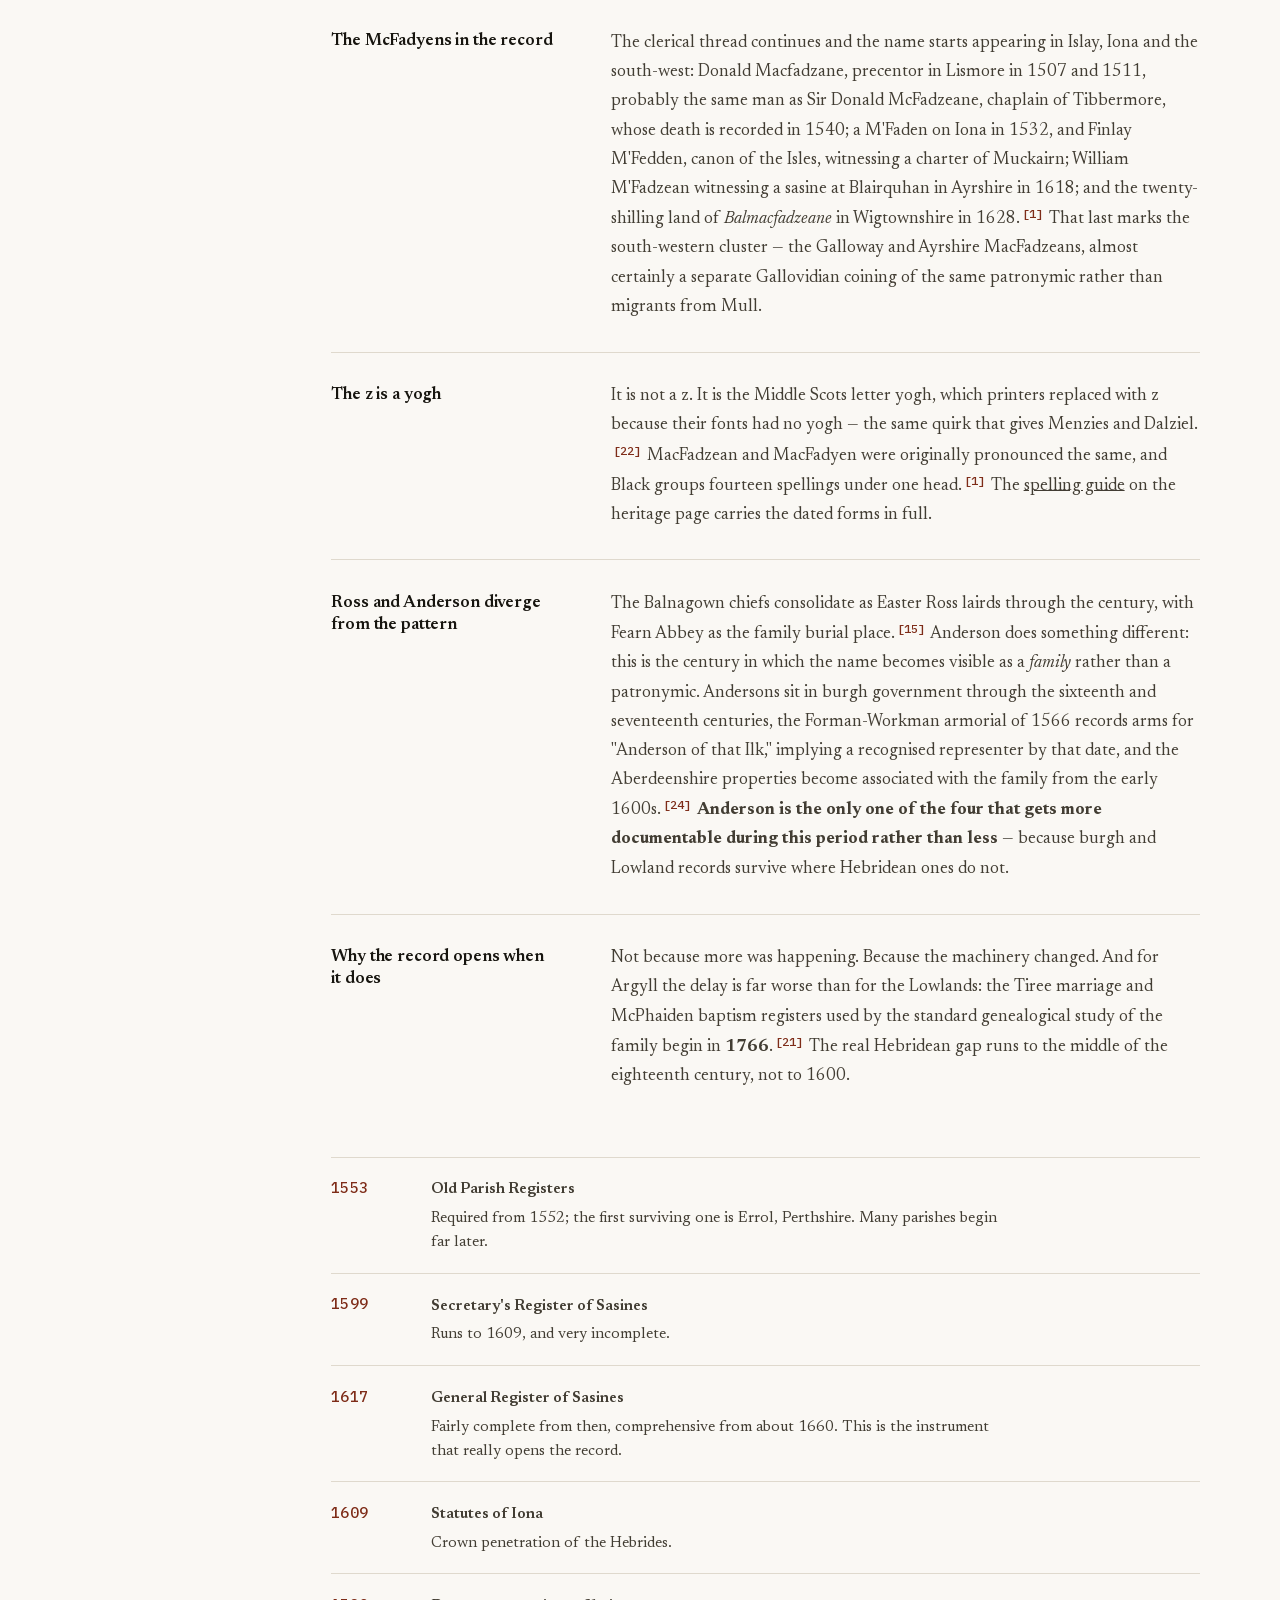
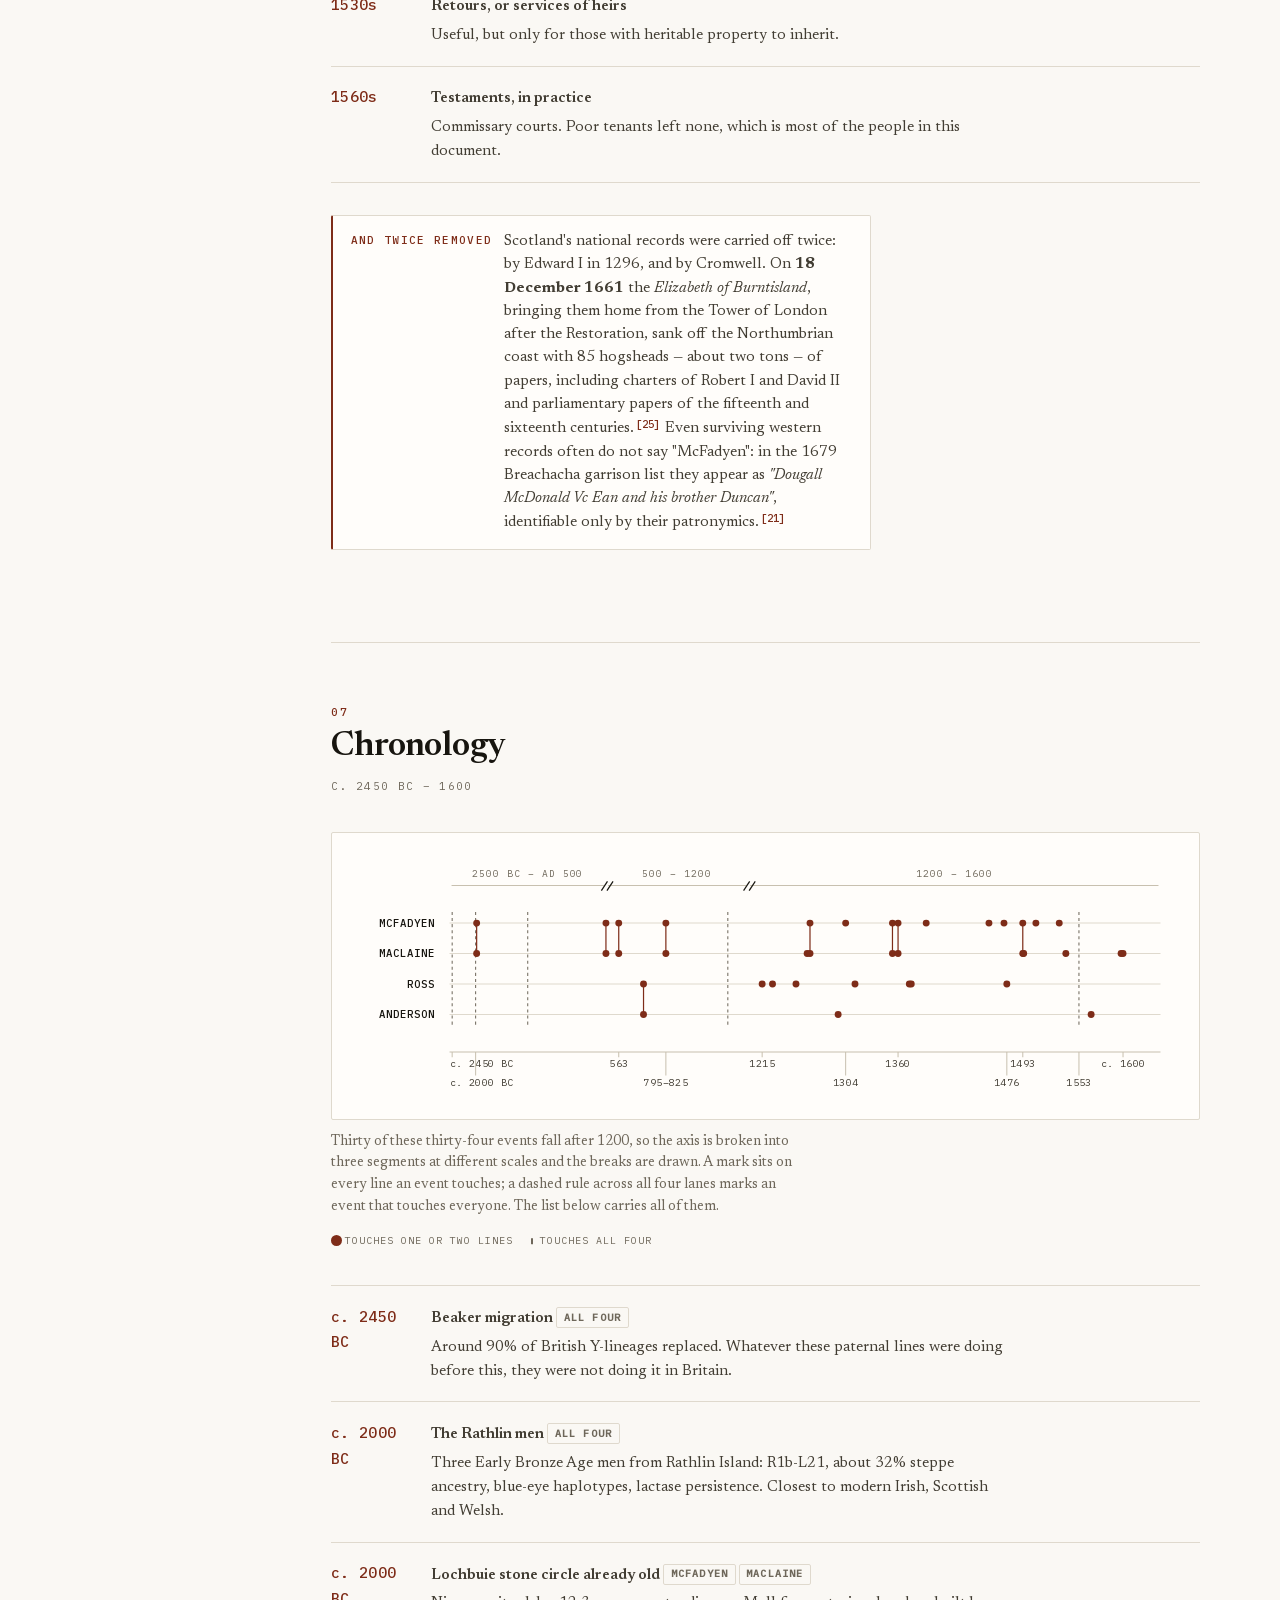
<file: heritage/history/index.html>
<!DOCTYPE html>
<html lang="en">
<head>
    <meta charset="UTF-8">
    <meta name="viewport" content="width=device-width, initial-scale=1.0">

    <title>Before the Tree - Four Lines, 2000 BC to 1600</title>
    <meta name="description" content="The background to the Kingston family tree: what the McFadyen, Maclaine, Ross and Anderson lines lived inside from the Beaker migration to 1600, with every claim graded.">
    <meta name="author" content="Phillip Kingston">
    <meta name="robots" content="index, follow">
    <meta name="color-scheme" content="light dark">
    <meta name="theme-color" content="#faf8f4" media="(prefers-color-scheme: light)">
    <meta name="theme-color" content="#12110f" media="(prefers-color-scheme: dark)">

    <meta property="og:type" content="article">
    <meta property="og:locale" content="en_GB">
    <meta property="og:title" content="Before the Tree - Four Lines, 2000 BC to 1600">
    <meta property="og:description" content="The background to the Kingston family tree: what the McFadyen, Maclaine, Ross and Anderson lines lived inside from the Beaker migration to 1600, with every claim graded.">
    <meta property="og:image" content="https://www.phillipkingston.com/img/og-history-1200x630.png">
    <meta property="og:image:width" content="1200">
    <meta property="og:image:height" content="630">
    <meta property="og:image:alt" content="Four lines before the tree: 2000 BC to 1600">
    <meta property="og:url" content="https://www.phillipkingston.com/heritage/history/">
    <meta property="og:site_name" content="Phillip Kingston">
    <meta name="twitter:card" content="summary_large_image">
    <meta name="twitter:title" content="Before the Tree - Four Lines, 2000 BC to 1600">
    <meta name="twitter:description" content="What the McFadyen, Maclaine, Ross and Anderson lines lived inside, from the Beaker migration to 1600.">
    <meta name="twitter:image" content="https://www.phillipkingston.com/img/og-history-1200x630.png">
    <meta name="twitter:site" content="@phillipkingston">

    <link rel="icon" href="/img/phillipkingston.ico" type="image/x-icon">
    <link rel="apple-touch-icon" href="/img/Apple-Touch-180x180.png">
    <link rel="canonical" href="https://www.phillipkingston.com/heritage/history/">
    <link rel="preload" href="/fonts/newsreader-latin-var.woff2" as="font" type="font/woff2" crossorigin>
    <link rel="preload" href="/fonts/ibm-plex-mono-500-latin.woff2" as="font" type="font/woff2" crossorigin>
    <link rel="stylesheet" href="/css/styles110920261.css">
    <link rel="stylesheet" href="/css/heritage250820261.css">
    <link rel="stylesheet" href="/css/history250820261.css">

    <script>
    /* Apply the stored theme before first paint to avoid a flash. */
    try {
        var t = localStorage.getItem("theme");
        if (t === "light" || t === "dark") document.documentElement.dataset.theme = t;
    } catch (e) {}
    </script>

    <script async src="https://www.googletagmanager.com/gtag/js?id=G-1MK66YC5XJ"></script>
    <script>
    window.dataLayer = window.dataLayer || [];
    function gtag(){dataLayer.push(arguments);}
    gtag('js', new Date());

    gtag('config', 'G-1MK66YC5XJ');
    </script>
</head>
<body>
    <a class="skip" href="#main">Skip to content</a>
    <div class="progress" aria-hidden="true"><i></i></div>

    <div class="shell">
        <header class="masthead">
            <div class="masthead__grid">
                <div class="masthead__text">
                    <a class="backlink" href="/heritage/">&#8592; Heritage</a>
                    <p class="eyebrow">Before the tree</p>
                    <h1>Four lines, 2000 BC to 1600</h1>
                    <p class="lede">What the McFadyen, Maclaine, Ross and Anderson names lived inside before the family tree can see them: the populations, languages and lordships, from the Beaker migration to the year the parish registers start to bite.</p>
                </div>
            </div>
        </header>

        <div class="layout">
            <nav class="rail" aria-label="Contents">
                <p class="rail__title">Contents</p>
                <ol class="rail__list">
                    <li><a href="#deep"><span class="num">01</span> <span>The common deep past</span></a></li>
                    <li><a href="#early"><span class="num">02</span> <span>The early historic period</span></a></li>
                    <li><a href="#names"><span class="num">03</span> <span>The formation of the names</span></a></li>
                    <li><a href="#wars"><span class="num">04</span> <span>The wars, and the west</span></a></li>
                    <li><a href="#lordship"><span class="num">05</span> <span>The Lordship of the Isles</span></a></li>
                    <li><a href="#sixteenth"><span class="num">06</span> <span>The sixteenth century</span></a></li>
                    <li><a href="#chronology"><span class="num">07</span> <span>Chronology</span></a></li>
                    <li><a href="#grading"><span class="num">08</span> <span>What is solid, what is not</span></a></li>
                    <li><a href="#sources"><span class="num">&#8212;</span> <span>Sources</span></a></li>
                </ol>
                <button class="theme" type="button" id="theme-toggle" hidden>
                    Theme: <span id="theme-label">Auto</span>
                </button>
            </nav>

            <main id="main">
                <section class="overview">
                    <p class="eyebrow">Overview</p>
                    <p class="lede lede--wide">This is background, not genealogy. It covers the period <em>before</em> the documented tree becomes usable and stops at roughly 1600, when Scottish record-keeping finally makes individual descent traceable. Nothing here traces an actual ancestor. What it does is describe, as accurately as the evidence allows, the populations, languages, lordships and events that the bearers of these four names lived inside. Where a claim is tradition rather than evidence it is labelled as such, and section 08 grades every major claim explicitly.</p>

                    <div class="notice">
                        <p class="notice__label">Not one family</p>
                        <p>These four names are not one family. They come from three distinct regions with different languages, different law and very little contact: two Hebridean lines, one northern Gaelic line, one north-eastern Lowland line. They converge only where the <a href="/heritage/#tree">tree</a> converges, at whatever marriage brought them together, which is documented and is probably after 1700. Before that they are four separate stories that happen to share a country.</p>
                    </div>

                    <div class="plates plates--four">
                        <div class="plate">
                            <h3>McFadyen</h3>
                            <p class="plate__gaelic">Mac Phàidein</p>
                            <dl>
                                <dt>Heartland</dt><dd>Argyll: Mull, Coll, Tiree, Islay, Kintyre</dd>
                                <dt>Language</dt><dd>Gaelic</dd>
                                <dt>World</dt><dd>Lordship of the Isles</dd>
                            </dl>
                        </div>
                        <div class="plate">
                            <h3>Maclaine</h3>
                            <p class="plate__gaelic">Clann Ghill'Eathain</p>
                            <dl>
                                <dt>Heartland</dt><dd>Mull: Lochbuie</dd>
                                <dt>Language</dt><dd>Gaelic</dd>
                                <dt>World</dt><dd>Lordship of the Isles</dd>
                            </dl>
                        </div>
                        <div class="plate">
                            <h3>Ross</h3>
                            <p class="plate__gaelic">Clann Anndrais</p>
                            <dl>
                                <dt>Heartland</dt><dd>Easter Ross: Tain, Dingwall, Balnagown</dd>
                                <dt>Language</dt><dd>Gaelic</dd>
                                <dt>World</dt><dd>Earldom of Ross</dd>
                            </dl>
                        </div>
                        <div class="plate">
                            <h3>Anderson</h3>
                            <p class="plate__gaelic">Mac Ghille Anndrais</p>
                            <dl>
                                <dt>Heartland</dt><dd>North-east Lowlands: Aberdeenshire, Banff, Moray</dd>
                                <dt>Language</dt><dd>Scots; Gaelic for the Highland MacAndrews</dd>
                                <dt>World</dt><dd>Royal burghs; Clan Chattan</dd>
                            </dl>
                        </div>
                    </div>
                </section>

                <section class="section" id="deep" aria-labelledby="deep-h">
                    <div class="section__head">
                        <p class="section__num">01</p>
                        <h2 id="deep-h">The common deep past</h2>
                        <p class="section__span">c. 2500 BC &#8211; AD 500</p>
                    </div>
                    <div class="claims">
                        <article class="claim">
                            <div class="claim__head">
                                <h3>The Beaker horizon, c. 2450 BC</h3>
                                <p class="stat">
                                    <span class="stat__fig">90 &#177; 2%</span>
                                    <span class="stat__label">minimum local population turnover in Britain by the Middle Bronze Age</span>
                                </p>
                            </div>
                            <div class="claim__body"><p>The single most consequential event in the ancestry of everyone in this document. The Bell Beaker package &#8212; the inverted-bell drinking vessel, copper daggers, archery gear, and single crouched burials in place of communal Neolithic tombs &#8212; reached Britain around 2450 BC, and it came with people. Y-haplogroup R1b is <strong>completely absent</strong> in Neolithic British individuals sampled so far, and makes up <strong>more than 90%</strong> of Y chromosomes in Copper and Bronze Age Britain.<a class="cite" href="#s2">2</a> Whatever these paternal lines were doing before 2450 BC, they were not doing it in Britain.</p></div>
                        </article>
                        <article class="claim">
                            <div class="claim__head"><h3>The population at 2000 BC</h3></div>
                            <div class="claim__body"><p>Three Early Bronze Age men from Rathlin Island, off the Antrim coast, dated 2026&#8211;1534 cal BC, are the closest thing to a photograph of the ancestral population at exactly this date. All three carried R1b of the L21 family that dominates modern Irish and Scottish paternal lines; the group carries about 32% steppe ancestry; blue-eye haplotypes, lactase persistence and the C282Y haemochromatosis allele were already present; and their closest modern affinity is with Irish, Scottish and Welsh populations.<a class="cite" href="#s3">3</a> The central attributes of the insular Atlantic genome were in place four thousand years ago.</p></div>
                        </article>
                        <article class="claim">
                            <div class="claim__head"><h3>Already old on Mull</h3></div>
                            <div class="claim__body"><p>At that date the Lochbuie stone circle &#8212; nine granite slabs about 12.3 m across, a few hundred metres from where Moy Castle would stand three and a half thousand years later &#8212; was already several centuries old.<a class="cite" href="#s26">26</a> It had been built by the population the Beaker migrants replaced. The ground the Maclaines and McFadyens would argue over in 1360 had already been ceremonial ground for longer than the argument would last.</p></div>
                        </article>
                        <article class="claim">
                            <div class="claim__head"><h3>Scotland sits one out</h3></div>
                            <div class="claim__body"><p>Argyll and the Irish Sea worked as a single maritime network through the Bronze Age: Kerry copper, Irish gold, and Atlantic seaways that made the west coast a highway rather than a periphery. Kilmartin Glen, at the heart of what became the McFadyen and Maclaine world, is one of the densest prehistoric landscapes in mainland Scotland.<a class="cite" href="#s26">26</a> Then, between 1000 and 875 BC, a large migration raised Early European Farmer ancestry in <em>southern</em> Britain through people genetically closest to Iron Age France, contributing about half the ancestry of Iron Age England and Wales.<a class="cite" href="#s4">4</a> Scotland was not part of it. These four lines therefore run back to the Beaker horizon with fewer interruptions than an English line does.</p></div>
                        </article>
                        <article class="claim">
                            <div class="claim__head"><h3>How Gaelic got here is unresolved</h3></div>
                            <div class="claim__body"><p>Three models compete: a Late Bronze Age spread from Central Europe; a Late Neolithic spread along the Atlantic seaboard with the Beakers; or a Bronze Age spread from France, Iberia or northern Italy. The Rathlin team noted that the Beaker turnover "invites the possibility" of an accompanying early Celtic arrival.<a class="cite" href="#s3">3</a> A 2025 study of Urnfield-related ancestry concluded instead for the Central European model, with the expansion reaching Britain around 800 BC.<a class="cite" href="#s5">5</a> Two serious readings, sixteen hundred years apart. And the same 2025 team state plainly that further intrusions into Ireland cannot be evaluated at all, because there are no Irish genomes between about 3500 and 1200 years before present &#8212; a 2,300-year hole sitting exactly over the period when Goidelic must have arrived.<a class="cite" href="#s5">5</a></p></div>
                        </article>
                        <article class="claim">
                            <div class="claim__head">
                                <h3>Why there is no "line" at this depth</h3>
                                <p class="stat">
                                    <span class="stat__fig">130&#8211;160</span>
                                    <span class="stat__label">generations from 2000 BC to now</span>
                                </p>
                            </div>
                            <div class="claim__body"><p>A full pedigree at that depth would need more ancestors than have ever lived, so it collapses completely. Every person alive in Gaelic Scotland or Ireland in 2000 BC who has any living descendants at all is an ancestor of every modern Gael. There is no distinct McFadyen, Ross or Maclaine ancestry at this depth, and anyone selling you one is selling you arithmetic that does not work. Only the direct paternal line stays single and traceable, and everything above is about that thread and about the surrounding population &#8212; not about a family.</p></div>
                        </article>
                    </div>

                    <div class="notice">
                        <p class="notice__label">Caution</p>
                        <p>Anyone who tells you confidently how Gaelic reached Ireland or Argyll is going beyond the evidence.</p>
                    </div>
                </section>

                <section class="section" id="early" aria-labelledby="early-h">
                    <div class="section__head">
                        <p class="section__num">02</p>
                        <h2 id="early-h">The early historic period</h2>
                        <p class="section__span">AD 500 &#8211; 1100</p>
                    </div>
                    <div class="claims">
                        <article class="claim">
                            <div class="claim__head"><h3>Dál Riata, and a census</h3></div>
                            <div class="claim__body"><p>Here the four lines split into two worlds, and &#8212; contrary to the "Dark Ages" label &#8212; the western one becomes the best-documented place in northern Britain. Dál Riata was a sea-kingdom straddling the North Channel, north-east Antrim and Argyll separated by nineteen kilometres of water, organised as kindreds. The <cite>Senchus fer n-Alban</cite> lists them &#8212; Cenél nGabráin in Kintyre, Cenél nÓengusa in Islay and Jura, <strong>Cenél Loairn</strong> in Lorn and probably Mull, Cenél Comgaill in Cowal &#8212; and goes down to counting the number of houses in each.<a class="cite" href="#s8">8</a><a class="cite" href="#s10">10</a> It does not name these families. It counts the households they lived in, six hundred years before the first McFadyen appears in any charter.</p></div>
                        </article>
                        <article class="claim">
                            <div class="claim__head"><h3>One people, two lordships</h3></div>
                            <div class="claim__body"><p>The Cenél Loairn of Lorn and Mull is the ancestral polity of both Hebridean lines, and the Macleans are described as its heirs.<a class="cite" href="#s8">8</a><a class="cite" href="#s12">12</a> This matters directly for how 1360 should be read. If the Lochbuie McFadyens were native to Mull, as tradition says, then they and the Maclaines were drawn from the same population, and the later displacement was a change of lordship within one people &#8212; not the conquest of one people by another.</p></div>
                        </article>
                        <article class="claim">
                            <div class="claim__head"><h3>Three languages</h3></div>
                            <div class="claim__body"><p>Easter Ross and Aberdeenshire were Pictish, not Dál Riatan: a separate kingdom, a separate Brittonic language, a separate political system, and it was the Picts who halted Northumbrian expansion at Dun Nechtain in 685.<a class="cite" href="#s11">11</a> Pictland was gradually Gaelicised as Alba formed, so by the twelfth century Easter Ross was Gaelic-speaking; the Anderson heartland in the north-east went the other way and became Scots-speaking.<a class="cite" href="#s11">11</a> In the early medieval period these four lines were speaking three different languages.</p></div>
                        </article>
                        <article class="claim">
                            <div class="claim__head"><h3>Iona, from 563</h3></div>
                            <div class="claim__body"><p>Columba's foundation five miles from Mull became an intellectual centre of European standing; much of the detailed Scottish material in the Irish annals derives from a chronicle kept there, and Adomnán's <cite>Life of Columba</cite> gives the period a narrative texture no other part of Scotland has.<a class="cite" href="#s9">9</a><a class="cite" href="#s10">10</a> The traffic ran outward: Oswald of Northumbria was baptised at Iona in exile and, on taking the throne in 634, sent to Iona for a bishop &#8212; Aidan, who founded Lindisfarne the following year. Argyll evangelised Northumbria, not the reverse.</p></div>
                        </article>
                        <article class="claim">
                            <div class="claim__head"><h3>The Norse, and what they actually cost</h3></div>
                            <div class="claim__body"><p>Iona was raided in 795, 802, 806 &#8212; sixty-eight monks killed at the spot since called Martyrs' Bay &#8212; and 825. The old abandonment narrative is disputed; a scholarly community seems to have stayed, and Iona then had no recorded raid for over 160 years while Dunkeld and Kells, the supposed safe havens, were hit repeatedly.<a class="cite" href="#s11">11</a> <strong>The genuinely important consequence is documentary.</strong> By the late eighth century the source behind the Annals of Ulster shifted from a chronicle kept on Iona to one kept in Ireland, and reporting of events in western Scotland became less consistent thereafter.<a class="cite" href="#s11">11</a> Argyll did not stop having a history. It stopped having a historian, and the silence runs, with interruptions, to the seventeenth century.</p></div>
                        </article>
                        <article class="claim">
                            <div class="claim__head">
                                <h3>Norse ancestry, quantified</h3>
                                <p class="stat">
                                    <span class="stat__fig">~4%</span>
                                    <span class="stat__label">Norwegian ancestry in Argyll &#8212; about the same as mainland Scotland</span>
                                </p>
                            </div>
                            <div class="claim__body"><p>Older uniparental studies gave the higher figures: Scandinavian Y-chromosome ancestry of 22.5% in the Western Isles and Skye.<a class="cite" href="#s7">7</a> Newer autosomal work puts it lower, and puts Argyll lower still &#8212; around 7% in the Hebrides, and about 4% in Argyll, little more than mainland Scotland generally, with the Hebrides forming a discrete cluster consistent with a small, long-isolated island population.<a class="cite" href="#s6">6</a> Real, but thin. This is an insular Gaelic population with a light Norse overlay, not a Norse one.</p></div>
                        </article>
                        <article class="claim">
                            <div class="claim__head"><h3>Alba, and the demotion of the west</h3></div>
                            <div class="claim__body"><p>The Kingdom of Alba forms in the ninth century and its centre of gravity moves east to Perthshire, Scone and Dunkeld. Argyll goes from being the cradle of the Scottish kingdom to being its remote western edge &#8212; a demotion it never reversed, and which explains a great deal about the next seven hundred years.<a class="cite" href="#s11">11</a> The Hebrides pass under Norse control as the <em>Innse Gall</em>, the islands of the foreigners, against which the name <em>Earra-Ghàidheal</em>, Argyll, the coast of the Gaels, was defined.</p></div>
                        </article>
                    </div>
                </section>

                <section class="section" id="names" aria-labelledby="names-h">
                    <div class="section__head">
                        <p class="section__num">03</p>
                        <h2 id="names-h">The formation of the names</h2>
                        <p class="section__span">c. 1100 &#8211; 1300</p>
                    </div>
                    <div class="claims">
                        <article class="claim">
                            <div class="claim__head"><h3>None of them existed before this window</h3></div>
                            <div class="claim__body"><p>Hereditary surnames came into use in Ireland and Scotland between the tenth and thirteenth centuries, and in the Gaelic west considerably later than in the Lowlands.<a class="cite" href="#s1">1</a> Any claim of a named chief of any of these four families before about 1100 is fiction &#8212; not because the people did not exist, but because the label did not.</p></div>
                        </article>
                        <article class="claim">
                            <div class="claim__head"><h3>McFadyen: son of little Patrick</h3></div>
                            <div class="claim__body"><p>From <em>Pàidean</em>, the Scottish Gaelic diminutive of Pàdraig, or Irish <em>Páidín</em>. Both forms sit inside the surname's spelling range, which suggests the name was coined more than once on both sides of the North Channel.<a class="cite" href="#s1">1</a> There is a chronological constraint worth having: through the Middle Ages the Irish held Patrick's name too holy for ordinary use, commemorating him instead with devotional forms such as <em>Gilla Pátraic</em>. The taboo faded earlier in Scotland, and Patrick spread through the English-speaking world from 1200, being taken up enthusiastically in the west of Scotland. That gives a ceiling: the eponymous little Pat most likely lived in the <strong>thirteenth century</strong>, and there is no deep McFadyen lineage before about 1200, because before that man the family was called something else.</p></div>
                        </article>
                        <article class="claim">
                            <div class="claim__head"><h3>Ross: an office turned into an earldom</h3></div>
                            <div class="claim__body"><p>The name is the province, from Celtic <em>ros</em>, a promontory; the clan's own Gaelic name is <em>Clann Anndrais</em>, the children of Andrew.<a class="cite" href="#s15">15</a> The traditional progenitor is Fearchar mac an t-Sagairt, son of the priest. In 1215 he took the young Alexander II's side against a rebellion in Moray and Ross, captured and beheaded its leaders, presented their heads to the king and was knighted &#8212; most accounts give the day as 15 June. He was made Earl of Ross in the 1220s, probably 1226, and was certainly styled <em>Comes de Ross</em> by 1232.<a class="cite" href="#s14">14</a> He founded Fearn Abbey and moved it near Tain, and it became the burial place of the earls and chiefs. His death is traditionally put at 1251, from a source the standard account calls spurious; he was certainly dead by the 1250s.<a class="cite" href="#s14">14</a></p></div>
                        </article>
                        <article class="claim">
                            <div class="claim__head"><h3>Ross: whose son was the priest?</h3></div>
                            <div class="claim__body"><p>The traditional account makes Fearchar of the Ó Beólláin family, hereditary co-arbs of St Maelrubha's monastery at Applecross, founded in 672 and with abbots recorded in the Irish annals into the early ninth century.<a class="cite" href="#s23">23</a> Alexander Grant has challenged this as far too thinly evidenced, proposing instead that "son of the priest" points to a background as keeper of the shrine of St Duthac at Tain, with Fearchar simply out of Easter Ross.<a class="cite" href="#s14">14</a> Either way the Ross line is founded on an ecclesiastical office converted into a secular earldom, which is a very Gaelic route to power.</p></div>
                        </article>
                        <article class="claim">
                            <div class="claim__head"><h3>Anderson: not a single-glen surname</h3></div>
                            <div class="claim__body"><p>Son of Andrew &#8212; the patron saint &#8212; which is precisely why the name is not a single-glen surname. Devotion to Andrew was universal, so "Andrew's son" names arose independently across many districts in both Scots- and Gaelic-speaking settings.<a class="cite" href="#s24">24</a> Three forms run in parallel: <strong>Anderson</strong>, Lowland Scots, concentrated in Aberdeenshire, Banff, Moray, the Mearns, Fife and the Lothians; <strong>MacAndrew</strong>, the Highland Gaelic form around Inverness and the Moray coast; and <strong>Gillanders</strong>, from <em>Mac Ghille Anndrais</em>, son of the servant of St Andrew. The earliest bearers on record are David le fiz Andreu, burgess of Peebles, and Duncan fiz Andreu of Dumfries, both swearing fealty to Edward I in 1296.<a class="cite" href="#s1">1</a> Anderson is today the eighth most common surname in Scotland.<a class="cite" href="#s24">24</a></p></div>
                        </article>
                        <article class="claim">
                            <div class="claim__head"><h3>Anderson and Ross are the same idea, twice</h3></div>
                            <div class="claim__body"><p>The connection is structural, not decorative. The Highland MacAndrews are associated with Clan Anrias, a sept of Clan Ross, and with the Clan Chattan confederation under Mackintosh; the surnames Andrew and Andrews are counted septs of Clan Ross.<a class="cite" href="#s15">15</a> Given that Clan Ross's own Gaelic name is <em>Clann Anndrais</em>, children of Andrew, Ross and Anderson are the same idea expressed in two languages &#8212; at the level of naming, which is not the same as the level of blood.</p></div>
                        </article>
                        <article class="claim">
                            <div class="claim__head"><h3>Maclaine: son of the servant of John</h3></div>
                            <div class="claim__body"><p>From <em>Mac Gille Eòin</em>, after Gille-Eathain na Tuaighe, Gillean of the Battleaxe, a thirteenth-century warrior said to have fought at Largs in 1263.<a class="cite" href="#s12">12</a> The fact that matters here: <strong>Maclean and Maclaine are the same family, and were the same spelling until about 1600.</strong> Gillean's great-grandson Iain Dubh had two sons, Eachann Reaganach and Lachlan Lùbanach, who founded the Maclaines of Lochbuie and the Macleans of Duart respectively; the Lochbuie line wrote "Maclean" until Hector, 8th of Lochbuie, adopted the phonetic spelling.<a class="cite" href="#s13">13</a><a class="cite" href="#s17">17</a> If the Maclaine line here is Lochbuie, then it and the McFadyen line share a single square mile of Mull for six hundred years.</p></div>
                        </article>
                        <article class="claim">
                            <div class="claim__head"><h3>The Norman import that made any of this recordable</h3></div>
                            <div class="claim__body"><p>There was no Norman conquest of Scotland. David I invited Anglo-Norman, Breton and Flemish families in &#8212; Bruce, Balliol, Comyn, Stewart &#8212; bringing feudal tenure, sheriffdoms, royal burghs and, decisively, the charter.<a class="cite" href="#s11">11</a> Feudal tenure requires written title; written title requires registers. Everything recoverable about any of these four families from 1300 onward exists because Scotland adopted a Franco-Norman documentary culture. In Argyll almost none of the substance landed, and the west kept kin-based Gaelic lordship &#8212; but the paperwork eventually did.</p></div>
                        </article>
                    </div>
                </section>

                <section class="section" id="wars" aria-labelledby="wars-h">
                    <div class="section__head">
                        <p class="section__num">04</p>
                        <h2 id="wars-h">The wars, and the reordering of the west</h2>
                        <p class="section__span">1296 &#8211; 1360</p>
                    </div>
                    <div class="claims">
                        <article class="claim">
                            <div class="claim__head"><h3>A quarrel between two Norman houses</h3></div>
                            <div class="claim__body"><p>Balliol against Bruce, Picardy against Normandy. In the west the MacDougall Lords of Lorn, who held Lorn, Mull, Coll, Tiree and Jura from Dunstaffnage, backed the Comyn and Balliol side and lost.<a class="cite" href="#s26">26</a> Everything that happens to the two Hebridean lines over the next sixty years follows from that choice, made by somebody else.</p></div>
                        </article>
                        <article class="claim">
                            <div class="claim__head">
                                <h3>1304: the first McFadyen on record</h3>
                                <p class="stat">
                                    <span class="stat__fig">1304</span>
                                    <span class="stat__label">Malcolm Macpadene witnesses a charter at Achichendone, Kintyre</span>
                                </p>
                            </div>
                            <div class="claim__body"><p>The earliest documented instance of the surname anywhere.<a class="cite" href="#s1">1</a> <strong>A caution on the source.</strong> Black cites it as RMS II, 3136 &#8212; but volume II of the Register of the Great Seal covers 1424 to 1513, so the 1304 deed survives as a recital inside a confirmation registered at least 120 years later, not as an original. Good evidence, and still the earliest there is, but a copy: the name-form has passed through a fifteenth-century clerk's hands before reaching us.</p></div>
                        </article>
                        <article class="claim">
                            <div class="claim__head"><h3>Blind Harry's Makfadyan</h3></div>
                            <div class="claim__body"><p>Two literary traditions put a MacPhaden or Makfadyan in Argyll at the same moment, leading Irish troops on the MacDougall and Comyn side against Wallace and being killed for it: Blind Harry's <cite>Wallace</cite> of about 1477, and a seventeenth-century manuscript history of the MacDonalds.<a class="cite" href="#s27">27</a> Harry wrote nearly two centuries after the events, and Black notes that nothing is known of his Macfadzan in Scottish record outside Harry's pages.<a class="cite" href="#s1">1</a> Two independent traditions agreeing is suggestive. It is not evidence.</p></div>
                        </article>
                        <article class="claim">
                            <div class="claim__head"><h3>The consequences</h3></div>
                            <div class="claim__body"><p>Bruce forfeited the MacDougalls, and their lands passed by way of the Crown to the emerging MacDonald Lordship of the Isles. A sheriffdom of Argyll was created to hold shrieval authority over Lorn, and in 1354 the exiled MacDougall heir quitclaimed any right over Mull to the Lord of the Isles, detaching Mull from Lorn permanently.<a class="cite" href="#s26">26</a> In the north over the same span, Uilleam II, 3rd Earl of Ross, changed sides during the wars; his son Walter was killed at Bannockburn; and Aodh, the 4th Earl, was a favourite of Robert the Bruce and married the king's sister.<a class="cite" href="#s15">15</a></p></div>
                        </article>
                        <article class="claim">
                            <div class="claim__head"><h3>1360, and two mirror-image stories</h3></div>
                            <div class="claim__body"><p>John of Islay, 1st Lord of the Isles, granted lands on Mull to two brothers of Clan Gillean: Lachlan Lùbanach at Duart, and Eachann Reaganach at Lochbuie. Hector's grant was of four score merks of land <em>that had been occupied by the McFadyens</em>.<a class="cite" href="#s17">17</a><a class="cite" href="#s16">16</a> What followed survives in two versions that are mirror images of each other. In the <strong>Maclaine</strong> telling, Hector got permission to build a fortalice, and when it was finished climbed to the top and put an arrow through the bone the McFadyen chief was eating from; the chief remarked that it was time he was leaving, and gave no further trouble.<a class="cite" href="#s16">16</a><a class="cite" href="#s17">17</a> In the <strong>McFadyen</strong> telling, Hector proposed shared occupation, offered to restore the McFadyen watchtower for mutual protection, then used the finished castle to make war, and killed their chief with the arrow during a truce feast.<a class="cite" href="#s20">20</a> Both were written down centuries later by interested parties and neither is evidence. What is not in doubt is the outcome: from about 1360 the McFadyens hold Lochbuie land as dependants of the Maclaines rather than in their own right.</p></div>
                        </article>
                        <article class="claim">
                            <div class="claim__head"><h3>The goldsmiths</h3></div>
                            <div class="claim__body"><p>J. G. Campbell recorded the corollary tradition &#8212; that on being expelled they became a wandering craft-kindred, <em>Sliochd nan òr-cheard</em>, the race of goldsmiths &#8212; with the Maclean account putting their resettlement at Garmony.<a class="cite" href="#s19">19</a><a class="cite" href="#s1">1</a> From this point the two Mull lines are structurally bound: the same ground, one as tenant and one as lord, for the next four hundred years.</p></div>
                        </article>
                    </div>
                </section>

                <section class="section" id="lordship" aria-labelledby="lordship-h">
                    <div class="section__head">
                        <p class="section__num">05</p>
                        <h2 id="lordship-h">The Lordship of the Isles</h2>
                        <p class="section__span">1336 &#8211; 1493</p>
                    </div>
                    <div class="claims">
                        <article class="claim">
                            <div class="claim__head"><h3>A semi-independent Gaelic polity</h3></div>
                            <div class="claim__body"><p>For a century and a half the MacDonald Lordship of the Isles ran with its own council, law, learned orders and archive. The chiefs of Duart and Lochbuie were two of the four great nobles on the Council of the Isles, and Donald Monro, Dean of the Isles, described them in 1549 as among "the Iles best barons."<a class="cite" href="#s28">28</a><a class="cite" href="#s17">17</a> <strong>The Lordship's own archive did not survive its fall.</strong> That single fact is the largest reason the west has no records for this period, and it is why the McFadyens of the fifteenth century are almost invisible while their Lowland contemporaries are not.</p></div>
                        </article>
                        <article class="claim">
                            <div class="claim__head"><h3>The one moment three of the four share a roof</h3></div>
                            <div class="claim__body"><p>Uilleam III, 5th Earl of Ross, married a daughter of Aonghus Óg Mac Domhnaill, Lord of Islay, and died in 1372 without sons &#8212; the last chief of Clan Ross to hold the earldom. His daughter's claim failed and the Earldom of Ross passed to the MacDonald Lords of the Isles.<a class="cite" href="#s15">15</a> So for the best part of a century the same man was Lord of the Isles <em>and</em> Earl of Ross: overlord of Mull, which is McFadyen and Maclaine ground, and of Easter Ross, which is Ross ground. If there is a single moment when three of these four lines shared a political roof, this is it. Meanwhile the Ross chiefship went to Hugh Ross of Rarichies, first of Balnagown, from 1374, and the chiefs have been "of Balnagown" ever since.<a class="cite" href="#s15">15</a></p></div>
                        </article>
                        <article class="claim">
                            <div class="claim__head"><h3>The fall, and what each line lost</h3></div>
                            <div class="claim__body"><p>The Treaty of Westminster&#8211;Ardtornish of 1462, in which John MacDonald secretly treated with Edward IV, was revealed by the English court in 1475. The <strong>Earldom of Ross was forfeited to the Crown in 1476</strong>, and the <strong>Lordship of the Isles itself in 1493</strong>.<a class="cite" href="#s15">15</a><a class="cite" href="#s26">26</a> For <strong>Ross</strong>, the earldom was gone permanently and the Balnagown chiefs became regional lairds rather than provincial magnates. For <strong>Maclaine</strong>, Iain Òg, 5th of Lochbuie, took a royal charter from James IV in March 1494 &#8212; two years ahead of the Duart chief &#8212; converting the family from vassals of the Lord of the Isles into tenants-in-chief of the Crown.<a class="cite" href="#s17">17</a> For <strong>McFadyen</strong>, no change of any kind that anyone recorded.</p></div>
                        </article>
                        <article class="claim">
                            <div class="claim__head"><h3>Who gets written down</h3></div>
                            <div class="claim__body"><p>Almost nothing survives of the McFadyens in the fifteenth century, and the nothing is instructive. What does survive is churchmen and Lowlanders &#8212; Conghan MacPaden petitioning for the archdeaconry of Argyll in 1390, John McFadyeane on record in Edinburgh in 1457, a composition with Donald M'Fadzeane in Kirkcudbright in 1473, Hugh McFattin as tenant of Mydcoule in Petty in 1499.<a class="cite" href="#s1">1</a> That is not a random sample of McFadyens. The ones who appear are precisely the ones who left the Gaelic world or entered the Church &#8212; the people who touched institutions with writing desks.</p></div>
                        </article>
                    </div>
                </section>

                <section class="section" id="sixteenth" aria-labelledby="sixteenth-h">
                    <div class="section__head">
                        <p class="section__num">06</p>
                        <h2 id="sixteenth-h">The sixteenth century</h2>
                        <p class="section__span">1493 &#8211; 1600</p>
                    </div>
                    <div class="claims">
                        <article class="claim">
                            <div class="claim__head"><h3>The Crown arrives in the west</h3></div>
                            <div class="claim__body"><p>James V toured the Hebrides in 1540, compelling the chiefs to accompany him, and the apparatus of the state began, slowly, to write the Highlands down &#8212; a process completed by the Statutes of Iona in 1609 and the Register of Sasines in 1617, both just outside this document's window.<a class="cite" href="#s26">26</a></p></div>
                        </article>
                        <article class="claim">
                            <div class="claim__head"><h3>Three chiefs of Lochbuie</h3></div>
                            <div class="claim__body"><p><strong>Murdoch</strong>, <em>Murchadh Gearr</em>, Short Murdoch, the sixth: forced to flee to Antrim in 1539 when his uncle, backed by Duart, seized the estates, and back within the year to retake Moy Castle with the help of the MacCormacks. <strong>John</strong>, <em>Iain Mòr</em>, the seventh: a renowned swordsman who killed an Italian master-at-arms in a tournament in Edinburgh, and the last Lochbuie chief to use two deerhounds as supporters to his arms. <strong>Hector</strong>, the eighth: the first chief to write the name <em>Maclaine</em>, and a man who fought with the MacDonalds of Islay against his own kin of Duart at Tràigh Ghruinneart in 1598.<a class="cite" href="#s13">13</a><a class="cite" href="#s17">17</a><a class="cite" href="#s18">18</a> The orthographic split that makes a Maclaine line a distinguishable object at all happens at the very end of this period.</p></div>
                        </article>
                        <article class="claim">
                            <div class="claim__head"><h3>The McFadyens in the record</h3></div>
                            <div class="claim__body"><p>The clerical thread continues and the name starts appearing in Islay, Iona and the south-west: Donald Macfadzane, precentor in Lismore in 1507 and 1511, probably the same man as Sir Donald McFadzeane, chaplain of Tibbermore, whose death is recorded in 1540; a M'Faden on Iona in 1532, and Finlay M'Fedden, canon of the Isles, witnessing a charter of Muckairn; William M'Fadzean witnessing a sasine at Blairquhan in Ayrshire in 1618; and the twenty-shilling land of <em>Balmacfadzeane</em> in Wigtownshire in 1628.<a class="cite" href="#s1">1</a> That last marks the south-western cluster &#8212; the Galloway and Ayrshire MacFadzeans, almost certainly a separate Gallovidian coining of the same patronymic rather than migrants from Mull.</p></div>
                        </article>
                        <article class="claim">
                            <div class="claim__head"><h3>The z is a yogh</h3></div>
                            <div class="claim__body"><p>It is not a z. It is the Middle Scots letter yogh, which printers replaced with z because their fonts had no yogh &#8212; the same quirk that gives Menzies and Dalziel.<a class="cite" href="#s22">22</a> MacFadzean and MacFadyen were originally pronounced the same, and Black groups fourteen spellings under one head.<a class="cite" href="#s1">1</a> The <a href="/heritage/#spellings">spelling guide</a> on the heritage page carries the dated forms in full.</p></div>
                        </article>
                        <article class="claim">
                            <div class="claim__head"><h3>Ross and Anderson diverge from the pattern</h3></div>
                            <div class="claim__body"><p>The Balnagown chiefs consolidate as Easter Ross lairds through the century, with Fearn Abbey as the family burial place.<a class="cite" href="#s15">15</a> Anderson does something different: this is the century in which the name becomes visible as a <em>family</em> rather than a patronymic. Andersons sit in burgh government through the sixteenth and seventeenth centuries, the Forman-Workman armorial of 1566 records arms for "Anderson of that Ilk," implying a recognised representer by that date, and the Aberdeenshire properties become associated with the family from the early 1600s.<a class="cite" href="#s24">24</a> <strong>Anderson is the only one of the four that gets more documentable during this period rather than less</strong> &#8212; because burgh and Lowland records survive where Hebridean ones do not.</p></div>
                        </article>
                        <article class="claim">
                            <div class="claim__head"><h3>Why the record opens when it does</h3></div>
                            <div class="claim__body"><p>Not because more was happening. Because the machinery changed. And for Argyll the delay is far worse than for the Lowlands: the Tiree marriage and McPhaiden baptism registers used by the standard genealogical study of the family begin in <strong>1766</strong>.<a class="cite" href="#s21">21</a> The real Hebridean gap runs to the middle of the eighteenth century, not to 1600.</p></div>
                        </article>
                    </div>

                    <div class="timeline">
                        <div class="tl">
                            <p class="tl__year">1553</p>
                            <div class="tl__body"><p class="tl__title">Old Parish Registers</p><p>Required from 1552; the first surviving one is Errol, Perthshire. Many parishes begin far later.</p></div>
                        </div>
                        <div class="tl">
                            <p class="tl__year">1599</p>
                            <div class="tl__body"><p class="tl__title">Secretary's Register of Sasines</p><p>Runs to 1609, and very incomplete.</p></div>
                        </div>
                        <div class="tl">
                            <p class="tl__year">1617</p>
                            <div class="tl__body"><p class="tl__title">General Register of Sasines</p><p>Fairly complete from then, comprehensive from about 1660. This is the instrument that really opens the record.</p></div>
                        </div>
                        <div class="tl">
                            <p class="tl__year">1609</p>
                            <div class="tl__body"><p class="tl__title">Statutes of Iona</p><p>Crown penetration of the Hebrides.</p></div>
                        </div>
                        <div class="tl">
                            <p class="tl__year">1530s</p>
                            <div class="tl__body"><p class="tl__title">Retours, or services of heirs</p><p>Useful, but only for those with heritable property to inherit.</p></div>
                        </div>
                        <div class="tl">
                            <p class="tl__year">1560s</p>
                            <div class="tl__body"><p class="tl__title">Testaments, in practice</p><p>Commissary courts. Poor tenants left none, which is most of the people in this document.</p></div>
                        </div>
                    </div>

                    <div class="notice">
                        <p class="notice__label">And twice removed</p>
                        <p>Scotland's national records were carried off twice: by Edward I in 1296, and by Cromwell. On <strong>18 December 1661</strong> the <cite>Elizabeth of Burntisland</cite>, bringing them home from the Tower of London after the Restoration, sank off the Northumbrian coast with 85 hogsheads &#8212; about two tons &#8212; of papers, including charters of Robert I and David II and parliamentary papers of the fifteenth and sixteenth centuries.<a class="cite" href="#s25">25</a> Even surviving western records often do not say "McFadyen": in the 1679 Breachacha garrison list they appear as <em>"Dougall McDonald Vc Ean and his brother Duncan"</em>, identifiable only by their patronymics.<a class="cite" href="#s21">21</a></p>
                    </div>
                </section>

                <section class="section" id="chronology" aria-labelledby="chronology-h">
                    <div class="section__head">
                        <p class="section__num">07</p>
                        <h2 id="chronology-h">Chronology</h2>
                        <p class="section__span">c. 2450 BC &#8211; 1600</p>
                    </div>

                    <figure class="chrono">
                        <div class="chrono__frame">
                            <svg viewBox="0 0 814 242" role="img" aria-labelledby="chr-title chr-desc">
                            <title id="chr-title">Four lines against a broken time axis, 2450 BC to 1600</title>
                            <desc id="chr-desc">Four horizontal lanes — McFadyen, Maclaine, Ross and Anderson — with a mark on each lane an event touches. The time axis is broken into three segments at different scales, because thirty of the thirty-four events fall after 1200. Events touching all four lines are drawn as a rule across every lane. The dated list below carries every event in full.</desc>
                            <text class="cr-era" x="173.0" y="24.0">2500 BC – AD 500</text>
                            <line class="cr-seg" x1="98.0" y1="32.0" x2="248.0" y2="32.0"/>
                            <text class="cr-era" x="320.0" y="24.0">500 – 1200</text>
                            <line class="cr-seg" x1="252.0" y1="32.0" x2="388.0" y2="32.0"/>
                            <g class="cr-break"><path d="M245.5,37.0 l6,-9"/><path d="M251.0,37.0 l6,-9"/></g>
                            <text class="cr-era" x="593.0" y="24.0">1200 – 1600</text>
                            <line class="cr-seg" x1="392.0" y1="32.0" x2="794.0" y2="32.0"/>
                            <g class="cr-break"><path d="M385.5,37.0 l6,-9"/><path d="M391.0,37.0 l6,-9"/></g>
                            <text class="cr-lane" x="82.0" y="72.5" text-anchor="end">McFadyen</text>
                            <line class="cr-track" x1="96.0" y1="69.0" x2="796.0" y2="69.0"/>
                            <text class="cr-lane" x="82.0" y="102.5" text-anchor="end">Maclaine</text>
                            <line class="cr-track" x1="96.0" y1="99.0" x2="796.0" y2="99.0"/>
                            <text class="cr-lane" x="82.0" y="132.5" text-anchor="end">Ross</text>
                            <line class="cr-track" x1="96.0" y1="129.0" x2="796.0" y2="129.0"/>
                            <text class="cr-lane" x="82.0" y="162.5" text-anchor="end">Anderson</text>
                            <line class="cr-track" x1="96.0" y1="159.0" x2="796.0" y2="159.0"/>
                            <line class="cr-rule" x1="98.6" y1="58.0" x2="98.6" y2="170.0"/>
                            <line class="cr-rule" x1="121.7" y1="58.0" x2="121.7" y2="170.0"/>
                            <line class="cr-join" x1="122.7" y1="69.0" x2="122.7" y2="99.0"/>
                            <circle class="cr-mark" cx="122.7" cy="69.0" r="3.4"/>
                            <circle class="cr-mark" cx="122.7" cy="99.0" r="3.4"/>
                            <line class="cr-rule" x1="173.0" y1="58.0" x2="173.0" y2="170.0"/>
                            <line class="cr-join" x1="250.0" y1="69.0" x2="250.0" y2="99.0"/>
                            <circle class="cr-mark" cx="250.0" cy="69.0" r="3.4"/>
                            <circle class="cr-mark" cx="250.0" cy="99.0" r="3.4"/>
                            <line class="cr-join" x1="262.6" y1="69.0" x2="262.6" y2="99.0"/>
                            <circle class="cr-mark" cx="262.6" cy="69.0" r="3.4"/>
                            <circle class="cr-mark" cx="262.6" cy="99.0" r="3.4"/>
                            <line class="cr-join" x1="287.0" y1="129.0" x2="287.0" y2="159.0"/>
                            <circle class="cr-mark" cx="287.0" cy="129.0" r="3.4"/>
                            <circle class="cr-mark" cx="287.0" cy="159.0" r="3.4"/>
                            <line class="cr-join" x1="309.0" y1="69.0" x2="309.0" y2="99.0"/>
                            <circle class="cr-mark" cx="309.0" cy="69.0" r="3.4"/>
                            <circle class="cr-mark" cx="309.0" cy="99.0" r="3.4"/>
                            <line class="cr-rule" x1="370.0" y1="58.0" x2="370.0" y2="170.0"/>
                            <circle class="cr-mark" cx="403.8" cy="129.0" r="3.4"/>
                            <circle class="cr-mark" cx="414.0" cy="129.0" r="3.4"/>
                            <circle class="cr-mark" cx="437.1" cy="129.0" r="3.4"/>
                            <circle class="cr-mark" cx="448.1" cy="99.0" r="3.4"/>
                            <line class="cr-join" x1="450.9" y1="69.0" x2="450.9" y2="99.0"/>
                            <circle class="cr-mark" cx="450.9" cy="69.0" r="3.4"/>
                            <circle class="cr-mark" cx="450.9" cy="99.0" r="3.4"/>
                            <circle class="cr-mark" cx="478.6" cy="159.0" r="3.4"/>
                            <circle class="cr-mark" cx="486.0" cy="69.0" r="3.4"/>
                            <circle class="cr-mark" cx="495.2" cy="129.0" r="3.4"/>
                            <line class="cr-join" x1="532.1" y1="69.0" x2="532.1" y2="99.0"/>
                            <circle class="cr-mark" cx="532.1" cy="69.0" r="3.4"/>
                            <circle class="cr-mark" cx="532.1" cy="99.0" r="3.4"/>
                            <line class="cr-join" x1="537.6" y1="69.0" x2="537.6" y2="99.0"/>
                            <circle class="cr-mark" cx="537.6" cy="69.0" r="3.4"/>
                            <circle class="cr-mark" cx="537.6" cy="99.0" r="3.4"/>
                            <circle class="cr-mark" cx="548.7" cy="129.0" r="3.4"/>
                            <circle class="cr-mark" cx="550.6" cy="129.0" r="3.4"/>
                            <circle class="cr-mark" cx="565.3" cy="69.0" r="3.4"/>
                            <circle class="cr-mark" cx="627.1" cy="69.0" r="3.4"/>
                            <circle class="cr-mark" cx="641.9" cy="69.0" r="3.4"/>
                            <circle class="cr-mark" cx="644.7" cy="129.0" r="3.4"/>
                            <line class="cr-join" x1="660.4" y1="69.0" x2="660.4" y2="99.0"/>
                            <circle class="cr-mark" cx="660.4" cy="69.0" r="3.4"/>
                            <circle class="cr-mark" cx="660.4" cy="99.0" r="3.4"/>
                            <circle class="cr-mark" cx="661.3" cy="99.0" r="3.4"/>
                            <circle class="cr-mark" cx="673.3" cy="69.0" r="3.4"/>
                            <circle class="cr-mark" cx="696.3" cy="69.0" r="3.4"/>
                            <circle class="cr-mark" cx="702.8" cy="99.0" r="3.4"/>
                            <line class="cr-rule" x1="715.7" y1="58.0" x2="715.7" y2="170.0"/>
                            <circle class="cr-mark" cx="727.7" cy="159.0" r="3.4"/>
                            <circle class="cr-mark" cx="757.2" cy="99.0" r="3.4"/>
                            <circle class="cr-mark" cx="759.1" cy="99.0" r="3.4"/>
                            <line class="cr-axis" x1="96.0" y1="196.0" x2="796.0" y2="196.0"/>
                            <line class="cr-tick" x1="98.6" y1="196.0" x2="98.6" y2="201.0"/>
                            <text class="cr-year" x="96.0" y="211.0" text-anchor="start">c. 2450 BC</text>
                            <line class="cr-tick" x1="121.7" y1="196.0" x2="121.7" y2="219.0"/>
                            <text class="cr-year" x="96.0" y="229.0" text-anchor="start">c. 2000 BC</text>
                            <line class="cr-tick" x1="262.6" y1="196.0" x2="262.6" y2="201.0"/>
                            <text class="cr-year" x="262.6" y="211.0" text-anchor="middle">563</text>
                            <line class="cr-tick" x1="309.0" y1="196.0" x2="309.0" y2="219.0"/>
                            <text class="cr-year" x="309.0" y="229.0" text-anchor="middle">795–825</text>
                            <line class="cr-tick" x1="403.8" y1="196.0" x2="403.8" y2="201.0"/>
                            <text class="cr-year" x="403.8" y="211.0" text-anchor="middle">1215</text>
                            <line class="cr-tick" x1="486.0" y1="196.0" x2="486.0" y2="219.0"/>
                            <text class="cr-year" x="486.0" y="229.0" text-anchor="middle">1304</text>
                            <line class="cr-tick" x1="537.6" y1="196.0" x2="537.6" y2="201.0"/>
                            <text class="cr-year" x="537.6" y="211.0" text-anchor="middle">1360</text>
                            <line class="cr-tick" x1="644.7" y1="196.0" x2="644.7" y2="219.0"/>
                            <text class="cr-year" x="644.7" y="229.0" text-anchor="middle">1476</text>
                            <line class="cr-tick" x1="660.4" y1="196.0" x2="660.4" y2="201.0"/>
                            <text class="cr-year" x="660.4" y="211.0" text-anchor="middle">1493</text>
                            <line class="cr-tick" x1="715.7" y1="196.0" x2="715.7" y2="219.0"/>
                            <text class="cr-year" x="715.7" y="229.0" text-anchor="middle">1553</text>
                            <line class="cr-tick" x1="759.1" y1="196.0" x2="759.1" y2="201.0"/>
                            <text class="cr-year" x="759.1" y="211.0" text-anchor="middle">c. 1600</text>
                            </svg>
                        </div>
                        <figcaption>Thirty of these thirty-four events fall after 1200, so the axis is broken into three segments at different scales and the breaks are drawn. A mark sits on every line an event touches; a dashed rule across all four lanes marks an event that touches everyone. The list below carries all of them.</figcaption>
                    </figure>

                    <p class="tree__key">
                        <span><i class="k-mark"></i> touches one or two lines</span>
                        <span><i class="k-rule"></i> touches all four</span>
                    </p>

<div class="timeline">
                            <div class="tl">
                                <p class="tl__year">c. 2450 BC</p>
                                <div class="tl__body">
                                    <p class="tl__title">Beaker migration<span class="tl__clan">all four</span></p>
                                    <p>Around 90% of British Y-lineages replaced. Whatever these paternal lines were doing before this, they were not doing it in Britain.</p>
                                </div>
                            </div>
                            <div class="tl">
                                <p class="tl__year">c. 2000 BC</p>
                                <div class="tl__body">
                                    <p class="tl__title">The Rathlin men<span class="tl__clan">all four</span></p>
                                    <p>Three Early Bronze Age men from Rathlin Island: R1b-L21, about 32% steppe ancestry, blue-eye haplotypes, lactase persistence. Closest to modern Irish, Scottish and Welsh.</p>
                                </div>
                            </div>
                            <div class="tl">
                                <p class="tl__year">c. 2000 BC</p>
                                <div class="tl__body">
                                    <p class="tl__title">Lochbuie stone circle already old<span class="tl__clan">McFadyen</span><span class="tl__clan">Maclaine</span></p>
                                    <p>Nine granite slabs, 12.3 m across, standing on Mull for centuries already — built by the population the Beaker migrants replaced.</p>
                                </div>
                            </div>
                            <div class="tl">
                                <p class="tl__year">1000–875 BC</p>
                                <div class="tl__body">
                                    <p class="tl__title">Continental influx into southern Britain<span class="tl__clan">all four</span></p>
                                    <p>Farmer ancestry rises in England and Wales through migrants closest to Iron Age France. Scotland sits it out.</p>
                                </div>
                            </div>
                            <div class="tl">
                                <p class="tl__year">c. AD 500</p>
                                <div class="tl__body">
                                    <p class="tl__title">Dál Riata<span class="tl__clan">McFadyen</span><span class="tl__clan">Maclaine</span></p>
                                    <p>Cenél Loairn hold Lorn and Mull. The ancestral polity of both Hebridean lines.</p>
                                </div>
                            </div>
                            <div class="tl">
                                <p class="tl__year">563</p>
                                <div class="tl__body">
                                    <p class="tl__title">Columba founds Iona<span class="tl__clan">McFadyen</span><span class="tl__clan">Maclaine</span></p>
                                    <p>Five miles from Mull. For two centuries the best-documented place in northern Britain.</p>
                                </div>
                            </div>
                            <div class="tl">
                                <p class="tl__year">685</p>
                                <div class="tl__body">
                                    <p class="tl__title">Dun Nechtain<span class="tl__clan">Ross</span><span class="tl__clan">Anderson</span></p>
                                    <p>The Picts halt Northumbrian expansion. The northern and north-eastern ground is Pictish, not Dál Riatan.</p>
                                </div>
                            </div>
                            <div class="tl">
                                <p class="tl__year">795–825</p>
                                <div class="tl__body">
                                    <p class="tl__title">Viking raids on Iona<span class="tl__clan">McFadyen</span><span class="tl__clan">Maclaine</span></p>
                                    <p>The annalistic record shifts from Iona to Ireland, and western Scotland stops being reported consistently. Argyll did not stop having a history; it stopped having a historian.</p>
                                </div>
                            </div>
                            <div class="tl">
                                <p class="tl__year">c. 1100–1300</p>
                                <div class="tl__body">
                                    <p class="tl__title">Hereditary surnames form<span class="tl__clan">all four</span></p>
                                    <p>None of these four names existed before this window. Any named chief of any of them before about 1100 is fiction.</p>
                                </div>
                            </div>
                            <div class="tl">
                                <p class="tl__year">1215</p>
                                <div class="tl__body">
                                    <p class="tl__title">Fearchar knighted<span class="tl__clan">Ross</span></p>
                                    <p>For crushing the rebellion in Moray and Ross against Alexander II. Most accounts give the day as 15 June.</p>
                                </div>
                            </div>
                            <div class="tl">
                                <p class="tl__year">c. 1226</p>
                                <div class="tl__body">
                                    <p class="tl__title">Fearchar created Earl of Ross<span class="tl__clan">Ross</span></p>
                                    <p>Probably 1226, possibly 1221; certainly styled Comes de Ross by 1232.</p>
                                </div>
                            </div>
                            <div class="tl">
                                <p class="tl__year">1251</p>
                                <div class="tl__body">
                                    <p class="tl__title">Fearchar dies<span class="tl__clan">Ross</span></p>
                                    <p>Buried at Fearn Abbey, which he had founded and moved. The 1251 date is traditional; he was certainly dead by the 1250s.</p>
                                </div>
                            </div>
                            <div class="tl">
                                <p class="tl__year">1263</p>
                                <div class="tl__body">
                                    <p class="tl__title">Battle of Largs<span class="tl__clan">Maclaine</span></p>
                                    <p>Gillean of the Battleaxe is placed here by tradition, not by record.</p>
                                </div>
                            </div>
                            <div class="tl">
                                <p class="tl__year">1266</p>
                                <div class="tl__body">
                                    <p class="tl__title">Treaty of Perth<span class="tl__clan">McFadyen</span><span class="tl__clan">Maclaine</span></p>
                                    <p>The Hebrides pass from Norway to Scotland.</p>
                                </div>
                            </div>
                            <div class="tl">
                                <p class="tl__year">1296</p>
                                <div class="tl__body">
                                    <p class="tl__title">David and Duncan fiz Andreu swear fealty<span class="tl__clan">Anderson</span></p>
                                    <p>Burgess of Peebles and a man of Dumfries. The earliest Andersons on record, in French, in the Lowlands.</p>
                                </div>
                            </div>
                            <div class="tl">
                                <p class="tl__year">1304</p>
                                <div class="tl__body">
                                    <p class="tl__title">Malcolm Macpadene, charter witness, Kintyre<span class="tl__clan">McFadyen</span></p>
                                    <p>The earliest instance of the surname anywhere. It survives as a recital inside a confirmation registered at least 120 years later, so the name-form has passed through a fifteenth-century clerk's hands.</p>
                                </div>
                            </div>
                            <div class="tl">
                                <p class="tl__year">1314</p>
                                <div class="tl__body">
                                    <p class="tl__title">Bannockburn<span class="tl__clan">Ross</span></p>
                                    <p>Walter of Ross killed.</p>
                                </div>
                            </div>
                            <div class="tl">
                                <p class="tl__year">1354</p>
                                <div class="tl__body">
                                    <p class="tl__title">Mull detached from Lorn<span class="tl__clan">McFadyen</span><span class="tl__clan">Maclaine</span></p>
                                    <p>The exiled MacDougall heir quitclaims any right over Mull to the Lord of the Isles.</p>
                                </div>
                            </div>
                            <div class="tl">
                                <p class="tl__year">1360</p>
                                <div class="tl__body">
                                    <p class="tl__title">Hector Reaganach granted Lochbuie<span class="tl__clan">McFadyen</span><span class="tl__clan">Maclaine</span></p>
                                    <p>Four score merks of land that had been occupied by the McFadyens. From here the two Mull lines are bound together, one as lord and one as tenant.</p>
                                </div>
                            </div>
                            <div class="tl">
                                <p class="tl__year">1372</p>
                                <div class="tl__body">
                                    <p class="tl__title">The earldom leaves Clan Ross<span class="tl__clan">Ross</span></p>
                                    <p>Uilleam III dies without sons; the Earldom of Ross passes toward the MacDonald Lords of the Isles.</p>
                                </div>
                            </div>
                            <div class="tl">
                                <p class="tl__year">1374</p>
                                <div class="tl__body">
                                    <p class="tl__title">Hugh Ross, 1st of Balnagown<span class="tl__clan">Ross</span></p>
                                    <p>The chiefship separates from the earldom and settles at Balnagown, where it still is.</p>
                                </div>
                            </div>
                            <div class="tl">
                                <p class="tl__year">1390</p>
                                <div class="tl__body">
                                    <p class="tl__title">Conghan MacPaden petitions for the archdeaconry of Argyll<span class="tl__clan">McFadyen</span></p>
                                    <p>One of the few McFadyens visible in the fifteenth century — because he touched an institution with a writing desk.</p>
                                </div>
                            </div>
                            <div class="tl">
                                <p class="tl__year">1457</p>
                                <div class="tl__body">
                                    <p class="tl__title">John McFadyeane in Edinburgh<span class="tl__clan">McFadyen</span></p>
                                    <p>Exchequer Rolls.</p>
                                </div>
                            </div>
                            <div class="tl">
                                <p class="tl__year">1473</p>
                                <div class="tl__body">
                                    <p class="tl__title">Donald M'Fadzeane in Kirkcudbright<span class="tl__clan">McFadyen</span></p>
                                    <p>A composition made. The z spelling, and the southwest.</p>
                                </div>
                            </div>
                            <div class="tl">
                                <p class="tl__year">1476</p>
                                <div class="tl__body">
                                    <p class="tl__title">Earldom of Ross forfeited to the Crown<span class="tl__clan">Ross</span></p>
                                    <p>The Balnagown chiefs are regional lairds now, not provincial magnates.</p>
                                </div>
                            </div>
                            <div class="tl">
                                <p class="tl__year">1493</p>
                                <div class="tl__body">
                                    <p class="tl__title">Lordship of the Isles forfeited<span class="tl__clan">McFadyen</span><span class="tl__clan">Maclaine</span></p>
                                    <p>Its archive did not survive. This is the single largest reason the west has no records for this period.</p>
                                </div>
                            </div>
                            <div class="tl">
                                <p class="tl__year">1494</p>
                                <div class="tl__body">
                                    <p class="tl__title">Iain Òg of Lochbuie chartered by James IV<span class="tl__clan">Maclaine</span></p>
                                    <p>March 1494, two years ahead of Duart: vassals of the Lord of the Isles become tenants-in-chief of the Crown.</p>
                                </div>
                            </div>
                            <div class="tl">
                                <p class="tl__year">1507–1540</p>
                                <div class="tl__body">
                                    <p class="tl__title">Donald Macfadzane, precentor of Lismore<span class="tl__clan">McFadyen</span></p>
                                    <p>Probably the same man as Sir Donald McFadzeane, chaplain of Tibbermore, whose death is recorded in 1540.</p>
                                </div>
                            </div>
                            <div class="tl">
                                <p class="tl__year">1532</p>
                                <div class="tl__body">
                                    <p class="tl__title">M'Faden on Iona<span class="tl__clan">McFadyen</span></p>
                                    <p>And Finlay M'Fedden, canon of the Isles, witnessing a charter of Muckairn.</p>
                                </div>
                            </div>
                            <div class="tl">
                                <p class="tl__year">1539–40</p>
                                <div class="tl__body">
                                    <p class="tl__title">Murchadh Gearr flees to Antrim, then retakes Moy<span class="tl__clan">Maclaine</span></p>
                                    <p>Dispossessed by his uncle with Duart's backing; back within the year with the MacCormacks.</p>
                                </div>
                            </div>
                            <div class="tl">
                                <p class="tl__year">1553</p>
                                <div class="tl__body">
                                    <p class="tl__title">First surviving Scottish parish register<span class="tl__clan">all four</span></p>
                                    <p>Errol, Perthshire. Required from 1552; most parishes far later, and Argyll far later again.</p>
                                </div>
                            </div>
                            <div class="tl">
                                <p class="tl__year">1566</p>
                                <div class="tl__body">
                                    <p class="tl__title">Forman-Workman armorial: Anderson of that Ilk<span class="tl__clan">Anderson</span></p>
                                    <p>The name becomes visible as a family rather than a patronymic.</p>
                                </div>
                            </div>
                            <div class="tl">
                                <p class="tl__year">1598</p>
                                <div class="tl__body">
                                    <p class="tl__title">Tràigh Ghruinneart<span class="tl__clan">Maclaine</span></p>
                                    <p>Hector, 8th of Lochbuie, fights with the MacDonalds of Islay against Duart.</p>
                                </div>
                            </div>
                            <div class="tl">
                                <p class="tl__year">c. 1600</p>
                                <div class="tl__body">
                                    <p class="tl__title">Hector, 8th of Lochbuie, adopts the Maclaine spelling<span class="tl__clan">Maclaine</span></p>
                                    <p>Until now Lochbuie and Duart wrote the name the same way. This is the point at which a Maclaine line becomes a distinguishable object at all.</p>
                                </div>
                            </div>
                        </div>
                </section>

                <section class="section" id="grading" aria-labelledby="grading-h">
                    <div class="section__head">
                        <p class="section__num">08</p>
                        <h2 id="grading-h">What is solid, and what is not</h2>
                    </div>
                    <p class="lede lede--wide">Read this before repeating anything above. Everything on this page falls into one of four bands, and the bands are not decoration: the difference between a charter date and a castle legend is the whole difference between history and a good story about a bone.</p>

                    <div class="grades">
                        <div class="grade grade--solid">
                            <p class="grade__label">Solid</p>
                            <div class="grade__body">
                                <p class="grade__gloss">multiply attested, primary or scientific</p>
                                <ul>
                                    <li>The Beaker turnover and its date</li>
                                    <li>The Rathlin genomes and the 2000 BC population profile</li>
                                    <li>The kindred structure in the <cite>Senchus fer n-Alban</cite></li>
                                    <li>Fearchar's earldom of Ross and its dates</li>
                                    <li>The 1304 Macpadene charter, as a later recital</li>
                                    <li>The 1360 grant of Lochbuie to Hector Reaganach</li>
                                    <li>The 1476 and 1493 forfeitures</li>
                                    <li>The 1494 Lochbuie royal charter</li>
                                    <li>Every dated entry in Black's <cite>Surnames of Scotland</cite></li>
                                </ul>
                            </div>
                        </div>
                        <div class="grade grade--probable">
                            <p class="grade__label">Probable</p>
                            <div class="grade__body">
                                <p class="grade__gloss">good reasoning, incomplete evidence</p>
                                <ul>
                                    <li>That the eponymous <em>Pàidean</em> lived in the thirteenth century</li>
                                    <li>That the McFadyens held Lochbuie land before the Maclaines arrived</li>
                                    <li>That the Argyll paternal lines have been in place since the Beaker era</li>
                                    <li>That Fearchar's origin was ecclesiastical, though Applecross against Tain is disputed</li>
                                    <li>That Argyll was Gaelic-speaking before any Dál Riatan migration</li>
                                </ul>
                            </div>
                        </div>
                        <div class="grade grade--tradition">
                            <p class="grade__label">Tradition</p>
                            <div class="grade__body">
                                <p class="grade__gloss">recorded late, by interested parties</p>
                                <ul>
                                    <li>The arrow and the bone at Lochbuie, in every version</li>
                                    <li>Gillean of the Battleaxe at Largs in 1263</li>
                                    <li><em>Sliochd nan òr-cheard</em>, the goldsmith kindred</li>
                                    <li>The McFadyens' Irish origin</li>
                                    <li>Blind Harry's Makfadyan</li>
                                    <li>Fergus Mór and the Dál Riatan migration of about 500</li>
                                </ul>
                            </div>
                        </div>
                        <div class="grade grade--false">
                            <p class="grade__label">Not credible</p>
                            <div class="grade__body">
                                <p class="grade__gloss">do not repeat these</p>
                                <ul>
                                    <li>Any named McFadyen, Ross, Anderson or Maclaine chief before about 1100</li>
                                    <li>Descent of the MacPhaideins from a companion of Columba &#8212; chronologically impossible as a <em>surname</em> claim</li>
                                    <li>Four MacPhaidein castles on Mull before 1164</li>
                                    <li>A single common ancestor for all bearers of any of these four names: the DNA shows at least ten unrelated Mac Pháidín lineages alone, and Anderson is explicitly a multiple-origin name</li>
                                </ul>
                            </div>
                        </div>
                    </div>
                </section>

                <section class="section" id="sources" aria-labelledby="sources-h">
                    <div class="section__head">
                        <p class="section__num">&#8212;</p>
                        <h2 id="sources-h">Sources</h2>
                    </div>
                    <p class="lede lede--wide">Each entry is tagged with the kind of source it is. Tertiary entries are encyclopaedic summaries standing in for the works they rest on; they are marked so the weak links stay visible. This numbering is local to this page &#8212; the <a href="/heritage/#sources">heritage page</a> has its own.</p>

                    <div class="sources">
                        <div class="source" id="s1">
                            <p class="source__n">1</p>
                            <p class="source__body"><span class="tag tag--secondary">Secondary</span> George F. Black, <cite>The Surnames of Scotland: Their Origin, Meaning and History</cite> (New York Public Library, 1946), quoted per surname at <a href="https://forebears.io/surnames/mcfadyen" target="_blank" rel="noopener">McFadyen</a>, <a href="https://forebears.io/surnames/maclean" target="_blank" rel="noopener">Maclean</a>, <a href="https://forebears.io/surnames/ross" target="_blank" rel="noopener">Ross</a> and <a href="https://forebears.io/surnames/anderson" target="_blank" rel="noopener">Anderson</a> &#8212; the essential entry for all four names, and the source of every dated name-form here.</p>
                        </div>
                        <div class="source" id="s2">
                            <p class="source__n">2</p>
                            <p class="source__body"><span class="tag tag--secondary">Peer-reviewed</span> Olalde et al., "The Beaker phenomenon and the genomic transformation of northwest Europe," <cite>Nature</cite> 555 (2018), 190&#8211;198. <a href="https://doi.org/10.1038/nature25738" target="_blank" rel="noopener">doi:10.1038/nature25738</a> &#8212; R1b absent in Neolithic Britain (n&#8239;=&#8239;33) and above 90% in Copper and Bronze Age Britain (n&#8239;=&#8239;52); a minimum 90&#8239;&#177;&#8239;2% turnover.</p>
                        </div>
                        <div class="source" id="s3">
                            <p class="source__n">3</p>
                            <p class="source__body"><span class="tag tag--secondary">Peer-reviewed</span> Cassidy et al., "Neolithic and Bronze Age migration to Ireland and establishment of the insular Atlantic genome," <cite>PNAS</cite> 113(2) (2016), 368&#8211;373. <a href="https://doi.org/10.1073/pnas.1518445113" target="_blank" rel="noopener">doi:10.1073/pnas.1518445113</a> &#8212; the three Rathlin men, 2026&#8211;1534 cal BC, R1b, about 32% Yamnaya ancestry, blue eyes, lactase persistence, C282Y.</p>
                        </div>
                        <div class="source" id="s4">
                            <p class="source__n">4</p>
                            <p class="source__body"><span class="tag tag--secondary">Peer-reviewed</span> Patterson et al., "Large-scale migration into Britain during the Middle to Late Bronze Age," <cite>Nature</cite> 601 (2022), 588&#8211;594. <a href="https://doi.org/10.1038/s41586-021-04287-4" target="_blank" rel="noopener">doi:10.1038/s41586-021-04287-4</a> &#8212; migration into southern Britain between 1000 and 875 BC, contributing about half the ancestry of Iron Age England and Wales.</p>
                        </div>
                        <div class="source" id="s5">
                            <p class="source__n">5</p>
                            <p class="source__body"><span class="tag tag--preprint">Preprint</span> McColl, Kroonen et al., "Tracing the spread of Celtic languages using ancient genomics," bioRxiv 2025.02.28.640770. <a href="https://doi.org/10.1101/2025.02.28.640770" target="_blank" rel="noopener">doi:10.1101/2025.02.28.640770</a> &#8212; argues for the Central European model. <strong>Not peer-reviewed; treat as provisional.</strong></p>
                        </div>
                        <div class="source" id="s6">
                            <p class="source__n">6</p>
                            <p class="source__body"><span class="tag tag--secondary">Peer-reviewed</span> Gilbert et al., "The genetic landscape of Scotland and the Isles," <cite>PNAS</cite> (2019). <a href="https://doi.org/10.1073/pnas.1904761116" target="_blank" rel="noopener">doi:10.1073/pnas.1904761116</a> &#8212; autosomal Norwegian ancestry around 7% in the Hebrides and about 4% in Argyll; the Hebrides as a discrete cluster.</p>
                        </div>
                        <div class="source" id="s7">
                            <p class="source__n">7</p>
                            <p class="source__body"><span class="tag tag--secondary">Peer-reviewed</span> Goodacre et al., "Genetic evidence for a family-based Scandinavian settlement of Shetland and Orkney during the Viking periods," <cite>Heredity</cite> 95 (2005), 129&#8211;135. <a href="https://doi.org/10.1038/sj.hdy.6800661" target="_blank" rel="noopener">doi:10.1038/sj.hdy.6800661</a> &#8212; the older, higher uniparental estimates.</p>
                        </div>
                        <div class="source" id="s8">
                            <p class="source__n">8</p>
                            <p class="source__body"><span class="tag">Primary</span> <cite>Senchus fer n-Alban</cite> &#8212; an Old Irish text compiled in the tenth century from earlier material, giving royal genealogies and a household census of the Dál Riatan kindreds as they stood in the mid-seventh century.</p>
                        </div>
                        <div class="source" id="s9">
                            <p class="source__n">9</p>
                            <p class="source__body"><span class="tag">Primary</span> Adomnán, <cite>Life of St Columba</cite> (c. 700), trans. Richard Sharpe (Penguin) &#8212; the narrative texture of Iona and the western seaboard around 700.</p>
                        </div>
                        <div class="source" id="s10">
                            <p class="source__n">10</p>
                            <p class="source__body"><span class="tag tag--secondary">Secondary</span> James E. Fraser, <cite>From Caledonia to Pictland: Scotland to 795</cite> (Edinburgh University Press, 2009); and Ewan Campbell, "Were the Scots Irish?", <cite>Antiquity</cite> 75 (2001), 285&#8211;292 &#8212; Dál Riata, the kindreds, and the case against a migration from Ireland.</p>
                        </div>
                        <div class="source" id="s11">
                            <p class="source__n">11</p>
                            <p class="source__body"><span class="tag tag--secondary">Secondary</span> Alex Woolf, <cite>From Pictland to Alba 789&#8211;1070</cite> (Edinburgh University Press, 2007) &#8212; the Pictish north, the formation of Alba, the shift of the annalistic record to Ireland, and the eastward reorientation of the kingdom.</p>
                        </div>
                        <div class="source" id="s12">
                            <p class="source__n">12</p>
                            <p class="source__body"><span class="tag tag--tertiary">Tertiary</span> <cite>Clan Maclean</cite>, Wikipedia. <a href="https://en.wikipedia.org/wiki/Clan_Maclean" target="_blank" rel="noopener">en.wikipedia.org</a> &#8212; <em>Clann 'IllEathain</em> from <em>MacGilleEathain</em>, Gillean's dates, and the Cenél Loairn inheritance.</p>
                        </div>
                        <div class="source" id="s13">
                            <p class="source__n">13</p>
                            <p class="source__body"><span class="tag tag--tertiary">Tertiary</span> <cite>Clan Maclaine of Lochbuie</cite>, Wikipedia. <a href="https://en.wikipedia.org/wiki/Clan_Maclaine_of_Lochbuie" target="_blank" rel="noopener">en.wikipedia.org</a> &#8212; the chiefs and their dates, the barony of Moy, and Hector the eighth adopting the Maclaine spelling.</p>
                        </div>
                        <div class="source" id="s14">
                            <p class="source__n">14</p>
                            <p class="source__body"><span class="tag tag--tertiary">Tertiary</span> <cite>Fearchar, Earl of Ross</cite>, Wikipedia. <a href="https://en.wikipedia.org/wiki/Fearchar,_Earl_of_Ross" target="_blank" rel="noopener">en.wikipedia.org</a> &#8212; knighted 1215, earl probably 1226, <em>Comes de Ross</em> by 1232, Fearn Abbey, and Alexander Grant's challenge to the Applecross descent. Note that this source gives no day for the knighting; 15 June is from the clan literature.</p>
                        </div>
                        <div class="source" id="s15">
                            <p class="source__n">15</p>
                            <p class="source__body"><span class="tag tag--tertiary">Tertiary</span> <cite>Clan Ross</cite>, Wikipedia. <a href="https://en.wikipedia.org/wiki/Clan_Ross" target="_blank" rel="noopener">en.wikipedia.org</a> &#8212; <em>Clann Anndrais</em>, the line of earls, the 1374 Balnagown charter, the 1476 forfeiture, and the sept list.</p>
                        </div>
                        <div class="source" id="s16">
                            <p class="source__n">16</p>
                            <p class="source__body"><span class="tag">Clan society</span> <cite>Clan Legends</cite>, Clan Maclaine of Lochbuie. <a href="https://www.maclaine.org/legends" target="_blank" rel="noopener">maclaine.org</a> &#8212; the 1360 charter, the barmkin, the arrow and the bone, and the admission that most of the surviving tower is fifteenth-century.</p>
                        </div>
                        <div class="source" id="s17">
                            <p class="source__n">17</p>
                            <p class="source__body"><span class="tag tag--secondary">Secondary</span> J. P. MacLean, <cite>A History of the Clan MacLean</cite> (Cincinnati, 1889) &#8212; the two brothers, the Lochbuie succession, the Council of the Isles, and the 1494 charter. Written by a partisan of the clan; read accordingly.</p>
                        </div>
                        <div class="source" id="s18">
                            <p class="source__n">18</p>
                            <p class="source__body"><span class="tag tag--secondary">Secondary</span> Nicholas Maclean-Bristol, <cite>One Clan or Two? The Feud Between the Macleans of Duart and the Maclaines of Lochbuie</cite> &#8212; the sixteenth-century quarrel from both sides.</p>
                        </div>
                        <div class="source" id="s19">
                            <p class="source__n">19</p>
                            <p class="source__body"><span class="tag tag--tradition">Tradition</span> Rev. John Gregorson Campbell, <cite>Clan Traditions and Popular Tales of the Western Highlands and Islands</cite>. <a href="https://www.gutenberg.org/ebooks/67609" target="_blank" rel="noopener">Project Gutenberg 67609</a> &#8212; <em>Sliochd nan òr-cheard</em>, the goldsmith kindred, collected in the field in the nineteenth century.</p>
                        </div>
                        <div class="source" id="s20">
                            <p class="source__n">20</p>
                            <p class="source__body"><span class="tag tag--secondary">Secondary</span> <cite>The MacFadyens of Mull</cite>, The McFadden Project &#8212; the McFadyen telling of 1360. <strong>The site went offline during 2026</strong> and its domain no longer resolves; an <a href="http://web.archive.org/web/20220418215235/http://themcfaddenproject.com/history/branches/the-macfadyens-of-mull/" target="_blank" rel="noopener">archived copy from April 2022</a> survives.</p>
                        </div>
                        <div class="source" id="s21">
                            <p class="source__n">21</p>
                            <p class="source__body"><span class="tag tag--secondary">Secondary</span> Glenda McPhadden Franklin &amp; Gene Donald Lamont, <cite>The MacFadyen&#8211;McPhadden Family in Coll and Tiree</cite> (2010). <a href="https://www.tireegenealogy.com/" target="_blank" rel="noopener">tireegenealogy.com</a> &#8212; the Tiree registers from 1766, and the 1679 Breachacha garrison list where McFadyens appear only by patronymic.</p>
                        </div>
                        <div class="source" id="s22">
                            <p class="source__n">22</p>
                            <p class="source__body"><span class="tag tag--tertiary">Tertiary</span> <cite>Yogh</cite>, Wikipedia. <a href="https://en.wikipedia.org/wiki/Yogh" target="_blank" rel="noopener">en.wikipedia.org</a> &#8212; the Middle Scots confusion of yogh with cursive z, and the printers who substituted it.</p>
                        </div>
                        <div class="source" id="s23">
                            <p class="source__n">23</p>
                            <p class="source__body"><span class="tag tag--tertiary">Tertiary</span> <cite>Applecross</cite>, Wikipedia. <a href="https://en.wikipedia.org/wiki/Applecross" target="_blank" rel="noopener">en.wikipedia.org</a> &#8212; M&#225;el Ruba founds <em>Aporcrosan</em> in 672 and dies there in 722; the deaths of several successors as abbot are recorded in the Irish annals into the early ninth century.</p>
                        </div>
                        <div class="source" id="s24">
                            <p class="source__n">24</p>
                            <p class="source__body"><span class="tag tag--tertiary">Tertiary</span> <cite>Anderson (surname)</cite>, Wikipedia. <a href="https://en.wikipedia.org/wiki/Anderson_(surname)" target="_blank" rel="noopener">en.wikipedia.org</a> &#8212; the etymology, the Gaelic forms, the north-eastern concentration, and the Forman-Workman armorial.</p>
                        </div>
                        <div class="source" id="s25">
                            <p class="source__n">25</p>
                            <p class="source__body"><span class="tag tag--tertiary">Tertiary</span> <cite>When thousands of Scotland's historic records were destroyed in a storm</cite>, <cite>The Scotsman</cite>. <a href="https://www.scotsman.com/heritage-and-retro/heritage/when-thousands-of-scotlands-historic-records-were-destroyed-in-a-storm-1400880" target="_blank" rel="noopener">scotsman.com</a> &#8212; the <cite>Elizabeth of Burntisland</cite>, 18 December 1661, 85 hogsheads, charters of Robert I and David II.</p>
                        </div>
                        <div class="source" id="s26">
                            <p class="source__n">26</p>
                            <p class="source__body"><span class="tag tag--secondary">Secondary</span> Donald Omand (ed.), <cite>The Argyll Book</cite> (Birlinn, 2006); with RCAHMS, <cite>Argyll: An Inventory of the Monuments</cite>, vol. 3 (Mull, Tiree, Coll) &#8212; Kilmartin and the prehistoric landscape, the Lochbuie stone circle, the MacDougall lordship and its forfeiture, and the sixteenth-century Crown.</p>
                        </div>
                        <div class="source" id="s27">
                            <p class="source__n">27</p>
                            <p class="source__body"><span class="tag tag--tradition">Tradition</span> Blind Harry, <cite>The Wallace</cite> (c. 1477) &#8212; the Makfadyan episode, written nearly two centuries after the events it describes and unsupported by any record.</p>
                        </div>
                        <div class="source" id="s28">
                            <p class="source__n">28</p>
                            <p class="source__body"><span class="tag">Primary</span> Donald Monro, Dean of the Isles, <cite>Description of the Western Isles of Scotland</cite> (1549) &#8212; Duart and Lochbuie among "the Iles best barons."</p>
                        </div>
                    </div>
                </section>
            </main>
        </div>

        <footer class="footer">
            <p>&copy; 2026 Phillip Kingston. All rights reserved.</p>
            <p class="footer__ids">
                <a href="/">Research</a>
                <a href="/heritage/">Heritage</a>
                <a href="https://orcid.org/0009-0005-2256-3079" target="_blank" rel="noopener">ORCID 0009-0005-2256-3079</a>
            </p>
        </footer>
    </div>

    <script src="/js/site.js" defer></script>
</body>
</html>
</file>
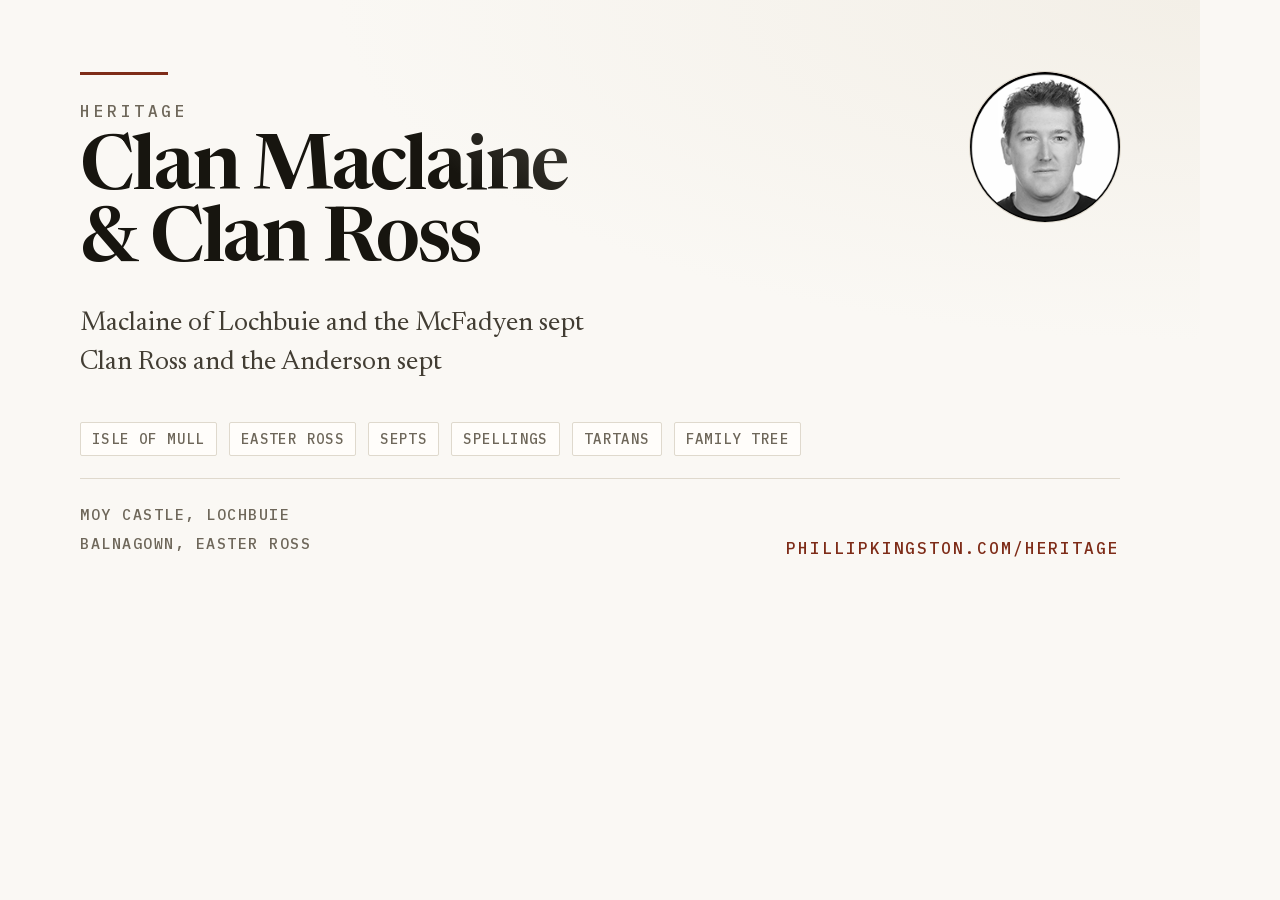
<file: tools/og-card-heritage.html>
<!DOCTYPE html>
<!--
  Source for img/og-heritage-1200x630.png (the /heritage/ share card).

  Render: serve the repo root, then screenshot this page at exactly 1200x630
  with device_scale_factor=1 into img/og-heritage-1200x630.png. Asset paths are root-absolute, so it
  only renders correctly when served from the site root. Not linked from the site.
-->
<html lang="en"><head><meta charset="utf-8">
<style>
@font-face{font-family:Newsreader;src:url("/fonts/newsreader-latin-var.woff2") format("woff2");font-weight:200 800;}
@font-face{font-family:"IBM Plex Mono";src:url("/fonts/ibm-plex-mono-500-latin.woff2") format("woff2");font-weight:500;}
*{margin:0;padding:0;box-sizing:border-box}
body{width:1200px;height:630px;background:#faf8f4;color:#17150f;
     font-family:Newsreader,Georgia,serif;font-optical-sizing:auto;overflow:hidden;
     display:flex;flex-direction:column;justify-content:space-between;
     padding:72px 80px;position:relative}
body::before{content:"";position:absolute;inset:0;
     background:radial-gradient(120% 90% at 100% 0%, #f3efe7 0%, rgba(243,239,231,0) 60%)}
.rule{height:3px;background:#7e2c18;width:88px}
.eyebrow{font-family:"IBM Plex Mono",monospace;font-weight:500;font-size:16px;
     letter-spacing:.22em;text-transform:uppercase;color:#6e675a;margin-top:26px}
h1{font-size:76px;font-weight:600;letter-spacing:-.028em;line-height:.95;margin-top:14px}
.aff{font-size:27px;line-height:1.42;color:#423d33;max-width:790px;margin-top:26px}
.topics{display:flex;flex-wrap:wrap;gap:10px 12px;margin-top:40px;max-width:1040px}
.topics span{font-family:"IBM Plex Mono",monospace;font-weight:500;font-size:14px;
     letter-spacing:.1em;text-transform:uppercase;color:#6e675a;
     border:1px solid #dfd9cd;border-radius:2px;padding:7px 11px;background:#fffdfa}
.foot{display:flex;align-items:flex-end;justify-content:space-between;gap:40px;
      border-top:1px solid #dfd9cd;padding-top:22px}
.ids{font-family:"IBM Plex Mono",monospace;font-weight:500;font-size:15px;
     letter-spacing:.1em;color:#6e675a;line-height:1.9}
.site{font-family:"IBM Plex Mono",monospace;font-weight:500;font-size:16px;
     letter-spacing:.12em;color:#7e2c18;text-transform:uppercase}
img{width:150px;height:150px;border-radius:50%;position:absolute;top:72px;right:80px;
    box-shadow:0 0 0 1px #dfd9cd}
</style></head><body>
<img src="/img/Apple-Touch-180x180.png" alt="">
<div>
  <div class="rule"></div>
  <p class="eyebrow">Heritage</p>
  <h1>Clan Maclaine<br>&amp; Clan Ross</h1>
  <p class="aff">Maclaine of Lochbuie and the McFadyen sept<br>Clan Ross and the Anderson sept</p>
  <div class="topics">
    <span>Isle of Mull</span><span>Easter Ross</span><span>Septs</span>
    <span>Spellings</span><span>Tartans</span><span>Family Tree</span>
  </div>
</div>
<div class="foot">
  <p class="ids">MOY CASTLE, LOCHBUIE<br>BALNAGOWN, EASTER ROSS</p>
  <p class="site">phillipkingston.com/heritage</p>
</div>
</body></html>
</file>
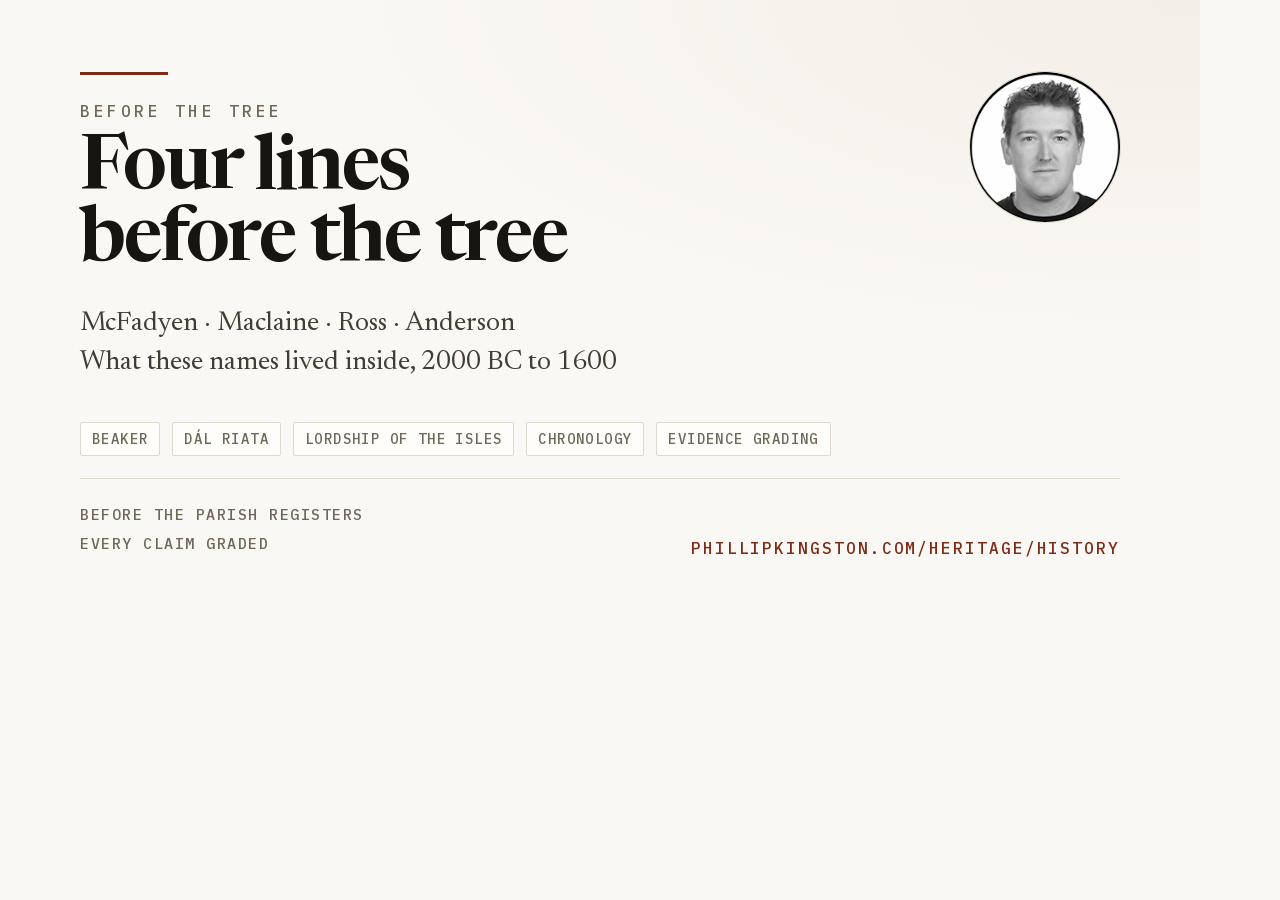
<file: tools/og-card-history.html>
<!DOCTYPE html>
<!--
  Source for img/og-heritage-1200x630.png (the /heritage/ share card).

  Render: serve the repo root, then screenshot this page at exactly 1200x630
  with device_scale_factor=1 into img/og-heritage-1200x630.png. Asset paths are root-absolute, so it
  only renders correctly when served from the site root. Not linked from the site.
-->
<html lang="en"><head><meta charset="utf-8">
<style>
@font-face{font-family:Newsreader;src:url("/fonts/newsreader-latin-var.woff2") format("woff2");font-weight:200 800;}
@font-face{font-family:"IBM Plex Mono";src:url("/fonts/ibm-plex-mono-500-latin.woff2") format("woff2");font-weight:500;}
*{margin:0;padding:0;box-sizing:border-box}
body{width:1200px;height:630px;background:#faf8f4;color:#17150f;
     font-family:Newsreader,Georgia,serif;font-optical-sizing:auto;overflow:hidden;
     display:flex;flex-direction:column;justify-content:space-between;
     padding:72px 80px;position:relative}
body::before{content:"";position:absolute;inset:0;
     background:radial-gradient(120% 90% at 100% 0%, #f3efe7 0%, rgba(243,239,231,0) 60%)}
.rule{height:3px;background:#7e2c18;width:88px}
.eyebrow{font-family:"IBM Plex Mono",monospace;font-weight:500;font-size:16px;
     letter-spacing:.22em;text-transform:uppercase;color:#6e675a;margin-top:26px}
h1{font-size:76px;font-weight:600;letter-spacing:-.028em;line-height:.95;margin-top:14px}
.aff{font-size:27px;line-height:1.42;color:#423d33;max-width:790px;margin-top:26px}
.topics{display:flex;flex-wrap:wrap;gap:10px 12px;margin-top:40px;max-width:1040px}
.topics span{font-family:"IBM Plex Mono",monospace;font-weight:500;font-size:14px;
     letter-spacing:.1em;text-transform:uppercase;color:#6e675a;
     border:1px solid #dfd9cd;border-radius:2px;padding:7px 11px;background:#fffdfa}
.foot{display:flex;align-items:flex-end;justify-content:space-between;gap:40px;
      border-top:1px solid #dfd9cd;padding-top:22px}
.ids{font-family:"IBM Plex Mono",monospace;font-weight:500;font-size:15px;
     letter-spacing:.1em;color:#6e675a;line-height:1.9}
.site{font-family:"IBM Plex Mono",monospace;font-weight:500;font-size:16px;
     letter-spacing:.12em;color:#7e2c18;text-transform:uppercase}
img{width:150px;height:150px;border-radius:50%;position:absolute;top:72px;right:80px;
    box-shadow:0 0 0 1px #dfd9cd}
</style></head><body>
<img src="/img/Apple-Touch-180x180.png" alt="">
<div>
  <div class="rule"></div>
  <p class="eyebrow">Before the tree</p>
  <h1>Four lines<br>before the tree</h1>
  <p class="aff">McFadyen &#183; Maclaine &#183; Ross &#183; Anderson<br>What these names lived inside, 2000 BC to 1600</p>
  <div class="topics">
    <span>Beaker</span><span>D&#225;l Riata</span><span>Lordship of the Isles</span>
    <span>Chronology</span><span>Evidence grading</span>
  </div>
</div>
<div class="foot">
  <p class="ids">BEFORE THE PARISH REGISTERS<br>EVERY CLAIM GRADED</p>
  <p class="site">phillipkingston.com/heritage/history</p>
</div>
</body></html>
</file>
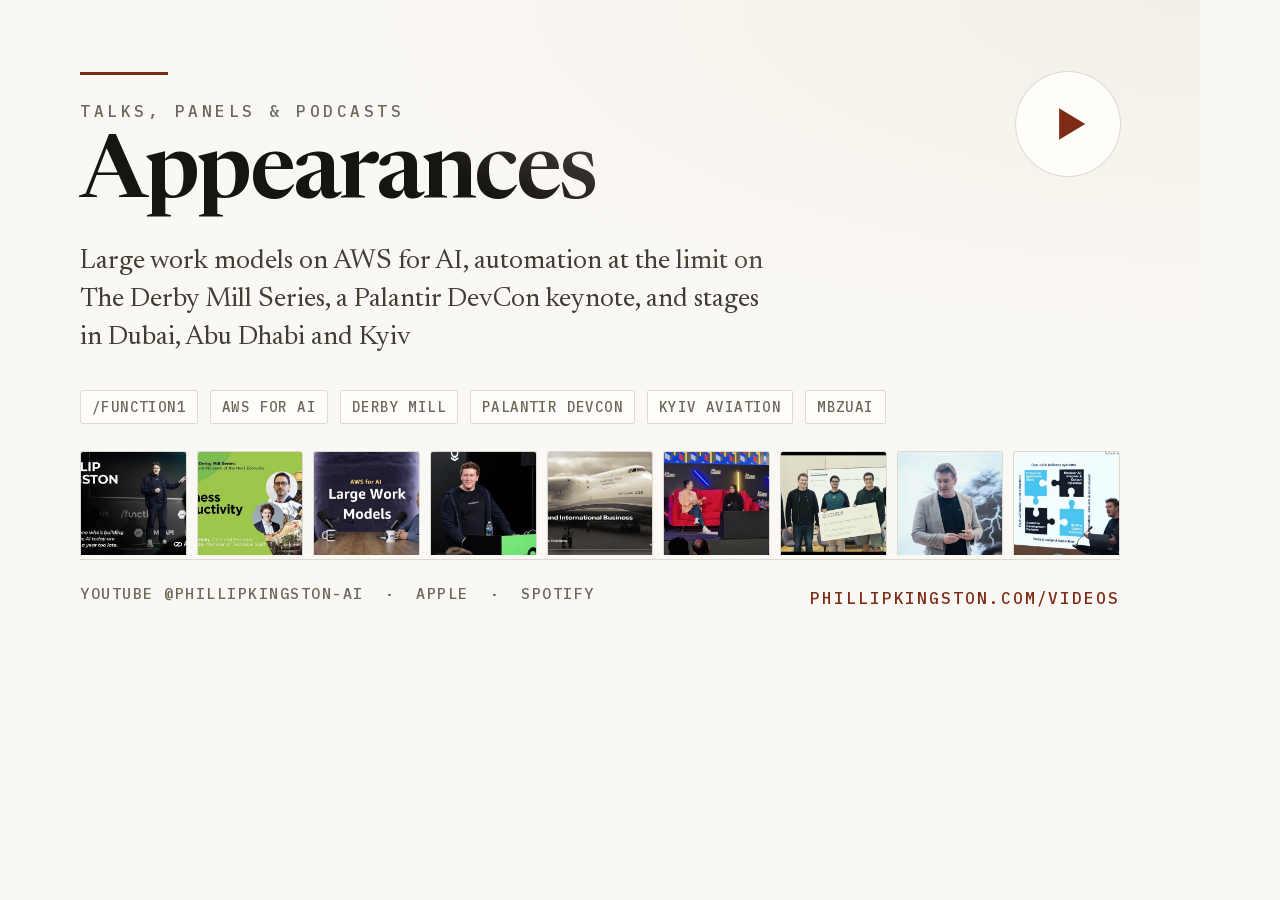
<file: tools/og-card-videos.html>
<!DOCTYPE html>
<!--
  Source for img/og-videos-1200x630.png (the /videos/ share card).

  Render: serve the repo root, then screenshot this page at exactly 1200x630
  with device_scale_factor=1 into img/og-videos-1200x630.png. Asset paths are
  root-absolute, so it only renders correctly when served from the site root.
  Not linked from the site.

  The strip along the bottom is every poster frame the page itself uses, in
  page order, so the card and the page cannot drift apart without someone
  noticing: a poster removed from img/videos/ leaves a hole here too, and an
  entry added to the page leaves the strip one short.
-->
<html lang="en"><head><meta charset="utf-8">
<style>
@font-face{font-family:Newsreader;src:url("/fonts/newsreader-latin-var.woff2") format("woff2");font-weight:200 800;}
@font-face{font-family:"IBM Plex Mono";src:url("/fonts/ibm-plex-mono-500-latin.woff2") format("woff2");font-weight:500;}
*{margin:0;padding:0;box-sizing:border-box}
body{width:1200px;height:630px;background:#faf8f4;color:#17150f;
     font-family:Newsreader,Georgia,serif;font-optical-sizing:auto;overflow:hidden;
     display:flex;flex-direction:column;justify-content:space-between;
     padding:72px 80px 0;position:relative}
body::before{content:"";position:absolute;inset:0;
     background:radial-gradient(120% 90% at 100% 0%, #f3efe7 0%, rgba(243,239,231,0) 60%)}
.rule{height:3px;background:#7e2c18;width:88px}
.eyebrow{font-family:"IBM Plex Mono",monospace;font-weight:500;font-size:16px;
     letter-spacing:.22em;text-transform:uppercase;color:#6e675a;margin-top:26px}
h1{font-size:88px;font-weight:600;letter-spacing:-.028em;line-height:.95;margin-top:14px}
.aff{font-size:27px;line-height:1.42;color:#423d33;max-width:760px;margin-top:24px}
.topics{display:flex;flex-wrap:wrap;gap:10px 12px;margin-top:32px;max-width:1040px}
.topics span{font-family:"IBM Plex Mono",monospace;font-weight:500;font-size:14px;
     letter-spacing:.1em;text-transform:uppercase;color:#6e675a;
     border:1px solid #dfd9cd;border-radius:2px;padding:7px 11px;background:#fffdfa}
.strip{display:flex;gap:10px;margin:0 -80px;padding:0 80px 0;position:relative}
.strip img{width:100%;height:104px;object-fit:cover;border:1px solid #dfd9cd;
     border-bottom:0;border-radius:3px 3px 0 0;filter:saturate(.86)}
.strip figure{flex:1;min-width:0}
.foot{display:flex;align-items:flex-end;justify-content:space-between;gap:40px;
      border-top:1px solid #dfd9cd;padding:20px 0 22px;position:relative}
.ids{font-family:"IBM Plex Mono",monospace;font-weight:500;font-size:15px;
     letter-spacing:.1em;color:#6e675a;line-height:1.9}
.site{font-family:"IBM Plex Mono",monospace;font-weight:500;font-size:16px;
     letter-spacing:.12em;color:#7e2c18;text-transform:uppercase}
.play{width:104px;height:104px;border-radius:50%;position:absolute;top:72px;right:80px;
     background:#fffdfa;box-shadow:0 0 0 1px #dfd9cd;display:grid;place-items:center}
.play svg{width:38px;height:38px;fill:#7e2c18;margin-left:6px}
</style></head><body>
<div class="play"><svg viewBox="0 0 16 16"><path d="M3 1.4 14 8 3 14.6Z"/></svg></div>
<div>
  <div class="rule"></div>
  <p class="eyebrow">Talks, panels &amp; podcasts</p>
  <h1>Appearances</h1>
  <p class="aff">Large work models on AWS for AI, automation at the limit on<br>The Derby Mill Series, a Palantir DevCon keynote, and stages<br>in Dubai, Abu Dhabi and Kyiv</p>
  <div class="topics">
    <span>/function1</span><span>AWS for AI</span><span>Derby Mill</span>
    <span>Palantir DevCon</span><span>Kyiv Aviation</span><span>MBZUAI</span>
  </div>
</div>
<div>
  <div class="strip">
    <figure><img src="/img/videos/function1-2025-cover-640.jpg" alt=""></figure>
    <figure><img src="/img/videos/P8IVkxhXCw8-640.jpg" alt=""></figure>
    <figure><img src="/img/videos/b80GKpEcr0M-640.jpg" alt=""></figure>
    <figure><img src="/img/videos/palantir-cover-640.jpg" alt=""></figure>
    <figure><img src="/img/videos/kyiv-aviation-cover-640.jpg" alt=""></figure>
    <figure><img src="/img/videos/step-2024-cover-640.jpg" alt=""></figure>
    <figure><img src="/img/videos/PrUwBkPCvXA-640.jpg" alt=""></figure>
    <figure><img src="/img/videos/decoding-data-science-cover-640.jpg" alt=""></figure>
    <figure><img src="/img/videos/mbzuai-cover-640.jpg" alt=""></figure>
  </div>
  <div class="foot">
    <p class="ids">YOUTUBE @PHILLIPKINGSTON-AI &nbsp;·&nbsp; APPLE &nbsp;·&nbsp; SPOTIFY</p>
    <p class="site">phillipkingston.com/videos</p>
  </div>
</div>
</body></html>
</file>
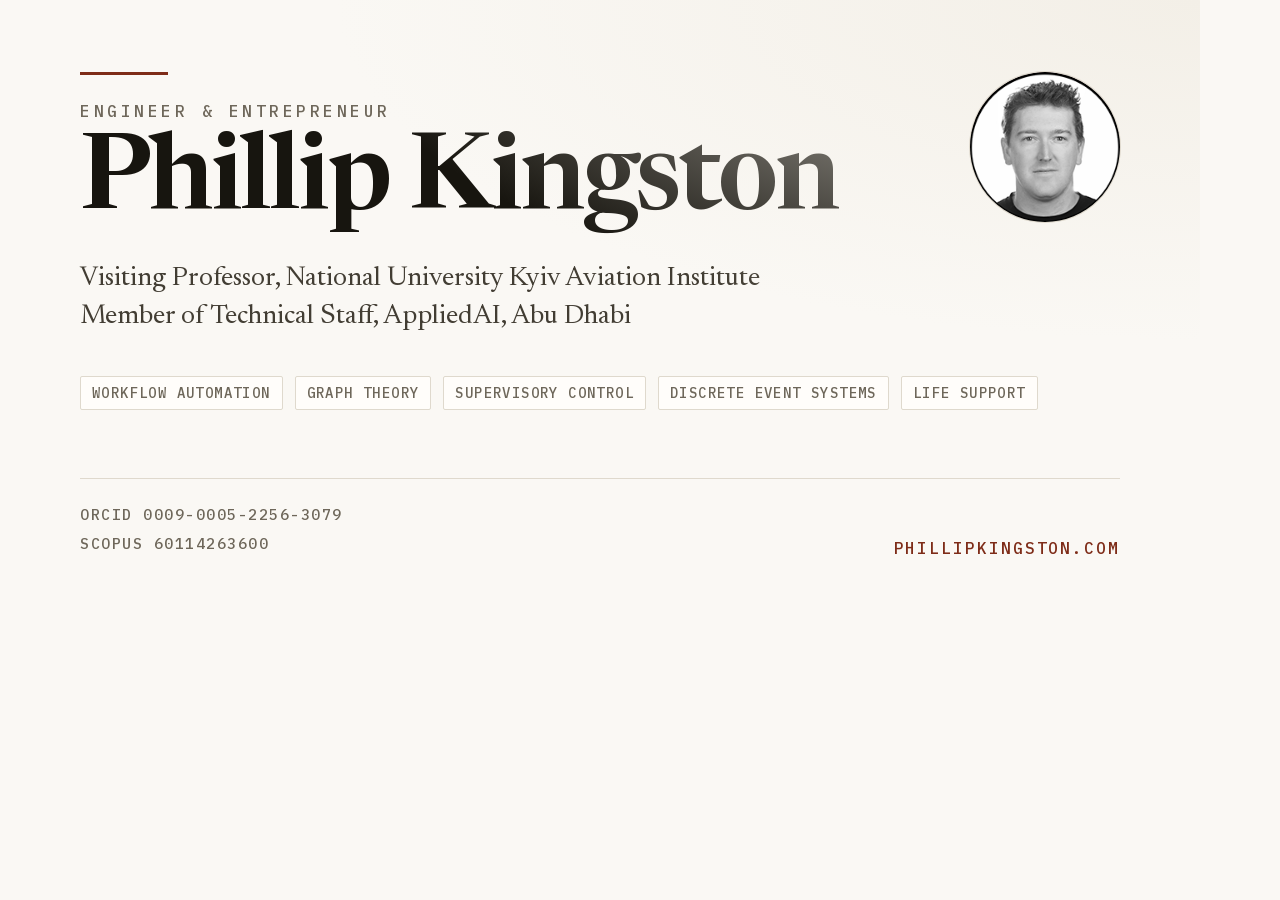
<file: tools/og-card.html>
<!DOCTYPE html>
<!--
  Source for img/og-Meta-Image-1200x630.png and img/Twitter-Image-1200x630.png.

  Render: serve the repo root, then screenshot this page at exactly 1200x630
  with device_scale_factor=1 into img/og-Meta-Image-1200x630.png, and copy that
  file over img/Twitter-Image-1200x630.png. Asset paths are root-absolute, so it
  only renders correctly when served from the site root. Not linked from the site.
-->
<html lang="en"><head><meta charset="utf-8">
<style>
@font-face{font-family:Newsreader;src:url("/fonts/newsreader-latin-var.woff2") format("woff2");font-weight:200 800;}
@font-face{font-family:"IBM Plex Mono";src:url("/fonts/ibm-plex-mono-500-latin.woff2") format("woff2");font-weight:500;}
*{margin:0;padding:0;box-sizing:border-box}
body{width:1200px;height:630px;background:#faf8f4;color:#17150f;
     font-family:Newsreader,Georgia,serif;font-optical-sizing:auto;overflow:hidden;
     display:flex;flex-direction:column;justify-content:space-between;
     padding:72px 80px;position:relative}
body::before{content:"";position:absolute;inset:0;
     background:radial-gradient(120% 90% at 100% 0%, #f3efe7 0%, rgba(243,239,231,0) 60%)}
.rule{height:3px;background:#7e2c18;width:88px}
.eyebrow{font-family:"IBM Plex Mono",monospace;font-weight:500;font-size:16px;
     letter-spacing:.22em;text-transform:uppercase;color:#6e675a;margin-top:26px}
h1{font-size:104px;font-weight:600;letter-spacing:-.028em;line-height:.95;margin-top:14px}
.aff{font-size:27px;line-height:1.42;color:#423d33;max-width:790px;margin-top:26px}
.topics{display:flex;flex-wrap:wrap;gap:10px 12px;margin-top:40px;max-width:1040px}
.topics span{font-family:"IBM Plex Mono",monospace;font-weight:500;font-size:14px;
     letter-spacing:.1em;text-transform:uppercase;color:#6e675a;
     border:1px solid #dfd9cd;border-radius:2px;padding:7px 11px;background:#fffdfa}
.foot{display:flex;align-items:flex-end;justify-content:space-between;gap:40px;
      border-top:1px solid #dfd9cd;padding-top:22px}
.ids{font-family:"IBM Plex Mono",monospace;font-weight:500;font-size:15px;
     letter-spacing:.1em;color:#6e675a;line-height:1.9}
.site{font-family:"IBM Plex Mono",monospace;font-weight:500;font-size:16px;
     letter-spacing:.12em;color:#7e2c18;text-transform:uppercase}
img{width:150px;height:150px;border-radius:50%;position:absolute;top:72px;right:80px;
    box-shadow:0 0 0 1px #dfd9cd}
</style></head><body>
<img src="/img/Apple-Touch-180x180.png" alt="">
<div>
  <div class="rule"></div>
  <p class="eyebrow">Engineer &amp; Entrepreneur</p>
  <h1>Phillip Kingston</h1>
  <p class="aff">Visiting Professor, National University Kyiv Aviation Institute<br>Member of Technical Staff, AppliedAI, Abu Dhabi</p>
  <div class="topics">
    <span>Workflow Automation</span><span>Graph Theory</span><span>Supervisory Control</span>
    <span>Discrete Event Systems</span><span>Life Support</span>
  </div>
</div>
<div class="foot">
  <p class="ids">ORCID 0009-0005-2256-3079<br>SCOPUS 60114263600</p>
  <p class="site">phillipkingston.com</p>
</div>
</body></html>
</file>
<file: css/styles110920261.css>
@charset "UTF-8";
/* ==========================================================================
   phillipkingston.com — editorial / academic-press design system
   Self-contained, no build step, no dependencies.
   ========================================================================== */

/* --- Fonts ---------------------------------------------------------------- */

@font-face {
  font-family: "Newsreader";
  src: url("/fonts/newsreader-latin-var.woff2") format("woff2");
  font-weight: 200 800;
  font-style: normal;
  font-display: swap;
  unicode-range: U+0000-00FF, U+0131, U+0152-0153, U+02BB-02BC, U+02C6, U+02DA,
    U+02DC, U+0304, U+0308, U+0329, U+2000-206F, U+2074, U+20AC, U+2122, U+2191,
    U+2193, U+2212, U+2215, U+FEFF, U+FFFD;
}
@font-face {
  font-family: "Newsreader";
  src: url("/fonts/newsreader-latin-var-italic.woff2") format("woff2");
  font-weight: 200 800;
  font-style: italic;
  font-display: swap;
  unicode-range: U+0000-00FF, U+0131, U+0152-0153, U+02BB-02BC, U+02C6, U+02DA,
    U+02DC, U+0304, U+0308, U+0329, U+2000-206F, U+2074, U+20AC, U+2122, U+2191,
    U+2193, U+2212, U+2215, U+FEFF, U+FFFD;
}
@font-face {
  font-family: "IBM Plex Mono";
  src: url("/fonts/ibm-plex-mono-400-latin.woff2") format("woff2");
  font-weight: 400;
  font-style: normal;
  font-display: swap;
}
@font-face {
  font-family: "IBM Plex Mono";
  src: url("/fonts/ibm-plex-mono-500-latin.woff2") format("woff2");
  font-weight: 500;
  font-style: normal;
  font-display: swap;
}

/* --- Tokens --------------------------------------------------------------- */

:root {
  color-scheme: light dark;

  --paper: #faf8f4;
  --paper-raised: #fffdfa;
  --paper-sunk: #f3efe7;
  --ink: #17150f;
  --ink-2: #423d33;
  --ink-3: #6e675a;
  --rule: #dfd9cd;
  --rule-strong: #c8c0af;
  --accent: #7e2c18;
  --accent-soft: #f0e4de;
  --shadow: 0 1px 2px rgb(23 21 15 / 4%), 0 8px 24px -12px rgb(23 21 15 / 12%);

  --serif: "Newsreader", "Iowan Old Style", "Charter", Georgia, Cambria,
    "Times New Roman", serif;
  --mono: "IBM Plex Mono", ui-monospace, SFMono-Regular, "SF Mono", Menlo,
    Consolas, monospace;

  --measure: 66ch;
  --measure-wide: 34rem;
  --shell: 78rem;
  --rail: 12.5rem;
  --gutter: clamp(1.25rem, 5vw, 4rem);

  --step-eyebrow: 0.6875rem;
  --step-meta: 0.75rem;
  --step-body: 1.0625rem;
  --step-h3: 1.0625rem;
  --step-lede: clamp(1.1875rem, 0.95rem + 0.85vw, 1.5rem);
  --step-h2: clamp(1.5rem, 1.05rem + 1.5vw, 2.125rem);
  --step-h1: clamp(2.625rem, 1.3rem + 5.6vw, 4.5rem);
}

@media (prefers-color-scheme: dark) {
  :root:not([data-theme="light"]) {
    --paper: #12110f;
    --paper-raised: #1a1815;
    --paper-sunk: #0c0b0a;
    --ink: #efeae0;
    --ink-2: #c9c2b4;
    --ink-3: #9a9284;
    --rule: #2e2a24;
    --rule-strong: #433d34;
    --accent: #e0785c;
    --accent-soft: #2a1e19;
    --shadow: 0 1px 2px rgb(0 0 0 / 40%), 0 10px 28px -14px rgb(0 0 0 / 60%);
  }
}
:root[data-theme="dark"] {
  --paper: #12110f;
  --paper-raised: #1a1815;
  --paper-sunk: #0c0b0a;
  --ink: #efeae0;
  --ink-2: #c9c2b4;
  --ink-3: #9a9284;
  --rule: #2e2a24;
  --rule-strong: #433d34;
  --accent: #e0785c;
  --accent-soft: #2a1e19;
  --shadow: 0 1px 2px rgb(0 0 0 / 40%), 0 10px 28px -14px rgb(0 0 0 / 60%);
}

/* --- Reset ---------------------------------------------------------------- */

*,
*::before,
*::after { box-sizing: border-box; }

html {
  -webkit-text-size-adjust: 100%;
  scroll-padding-top: 2.5rem;
}
@media (prefers-reduced-motion: no-preference) {
  html { scroll-behavior: smooth; }
}

body {
  margin: 0;
  background: var(--paper);
  color: var(--ink-2);
  font-family: var(--serif);
  font-size: var(--step-body);
  line-height: 1.72;
  font-optical-sizing: auto;
  font-kerning: normal;
  text-rendering: optimizeLegibility;
  -webkit-font-smoothing: antialiased;
  overflow-wrap: break-word;
}

h1, h2, h3, p, ul, ol, figure, blockquote { margin: 0; }
ul, ol { padding: 0; list-style: none; }
img { max-width: 100%; height: auto; display: block; }

a { color: inherit; }

:focus-visible {
  outline: 2px solid var(--accent);
  outline-offset: 3px;
  border-radius: 2px;
}

::selection {
  background: var(--accent);
  color: var(--paper);
}

/* --- Utilities ------------------------------------------------------------ */

.skip {
  position: fixed;
  top: 0.5rem;
  left: 0.5rem;
  z-index: 100;
  padding: 0.55rem 0.9rem;
  background: var(--ink);
  color: var(--paper);
  font-family: var(--mono);
  font-size: var(--step-meta);
  text-decoration: none;
  border-radius: 3px;
  transform: translateY(-200%);
}
.skip:focus-visible { transform: none; }

.eyebrow {
  font-family: var(--mono);
  font-weight: 500;
  font-size: var(--step-eyebrow);
  letter-spacing: 0.16em;
  text-transform: uppercase;
  color: var(--ink-3);
}

.progress {
  position: fixed;
  inset: 0 0 auto 0;
  z-index: 60;
  height: 2px;
  background: transparent;
  pointer-events: none;
}
.progress > i {
  display: block;
  height: 100%;
  width: var(--p, 0%);
  background: var(--accent);
  opacity: 0.85;
}

/* --- Shell ---------------------------------------------------------------- */

.shell {
  max-width: var(--shell);
  margin: 0 auto;
  padding: 0 var(--gutter);
}

/* --- Masthead ------------------------------------------------------------- */

.masthead {
  position: relative;
  padding: clamp(2.5rem, 7vw, 5.5rem) 0 clamp(2rem, 4vw, 3rem);
  border-bottom: 1px solid var(--rule);
}

.masthead__grid {
  display: flex;
  flex-direction: column;
  align-items: flex-start;
  gap: clamp(1.5rem, 3vw, 2.5rem);
}
@media (min-width: 48rem) {
  .masthead__grid {
    flex-direction: row;
    align-items: flex-start;
    justify-content: space-between;
    gap: clamp(2rem, 5vw, 5rem);
  }
}

.masthead__text { max-width: 46rem; }

.masthead h1 {
  margin: 0.5rem 0 0;
  font-size: var(--step-h1);
  font-weight: 600;
  line-height: 0.98;
  letter-spacing: -0.022em;
  color: var(--ink);
}

.masthead .lede { margin-top: clamp(1rem, 2vw, 1.5rem); }

.portrait {
  order: -1;
  width: 5.25rem;
  flex: none;
}
@media (min-width: 48rem) {
  .portrait {
    order: 0;
    width: clamp(6rem, 9vw, 7.5rem);
    margin-top: 0.4rem;
  }
}
.portrait img {
  width: 100%;
  border-radius: 50%;
  background: var(--paper-raised);
  box-shadow: 0 0 0 1px var(--rule), 0 0 0 6px var(--paper);
}
:root[data-theme="dark"] .portrait img { filter: grayscale(1) brightness(0.92) contrast(1.02); }
@media (prefers-color-scheme: dark) {
  :root:not([data-theme="light"]) .portrait img {
    filter: grayscale(1) brightness(0.92) contrast(1.02);
  }
}

.ids {
  display: flex;
  flex-wrap: wrap;
  gap: 0.5rem;
  margin-top: clamp(1.25rem, 2.5vw, 1.75rem);
}
.ids a {
  display: inline-flex;
  gap: 0.5ch;
  padding: 0.3rem 0.6rem;
  border: 1px solid var(--rule);
  border-radius: 2px;
  font-family: var(--mono);
  font-size: var(--step-meta);
  color: var(--ink-3);
  text-decoration: none;
  transition: border-color 0.18s, color 0.18s;
}
.ids a b {
  font-weight: 500;
  letter-spacing: 0.08em;
  text-transform: uppercase;
  font-size: 0.9em;
  align-self: center;
}
.ids a:hover {
  border-color: var(--accent);
  color: var(--accent);
}

.theme {
  display: inline-flex;
  margin-top: 0.6rem;
  align-items: center;
  gap: 0.5ch;
  padding: 0.4rem 0.7rem;
  background: transparent;
  border: 1px solid var(--rule);
  border-radius: 2px;
  color: var(--ink-3);
  font-family: var(--mono);
  font-size: var(--step-eyebrow);
  letter-spacing: 0.12em;
  text-transform: uppercase;
  cursor: pointer;
  transition: border-color 0.18s, color 0.18s;
}
.theme:hover { border-color: var(--accent); color: var(--accent); }
.theme[hidden] { display: none; }

/* --- Layout: rail + main -------------------------------------------------- */

.layout {
  display: grid;
  grid-template-columns: minmax(0, 1fr);
  gap: clamp(2rem, 4vw, 3.5rem);
  padding-block: clamp(1.75rem, 4vw, 3rem) 0;
}

.rail__title {
  display: none;
  font-family: var(--mono);
  font-weight: 500;
  font-size: var(--step-eyebrow);
  letter-spacing: 0.16em;
  text-transform: uppercase;
  color: var(--ink-3);
  padding-bottom: 0.85rem;
  border-bottom: 1px solid var(--rule);
  margin-bottom: 0.85rem;
}

.rail__list {
  display: flex;
  flex-wrap: wrap;
  gap: 0.4rem;
}
.rail__list a {
  display: inline-flex;
  align-items: baseline;
  gap: 0.5ch;
  padding: 0.3rem 0.6rem;
  border: 1px solid var(--rule);
  border-radius: 2px;
  font-family: var(--mono);
  font-size: var(--step-meta);
  line-height: 1.3;
  color: var(--ink-3);
  text-decoration: none;
  transition: color 0.18s, border-color 0.18s, background-color 0.18s;
}
.rail__list a:hover { color: var(--accent); border-color: var(--accent); }
.rail__list a[aria-current] {
  color: var(--paper);
  background: var(--ink);
  border-color: var(--ink);
}
.rail__list .num { display: none; }

main { min-width: 0; }

@media (min-width: 68rem) {
  .layout {
    grid-template-columns: var(--rail) minmax(0, 1fr);
    align-items: start;
  }
  .rail {
    position: sticky;
    top: 2.75rem;
    max-height: calc(100vh - 5rem);
    overflow-y: auto;
    overscroll-behavior: contain;
  }
  .rail__title { display: block; }
  .rail__list { display: block; }
  .rail__list li + li { margin-top: 0.1rem; }
  .rail__list a {
    display: grid;
    grid-template-columns: 1.9em 1fr;
    gap: 0.25rem;
    padding: 0.3rem 0.45rem 0.3rem 0.2rem;
    border: 0;
    border-left: 1px solid transparent;
    border-radius: 0;
    font-size: 0.78rem;
    letter-spacing: 0.005em;
  }
  .rail__list a:hover { border-color: transparent; background: var(--paper-sunk); }
  .rail__list a[aria-current] {
    background: transparent;
    border-left-color: var(--accent);
    color: var(--ink);
    font-weight: 500;
  }
  .rail__list .num {
    display: block;
    font-size: 0.68rem;
    color: var(--ink-3);
    font-variant-numeric: tabular-nums;
  }
  .rail__list a[aria-current] .num { color: var(--accent); }
}

/* --- Prose --------------------------------------------------------------- */

.lede {
  font-size: var(--step-lede);
  line-height: 1.46;
  letter-spacing: -0.008em;
  color: var(--ink);
  text-wrap: pretty;
  max-width: 50ch;
}
.lede--wide { max-width: 58ch; }

.overview {
  padding-bottom: clamp(2rem, 5vw, 3.5rem);
}
.overview .eyebrow { margin-bottom: 0.85rem; }
.overview .lede {
  max-width: 62ch;
  font-size: clamp(1.125rem, 1rem + 0.5vw, 1.3125rem);
  line-height: 1.55;
  color: var(--ink-2);
}

/* --- Sections ------------------------------------------------------------ */

.section {
  padding-block: clamp(2.25rem, 5vw, 3.75rem);
  border-top: 1px solid var(--rule);
  scroll-margin-top: 1.5rem;
}

.section__head {
  display: grid;
  grid-template-columns: 1fr;
  gap: 0.35rem;
  margin-bottom: clamp(1.5rem, 3vw, 2.25rem);
}
.section__num {
  font-family: var(--mono);
  font-weight: 500;
  font-size: var(--step-eyebrow);
  letter-spacing: 0.16em;
  color: var(--accent);
  font-variant-numeric: tabular-nums;
}
.section h2 {
  font-size: var(--step-h2);
  font-weight: 600;
  line-height: 1.12;
  letter-spacing: -0.016em;
  color: var(--ink);
  max-width: 32ch;
  text-wrap: balance;
}

/* --- Claims (the 24 research bullets) ----------------------------------- */

.claim {
  display: grid;
  gap: 0.5rem clamp(1.5rem, 3vw, 3rem);
  padding-block: clamp(1.35rem, 2.5vw, 1.85rem);
  border-top: 1px solid var(--rule);
}
.claim:first-child { border-top: 0; padding-top: 0; }

.claim h3 {
  font-size: var(--step-h3);
  font-weight: 600;
  line-height: 1.32;
  letter-spacing: -0.008em;
  color: var(--ink);
  text-wrap: pretty;
}

.claim__body { max-width: var(--measure); }
.claim__body p + p { margin-top: 0.9em; }

@media (min-width: 56rem) {
  .claim {
    grid-template-columns: minmax(0, 0.82fr) minmax(0, 2fr);
  }
  .claim__head { position: relative; }
  .claim h3 { padding-top: 0.15em; }
}

/* --- Figure asides (statistics pulled from the prose) ------------------- */

.stat {
  margin-top: 1rem;
  padding: 0.9rem 1rem;
  background: var(--paper-raised);
  border: 1px solid var(--rule);
  border-left: 2px solid var(--accent);
  border-radius: 2px;
  box-shadow: var(--shadow);
}
.stat__fig {
  display: block;
  font-family: var(--mono);
  font-weight: 500;
  font-size: 1.375rem;
  letter-spacing: -0.02em;
  color: var(--accent);
  font-variant-numeric: tabular-nums;
}
.stat__label {
  display: block;
  margin-top: 0.3rem;
  font-size: 0.875rem;
  line-height: 1.45;
  color: var(--ink-3);
}

/* --- Coda ---------------------------------------------------------------- */

.coda {
  padding-block: clamp(2.5rem, 6vw, 4.5rem);
  border-top: 1px solid var(--rule-strong);
}
.coda p {
  font-size: clamp(1.125rem, 1rem + 0.55vw, 1.375rem);
  line-height: 1.5;
  letter-spacing: -0.008em;
  color: var(--ink);
  max-width: 54ch;
  text-wrap: pretty;
}
.coda p::before {
  content: "";
  display: block;
  width: 2.5rem;
  height: 2px;
  margin-bottom: clamp(1.25rem, 2.5vw, 1.75rem);
  background: var(--accent);
}

/* --- Ventures ------------------------------------------------------------ */

.ventures {
  display: grid;
  grid-template-columns: repeat(auto-fit, minmax(11rem, 1fr));
  gap: 1px;
  margin-top: clamp(1.5rem, 3vw, 2rem);
  background: var(--rule);
  border: 1px solid var(--rule);
  border-radius: 2px;
  overflow: hidden;
}
.venture {
  padding: clamp(1rem, 2vw, 1.35rem);
  background: var(--paper-raised);
}
.venture h3 {
  font-size: 1.1875rem;
  font-weight: 600;
  letter-spacing: -0.01em;
  color: var(--ink);
}
.venture a {
  text-decoration: none;
  background-image: linear-gradient(var(--accent), var(--accent));
  background-size: 100% 1px;
  background-position: 0 100%;
  background-repeat: no-repeat;
  color: var(--accent);
}
.venture p {
  margin-top: 0.3rem;
  font-family: var(--mono);
  font-size: var(--step-eyebrow);
  letter-spacing: 0.1em;
  text-transform: uppercase;
  color: var(--ink-3);
}

/* --- Papers -------------------------------------------------------------- */

.papers__year {
  margin-top: clamp(1.5rem, 3vw, 2.25rem);
  padding-bottom: 0.5rem;
  font-family: var(--mono);
  font-weight: 500;
  font-size: var(--step-eyebrow);
  letter-spacing: 0.16em;
  color: var(--ink-3);
  border-bottom: 1px solid var(--rule);
}
.papers__year:first-of-type { margin-top: 0; }

.paper a {
  display: grid;
  grid-template-columns: 1fr auto;
  align-items: baseline;
  gap: 0.15rem 1rem;
  padding: 0.95rem 0.65rem 0.95rem 0;
  border-bottom: 1px solid var(--rule);
  text-decoration: none;
  transition: background-color 0.18s, padding-left 0.18s;
}
.paper a:hover,
.paper a:focus-visible {
  background: var(--paper-raised);
  padding-left: 0.65rem;
}
.paper__title {
  grid-column: 1;
  font-size: 1.0625rem;
  font-weight: 500;
  line-height: 1.4;
  letter-spacing: -0.008em;
  color: var(--ink);
  text-wrap: pretty;
}
.paper a:hover .paper__title { color: var(--accent); }
.paper__date {
  grid-column: 1;
  grid-row: 2;
  font-family: var(--mono);
  font-size: var(--step-meta);
  letter-spacing: 0.06em;
  text-transform: uppercase;
  color: var(--ink-3);
}
.paper__cta {
  grid-column: 2;
  grid-row: 1 / span 2;
  align-self: center;
  font-family: var(--mono);
  font-size: var(--step-eyebrow);
  letter-spacing: 0.12em;
  color: var(--ink-3);
  white-space: nowrap;
}
.paper a:hover .paper__cta { color: var(--accent); }

@media (min-width: 44rem) {
  .paper a {
    grid-template-columns: 6.5rem minmax(0, 1fr) auto;
    align-items: baseline;
  }
  .paper__date { grid-column: 1; grid-row: 1; }
  .paper__title { grid-column: 2; grid-row: 1; }
  .paper__cta { grid-column: 3; grid-row: 1; align-self: baseline; }
}

/* --- Watch (the videos block on the home page) --------------------------- */
/* One tile per entry on /videos/, each a link to that entry's place on the
   page rather than a player: the home page plays nothing and asks YouTube for
   nothing. The posters are the 640-wide files /videos/ already serves to
   phones, so a reader who follows a tile arrives with the frame cached. On a
   phone each tile is a row, frame beside caption, so six of them stay a short
   list instead of six screens of pictures; from 34rem they become cards. */

.watch {
  display: grid;
  gap: 1rem;
}
.watch a {
  display: grid;
  grid-template-columns: minmax(7.5rem, 40%) minmax(0, 1fr);
  align-items: center;
  gap: 0.9rem;
  text-decoration: none;
}
.watch__frame {
  display: block;
  position: relative;
  aspect-ratio: 16 / 9;
  overflow: hidden;
  background: var(--paper-sunk);
  border: 1px solid var(--rule);
  border-radius: 3px;
  box-shadow: var(--shadow);
}
.watch__frame img {
  width: 100%;
  height: 100%;
  object-fit: cover;
  filter: saturate(0.82) contrast(1.02);
  transition: filter 0.25s, transform 0.4s;
}
.watch a:hover .watch__frame img,
.watch a:focus-visible .watch__frame img {
  filter: none;
  transform: scale(1.03);
}
.watch__play {
  position: absolute;
  top: 50%;
  left: 50%;
  translate: -50% -50%;
  display: grid;
  place-items: center;
  width: 1.9rem;
  aspect-ratio: 1;
  border-radius: 50%;
  background: rgb(250 248 244 / 92%);
  color: var(--accent);
  box-shadow: 0 2px 10px rgb(0 0 0 / 35%);
  transition: scale 0.2s;
}
.watch__play svg { width: 42%; height: 42%; margin-left: 6%; fill: currentColor; }
.watch a:hover .watch__play,
.watch a:focus-visible .watch__play { scale: 1.08; }

.watch__text { display: grid; gap: 0.2rem; min-width: 0; }
.watch__kind {
  font-family: var(--mono);
  font-weight: 500;
  font-size: var(--step-eyebrow);
  letter-spacing: 0.14em;
  text-transform: uppercase;
  color: var(--accent);
}
.watch__title {
  font-size: 1rem;
  font-weight: 600;
  line-height: 1.3;
  letter-spacing: -0.01em;
  color: var(--ink);
  text-wrap: pretty;
}
.watch a:hover .watch__title { color: var(--accent); }
.watch__meta {
  font-family: var(--mono);
  font-size: var(--step-meta);
  letter-spacing: 0.05em;
  text-transform: uppercase;
  color: var(--ink-3);
}

@media (min-width: 34rem) {
  .watch {
    grid-template-columns: repeat(auto-fill, minmax(14rem, 1fr));
    gap: clamp(1.5rem, 3vw, 2rem) clamp(1rem, 2.5vw, 1.5rem);
  }
  .watch a {
    grid-template-columns: minmax(0, 1fr);
    align-items: start;
    gap: 0.7rem;
  }
  .watch__play { width: 2.75rem; }
}

.watch__all {
  margin-top: clamp(1.5rem, 3vw, 2rem);
  font-family: var(--mono);
  font-size: var(--step-eyebrow);
  letter-spacing: 0.12em;
  text-transform: uppercase;
}
.watch__all a {
  color: var(--ink-3);
  text-decoration: none;
  border-bottom: 1px solid var(--rule);
}
.watch__all a:hover { color: var(--accent); border-bottom-color: var(--accent); }

@media (prefers-reduced-motion: reduce) {
  .watch__frame img,
  .watch__play { transition: none; }
  .watch a:hover .watch__frame img,
  .watch a:focus-visible .watch__frame img { transform: none; }
  .watch a:hover .watch__play,
  .watch a:focus-visible .watch__play { scale: none; }
}

/* --- Connect ------------------------------------------------------------- */

.link-groups {
  columns: 1;
  column-gap: clamp(2rem, 4vw, 3.5rem);
}
@media (min-width: 46rem) { .link-groups { columns: 2; } }

.link-group {
  break-inside: avoid;
  margin-bottom: clamp(1.75rem, 3vw, 2.5rem);
}
.link-group:last-child { margin-bottom: 0; }
.link-group h3 {
  padding-bottom: 0.55rem;
  margin-bottom: 0.4rem;
  border-bottom: 1px solid var(--rule);
  font-family: var(--mono);
  font-weight: 500;
  font-size: var(--step-eyebrow);
  letter-spacing: 0.14em;
  text-transform: uppercase;
  color: var(--ink-3);
}
.links a {
  display: flex;
  align-items: baseline;
  justify-content: space-between;
  gap: 1rem;
  padding: 0.5rem 0.4rem 0.5rem 0;
  text-decoration: none;
  border-bottom: 1px solid transparent;
  transition: background-color 0.18s, padding-left 0.18s;
}
.links a:hover,
.links a:focus-visible {
  background: var(--paper-raised);
  padding-left: 0.4rem;
}
.links__name {
  font-size: 1rem;
  color: var(--ink);
  white-space: nowrap;
}
.links a:hover .links__name { color: var(--accent); }
.links__host {
  font-family: var(--mono);
  font-size: 0.6875rem;
  min-width: 0;
  overflow: hidden;
  text-overflow: ellipsis;
  white-space: nowrap;
  letter-spacing: 0.02em;
  color: var(--ink-3);
  text-align: right;
}

/* --- Footer -------------------------------------------------------------- */

.footer {
  margin-top: clamp(3rem, 7vw, 5.5rem);
  padding-block: clamp(1.75rem, 3.5vw, 2.5rem);
  border-top: 1px solid var(--rule-strong);
  display: flex;
  flex-wrap: wrap;
  align-items: baseline;
  justify-content: space-between;
  gap: 0.75rem 1.5rem;
  font-family: var(--mono);
  font-size: var(--step-meta);
  color: var(--ink-3);
}
.footer a {
  color: inherit;
  text-decoration: none;
  border-bottom: 1px solid var(--rule-strong);
}
.footer a:hover { color: var(--accent); border-color: var(--accent); }
.footer__ids { display: flex; flex-wrap: wrap; gap: 0.5rem 1rem; }

/* --- Print --------------------------------------------------------------- */

@media print {
  :root {
    --paper: #fff;
    --paper-raised: #fff;
    --paper-sunk: #fff;
    --ink: #000;
    --ink-2: #1a1a1a;
    --ink-3: #444;
    --rule: #bbb;
    --rule-strong: #000;
    --accent: #000;
    --shadow: none;
  }
  .rail, .theme, .progress, .skip { display: none !important; }
  .layout { display: block; }
  body { font-size: 10.5pt; line-height: 1.5; }
  .section, .claim, .paper a, .watch a { break-inside: avoid; }
  .paper a[href]::after { content: ""; }
  .watch__play { display: none; }
  .watch__frame img { filter: grayscale(1); }
}
</file>
<file: css/heritage250820261.css>
@charset "UTF-8";
/* ==========================================================================
   Heritage page components. Loaded after css/styles110920261.css and reuses
   its tokens, type scale and section furniture — nothing is redefined here.
   ========================================================================== */

/* --- Back-link to the research page --------------------------------------- */

.backlink {
  display: inline-flex;
  align-items: center;
  gap: 0.5ch;
  margin-bottom: 1.25rem;
  font-family: var(--mono);
  font-size: var(--step-eyebrow);
  letter-spacing: 0.12em;
  text-transform: uppercase;
  color: var(--ink-3);
  text-decoration: none;
  border-bottom: 1px solid transparent;
}
.backlink:hover { color: var(--accent); border-bottom-color: var(--accent); }

/* --- Notices: privacy, placeholder ---------------------------------------- */

.notice {
  display: grid;
  grid-template-columns: auto minmax(0, 1fr);
  gap: 0.75rem;
  padding: 0.9rem 1.1rem;
  margin-block: clamp(1.5rem, 3vw, 2rem);
  background: var(--paper-raised);
  border: 1px solid var(--rule);
  border-left: 2px solid var(--accent);
  border-radius: 2px;
  font-size: 0.9375rem;
  line-height: 1.55;
  color: var(--ink-2);
  max-width: 60ch;
}
.notice__label {
  font-family: var(--mono);
  font-weight: 500;
  font-size: var(--step-eyebrow);
  letter-spacing: 0.12em;
  text-transform: uppercase;
  color: var(--accent);
  padding-top: 0.2em;
  white-space: nowrap;
}

/* --- Clan plates ---------------------------------------------------------- */

.plates {
  display: grid;
  grid-template-columns: repeat(auto-fit, minmax(17rem, 1fr));
  gap: 1px;
  margin-top: clamp(1.5rem, 3vw, 2rem);
  background: var(--rule);
  border: 1px solid var(--rule);
  border-radius: 2px;
  overflow: hidden;
}
.plate { padding: clamp(1.1rem, 2.5vw, 1.6rem); background: var(--paper-raised); }
.plate h3 {
  font-size: 1.375rem;
  font-weight: 600;
  letter-spacing: -0.014em;
  line-height: 1.15;
  color: var(--ink);
}
.plate__gaelic {
  margin-top: 0.15rem;
  font-style: italic;
  font-size: 1.0625rem;
  color: var(--accent);
}
.plate dl {
  display: grid;
  grid-template-columns: 5.5rem minmax(0, 1fr);
  gap: 0.4rem 0.85rem;
  margin: 1rem 0 0;
  padding-top: 0.9rem;
  border-top: 1px solid var(--rule);
  font-size: 0.9375rem;
}
.plate dt {
  font-family: var(--mono);
  font-size: var(--step-eyebrow);
  letter-spacing: 0.1em;
  text-transform: uppercase;
  color: var(--ink-3);
  padding-top: 0.35em;
}
.plate dd { margin: 0; color: var(--ink-2); line-height: 1.45; }
.plate dd em { color: var(--ink); }

/* --- Timeline ------------------------------------------------------------- */

.timeline {
  margin-top: clamp(1.5rem, 3vw, 2.25rem);
  border-top: 1px solid var(--rule);
}
.tl {
  display: grid;
  grid-template-columns: 5rem minmax(0, 1fr);
  gap: 0.25rem 1.25rem;
  padding: 1rem 0 1.1rem;
  border-bottom: 1px solid var(--rule);
  position: relative;
}
.tl__year {
  font-family: var(--mono);
  font-weight: 500;
  font-size: 0.9375rem;
  letter-spacing: 0.02em;
  color: var(--accent);
  font-variant-numeric: tabular-nums;
  padding-top: 0.1em;
}
.tl__body { max-width: 58ch; }
.tl__title {
  font-size: 1.0625rem;
  font-weight: 600;
  color: var(--ink);
  line-height: 1.35;
}
.tl__body p { margin-top: 0.3rem; color: var(--ink-2); font-size: 0.9375rem; line-height: 1.6; }
.tl__clan {
  display: inline-block;
  margin-left: 0.5ch;
  font-family: var(--mono);
  font-size: 0.625rem;
  letter-spacing: 0.12em;
  text-transform: uppercase;
  color: var(--ink-3);
  border: 1px solid var(--rule);
  border-radius: 2px;
  padding: 0.1rem 0.4rem;
  vertical-align: 0.15em;
}

@media (max-width: 34rem) {
  .tl { grid-template-columns: minmax(0, 1fr); gap: 0.35rem; }
}

/* --- Citations ------------------------------------------------------------ */

a.cite {
  font-family: var(--mono);
  font-size: 0.7em;
  font-weight: 500;
  vertical-align: 0.4em;
  padding: 0 0.15em;
  color: var(--accent);
  text-decoration: none;
  border-bottom: 0;
}
a.cite:hover { text-decoration: underline; }
a.cite::before { content: "["; }
a.cite::after { content: "]"; }

.sources { counter-reset: src; }
.source {
  display: grid;
  grid-template-columns: 2rem minmax(0, 1fr);
  gap: 0.3rem 0.75rem;
  padding: 0.85rem 0;
  border-bottom: 1px solid var(--rule);
  font-size: 0.9375rem;
  line-height: 1.5;
  scroll-margin-top: 3rem;
}
.source:target { background: var(--accent-soft); }
.source__n {
  font-family: var(--mono);
  font-size: var(--step-meta);
  color: var(--ink-3);
  font-variant-numeric: tabular-nums;
  padding-top: 0.15em;
}
.source__body { color: var(--ink-2); max-width: 66ch; }
.source__body a { color: var(--ink); text-decoration-color: var(--rule-strong); }
.source__body a:hover { color: var(--accent); }
.source__body cite { font-style: italic; color: var(--ink); }

.tag {
  display: inline-block;
  margin-right: 0.4ch;
  font-family: var(--mono);
  font-weight: 500;
  font-size: 0.625rem;
  letter-spacing: 0.12em;
  text-transform: uppercase;
  padding: 0.12rem 0.4rem;
  border-radius: 2px;
  border: 1px solid var(--rule-strong);
  color: var(--ink-3);
  white-space: nowrap;
}
.tag--secondary { border-color: var(--accent); color: var(--accent); }
.tag--tertiary { border-style: dashed; }
.tag--tradition { border-style: dotted; font-style: italic; }

/* --- Family tree ---------------------------------------------------------- */

.tree {
  margin-top: clamp(1.5rem, 3vw, 2rem);
  border: 1px solid var(--rule);
  border-radius: 2px;
  background: var(--paper-raised);
  overflow: hidden;
}
.tree__bar {
  display: flex;
  flex-wrap: wrap;
  align-items: center;
  gap: 0.4rem;
  padding: 0.6rem 0.75rem;
  border-bottom: 1px solid var(--rule);
  background: var(--paper-sunk);
}
.tree__bar button {
  font-family: var(--mono);
  font-size: var(--step-eyebrow);
  letter-spacing: 0.1em;
  text-transform: uppercase;
  color: var(--ink-3);
  background: var(--paper-raised);
  border: 1px solid var(--rule);
  border-radius: 2px;
  padding: 0.3rem 0.6rem;
  cursor: pointer;
}
.tree__bar button:hover { border-color: var(--accent); color: var(--accent); }
.tree__hint {
  margin-left: auto;
  font-family: var(--mono);
  font-size: 0.625rem;
  letter-spacing: 0.08em;
  color: var(--ink-3);
}

.tree__stage { height: clamp(24rem, 62vh, 40rem); touch-action: none; cursor: grab; }
.tree__stage.is-panning { cursor: grabbing; }
.tree__stage svg { display: block; width: 100%; height: 100%; }

.tree__edge { fill: none; stroke: var(--rule-strong); stroke-width: 1; }
.tree__node rect {
  fill: var(--paper);
  stroke: var(--rule-strong);
  stroke-width: 1;
  rx: 2;
}
.tree__node text { font-family: var(--serif); fill: var(--ink); font-size: 13px; }
.tree__node .n-dates {
  font-family: var(--mono);
  fill: var(--ink-3);
  font-size: 10px;
  letter-spacing: 0.04em;
}
.tree__node[data-kind="placeholder"] rect { stroke-dasharray: 3 3; fill: var(--paper-sunk); }
.tree__node[data-kind="placeholder"] text { fill: var(--ink-3); font-style: italic; }
.tree__node[data-kind="living"] rect { stroke-dasharray: 2 3; fill: transparent; }
.tree__node[data-kind="living"] text { fill: var(--ink-3); font-style: italic; }
.tree__node:hover rect { stroke: var(--accent); }
.tree__node:focus { outline: none; }
.tree__node:focus-visible rect { stroke: var(--accent); stroke-width: 2; }
.tree__node.is-selected rect { stroke: var(--accent); stroke-width: 2; }

.tree__panel {
  border-top: 1px solid var(--rule);
  padding: 0.9rem 1.1rem;
  min-height: 5.5rem;
  font-size: 0.9375rem;
  line-height: 1.55;
  color: var(--ink-2);
}
.tree__panel h3 { font-size: 1.125rem; font-weight: 600; color: var(--ink); }
.tree__panel .meta {
  margin-top: 0.2rem;
  font-family: var(--mono);
  font-size: var(--step-meta);
  letter-spacing: 0.04em;
  color: var(--ink-3);
}
.tree__panel p { margin-top: 0.45rem; max-width: 62ch; }
.tree__panel .empty { color: var(--ink-3); font-style: italic; }

/* Legend */
.tree__key {
  display: flex;
  flex-wrap: wrap;
  gap: 0.4rem 1.1rem;
  margin-top: 0.85rem;
  font-family: var(--mono);
  font-size: 0.625rem;
  letter-spacing: 0.1em;
  text-transform: uppercase;
  color: var(--ink-3);
}
.tree__key span { display: inline-flex; align-items: center; gap: 0.45ch; }
.tree__key i {
  width: 1.1rem;
  height: 0.7rem;
  border: 1px solid var(--rule-strong);
  border-radius: 2px;
  background: var(--paper);
}
.tree__key .k-placeholder { border-style: dashed; background: var(--paper-sunk); }
.tree__key .k-living { border-style: dotted; background: transparent; }

/* --- No-JavaScript fallback outline --------------------------------------- */

.tree__fallback { padding: 1rem 1.1rem; }
.tree__fallback ol { list-style: none; padding-left: 0; }
.tree__fallback ol ol {
  padding-left: 1.1rem;
  margin-left: 0.35rem;
  border-left: 1px solid var(--rule);
}
.tree__fallback li { padding: 0.3rem 0; }
.tree__name { color: var(--ink); }
.tree__name--living, .tree__name--placeholder { color: var(--ink-3); font-style: italic; }
.tree__dates {
  margin-left: 0.6ch;
  font-family: var(--mono);
  font-size: var(--step-meta);
  color: var(--ink-3);
}

/* --- Sept attachment diagram ---------------------------------------------- */

.sept-map { margin-top: clamp(1.25rem, 2.5vw, 1.75rem); max-width: 34rem; }
.sept-map svg { display: block; width: 100%; height: auto; overflow: visible; }
.sept-map .sm-line { fill: none; stroke: var(--rule-strong); stroke-width: 1; }
.sept-map .sm-line--dashed { stroke-dasharray: 4 3; }
.sept-map .sm-box { fill: var(--paper-raised); stroke: var(--rule-strong); rx: 2; }
.sept-map .sm-box--sept { fill: var(--paper-sunk); }
.sept-map .sm-label { font-family: var(--serif); font-size: 13px; fill: var(--ink); }
.sept-map .sm-note {
  font-family: var(--mono);
  font-size: 9.5px;
  letter-spacing: 0.08em;
  text-transform: uppercase;
  fill: var(--ink-3);
}

/* --- Print ---------------------------------------------------------------- */

@media print {
  .tree__bar, .tree__stage, .tree__panel, .tree__key, .backlink { display: none !important; }
  .tree__fallback { display: block !important; }
  .tree, .notice, .plate { break-inside: avoid; }
}

/* A descendant who is the meeting point of two lines gets a dashed edge from
   the second line, so a convergence never reads as a plain parent-child link. */
.tree__edge--join { stroke-dasharray: 4 3; stroke: var(--accent); opacity: 0.75; }

/* Direction toggle: which of the two views is showing. */
.tree__bar button.is-on {
  background: var(--ink);
  border-color: var(--ink);
  color: var(--paper);
}
.tree__bar button[hidden] { display: none; }

/* A node whose surname is one of the sept names gets an accent edge, so the
   connection between the tree and the sept sections is visible at a glance. */
.tree__node .n-sept { fill: var(--accent); }
.tree__key .k-sept { border-left: 3px solid var(--accent); background: var(--paper); }

/* --- Crest badges --------------------------------------------------------- */
/* Drawn in line only, from the published blazons. A crest badge is the chief's
   crest and motto inside a strap and buckle; the strap is what marks the
   wearer as a follower rather than the owner of the arms. Nothing here
   reproduces a chief's personal arms. */

.badges {
  display: grid;
  grid-template-columns: repeat(auto-fit, minmax(17rem, 1fr));
  gap: 1px;
  margin-top: clamp(1.5rem, 3vw, 2rem);
  background: var(--rule);
  border: 1px solid var(--rule);
  border-radius: 2px;
  overflow: hidden;
}
.badge {
  margin: 0;
  padding: clamp(1.1rem, 2.5vw, 1.6rem);
  background: var(--paper-raised);
  text-align: center;
}
.badge svg.cb {
  display: block;
  width: min(15rem, 100%);
  height: auto;
  margin-inline: auto;
  overflow: visible;
}
.badge figcaption { margin-top: 0.9rem; }
.badge h3 {
  font-size: 1.25rem;
  font-weight: 600;
  letter-spacing: -0.012em;
  color: var(--ink);
}
.badge__blazon {
  margin-top: 0.35rem;
  font-size: 0.9375rem;
  line-height: 1.45;
  color: var(--ink-2);
  max-width: 32ch;
  margin-inline: auto;
}
.badge__motto {
  margin-top: 0.5rem;
  font-family: var(--mono);
  font-size: var(--step-eyebrow);
  letter-spacing: 0.1em;
  text-transform: uppercase;
  color: var(--accent);
  max-width: 34ch;
  margin-inline: auto;
  line-height: 1.6;
}

.cb-strap { fill: none; stroke: var(--ink); stroke-width: 1.4; }
.cb-motto {
  font-family: var(--mono);
  font-weight: 500;
  font-size: 12px;
  letter-spacing: 0.16em;
  fill: var(--ink);
}
.cb-buckle rect, .cb-buckle path { fill: none; stroke: var(--ink); stroke-width: 1.4; }
.cb-stem { fill: none; stroke: var(--ink); stroke-width: 1.7; stroke-linecap: round; }
.cb-fill use { fill: var(--ink); stroke: none; }
.cb-haft { fill: none; stroke: var(--ink); stroke-width: 2.6; stroke-linecap: round; }
.cb-blade {
  fill: var(--paper-raised);
  stroke: var(--ink);
  stroke-width: 1.7;
  stroke-linejoin: round;
}
.cb-edge, .cb-socket { fill: none; stroke: var(--ink); stroke-width: 1; opacity: 0.5; }
.cb-hand path {
  fill: var(--paper-raised);
  stroke: var(--ink);
  stroke-width: 1.6;
  stroke-linejoin: round;
  stroke-linecap: round;
}

/* --- Tartan setts --------------------------------------------------------- */
/* The swatches carry the register's own dye colours, so they deliberately do
   not follow the site theme: a tartan is a record of particular colours. Each
   is one full sett, expanded from the published threadcount by
   tools/make-tartans.py, scaled to a common box rather than a common thread
   size, so the setts are not to scale against one another. */

.setts {
  display: grid;
  grid-template-columns: repeat(auto-fit, minmax(13rem, 1fr));
  gap: 1px;
  margin-top: clamp(1.5rem, 3vw, 2rem);
  background: var(--rule);
  border: 1px solid var(--rule);
  border-radius: 2px;
  overflow: hidden;
}
.sett {
  margin: 0;
  padding: clamp(0.9rem, 2vw, 1.2rem);
  background: var(--paper-raised);
}
.sett__swatch {
  display: block;
  width: 100%;
  height: auto;
  aspect-ratio: 1;
  border: 1px solid var(--rule-strong);
  border-radius: 1px;
}
.sett figcaption { margin-top: 0.7rem; }
.sett h3 {
  font-size: 1.0625rem;
  font-weight: 600;
  line-height: 1.25;
  color: var(--ink);
}
.sett__count {
  margin-top: 0.3rem;
  font-family: var(--mono);
  font-size: 0.75rem;
  line-height: 1.45;
  letter-spacing: 0.01em;
  color: var(--accent);
  overflow-wrap: normal;
  word-break: normal;
}
.sett__meta {
  margin-top: 0.35rem;
  font-size: 0.8125rem;
  line-height: 1.45;
  color: var(--ink-3);
}

/* --- Map ------------------------------------------------------------------ */

.mapfig { margin: clamp(1.75rem, 3.5vw, 2.5rem) 0 0; max-width: 42rem; }
.mapfig__frame {
  padding: clamp(0.75rem, 2vw, 1.25rem);
  background: var(--paper-raised);
  border: 1px solid var(--rule);
  border-radius: 2px;
}
.mapfig svg { display: block; width: 100%; height: auto; }
.mapfig figcaption {
  margin-top: 0.75rem;
  font-size: 0.875rem;
  line-height: 1.55;
  color: var(--ink-3);
  max-width: 58ch;
}

.mp-land {
  fill: none;
  stroke: var(--ink);
  stroke-width: 0.9;
  stroke-linejoin: round;
}
.mp-inset rect {
  fill: none;
  stroke: var(--rule-strong);
  stroke-width: 0.8;
  stroke-dasharray: 3 3;
}
.mp-inset text {
  font-family: var(--mono);
  font-size: 9.5px;
  letter-spacing: 0.1em;
  text-transform: uppercase;
  fill: var(--ink-3);
}
.mp-lead { fill: none; stroke: var(--accent); stroke-width: 0.8; }
.mp-dot { fill: var(--accent); }
.mp-place {
  font-family: var(--mono);
  font-weight: 500;
  font-size: 11px;
  letter-spacing: 0.12em;
  fill: var(--ink);
}
.mp-gloss { font-family: var(--serif); font-style: italic; font-size: 12px; fill: var(--ink-3); }

@media (max-width: 30rem) {
  .mp-place { font-size: 13px; }
  .mp-gloss { font-size: 14px; }
  .mp-inset text { font-size: 11px; }
}

@media print {
  .badge, .sett, .mapfig { break-inside: avoid; }
}

/* --- Spelling guide ------------------------------------------------------- */
/* Reuses .timeline / .tl for the dated forms and .plate__gaelic for the Gaelic
   line, so a recorded spelling is laid out exactly like a dated event, which
   is what it is. */

.spellings { margin-top: clamp(1.5rem, 3vw, 2rem); }
.spell + .spell {
  margin-top: clamp(2rem, 4vw, 3rem);
  padding-top: clamp(1.5rem, 3vw, 2.25rem);
  border-top: 2px solid var(--rule-strong);
}
.spell > h3 {
  font-size: 1.5rem;
  font-weight: 600;
  letter-spacing: -0.016em;
  line-height: 1.15;
  color: var(--ink);
}
.spell .plate__gaelic { max-width: 60ch; }
.spell .timeline { margin-top: clamp(1rem, 2vw, 1.5rem); }
.spell__variants {
  margin-top: 1rem;
  max-width: 66ch;
  font-size: 0.9375rem;
  line-height: 1.7;
  color: var(--ink-2);
}
.spell__label {
  display: block;
  margin-bottom: 0.25rem;
  font-family: var(--mono);
  font-weight: 500;
  font-size: var(--step-eyebrow);
  letter-spacing: 0.12em;
  text-transform: uppercase;
  color: var(--ink-3);
}

/* A form written in a document is quoted, not asserted, so it takes the
   accent the way a citation does. */
.spell .tl__title { font-family: var(--serif); }
.spell .tl__year { white-space: nowrap; }

@media print {
  .spell, .tl { break-inside: avoid; }
}
</file>
<file: css/videos120920262.css>
@charset "UTF-8";
/* ==========================================================================
   Videos page components. Loaded after css/styles110920261.css and reuses its
   tokens, type scale and section furniture — nothing from it is redefined.

   The players are facades: a committed poster frame and a play control, with
   the YouTube iframe swapped in only once the reader asks for it (js/videos.js).
   That is a privacy decision before a performance one — six autoloaded embeds
   would hand Google a request from every reader who merely opened the page.
   Every image on the page is served from this domain for the same reason.
   ========================================================================== */

/* --- Back-link ------------------------------------------------------------ */
/* The same component as the heritage pages. It is repeated rather than shared
   because each page loads exactly one page stylesheet, never two, and promoting
   it into styles110920261.css would mean re-versioning a file every page
   depends on for the sake of one small block. */

.backlink {
  display: inline-flex;
  align-items: center;
  gap: 0.5ch;
  margin-bottom: 1.25rem;
  font-family: var(--mono);
  font-size: var(--step-eyebrow);
  letter-spacing: 0.12em;
  text-transform: uppercase;
  color: var(--ink-3);
  text-decoration: none;
  border-bottom: 1px solid transparent;
}
.backlink:hover { color: var(--accent); border-bottom-color: var(--accent); }

/* --- Screen-reader-only text ---------------------------------------------- */

.u-sr {
  position: absolute;
  width: 1px;
  height: 1px;
  margin: -1px;
  padding: 0;
  overflow: hidden;
  clip-path: inset(50%);
  white-space: nowrap;
  border: 0;
}

/* --- Video list ----------------------------------------------------------- */

/* Every entry gets the full measure. A two-up grid was tried and rejected:
   at half width the poster stops carrying the frame it was chosen for, and a
   one-minute clip of a room full of people becomes a thumbnail of nobody. */
.videos {
  display: grid;
  gap: clamp(2.25rem, 5vw, 3.5rem);
}

.video {
  display: grid;
  gap: 0.9rem;
  min-width: 0;
}

/* The page is one run of entries newest first, so an anchor lands on the entry
   rather than on a section that carries its own scroll margin. Each entry needs
   that margin instead, or the line above it sits hard against the viewport. */
.video,
.pod { scroll-margin-top: 1.5rem; }

/* --- The player: poster facade, then iframe ------------------------------- */

.video__stage {
  position: relative;
  aspect-ratio: 16 / 9;
  background: var(--paper-sunk);
  border: 1px solid var(--rule);
  border-radius: 3px;
  overflow: hidden;
  box-shadow: var(--shadow);
}

.video__link {
  display: block;
  position: absolute;
  inset: 0;
  text-decoration: none;
  background: #000;
}

.video__poster {
  width: 100%;
  height: 100%;
  object-fit: cover;
  /* The frame lifts to full contrast on hover, so the resting state reads as a
     still and the hover state as an invitation. */
  filter: saturate(0.82) contrast(1.02);
  transition: filter 0.25s, transform 0.4s;
}
.video__link:hover .video__poster,
.video__link:focus-visible .video__poster {
  filter: none;
  transform: scale(1.015);
}

.video__play {
  position: absolute;
  top: 50%;
  left: 50%;
  translate: -50% -50%;
  display: grid;
  place-items: center;
  width: clamp(3.25rem, 8vw, 4.25rem);
  aspect-ratio: 1;
  border-radius: 50%;
  background: rgb(250 248 244 / 92%);
  color: var(--accent);
  box-shadow: 0 2px 14px rgb(0 0 0 / 35%);
  transition: background-color 0.2s, scale 0.2s;
}
.video__play svg { width: 42%; height: 42%; margin-left: 6%; fill: currentColor; }
.video__link:hover .video__play,
.video__link:focus-visible .video__play {
  background: #faf8f4;
  scale: 1.06;
}

.video__dur {
  position: absolute;
  right: 0.55rem;
  bottom: 0.55rem;
  padding: 0.16rem 0.42rem;
  border-radius: 2px;
  background: rgb(0 0 0 / 72%);
  color: #f4f1ea;
  font-family: var(--mono);
  font-size: 0.6875rem;
  letter-spacing: 0.06em;
  font-variant-numeric: tabular-nums;
}

/* Once js/videos.js swaps the facade for the embed, the iframe owns the box. */
.video__stage iframe {
  position: absolute;
  inset: 0;
  width: 100%;
  height: 100%;
  border: 0;
}

@media (prefers-reduced-motion: reduce) {
  .video__poster,
  .video__play { transition: none; }
  .video__link:hover .video__poster,
  .video__link:focus-visible .video__poster { transform: none; }
}

/* --- The caption under the player ----------------------------------------- */
/* The caption runs to the same width as the player above it. The site's 66ch
   measure governs running prose, which these are not: they are two or three
   sentences apiece, read alongside the frame they describe, and a column of
   text stopping two thirds of the way across a full-width poster reads as an
   accident rather than a decision. */

.video__body { display: grid; gap: 0.35rem; }

.video__title {
  font-size: 1.125rem;
  font-weight: 600;
  line-height: 1.3;
  letter-spacing: -0.012em;
  color: var(--ink);
  text-wrap: pretty;
}

.video__meta {
  display: flex;
  flex-wrap: wrap;
  gap: 0.3rem 0.6rem;
  font-family: var(--mono);
  font-size: var(--step-meta);
  letter-spacing: 0.05em;
  text-transform: uppercase;
  color: var(--ink-3);
}
.video__meta span::before {
  content: "·";
  margin-right: 0.6ch;
  color: var(--rule-strong);
}

.video__desc {
  margin-top: 0.2rem;
  color: var(--ink-2);
}

.video__out {
  margin-top: 0.15rem;
  font-family: var(--mono);
  font-size: var(--step-eyebrow);
  letter-spacing: 0.12em;
  text-transform: uppercase;
}
.video__out a {
  color: var(--ink-3);
  text-decoration: none;
  border-bottom: 1px solid var(--rule);
}
.video__out a:hover { color: var(--accent); border-bottom-color: var(--accent); }
/* An entry can point at more than one place — the recording and the host's own
   write-up of the event — and two underlined links running together read as
   one. The gap is what separates them. */
.video__out a + a { margin-left: 1.25rem; }

/* --- Podcast episodes ------------------------------------------------------ */
/* Both episodes have a video version, so each is presented as a player under
   the same click-to-load facade as the rest of the page, with the caption and
   the listening links underneath. If an audio-only episode ever lands here it
   will need a tile of its own; there is deliberately no half-built one waiting
   for it. */

.pod {
  display: grid;
  gap: clamp(1.1rem, 2.5vw, 1.6rem);
}

/* Same reasoning as the video caption above: full width under a full-width
   player, no measure of its own. */
.pod__body { display: grid; gap: 0.4rem; min-width: 0; }

.pod__title {
  font-size: 1.1875rem;
  font-weight: 600;
  line-height: 1.28;
  letter-spacing: -0.014em;
  color: var(--ink);
  text-wrap: pretty;
}
.pod__desc {
  margin-top: 0.35rem;
  color: var(--ink-2);
}
.pod__desc + .pod__desc { margin-top: 0.65rem; }

/* Who is in the room. A conversation is its participants, so they are listed
   rather than left to the description to imply. */
.people {
  margin-top: 1rem;
  padding-top: 0.8rem;
  border-top: 1px solid var(--rule);
  font-size: 0.9375rem;
  line-height: 1.6;
  color: var(--ink-3);
}
.people + .people { margin-top: 0.45rem; padding-top: 0; border-top: 0; }
.people b {
  display: block;
  font-family: var(--mono);
  font-weight: 500;
  font-size: var(--step-eyebrow);
  letter-spacing: 0.14em;
  text-transform: uppercase;
  color: var(--accent);
}

/* --- Where to listen ------------------------------------------------------- */
/* One pill per platform, each saying what it actually points at: an episode,
   a series or an announcement. A link that promises an episode and delivers a
   show page is a small lie, and there is no reason to tell it. */

.listen {
  display: flex;
  flex-wrap: wrap;
  gap: 0.5rem;
  margin-top: 1rem;
}
.listen a {
  display: inline-flex;
  align-items: baseline;
  gap: 0.7ch;
  padding: 0.35rem 0.65rem;
  border: 1px solid var(--rule);
  border-radius: 2px;
  color: var(--ink);
  text-decoration: none;
  transition: border-color 0.18s, color 0.18s, background-color 0.18s;
}
.listen a:hover,
.listen a:focus-visible {
  border-color: var(--accent);
  color: var(--accent);
  background: var(--paper-raised);
}
.listen__name {
  font-family: var(--mono);
  font-size: var(--step-meta);
  letter-spacing: 0.02em;
}
.listen__kind {
  font-family: var(--mono);
  font-size: 0.625rem;
  letter-spacing: 0.12em;
  text-transform: uppercase;
  color: var(--ink-3);
}
.listen a:hover .listen__kind { color: var(--accent); }

/* --- Channel button in the masthead --------------------------------------- */
/* The channel used to have a section of its own at the foot of the page, which
   spent a full band of the page on one sentence and one link. It is a
   destination, not a chapter, so it now sits in the masthead where the reader
   is already deciding where to go: the play mark for what it is, the name for
   where it goes, the handle for whose it is. */

.channel-cta {
  display: inline-flex;
  align-items: center;
  gap: 0.75rem;
  flex: none;
  align-self: flex-start;
  padding: 0.6rem 0.85rem;
  background: var(--paper-raised);
  border: 1px solid var(--rule);
  border-radius: 3px;
  text-decoration: none;
  transition: border-color 0.18s, box-shadow 0.18s, transform 0.25s;
}
@media (min-width: 48rem) {
  .channel-cta { margin-top: 0.35rem; }
}
.channel-cta:hover,
.channel-cta:focus-visible {
  border-color: var(--accent);
  box-shadow: var(--shadow);
  transform: translateY(-1px);
}

.channel-cta__mark {
  display: grid;
  place-items: center;
  width: 2rem;
  aspect-ratio: 1;
  flex: none;
  border-radius: 50%;
  background: var(--accent-soft);
  color: var(--accent);
}
.channel-cta__mark svg { width: 38%; height: 38%; margin-left: 8%; fill: currentColor; }

.channel-cta__text { display: grid; gap: 0.15rem; }
.channel-cta__label {
  font-family: var(--mono);
  font-weight: 500;
  font-size: var(--step-meta);
  letter-spacing: 0.06em;
  color: var(--ink);
}
.channel-cta__handle {
  font-family: var(--mono);
  font-size: 0.625rem;
  letter-spacing: 0.1em;
  text-transform: uppercase;
  color: var(--ink-3);
}
.channel-cta:hover .channel-cta__label,
.channel-cta:hover .channel-cta__handle { color: var(--accent); }

@media (prefers-reduced-motion: reduce) {
  .channel-cta { transition: border-color 0.18s; }
  .channel-cta:hover, .channel-cta:focus-visible { transform: none; }
}

/* --- Print ----------------------------------------------------------------- */
/* On paper a play button is furniture. The poster and the caption carry the
   record, and the watch URL is spelled out because a link cannot be clicked. */

@media print {
  .backlink, .video__play, .video__dur { display: none !important; }
  /* On paper the button is furniture; the handle it points at is not. */
  .channel-cta { border: 0; padding: 0; }
  .channel-cta__mark { display: none; }
  .video__stage { box-shadow: none; break-inside: avoid; }
  .video__poster { filter: grayscale(1); }
  .video, .pod { break-inside: avoid; }
  .video__out a[href]::after { content: " (" attr(href) ")"; }
  .listen a { border-color: var(--rule-strong); }
  .listen a[href]::after {
    content: " " attr(href);
    font-size: 0.625rem;
    color: var(--ink-3);
  }
}
</file>
<file: css/history250820261.css>
@charset "UTF-8";
/* ==========================================================================
   Before the tree: components used only by /heritage/history/. Loaded after
   css/styles110920261.css and css/heritage250820261.css, and reuses both —
   nothing from either is redefined here. The page's sections, claims, stats,
   plates, timeline, notices and source list are all theirs.
   ========================================================================== */

/* --- The span a section covers, beside its title -------------------------- */

.section__span {
  margin-top: 0.35rem;
  font-family: var(--mono);
  font-size: var(--step-eyebrow);
  letter-spacing: 0.12em;
  text-transform: uppercase;
  color: var(--ink-3);
}

/* --- Four-up plate grid --------------------------------------------------- */
/* The overview compares four lines rather than two, so it needs a narrower
   minimum than .plates alone would give. */

/* Fixed at two columns rather than auto-fit: four cards in an auto-fit grid
   land three-up inside this measure and leave a fifth cell showing the
   container's rule colour. Two columns is always two full rows. */
.plates--four { grid-template-columns: repeat(2, minmax(0, 1fr)); }
.plates--four .plate dl { grid-template-columns: 5.5rem minmax(0, 1fr); }

@media (max-width: 40rem) {
  .plates--four { grid-template-columns: minmax(0, 1fr); }
}

/* --- Chronology ----------------------------------------------------------- */
/* Inline SVG, so the coastline of the record follows the theme. Generated by
   tools/make-chronology.py, which emits the dated list below it from the same
   table — the figure and the list cannot disagree. */

.chrono { margin: clamp(1.5rem, 3vw, 2rem) 0 0; }
.chrono__frame {
  padding: clamp(0.75rem, 2vw, 1.25rem);
  background: var(--paper-raised);
  border: 1px solid var(--rule);
  border-radius: 2px;
  overflow-x: auto;
}
/* Below about 40rem the four lanes stop being legible squeezed to width, so
   the figure keeps its natural size and the frame scrolls instead. */
.chrono svg { display: block; width: 100%; min-width: 34rem; height: auto; }
.chrono figcaption {
  margin-top: 0.75rem;
  font-size: 0.875rem;
  line-height: 1.55;
  color: var(--ink-3);
  max-width: 58ch;
}

.cr-era {
  font-family: var(--mono);
  font-size: 9.5px;
  letter-spacing: 0.1em;
  text-transform: uppercase;
  fill: var(--ink-3);
  text-anchor: middle;
}
.cr-seg { stroke: var(--rule-strong); stroke-width: 1; }
.cr-break path { fill: none; stroke: var(--ink); stroke-width: 1.2; }
.cr-lane {
  font-family: var(--mono);
  font-weight: 500;
  font-size: 10.5px;
  letter-spacing: 0.1em;
  text-transform: uppercase;
  fill: var(--ink);
}
.cr-track { stroke: var(--rule); stroke-width: 1; }
.cr-mark { fill: var(--accent); }
.cr-join { stroke: var(--accent); stroke-width: 1.2; }
.cr-rule { stroke: var(--ink-3); stroke-width: 1; stroke-dasharray: 3 3; }
.cr-axis, .cr-tick { stroke: var(--rule-strong); stroke-width: 1; }
.cr-year {
  font-family: var(--mono);
  font-size: 10px;
  letter-spacing: 0.04em;
  fill: var(--ink-2);
}

/* Legend swatches, matching the two mark types in the figure. */
.tree__key .k-mark {
  border: 0;
  background: var(--accent);
  width: 0.7rem;
  height: 0.7rem;
  border-radius: 50%;
}
.tree__key .k-rule {
  border: 0;
  border-left: 2px dashed var(--ink-3);
  background: transparent;
  width: 0.4rem;
}

/* --- Evidence grading ----------------------------------------------------- */
/* The four bands from the source document, kept as bands rather than folded
   into prose: the difference between a charter date and a castle legend is
   the argument of the whole page. */

.grades {
  margin-top: clamp(1.5rem, 3vw, 2rem);
  border-top: 1px solid var(--rule);
}
.grade {
  display: grid;
  grid-template-columns: 9rem minmax(0, 1fr);
  gap: 0.5rem 1.5rem;
  padding: 1.1rem 0 1.25rem;
  border-bottom: 1px solid var(--rule);
}
.grade__label {
  font-family: var(--mono);
  font-weight: 500;
  font-size: var(--step-eyebrow);
  letter-spacing: 0.12em;
  text-transform: uppercase;
  color: var(--ink-3);
  padding-top: 0.3em;
}
.grade--solid .grade__label { color: var(--ink); }
.grade--probable .grade__label { color: var(--ink-2); }
.grade--tradition .grade__label { font-style: italic; }
.grade--false .grade__label { color: var(--accent); }

.grade__body { max-width: 62ch; }
.grade__gloss {
  font-size: 0.9375rem;
  font-style: italic;
  color: var(--ink-3);
  margin-bottom: 0.5rem;
}
.grade__body ul { list-style: none; padding-left: 0; margin: 0; }
.grade__body li {
  position: relative;
  padding-left: 1.1rem;
  margin-top: 0.35rem;
  font-size: 0.9375rem;
  line-height: 1.55;
  color: var(--ink-2);
}
.grade__body li::before {
  content: "";
  position: absolute;
  left: 0;
  top: 0.62em;
  width: 0.45rem;
  height: 1px;
  background: var(--rule-strong);
}
.grade--false .grade__body li::before { background: var(--accent); height: 2px; }

@media (max-width: 34rem) {
  .grade { grid-template-columns: minmax(0, 1fr); gap: 0.35rem; }
}

/* --- A preprint is not a paper -------------------------------------------- */

.tag--preprint { border-style: dashed; border-color: var(--accent); color: var(--accent); }

/* --- Print ---------------------------------------------------------------- */

@media print {
  .chrono, .grade, .plate { break-inside: avoid; }
  .chrono__frame { overflow: visible; }
}
</file>
